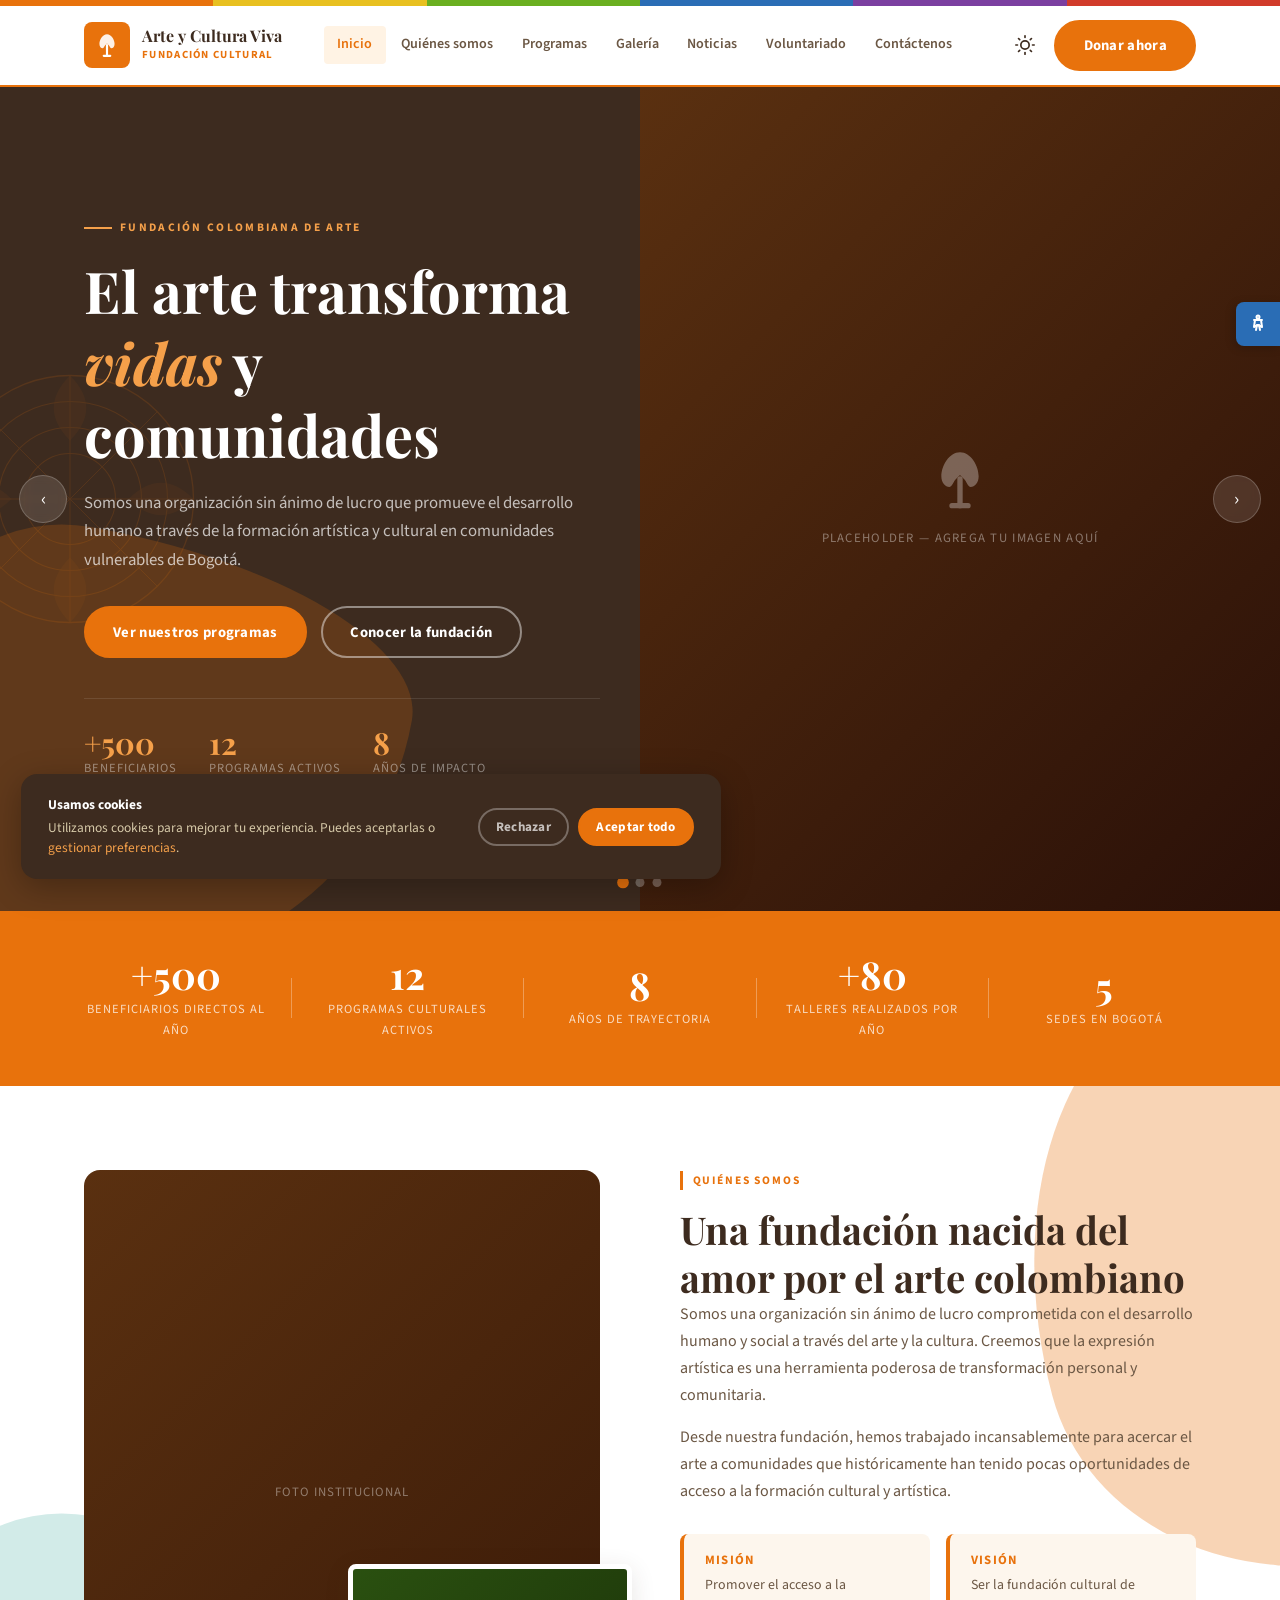
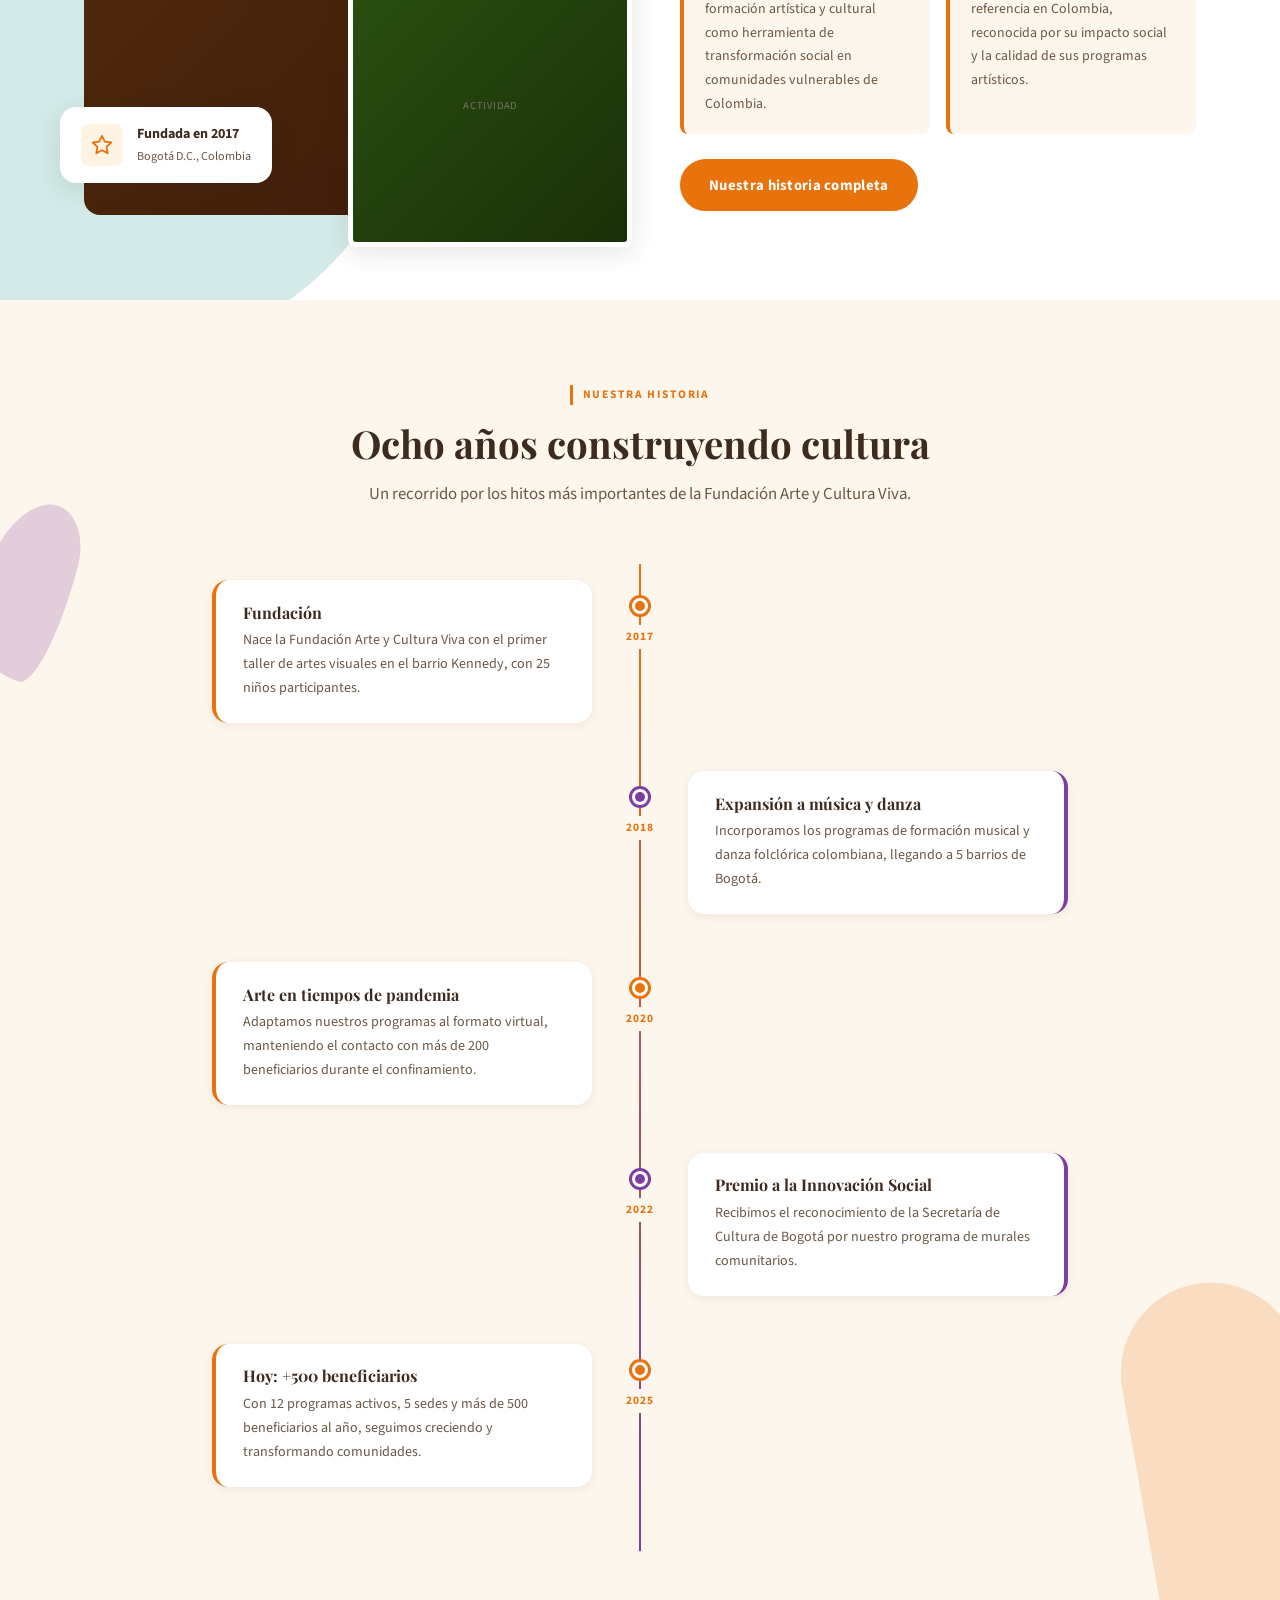
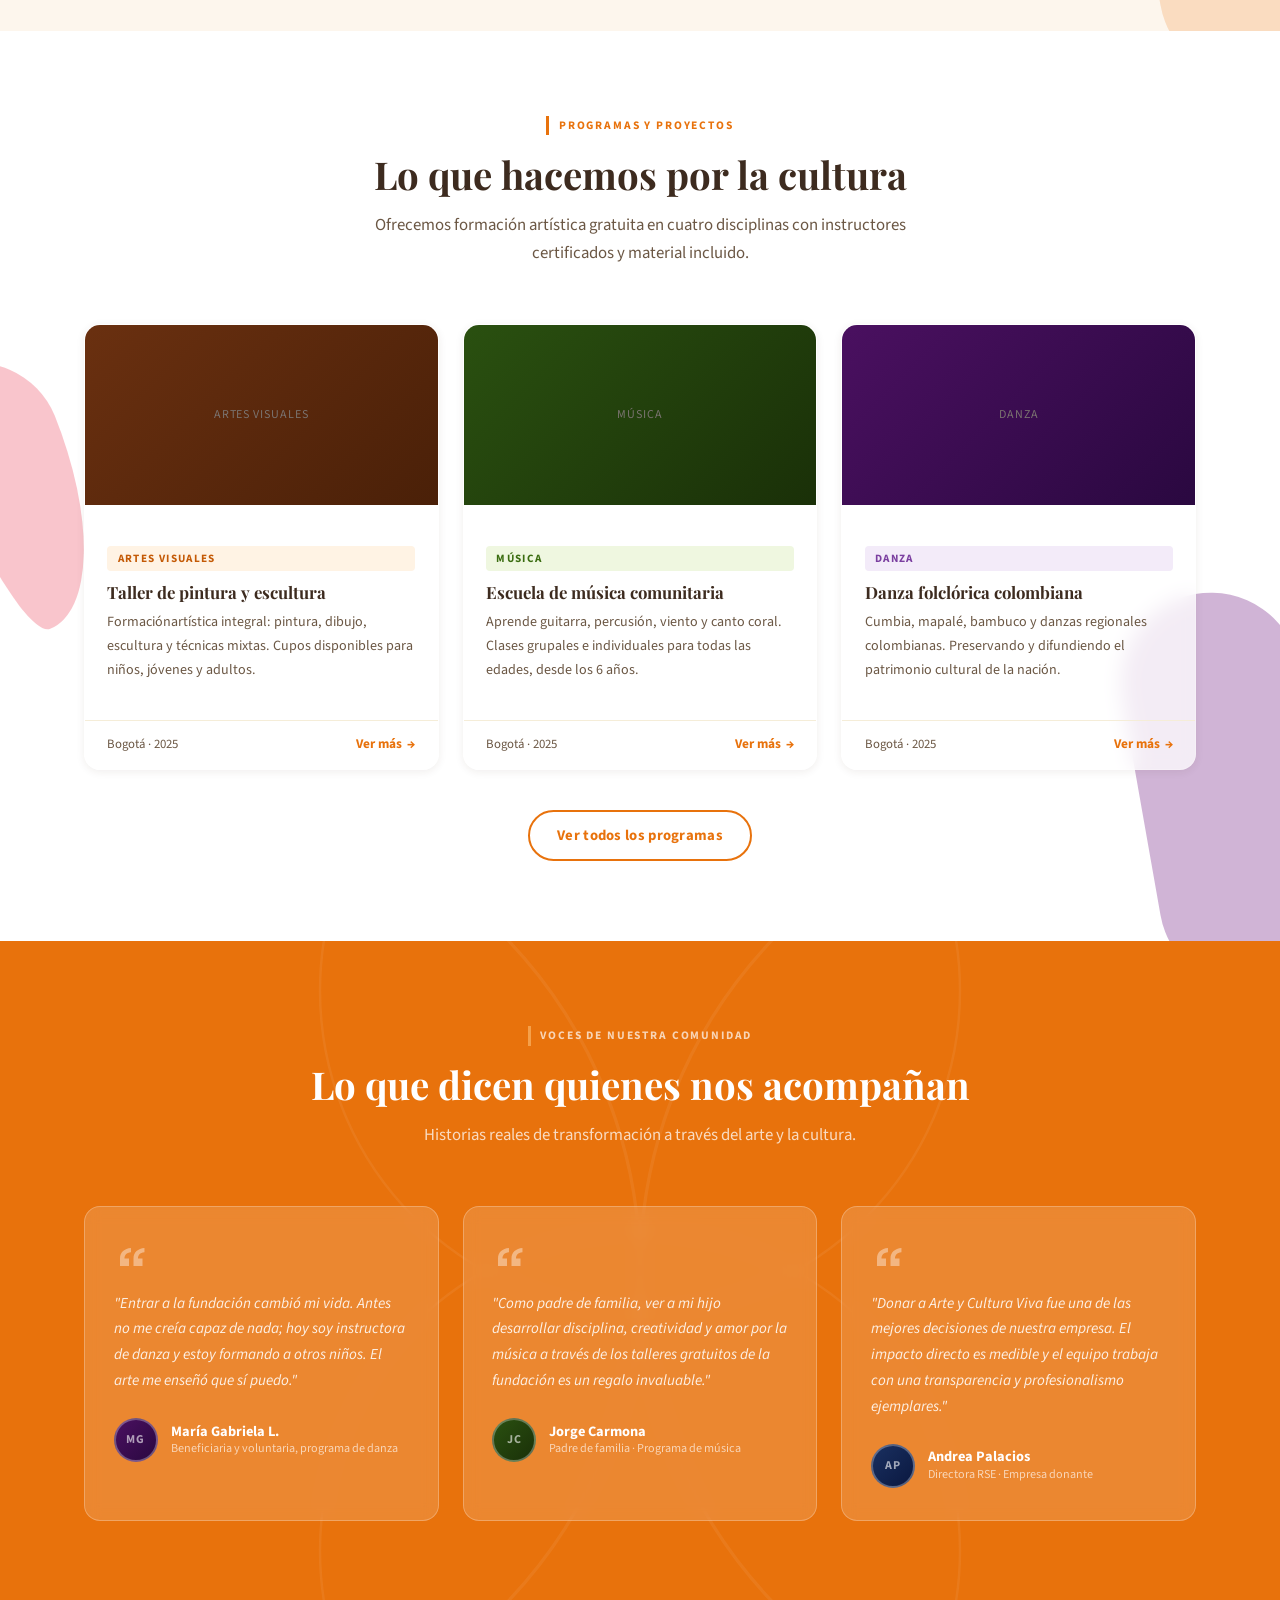
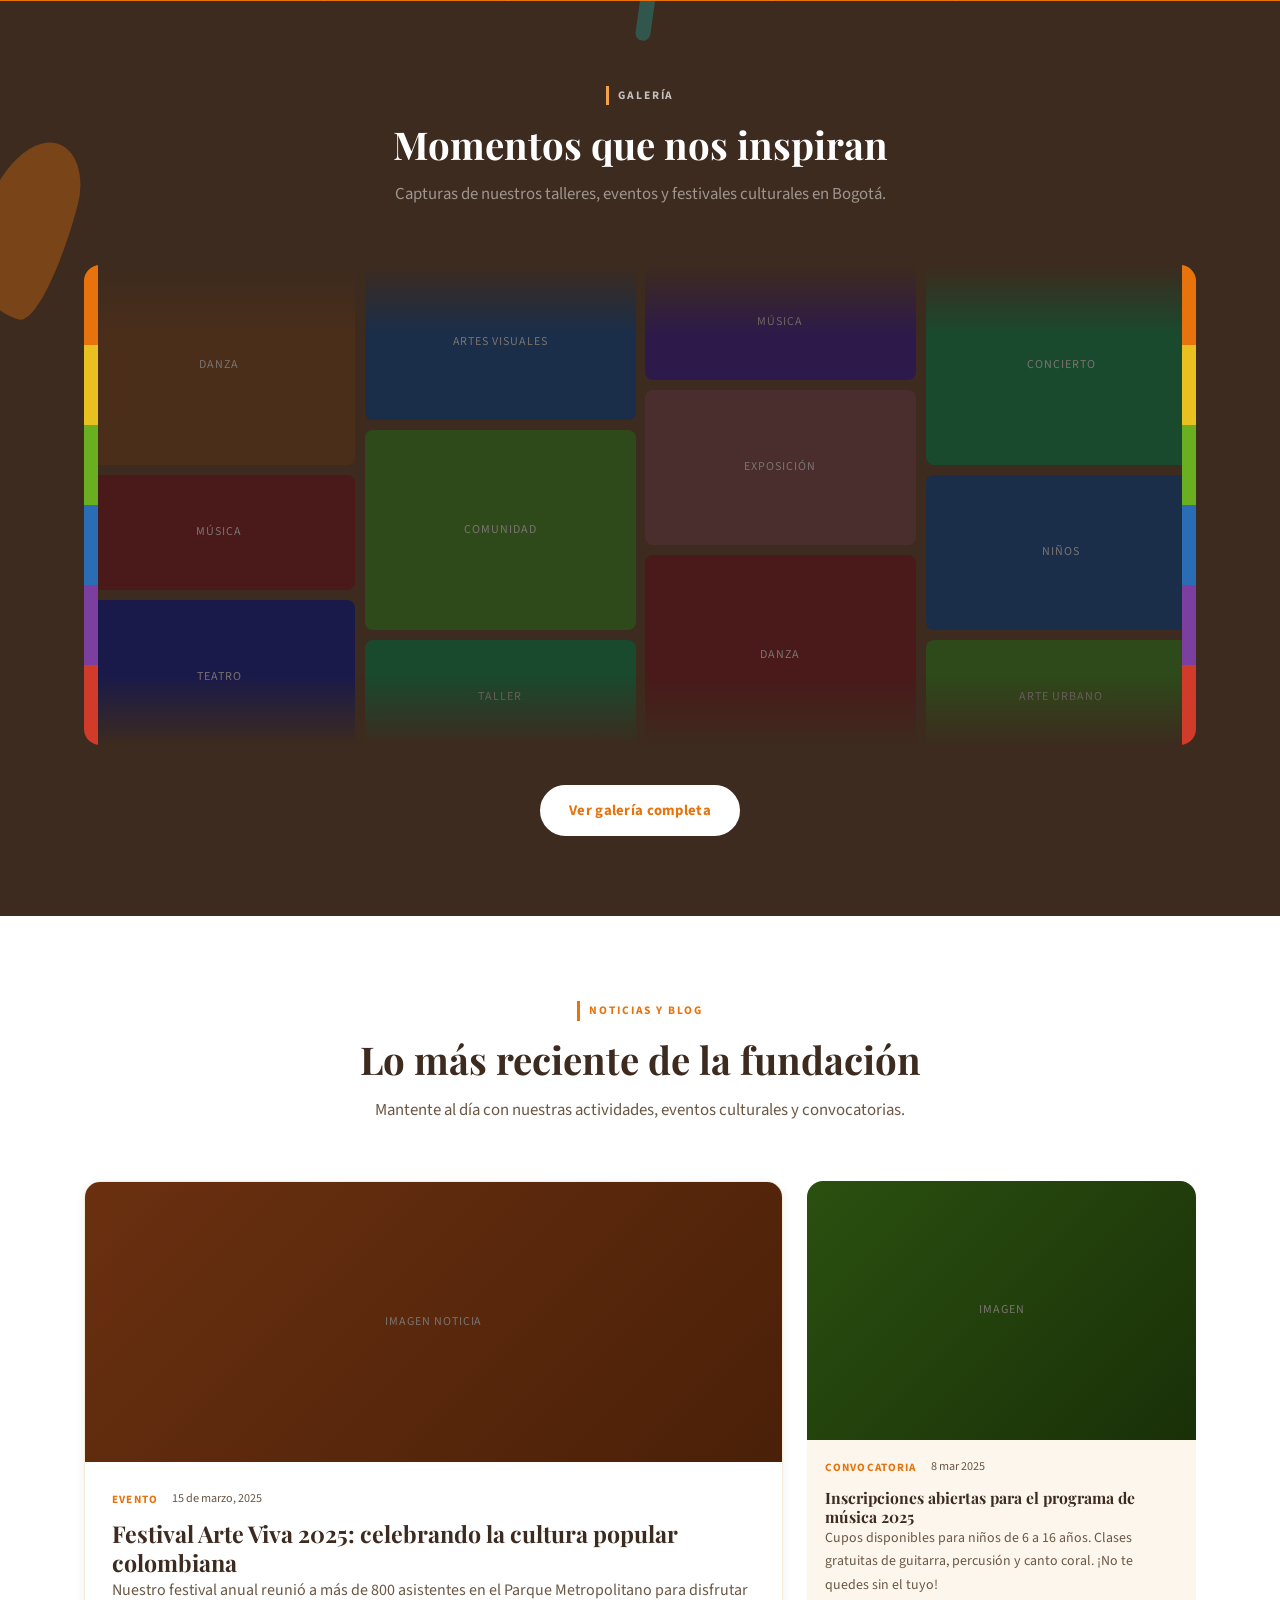
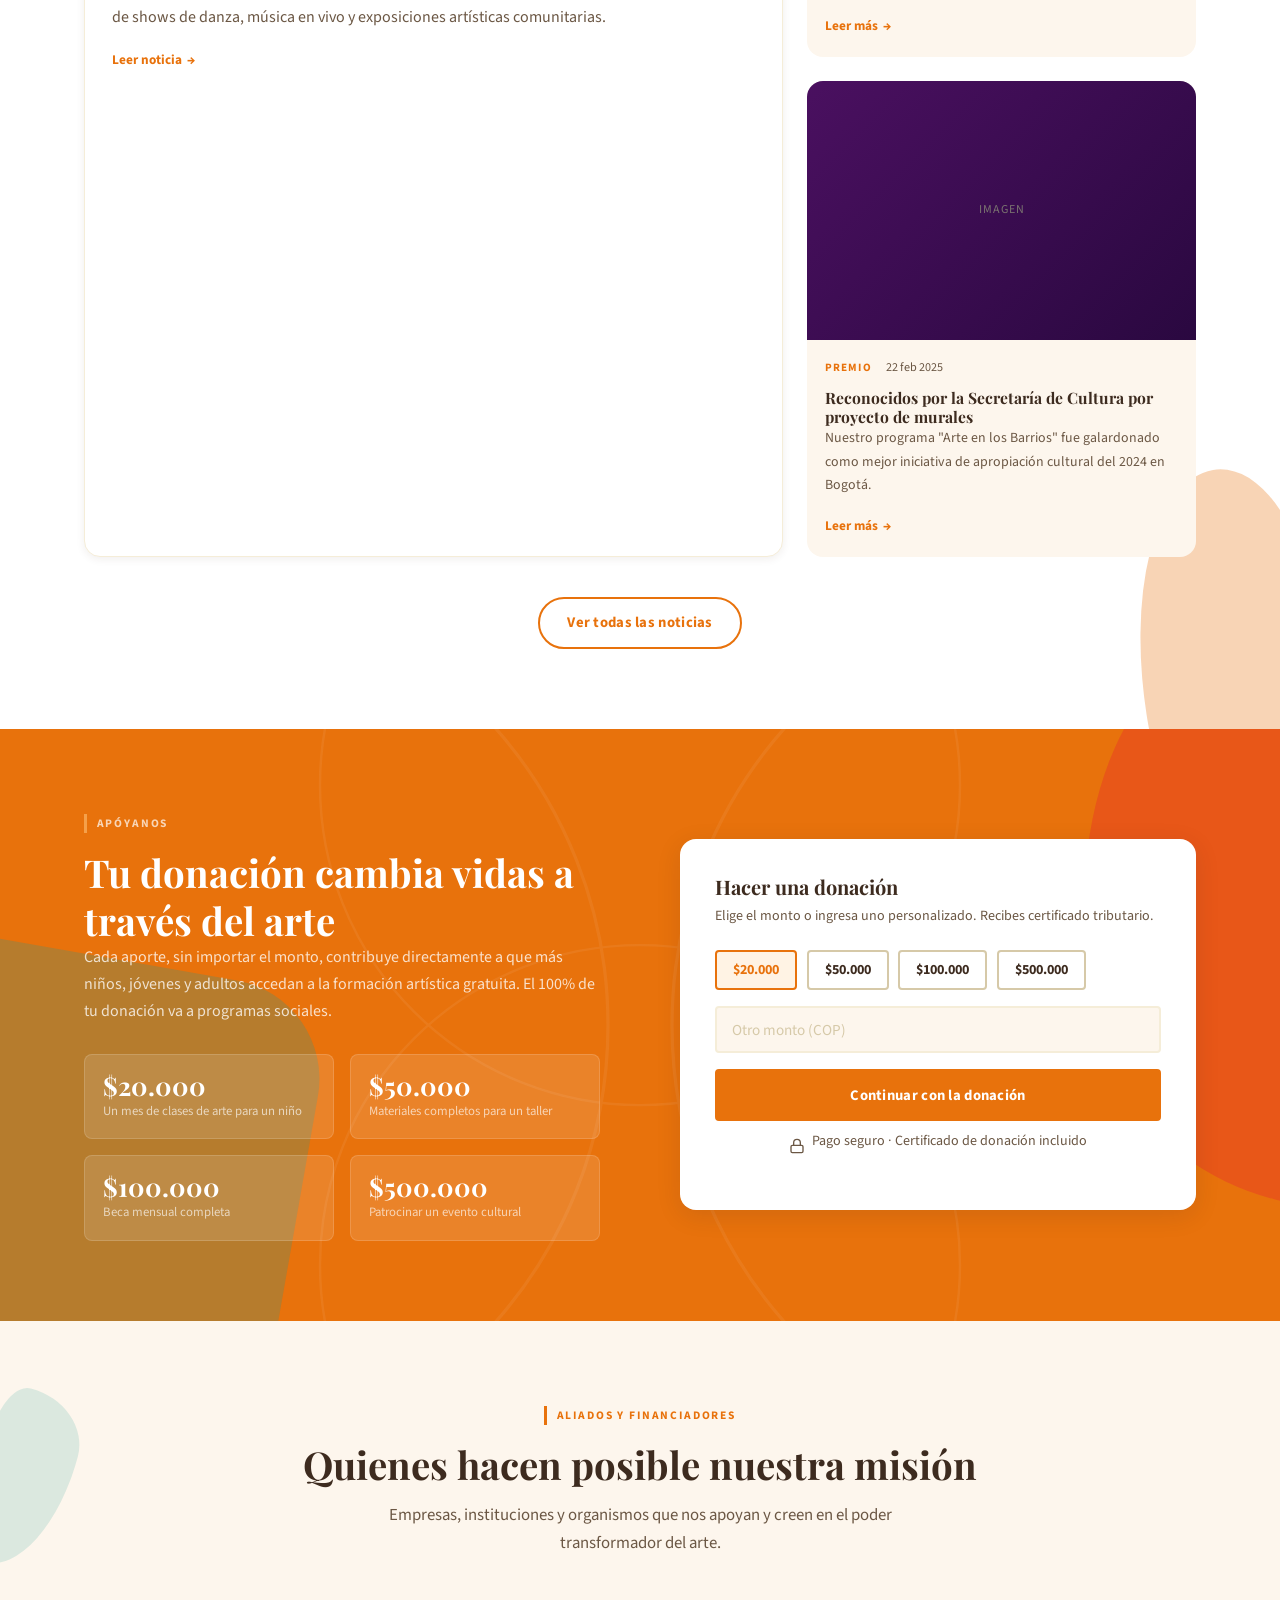
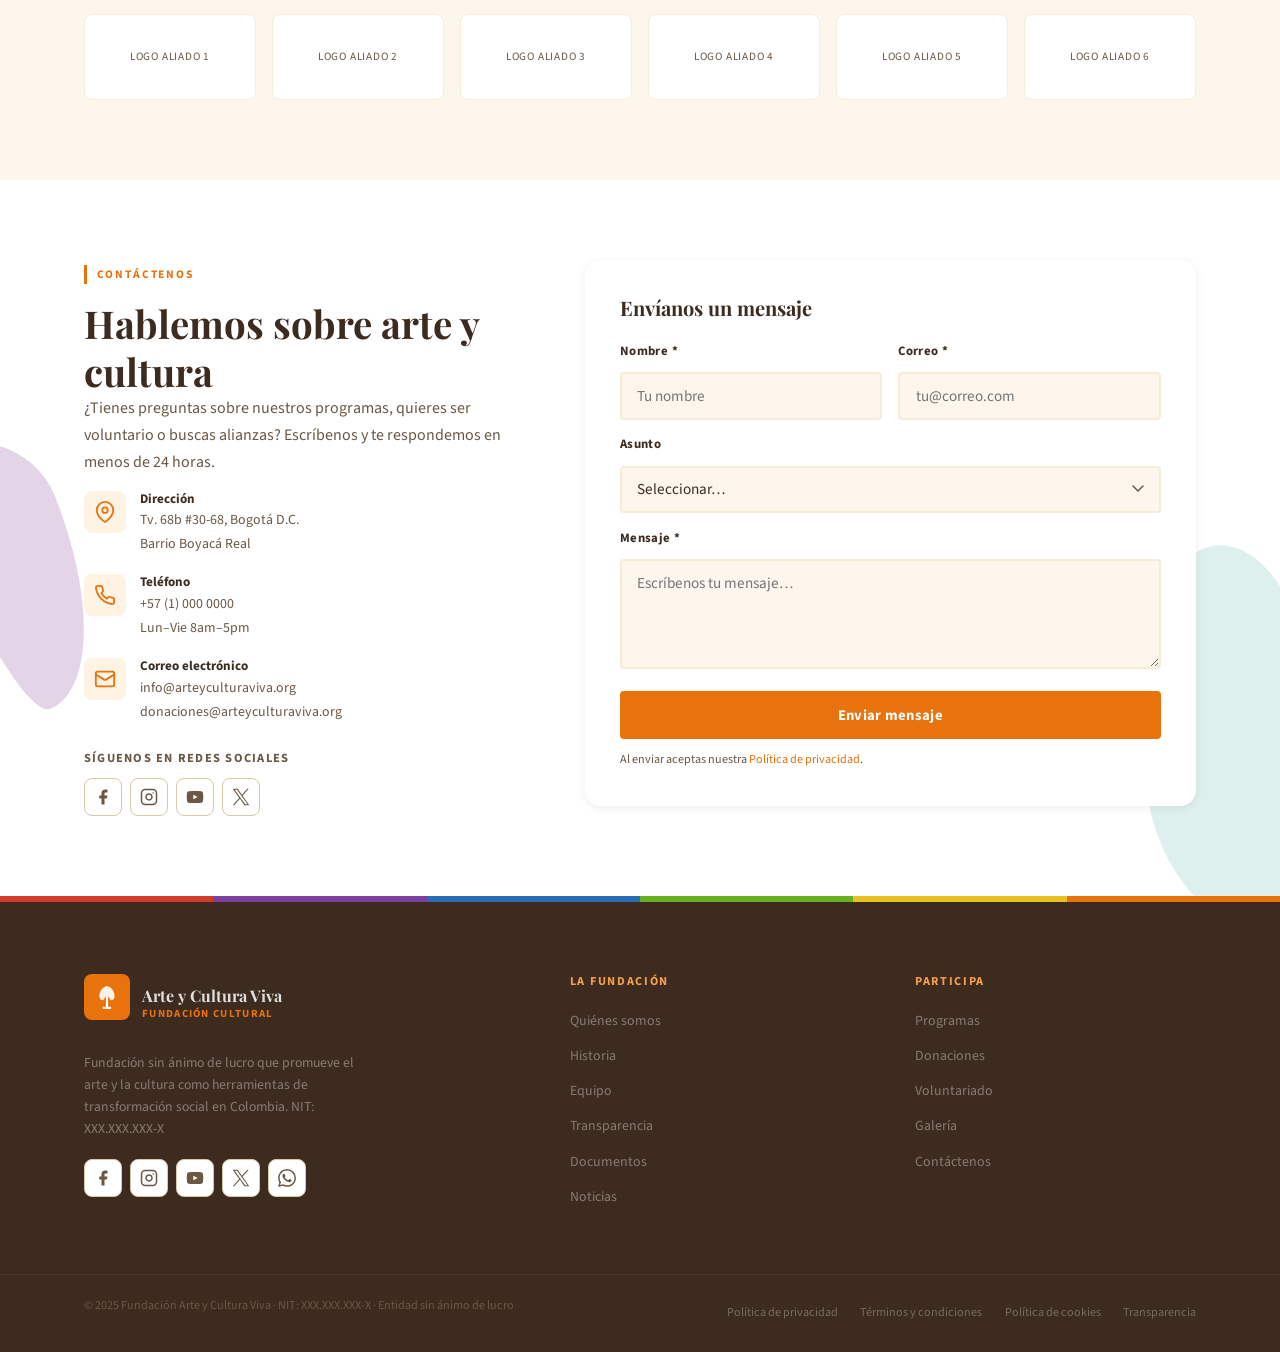
<file: index.html>
<!DOCTYPE html>
<html lang="es">

<head>
  <script>
    if (localStorage.getItem('tema_acv') === 'dark') {
      document.documentElement.setAttribute('data-theme', 'dark');
    }
  </script>
  <meta charset="UTF-8" />
  <meta name="viewport" content="width=device-width, initial-scale=1.0" />
  <meta name="description"
    content="Fundación Arte y Cultura Viva — Centro de formación artística que promueve el arte y la cultura como herramientas de transformación social en Colombia." />
  <meta property="og:title" content="Fundación Arte y Cultura Viva" />
  <meta property="og:description" content="Arte y cultura como motores de transformación social en Colombia." />
  <meta property="og:type" content="website" />
  <title>Inicio — Fundación Arte y Cultura Viva</title>
  <link rel="stylesheet" href="css/styles.css" />
  <link rel="stylesheet" href="css/accesibilidad.css" />
  <link rel="preconnect" href="https://fonts.googleapis.com">
  <link rel="preconnect" href="https://fonts.gstatic.com" crossorigin>
  <link
    href="https://fonts.googleapis.com/css2?family=Playfair+Display:ital,wght@0,400;0,700;1,400&family=Source+Sans+3:wght@400;600;700&display=swap"
    rel="stylesheet">
  <meta property="og:image" content="https://arteyculturaviva.org/img/og-image.jpg" />
  <meta property="og:url" content="https://arteyculturaviva.org/" />
  <meta name="twitter:card" content="summary_large_image" />
  <meta name="robots" content="index, follow" />
</head>

<body>

  <div id="nav-placeholder"></div>

  <main id="contenido-principal">

    <!-- ================================================
         HERO SLIDER (3 slides + auto-play + flechas)
         ================================================ -->
    <section class="hero-slider" aria-label="Presentación principal">

      <!-- Decoraciones mandala -->
      <svg class="hero-deco hero-deco-izq deco-rotar-lento" viewBox="0 0 200 200" aria-hidden="true">
        <circle cx="100" cy="100" r="95" fill="none" stroke="#E8720C" stroke-width="1" />
        <circle cx="100" cy="100" r="75" fill="none" stroke="#E8720C" stroke-width=".8" />
        <circle cx="100" cy="100" r="55" fill="none" stroke="#E8720C" stroke-width=".8" />
        <circle cx="100" cy="100" r="35" fill="none" stroke="#E8720C" stroke-width=".8" />
        <line x1="5" y1="100" x2="195" y2="100" stroke="#E8720C" stroke-width=".7" />
        <line x1="100" y1="5" x2="100" y2="195" stroke="#E8720C" stroke-width=".7" />
        <line x1="33" y1="33" x2="167" y2="167" stroke="#E8720C" stroke-width=".7" />
        <line x1="167" y1="33" x2="33" y2="167" stroke="#E8720C" stroke-width=".7" />
        <path d="M100 5 Q125 30 100 55 Q75 30 100 5Z" fill="#E8720C" opacity=".35" />
        <path d="M100 145 Q125 170 100 195 Q75 170 100 145Z" fill="#E8720C" opacity=".35" />
        <path d="M5 100 Q30 125 55 100 Q30 75 5 100Z" fill="#E8720C" opacity=".35" />
        <path d="M145 100 Q170 125 195 100 Q170 75 145 100Z" fill="#E8720C" opacity=".35" />
      </svg>
      <svg class="hero-deco hero-deco-der deco-rotar-inv" viewBox="0 0 200 200" aria-hidden="true">
        <circle cx="100" cy="100" r="95" fill="none" stroke="#E8720C" stroke-width="1" />
        <circle cx="100" cy="100" r="75" fill="none" stroke="#E8720C" stroke-width=".8" />
        <circle cx="100" cy="100" r="55" fill="none" stroke="#E8720C" stroke-width=".8" />
        <circle cx="100" cy="100" r="35" fill="none" stroke="#E8720C" stroke-width=".8" />
        <line x1="5" y1="100" x2="195" y2="100" stroke="#E8720C" stroke-width=".7" />
        <line x1="100" y1="5" x2="100" y2="195" stroke="#E8720C" stroke-width=".7" />
        <line x1="33" y1="33" x2="167" y2="167" stroke="#E8720C" stroke-width=".7" />
        <line x1="167" y1="33" x2="33" y2="167" stroke="#E8720C" stroke-width=".7" />
        <path d="M100 5 Q125 30 100 55 Q75 30 100 5Z" fill="#E8720C" opacity=".35" />
        <path d="M100 145 Q125 170 100 195 Q75 170 100 145Z" fill="#E8720C" opacity=".35" />
        <path d="M5 100 Q30 125 55 100 Q30 75 5 100Z" fill="#E8720C" opacity=".35" />
        <path d="M145 100 Q170 125 195 100 Q170 75 145 100Z" fill="#E8720C" opacity=".35" />
      </svg>

      <!-- Slide 1 -->
      <div class="slide activo" aria-label="Diapositiva 1 de 3">
        <div class="deco-forma forma-blob-1 bg-deco-rojo deco-tr-large" aria-hidden="true"
          style="opacity:0.25; right:-100px"></div>
        <div class="deco-forma forma-blob-2 bg-deco-naranja deco-bl-large" aria-hidden="true" style="opacity:0.2"></div>
        <div class="slide-contenido">
          <p class="slide-pretitulo">Fundación colombiana de arte</p>
          <h1>El arte transforma <em>vidas</em> y comunidades</h1>
          <p class="slide-desc">Somos una organización sin ánimo de lucro que promueve el desarrollo humano a través de
            la formación artística y cultural en comunidades vulnerables de Bogotá.</p>
          <div class="slide-btns">
            <a href="pages/programas.html" class="btn btn-primario">Ver nuestros programas</a>
            <a href="pages/quienes-somos.html" class="btn btn-blanco"
              style="background:transparent;border-color:rgba(255,255,255,.45);color:#fff">Conocer la fundación</a>
          </div>
          <div class="hero-stats" aria-label="Cifras de impacto">
            <div>
              <div class="stat-n">+500</div>
              <div class="stat-l">Beneficiarios</div>
            </div>
            <div>
              <div class="stat-n">12</div>
              <div class="stat-l">Programas activos</div>
            </div>
            <div>
              <div class="stat-n">8</div>
              <div class="stat-l">Años de impacto</div>
            </div>
          </div>
        </div>
        <div class="slide-imagen">
          <div class="img-ph" style="background:linear-gradient(135deg,#5a3010,#2a1008)">
            <div style="text-align:center">
              <svg viewBox="0 0 24 24" fill="none" width="64" height="64" style="opacity:.3;margin-bottom:.5rem">
                <path
                  d="M12 2C8 2 5 7 5 11c0 2.5 1.5 4 3 4 1 0 1.5-2 2.5-3s1.5-1.5 1.5-1.5 .5.5 1.5 1.5 1.5 3 2.5 3c1.5 0 3-1.5 3-4 0-4-3-9-7-9z"
                  fill="white" />
                <line x1="12" y1="12" x2="12" y2="22" stroke="white" stroke-width="2" stroke-linecap="round" />
                <line x1="9" y1="22" x2="15" y2="22" stroke="white" stroke-width="2" stroke-linecap="round" />
              </svg>
              <div style="color:rgba(255,255,255,.4);font-size:.8rem">Placeholder — agrega tu imagen aquí</div>
            </div>
          </div>
        </div>
      </div>

      <!-- Slide 2 -->
      <div class="slide" aria-label="Diapositiva 2 de 3">
        <div class="deco-forma forma-blob-2 bg-deco-morado deco-br-tall" aria-hidden="true"
          style="opacity:0.3; right:45%; bottom:-150px"></div>
        <div class="deco-forma forma-blob-1 bg-deco-verde deco-tl-small" aria-hidden="true"
          style="opacity:0.3; width:250px; height:250px; left:-50px"></div>
        <div class="slide-contenido">
          <p class="slide-pretitulo">Programas culturales</p>
          <h1>Danza, música, teatro y <em>artes visuales</em></h1>
          <p class="slide-desc">Ofrecemos talleres gratuitos en cuatro disciplinas artísticas con instructores
            certificados, material didáctico incluido y certificación de participación.</p>
          <div class="slide-btns">
            <a href="pages/programas.html" class="btn btn-primario">Explorar programas</a>
            <a href="pages/galeria.html" class="btn btn-blanco"
              style="background:transparent;border-color:rgba(255,255,255,.45);color:#fff">Ver galería</a>
          </div>
          <div class="hero-stats">
            <div>
              <div class="stat-n">4</div>
              <div class="stat-l">Disciplinas artísticas</div>
            </div>
            <div>
              <div class="stat-n">+80</div>
              <div class="stat-l">Talleres al año</div>
            </div>
            <div>
              <div class="stat-n">5</div>
              <div class="stat-l">Sedes en Bogotá</div>
            </div>
          </div>
        </div>
        <div class="slide-imagen">
          <div class="img-ph" style="background:linear-gradient(135deg,#1a3060,#0a1840)">
            <div style="text-align:center;color:rgba(255,255,255,.4);font-size:.8rem">Placeholder — imagen programas
            </div>
          </div>
        </div>
      </div>

      <!-- Slide 3 -->
      <div class="slide" aria-label="Diapositiva 3 de 3">
        <div class="deco-forma forma-blob-1 bg-deco-naranja deco-ml-medium" aria-hidden="true"
          style="opacity:0.25; width:280px; height:380px; left:-80px"></div>
        <div class="deco-forma forma-pill bg-deco-rojo deco-tc-pill" aria-hidden="true"
          style="opacity:0.25; transform:rotate(65deg); width:150px; height:350px"></div>
        <div class="slide-contenido">
          <p class="slide-pretitulo">Sé parte del cambio</p>
          <h1>Tu donación es <em>arte en acción</em></h1>
          <p class="slide-desc">Con tu apoyo podemos seguir transformando vidas a través de la cultura y las artes. El
            100% de tu donación va directamente a nuestros programas sociales.</p>
          <div class="slide-btns">
            <a href="pages/donaciones.html" class="btn btn-primario">Donar ahora</a>
            <a href="pages/voluntariado.html" class="btn btn-blanco"
              style="background:transparent;border-color:rgba(255,255,255,.45);color:#fff">Ser voluntario</a>
          </div>
          <div class="hero-stats">
            <div>
              <div class="stat-n">$0</div>
              <div class="stat-l">Mínimo para donar</div>
            </div>
            <div>
              <div class="stat-n">100%</div>
              <div class="stat-l">A programas sociales</div>
            </div>
            <div>
              <div class="stat-n">
                <svg viewBox="0 0 24 24" fill="none" stroke="currentColor" stroke-width="2.5" stroke-linecap="round"
                  stroke-linejoin="round" width="28" height="28">
                  <polyline points="20 6 9 17 4 12" />
                </svg>
              </div>
              <div class="stat-l">Certificado tributario</div>
            </div>
          </div>
        </div>
        <div class="slide-imagen">
          <div class="img-ph" style="background:linear-gradient(135deg,#2e4a1a,#1a2e0a)">
            <div style="text-align:center;color:rgba(255,255,255,.4);font-size:.8rem">Placeholder — imagen donaciones
            </div>
          </div>
        </div>
      </div>

      <!-- Controles del slider -->
      <button class="slider-flecha slider-flecha-izq" id="slider-izq" aria-label="Diapositiva anterior">&#8249;</button>
      <button class="slider-flecha slider-flecha-der" id="slider-der"
        aria-label="Siguiente diapositiva">&#8250;</button>
      <div class="slider-puntos" role="group" aria-label="Diapositivas">
        <button class="slider-punto activo" aria-label="Ir a diapositiva 1"></button>
        <button class="slider-punto" aria-label="Ir a diapositiva 2"></button>
        <button class="slider-punto" aria-label="Ir a diapositiva 3"></button>
      </div>
    </section>

    <!-- ================================================
         CIFRAS DE IMPACTO (BANDA)
         ================================================ -->
    <section class="banda-cifras" aria-label="Nuestro impacto en números">
      <div class="contenedor">
        <div class="banda-cifras-grid">
          <div class="banda-cifra reveal">
            <div class="banda-cifra-n">+500</div>
            <div class="banda-cifra-l">Beneficiarios directos al año</div>
          </div>
          <div class="banda-separador" aria-hidden="true"></div>
          <div class="banda-cifra reveal" style="transition-delay:.1s">
            <div class="banda-cifra-n">12</div>
            <div class="banda-cifra-l">Programas culturales activos</div>
          </div>
          <div class="banda-separador" aria-hidden="true"></div>
          <div class="banda-cifra reveal" style="transition-delay:.2s">
            <div class="banda-cifra-n">8</div>
            <div class="banda-cifra-l">Años de trayectoria</div>
          </div>
          <div class="banda-separador" aria-hidden="true"></div>
          <div class="banda-cifra reveal" style="transition-delay:.3s">
            <div class="banda-cifra-n">+80</div>
            <div class="banda-cifra-l">Talleres realizados por año</div>
          </div>
          <div class="banda-separador" aria-hidden="true"></div>
          <div class="banda-cifra reveal" style="transition-delay:.4s">
            <div class="banda-cifra-n">5</div>
            <div class="banda-cifra-l">Sedes en Bogotá</div>
          </div>
        </div>
      </div>
    </section>

    <!-- ================================================
         QUIÉNES SOMOS
         ================================================ -->
    <section class="seccion seccion-clara" id="quienes-somos" aria-labelledby="qs-titulo">
      <div class="deco-forma forma-blob-1 bg-deco-naranja deco-tr-large" aria-hidden="true" style="opacity:0.3"></div>
      <div class="deco-forma forma-blob-2 bg-deco-verde deco-bl-large" aria-hidden="true" style="opacity:0.2"></div>
      <div class="contenedor">
        <div class="qs-grid">
          <div class="qs-img-wrap reveal" aria-hidden="true">
            <div class="qs-img-principal img-ph" style="background:linear-gradient(135deg,#5a3010,#3a1a08)">
              <div style="text-align:center;color:rgba(255,255,255,.4);font-size:.8rem">Foto institucional</div>
            </div>
            <div class="qs-img-flotante img-ph"
              style="background:linear-gradient(135deg,#2a5010,#1a3008);font-size:.65rem">Actividad</div>
            <!-- Badge flotante -->
            <div class="hero-badge">
              <div class="badge-icono">
                <svg viewBox="0 0 24 24" fill="none" stroke="var(--naranja)" stroke-width="2" stroke-linecap="round"
                  stroke-linejoin="round" width="22" height="22">
                  <polygon
                    points="12 2 15.09 8.26 22 9.27 17 14.14 18.18 21.02 12 17.77 5.82 21.02 7 14.14 2 9.27 8.91 8.26 12 2" />
                </svg>
              </div>
              <div>
                <div class="badge-t">Fundada en 2017</div>
                <div class="badge-s">Bogotá D.C., Colombia</div>
              </div>
            </div>
          </div>
          <div class="reveal" style="transition-delay:.15s">
            <span class="etiqueta">Quiénes somos</span>
            <h2 id="qs-titulo">Una fundación nacida del amor por el arte colombiano</h2>
            <p>Somos una organización sin ánimo de lucro comprometida con el desarrollo humano y social a través del
              arte y la cultura. Creemos que la expresión artística es una herramienta poderosa de transformación
              personal y comunitaria.</p>
            <p>Desde nuestra fundación, hemos trabajado incansablemente para acercar el arte a comunidades que
              históricamente han tenido pocas oportunidades de acceso a la formación cultural y artística.</p>
            <div class="mv-grid">
              <div class="mv-card">
                <h4>Misión</h4>
                <p>Promover el acceso a la formación artística y cultural como herramienta de transformación social en
                  comunidades vulnerables de Colombia.</p>
              </div>
              <div class="mv-card">
                <h4>Visión</h4>
                <p>Ser la fundación cultural de referencia en Colombia, reconocida por su impacto social y la calidad de
                  sus programas artísticos.</p>
              </div>
            </div>
            <a href="pages/quienes-somos.html" class="btn btn-primario" style="margin-top:1.6rem">Nuestra historia
              completa</a>
          </div>
        </div>
      </div>
    </section>

    <!-- ================================================
         LÍNEA DE TIEMPO
         ================================================ -->
    <section class="seccion seccion-crema" aria-labelledby="timeline-titulo">
      <div class="deco-forma forma-blob-1 bg-deco-morado deco-tl-small" aria-hidden="true" style="opacity:0.2"></div>
      <div class="deco-forma forma-pill bg-deco-naranja deco-br-tall" aria-hidden="true" style="opacity:0.2"></div>
      <div class="contenedor">
        <div class="sec-encabezado reveal">
          <span class="etiqueta">Nuestra historia</span>
          <h2 id="timeline-titulo">Ocho años construyendo cultura</h2>
          <p>Un recorrido por los hitos más importantes de la Fundación Arte y Cultura Viva.</p>
        </div>
        <div class="timeline">
          <div class="timeline-item reveal">
            <div class="timeline-punto"></div>
            <div class="timeline-anio">2017</div>
            <div class="timeline-card">
              <h4>Fundación</h4>
              <p>Nace la Fundación Arte y Cultura Viva con el primer taller de artes visuales en el barrio Kennedy, con
                25 niños participantes.</p>
            </div>
          </div>
          <div class="timeline-item derecha reveal" style="transition-delay:.1s">
            <div class="timeline-punto"></div>
            <div class="timeline-anio">2018</div>
            <div class="timeline-card">
              <h4>Expansión a música y danza</h4>
              <p>Incorporamos los programas de formación musical y danza folclórica colombiana, llegando a 5 barrios de
                Bogotá.</p>
            </div>
          </div>
          <div class="timeline-item reveal" style="transition-delay:.2s">
            <div class="timeline-punto"></div>
            <div class="timeline-anio">2020</div>
            <div class="timeline-card">
              <h4>Arte en tiempos de pandemia</h4>
              <p>Adaptamos nuestros programas al formato virtual, manteniendo el contacto con más de 200 beneficiarios
                durante el confinamiento.</p>
            </div>
          </div>
          <div class="timeline-item derecha reveal" style="transition-delay:.3s">
            <div class="timeline-punto"></div>
            <div class="timeline-anio">2022</div>
            <div class="timeline-card">
              <h4>Premio a la Innovación Social</h4>
              <p>Recibimos el reconocimiento de la Secretaría de Cultura de Bogotá por nuestro programa de murales
                comunitarios.</p>
            </div>
          </div>
          <div class="timeline-item reveal" style="transition-delay:.4s">
            <div class="timeline-punto"></div>
            <div class="timeline-anio">2025</div>
            <div class="timeline-card">
              <h4>Hoy: +500 beneficiarios</h4>
              <p>Con 12 programas activos, 5 sedes y más de 500 beneficiarios al año, seguimos creciendo y transformando
                comunidades.</p>
            </div>
          </div>
        </div>
      </div>
    </section>

    <!-- ================================================
         PROGRAMAS
         ================================================ -->
    <section class="seccion seccion-clara" id="programas" aria-labelledby="prog-titulo">
      <div class="deco-forma forma-blob-2 bg-deco-rojo deco-ml-medium" aria-hidden="true" style="opacity:0.25"></div>
      <div class="deco-forma forma-pill bg-deco-morado deco-br-tall" aria-hidden="true" style="opacity:0.35"></div>
      <div class="contenedor">
        <div class="sec-encabezado reveal">
          <span class="etiqueta">Programas y proyectos</span>
          <h2 id="prog-titulo">Lo que hacemos por la cultura</h2>
          <p>Ofrecemos formación artística gratuita en cuatro disciplinas con instructores certificados y material
            incluido.</p>
        </div>
        <div class="programas-grid">
          <article class="programa-card reveal">
            <div class="programa-card-img">
              <div class="img-ph" style="height:180px;background:linear-gradient(135deg,#6a3010,#4a2008)">Artes visuales
              </div>
            </div>
            <div class="programa-card-body">
              <span class="prog-cat prog-cat-naranja">Artes visuales</span>
              <h3>Taller de pintura y escultura</h3>
              <p>Formaciónartística integral: pintura, dibujo, escultura y técnicas mixtas. Cupos disponibles para
                niños, jóvenes y adultos.</p>
            </div>
            <div class="programa-footer"><span>Bogotá · 2025</span><a href="pages/programas.html" class="enlace-mas">Ver
                más</a></div>
          </article>
          <article class="programa-card reveal" style="transition-delay:.12s">
            <div class="programa-card-img">
              <div class="img-ph" style="height:180px;background:linear-gradient(135deg,#2a5010,#1a3008)">Música</div>
            </div>
            <div class="programa-card-body">
              <span class="prog-cat prog-cat-verde">Música</span>
              <h3>Escuela de música comunitaria</h3>
              <p>Aprende guitarra, percusión, viento y canto coral. Clases grupales e individuales para todas las
                edades, desde los 6 años.</p>
            </div>
            <div class="programa-footer"><span>Bogotá · 2025</span><a href="pages/programas.html" class="enlace-mas">Ver
                más</a></div>
          </article>
          <article class="programa-card reveal" style="transition-delay:.24s">
            <div class="programa-card-img">
              <div class="img-ph" style="height:180px;background:linear-gradient(135deg,#4a1060,#2a0840)">Danza</div>
            </div>
            <div class="programa-card-body">
              <span class="prog-cat prog-cat-morado">Danza</span>
              <h3>Danza folclórica colombiana</h3>
              <p>Cumbia, mapalé, bambuco y danzas regionales colombianas. Preservando y difundiendo el patrimonio
                cultural de la nación.</p>
            </div>
            <div class="programa-footer"><span>Bogotá · 2025</span><a href="pages/programas.html" class="enlace-mas">Ver
                más</a></div>
          </article>
        </div>
        <div style="text-align:center;margin-top:2.5rem">
          <a href="pages/programas.html" class="btn btn-contorno">Ver todos los programas</a>
        </div>
      </div>
    </section>

    <!-- ================================================
         TESTIMONIOS
         ================================================ -->
    <section class="seccion seccion-naranja testimonios-seccion" aria-labelledby="test-titulo"
      style="position:relative;overflow:hidden">
      <svg style="position:absolute;inset:0;width:100%;height:100%;opacity:.06;pointer-events:none"
        viewBox="0 0 800 450" preserveAspectRatio="xMidYMid slice" aria-hidden="true">
        <circle cx="100" cy="225" r="300" fill="none" stroke="#fff" stroke-width="2" />
        <circle cx="700" cy="225" r="300" fill="none" stroke="#fff" stroke-width="2" />
        <circle cx="400" cy="50" r="200" fill="none" stroke="#fff" stroke-width="1.5" />
        <circle cx="400" cy="400" r="200" fill="none" stroke="#fff" stroke-width="1.5" />
      </svg>
      <div class="contenedor">
        <div class="sec-encabezado reveal">
          <span class="etiqueta etiqueta-blanca">Voces de nuestra comunidad</span>
          <h2 id="test-titulo" style="color:#fff">Lo que dicen quienes nos acompañan</h2>
          <p style="color:rgba(255,255,255,.75)">Historias reales de transformación a través del arte y la cultura.</p>
        </div>
        <div class="testimonios-grid-home">
          <div class="testimonio-h-card reveal">
            <svg class="testimonio-comilla" viewBox="0 0 24 24" fill="currentColor" width="36" height="36"
              aria-hidden="true">
              <path
                d="M11.3 6C7 6.4 4 8.7 4 13v5h6v-5H7c0-2.1 1.2-3.8 4.3-4.1V6zm9 0C16 6.4 13 8.7 13 13v5h6v-5h-3c0-2.1 1.2-3.8 4.3-4.1V6z" />
            </svg>
            <p class="testimonio-h-texto">"Entrar a la fundación cambió mi vida. Antes no me creía capaz de nada; hoy
              soy instructora de danza y estoy formando a otros niños. El arte me enseñó que sí puedo."</p>
            <div class="testimonio-h-autor">
              <div class="testimonio-h-avatar img-ph" style="background:linear-gradient(135deg,#4a1060,#2a0840)">MG
              </div>
              <div>
                <div class="testimonio-h-nombre">María Gabriela L.</div>
                <div class="testimonio-h-rol">Beneficiaria y voluntaria, programa de danza</div>
              </div>
            </div>
          </div>
          <div class="testimonio-h-card reveal" style="transition-delay:.12s">
            <svg class="testimonio-comilla" viewBox="0 0 24 24" fill="currentColor" width="36" height="36"
              aria-hidden="true">
              <path
                d="M11.3 6C7 6.4 4 8.7 4 13v5h6v-5H7c0-2.1 1.2-3.8 4.3-4.1V6zm9 0C16 6.4 13 8.7 13 13v5h6v-5h-3c0-2.1 1.2-3.8 4.3-4.1V6z" />
            </svg>
            <p class="testimonio-h-texto">"Como padre de familia, ver a mi hijo desarrollar disciplina, creatividad y
              amor por la música a través de los talleres gratuitos de la fundación es un regalo invaluable."</p>
            <div class="testimonio-h-autor">
              <div class="testimonio-h-avatar img-ph" style="background:linear-gradient(135deg,#2a5010,#1a3008)">JC
              </div>
              <div>
                <div class="testimonio-h-nombre">Jorge Carmona</div>
                <div class="testimonio-h-rol">Padre de familia · Programa de música</div>
              </div>
            </div>
          </div>
          <div class="testimonio-h-card reveal" style="transition-delay:.24s">
            <svg class="testimonio-comilla" viewBox="0 0 24 24" fill="currentColor" width="36" height="36"
              aria-hidden="true">
              <path
                d="M11.3 6C7 6.4 4 8.7 4 13v5h6v-5H7c0-2.1 1.2-3.8 4.3-4.1V6zm9 0C16 6.4 13 8.7 13 13v5h6v-5h-3c0-2.1 1.2-3.8 4.3-4.1V6z" />
            </svg>
            <p class="testimonio-h-texto">"Donar a Arte y Cultura Viva fue una de las mejores decisiones de nuestra
              empresa. El impacto directo es medible y el equipo trabaja con una transparencia y profesionalismo
              ejemplares."</p>
            <div class="testimonio-h-autor">
              <div class="testimonio-h-avatar img-ph" style="background:linear-gradient(135deg,#1a3060,#0a1840)">AP
              </div>
              <div>
                <div class="testimonio-h-nombre">Andrea Palacios</div>
                <div class="testimonio-h-rol">Directora RSE · Empresa donante</div>
              </div>
            </div>
          </div>
        </div>
      </div>
    </section>

    <!-- ================================================
         GALERÍA ANIMADA
         ================================================ -->
    <section class="seccion seccion-oscura" id="galeria" aria-labelledby="gal-titulo">
      <div class="deco-forma forma-blob-1 bg-deco-naranja deco-tl-small" aria-hidden="true" style="opacity:0.35"></div>
      <div class="deco-forma forma-pill bg-deco-verde deco-tc-pill" aria-hidden="true" style="opacity:0.4"></div>
      <div class="contenedor">
        <div class="sec-encabezado reveal">
          <span class="etiqueta etiqueta-blanca">Galería</span>
          <h2 id="gal-titulo" style="color:#fff">Momentos que nos inspiran</h2>
          <p style="color:rgba(255,255,255,.5)">Capturas de nuestros talleres, eventos y festivales culturales en
            Bogotá.
          </p>
        </div>
        <div class="galeria-columnas-wrap reveal">
          <!-- Franjas laterales decorativas -->
          <div class="galeria-deco-lat izq" aria-hidden="true">
            <span style="background:#E8720C"></span>
            <span style="background:#E8C020"></span>
            <span style="background:#6AAF20"></span>
            <span style="background:#2A6DB5"></span>
            <span style="background:#7B3FA0"></span>
            <span style="background:#D13B2A"></span>
          </div>
          <div class="galeria-deco-lat der" aria-hidden="true">
            <span style="background:#E8720C"></span>
            <span style="background:#E8C020"></span>
            <span style="background:#6AAF20"></span>
            <span style="background:#2A6DB5"></span>
            <span style="background:#7B3FA0"></span>
            <span style="background:#D13B2A"></span>
          </div>
          <div class="galeria-fade-top"></div>
          <div class="galeria-fade-bot"></div>
          <div class="galeria-columnas" aria-label="Galería de imágenes en movimiento">
            <!-- Col 1: sube -->
            <div class="gal-col sube">
              <div class="gal-item tall">
                <div class="img-ph" style="height:200px;background:#4a2e1a">Danza</div>
                <div class="gal-overlay"><span>Taller de danza folclórica</span></div>
              </div>
              <div class="gal-item short">
                <div class="img-ph" style="height:115px;background:#4a1a1a">Música</div>
                <div class="gal-overlay"><span>Concierto comunitario</span></div>
              </div>
              <div class="gal-item medium">
                <div class="img-ph" style="height:155px;background:#1a1a4a">Teatro</div>
                <div class="gal-overlay"><span>Presentación teatral</span></div>
              </div>
              <!-- duplicado para bucle continuo -->
              <div class="gal-item tall">
                <div class="img-ph" style="height:200px;background:#4a2e1a">Danza</div>
                <div class="gal-overlay"><span>Taller de danza folclórica</span></div>
              </div>
              <div class="gal-item short">
                <div class="img-ph" style="height:115px;background:#4a1a1a">Música</div>
              </div>
              <div class="gal-item medium">
                <div class="img-ph" style="height:155px;background:#1a1a4a">Teatro</div>
              </div>
            </div>
            <!-- Col 2: baja lento -->
            <div class="gal-col baja lento">
              <div class="gal-item medium">
                <div class="img-ph" style="height:155px;background:#1a2e4a">Artes visuales</div>
                <div class="gal-overlay"><span>Exposición itinerante</span></div>
              </div>
              <div class="gal-item tall">
                <div class="img-ph" style="height:200px;background:#2e4a1a">Comunidad</div>
                <div class="gal-overlay"><span>Festival Arte Viva 2024</span></div>
              </div>
              <div class="gal-item short">
                <div class="img-ph" style="height:115px;background:#1a4a2e">Taller</div>
              </div>
              <div class="gal-item medium">
                <div class="img-ph" style="height:155px;background:#1a2e4a">Artes visuales</div>
              </div>
              <div class="gal-item tall">
                <div class="img-ph" style="height:200px;background:#2e4a1a">Comunidad</div>
                <div class="gal-overlay"><span>Festival Arte Viva 2024</span></div>
              </div>
              <div class="gal-item short">
                <div class="img-ph" style="height:115px;background:#1a4a2e">Taller</div>
              </div>
            </div>
            <!-- Col 3: sube lento -->
            <div class="gal-col sube lento">
              <div class="gal-item short">
                <div class="img-ph" style="height:115px;background:#2e1a4a">Música</div>
              </div>
              <div class="gal-item medium">
                <div class="img-ph" style="height:155px;background:#4a2e2e">Exposición</div>
                <div class="gal-overlay"><span>Muestra colectiva</span></div>
              </div>
              <div class="gal-item tall">
                <div class="img-ph" style="height:200px;background:#4a1a1a">Danza</div>
                <div class="gal-overlay"><span>Gala de danza folclórica</span></div>
              </div>
              <div class="gal-item short">
                <div class="img-ph" style="height:115px;background:#2e1a4a">Música</div>
              </div>
              <div class="gal-item medium">
                <div class="img-ph" style="height:155px;background:#4a2e2e">Exposición</div>
              </div>
              <div class="gal-item tall">
                <div class="img-ph" style="height:200px;background:#4a1a1a">Danza</div>
              </div>
            </div>
            <!-- Col 4: baja -->
            <div class="gal-col baja">
              <div class="gal-item tall">
                <div class="img-ph" style="height:200px;background:#1a4a2e">Concierto</div>
                <div class="gal-overlay"><span>Concierto en el parque</span></div>
              </div>
              <div class="gal-item medium">
                <div class="img-ph" style="height:155px;background:#1a2e4a">Niños</div>
                <div class="gal-overlay"><span>Programa infantil</span></div>
              </div>
              <div class="gal-item short">
                <div class="img-ph" style="height:115px;background:#2e4a1a">Arte urbano</div>
              </div>
              <div class="gal-item tall">
                <div class="img-ph" style="height:200px;background:#1a4a2e">Concierto</div>
              </div>
              <div class="gal-item medium">
                <div class="img-ph" style="height:155px;background:#1a2e4a">Niños</div>
              </div>
              <div class="gal-item short">
                <div class="img-ph" style="height:115px;background:#2e4a1a">Arte urbano</div>
              </div>
            </div>
          </div>
        </div>
        <div style="text-align:center;margin-top:2.5rem">
          <a href="pages/galeria.html" class="btn btn-blanco">Ver galería completa</a>
        </div>
      </div>
    </section>

    <!-- ================================================
         NOTICIAS lorem
         ================================================ -->
    <section class="seccion seccion-clara" id="noticias" aria-labelledby="not-titulo">
      <div class="deco-forma forma-blob-2 bg-deco-morado deco-mid-left" aria-hidden="true"
        style="opacity:0.25; top:20%"></div>
      <div class="deco-forma forma-blob-1 bg-deco-naranja deco-br-tall" aria-hidden="true"
        style="opacity:0.3; bottom:-10%"></div>
      <div class="contenedor">
        <div class="sec-encabezado reveal">
          <span class="etiqueta">Noticias y blog</span>
          <h2 id="not-titulo">Lo más reciente de la fundación</h2>
          <p>Mantente al día con nuestras actividades, eventos culturales y convocatorias.</p>
        </div>
        <div class="noticias-grid">
          <article class="noticia-destacada reveal">
            <div class="noticia-img">
              <div class="img-ph" style="background:linear-gradient(135deg,#6a3010,#4a2008)">Imagen noticia</div>
            </div>
            <div class="noticia-body">
              <div class="noticia-meta"><span class="noticia-cat">Evento</span><time class="noticia-fecha"
                  datetime="2025-03-15">15 de marzo, 2025</time></div>
              <h3>Festival Arte Viva 2025: celebrando la cultura popular colombiana</h3>
              <p>Nuestro festival anual reunió a más de 800 asistentes en el Parque Metropolitano para disfrutar de
                shows de danza, música en vivo y exposiciones artísticas comunitarias.</p>
              <a href="pages/noticias.html" class="enlace-mas">Leer noticia</a>
            </div>
          </article>
          <article class="noticia-pequeña reveal" style="transition-delay:.12s">
            <div class="noticia-img">
              <div class="img-ph" style="background:linear-gradient(135deg,#2a5010,#1a3008)">Imagen</div>
            </div>
            <div class="noticia-body">
              <div class="noticia-meta"><span class="noticia-cat">Convocatoria</span><time class="noticia-fecha"
                  datetime="2025-03-08">8 mar 2025</time></div>
              <h3>Inscripciones abiertas para el programa de música 2025</h3>
              <p style="font-size:.87rem">Cupos disponibles para niños de 6 a 16 años. Clases gratuitas de guitarra,
                percusión y canto coral. ¡No te quedes sin el tuyo!</p>
              <a href="pages/noticias.html" class="enlace-mas">Leer más</a>
            </div>
          </article>
          <article class="noticia-pequeña reveal" style="transition-delay:.24s">
            <div class="noticia-img">
              <div class="img-ph" style="background:linear-gradient(135deg,#4a1060,#2a0840)">Imagen</div>
            </div>
            <div class="noticia-body">
              <div class="noticia-meta"><span class="noticia-cat">Premio</span><time class="noticia-fecha"
                  datetime="2025-02-22">22 feb 2025</time></div>
              <h3>Reconocidos por la Secretaría de Cultura por proyecto de murales</h3>
              <p style="font-size:.87rem">Nuestro programa "Arte en los Barrios" fue galardonado como mejor iniciativa
                de apropiación cultural del 2024 en Bogotá.</p>
              <a href="pages/noticias.html" class="enlace-mas">Leer más</a>
            </div>
          </article>
        </div>
        <div style="text-align:center;margin-top:2.5rem">
          <a href="pages/noticias.html" class="btn btn-contorno">Ver todas las noticias</a>
        </div>
      </div>
    </section>

    <!-- ================================================
         DONACIONES
         ================================================ -->
    <section class="seccion seccion-naranja" id="donaciones" aria-labelledby="don-titulo"
      style="position:relative;overflow:hidden">
      <div class="deco-forma forma-blob-1 bg-deco-rojo deco-tr-large" aria-hidden="true"
        style="opacity:0.3; right:-200px"></div>
      <div class="deco-forma forma-pill bg-deco-verde deco-bl-large" aria-hidden="true"
        style="opacity:0.25; left:-200px"></div>
      <svg style="position:absolute;inset:0;width:100%;height:100%;opacity:.06;pointer-events:none"
        viewBox="0 0 800 400" preserveAspectRatio="xMidYMid slice" aria-hidden="true">
        <circle cx="100" cy="200" r="280" fill="none" stroke="#fff" stroke-width="2" />
        <circle cx="700" cy="200" r="280" fill="none" stroke="#fff" stroke-width="2" />
        <circle cx="400" cy="50" r="200" fill="none" stroke="#fff" stroke-width="1.5" />
        <circle cx="400" cy="350" r="200" fill="none" stroke="#fff" stroke-width="1.5" />
      </svg>
      <div class="contenedor">
        <div class="donaciones-grid">
          <div class="reveal">
            <span class="etiqueta etiqueta-blanca">Apóyanos</span>
            <h2 id="don-titulo" style="color:#fff">Tu donación cambia vidas a través del arte</h2>
            <p style="color:rgba(255,255,255,.78)">Cada aporte, sin importar el monto, contribuye directamente a que más
              niños, jóvenes y adultos accedan a la formación artística gratuita. El 100% de tu donación va a programas
              sociales.</p>
            <div class="don-impacto">
              <div class="don-item">
                <div class="don-num">$20.000</div>
                <div class="don-txt">Un mes de clases de arte para un niño</div>
              </div>
              <div class="don-item">
                <div class="don-num">$50.000</div>
                <div class="don-txt">Materiales completos para un taller</div>
              </div>
              <div class="don-item">
                <div class="don-num">$100.000</div>
                <div class="don-txt">Beca mensual completa</div>
              </div>
              <div class="don-item">
                <div class="don-num">$500.000</div>
                <div class="don-txt">Patrocinar un evento cultural</div>
              </div>
            </div>
          </div>
          <div class="don-form-card reveal" style="transition-delay:.15s">
            <h3>Hacer una donación</h3>
            <p>Elige el monto o ingresa uno personalizado. Recibes certificado tributario.</p>
            <div class="montos-rapidos" role="group" aria-label="Montos sugeridos">
              <button class="monto-btn activo" type="button">$20.000</button>
              <button class="monto-btn" type="button">$50.000</button>
              <button class="monto-btn" type="button">$100.000</button>
              <button class="monto-btn" type="button">$500.000</button>
            </div>
            <input type="number" id="monto-otro" class="campo-base" placeholder="Otro monto (COP)"
              aria-label="Ingresar otro monto" />
            <a href="pages/donaciones.html" class="btn btn-primario"
              style="width:100%;text-align:center;display:block;border-radius:4px">Continuar con la donación</a>
            <p class="texto-seguro">
              <svg viewBox="0 0 24 24" fill="none" stroke="currentColor" stroke-width="2" stroke-linecap="round"
                stroke-linejoin="round" width="16" height="16" style="vertical-align:bottom;margin-right:4px">
                <rect width="18" height="11" x="3" y="11" rx="2" ry="2"></rect>
                <path d="M7 11V7a5 5 0 0 1 10 0v4"></path>
              </svg>
              Pago seguro · Certificado de donación incluido
            </p>
          </div>
        </div>
      </div>
    </section>

    <!-- ================================================
         ALIADOS / PARTNERS
         ================================================ -->
    <section class="seccion seccion-crema" aria-labelledby="aliados-titulo">
      <div class="deco-forma forma-blob-2 bg-deco-verde deco-tl-small" aria-hidden="true" style="opacity:0.15"></div>
      <div class="contenedor">
        <div class="sec-encabezado reveal">
          <span class="etiqueta">Aliados y financiadores</span>
          <h2 id="aliados-titulo">Quienes hacen posible nuestra misión</h2>
          <p>Empresas, instituciones y organismos que nos apoyan y creen en el poder transformador del arte.</p>
        </div>
        <div class="aliados-grid-home">
          <div class="aliado-logo-home reveal">
            <div style="font-size:.7rem;color:var(--cafe-suave);text-transform:uppercase;letter-spacing:.07em">Logo
              aliado 1</div>
          </div>
          <div class="aliado-logo-home reveal" style="transition-delay:.08s">
            <div style="font-size:.7rem;color:var(--cafe-suave);text-transform:uppercase;letter-spacing:.07em">Logo
              aliado 2</div>
          </div>
          <div class="aliado-logo-home reveal" style="transition-delay:.16s">
            <div style="font-size:.7rem;color:var(--cafe-suave);text-transform:uppercase;letter-spacing:.07em">Logo
              aliado 3</div>
          </div>
          <div class="aliado-logo-home reveal" style="transition-delay:.24s">
            <div style="font-size:.7rem;color:var(--cafe-suave);text-transform:uppercase;letter-spacing:.07em">Logo
              aliado 4</div>
          </div>
          <div class="aliado-logo-home reveal" style="transition-delay:.32s">
            <div style="font-size:.7rem;color:var(--cafe-suave);text-transform:uppercase;letter-spacing:.07em">Logo
              aliado 5</div>
          </div>
          <div class="aliado-logo-home reveal" style="transition-delay:.40s">
            <div style="font-size:.7rem;color:var(--cafe-suave);text-transform:uppercase;letter-spacing:.07em">Logo
              aliado 6</div>
          </div>
        </div>
      </div>
    </section>

    <!-- ================================================
         CONTÁCTENOS
         ================================================ -->
    <section class="seccion seccion-clara" id="contacto" aria-labelledby="con-titulo">
      <div class="deco-forma forma-blob-2 bg-deco-morado deco-ml-medium" aria-hidden="true" style="opacity:0.2"></div>
      <div class="deco-forma forma-blob-1 bg-deco-verde deco-br-tall" aria-hidden="true" style="opacity:0.15"></div>
      <div class="contenedor">
        <div class="contacto-grid">
          <div class="reveal">
            <span class="etiqueta">Contáctenos</span>
            <h2 id="con-titulo">Hablemos sobre arte y cultura</h2>
            <p>¿Tienes preguntas sobre nuestros programas, quieres ser voluntario o buscas alianzas? Escríbenos y te
              respondemos en menos de 24 horas.</p>
            <div class="info-items">
              <div class="info-item">
                <div class="info-icono" aria-hidden="true">
                  <svg viewBox="0 0 24 24" fill="none" stroke="var(--naranja)" stroke-width="2" stroke-linecap="round"
                    stroke-linejoin="round" width="22" height="22">
                    <path d="M21 10c0 7-9 13-9 13s-9-6-9-13a9 9 0 0 1 18 0z"></path>
                    <circle cx="12" cy="10" r="3"></circle>
                  </svg>
                </div>
                <div>
                  <h4>Dirección</h4>
                  <p>Tv. 68b #30-68, Bogotá D.C.<br>Barrio Boyacá Real</p>
                </div>
              </div>
              <div class="info-item">
                <div class="info-icono" aria-hidden="true">
                  <svg viewBox="0 0 24 24" fill="none" stroke="var(--naranja)" stroke-width="2" stroke-linecap="round"
                    stroke-linejoin="round" width="22" height="22">
                    <path
                      d="M22 16.92v3a2 2 0 0 1-2.18 2 19.79 19.79 0 0 1-8.63-3.07 19.5 19.5 0 0 1-6-6 19.79 19.79 0 0 1-3.07-8.67A2 2 0 0 1 4.11 2h3a2 2 0 0 1 2 1.72 12.84 12.84 0 0 0 .7 2.81 2 2 0 0 1-.45 2.11L8.09 9.91a16 16 0 0 0 6 6l1.27-1.27a2 2 0 0 1 2.11-.45 12.84 12.84 0 0 0 2.81.7A2 2 0 0 1 22 16.92z">
                    </path>
                  </svg>
                </div>
                <div>
                  <h4>Teléfono</h4>
                  <p>+57 (1) 000 0000<br>Lun–Vie 8am–5pm</p>
                </div>
              </div>
              <div class="info-item">
                <div class="info-icono" aria-hidden="true">
                  <svg viewBox="0 0 24 24" fill="none" stroke="var(--naranja)" stroke-width="2" stroke-linecap="round"
                    stroke-linejoin="round" width="22" height="22">
                    <rect x="2" y="4" width="20" height="16" rx="2"></rect>
                    <path d="m22 7-8.97 5.7a1.94 1.94 0 0 1-2.06 0L2 7"></path>
                  </svg>
                </div>
                <div>
                  <h4>Correo electrónico</h4>
                  <p>info@arteyculturaviva.org<br>donaciones@arteyculturaviva.org</p>
                </div>
              </div>
            </div>
            <div class="redes-wrap">
              <h4>Síguenos en redes sociales</h4>
              <div class="redes-iconos" id="redes-contacto-home">
                <!-- insertadas por JS -->
              </div>
            </div>
          </div>
          <div class="form-contacto-card reveal" style="transition-delay:.15s">
            <h3>Envíanos un mensaje</h3>
            <form id="form-contacto" novalidate>
              <div class="campo-grupo">
                <div class="campo-form"><label for="nombre-inicio">Nombre *</label>
                  <input type="text" id="nombre-inicio" name="nombre" required placeholder="Tu nombre"
                    autocomplete="name" aria-describedby="error-nombre-inicio" />
                  <span id="error-nombre-inicio" class="error-msg"
                    style="display:none; color:var(--rojo); font-size:0.8rem; margin-top:0.3rem;"></span>
                </div>
                <div class="campo-form"><label for="email-inicio">Correo *</label>
                  <input type="email" id="email-inicio" name="email" required placeholder="tu@correo.com"
                    autocomplete="email" aria-describedby="error-email-inicio" />
                  <span id="error-email-inicio" class="error-msg"
                    style="display:none; color:var(--rojo); font-size:0.8rem; margin-top:0.3rem;"></span>
                </div>
              </div>
              <div class="campo-form" style="margin-top:.9rem"><label for="asunto-inicio">Asunto</label>
                <select id="asunto-inicio" name="asunto" aria-describedby="error-asunto-inicio">
                  <option value="">Seleccionar…</option>
                  <option>Información sobre programas</option>
                  <option>Donaciones y alianzas</option>
                  <option>Voluntariado</option>
                  <option>Prensa y medios</option>
                  <option>Otro</option>
                </select>
                <span id="error-asunto-inicio" class="error-msg"
                  style="display:none; color:var(--rojo); font-size:0.8rem; margin-top:0.3rem;"></span>
              </div>
              <div class="campo-form" style="margin-top:.9rem"><label for="mensaje-inicio">Mensaje *</label>
                <textarea id="mensaje-inicio" name="mensaje" required placeholder="Escríbenos tu mensaje…"
                  aria-describedby="error-mensaje-inicio"></textarea>
                <span id="error-mensaje-inicio" class="error-msg"
                  style="display:none; color:var(--rojo); font-size:0.8rem; margin-top:0.3rem;"></span>
              </div>
              <button type="submit" class="btn btn-primario"
                style="width:100%;text-align:center;border-radius:4px;margin-top:.5rem">Enviar mensaje</button>
              <p style="font-size:.76rem;color:var(--cafe-suave);margin-top:.7rem;margin-bottom:0">Al enviar aceptas
                nuestra <a href="pages/politica-privacidad.html">Política de privacidad</a>.</p>
            </form>
          </div>
        </div>
      </div>
    </section>

  </main>

  <div id="footer-placeholder"></div>

  <script src="js/nav-footer.js"></script>
  <script src="js/main.js"></script>
  <script src="js/accesibilidad.js"></script>
  <script>
    /* Insertar iconos de redes en el contacto home */
    (function () {
      var container = document.getElementById('redes-contacto-home');
      if (!container) return;
      var redes = [
        { label: 'Facebook', svg: '<svg viewBox="0 0 24 24" width="18" height="18" fill="currentColor"><path d="M18 2h-3a5 5 0 0 0-5 5v3H7v4h3v8h4v-8h3l1-4h-4V7a1 1 0 0 1 1-1h3z"/></svg>' },
        { label: 'Instagram', svg: '<svg viewBox="0 0 24 24" width="18" height="18" fill="none" stroke="currentColor" stroke-width="2" stroke-linecap="round" stroke-linejoin="round"><rect x="2" y="2" width="20" height="20" rx="5" ry="5"/><path d="M16 11.37A4 4 0 1 1 12.63 8 4 4 0 0 1 16 11.37z"/><line x1="17.5" y1="6.5" x2="17.51" y2="6.5"/></svg>' },
        { label: 'YouTube', svg: '<svg viewBox="0 0 24 24" width="18" height="18" fill="currentColor"><path d="M22.54 6.42a2.78 2.78 0 0 0-1.95-1.96C18.88 4 12 4 12 4s-6.88 0-8.59.46a2.78 2.78 0 0 0-1.95 1.96A29 29 0 0 0 1 12a29 29 0 0 0 .46 5.58A2.78 2.78 0 0 0 3.41 19.54C5.12 20 12 20 12 20s6.88 0 8.59-.46a2.78 2.78 0 0 0 1.95-1.96A29 29 0 0 0 23 12a29 29 0 0 0-.46-5.58z"/><polygon points="9.75 15.02 15.5 12 9.75 8.98 9.75 15.02" fill="white"/></svg>' },
        { label: 'Twitter/X', svg: '<svg viewBox="0 0 24 24" width="18" height="18" fill="currentColor"><path d="M14.095 10.316 22.286 1h-1.94L13.23 9.088 7.551 1H1l8.582 12.231L1 23h1.94l7.637-8.543L16.45 23H23l-8.905-12.684zm-2.702 3.023-.885-1.23L3.696 2.432h3.032l5.688 7.874.884 1.23 7.389 10.239h-3.032l-6.264-8.436z"/></svg>' }
      ];
      redes.forEach(function (r) {
        var a = document.createElement('a');
        a.href = '#';
        a.className = 'red-btn';
        a.setAttribute('aria-label', r.label);
        a.innerHTML = r.svg;
        container.appendChild(a);
      });
    })();
  </script>
</body>

</html>
</file>
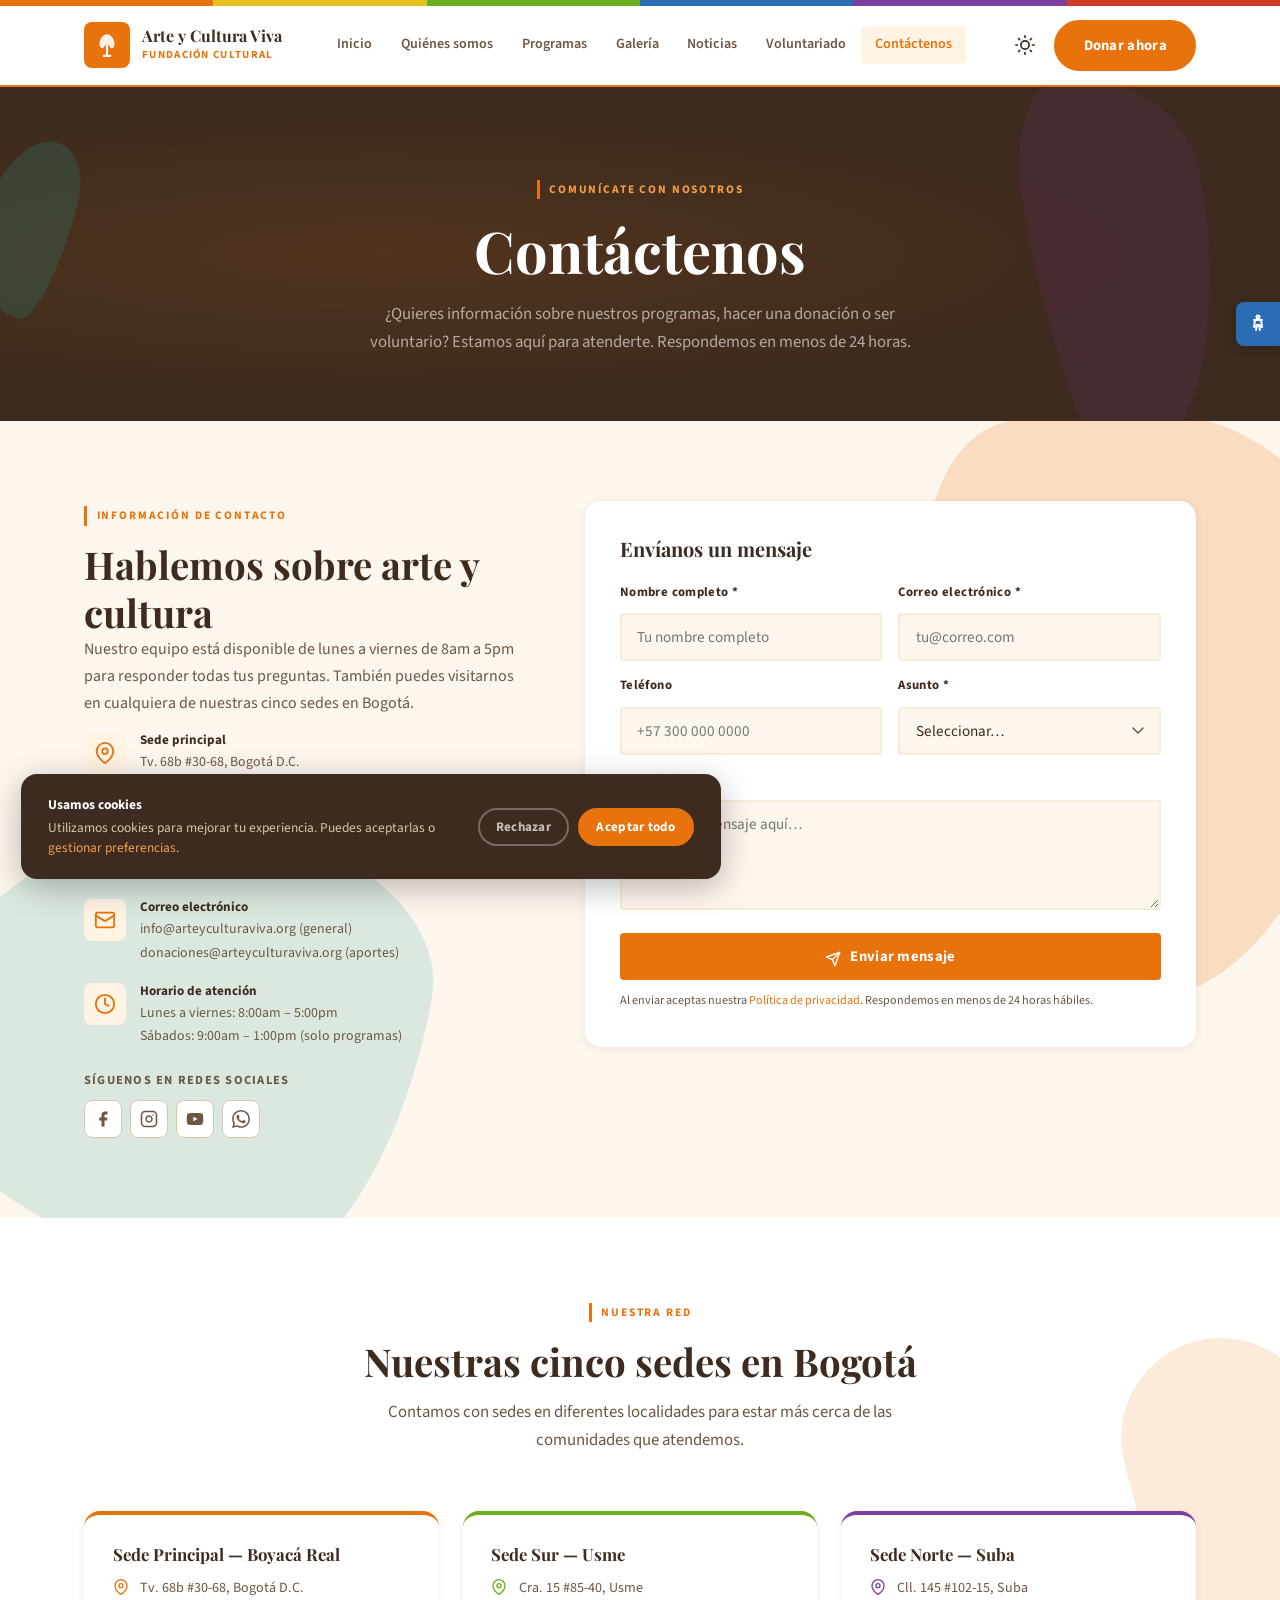
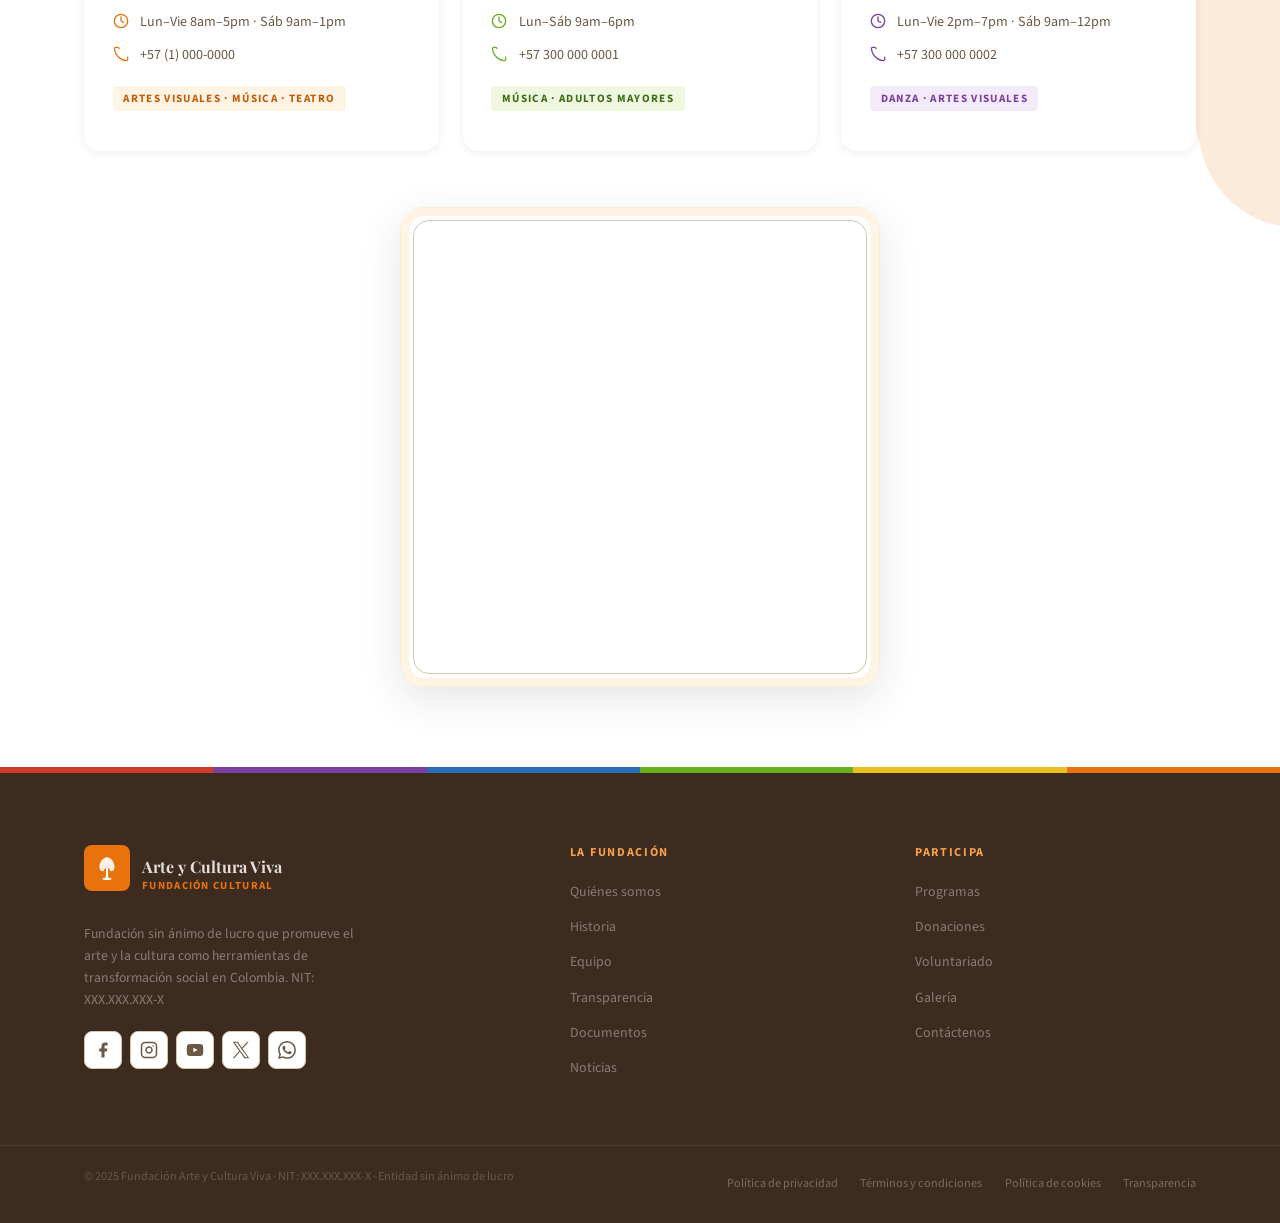
<file: pages/contacto.html>
<!DOCTYPE html>
<html lang="es">
<head>
  <script>
    if (localStorage.getItem('tema_acv') === 'dark') {
      document.documentElement.setAttribute('data-theme', 'dark');
    }
  </script>
  <meta charset="UTF-8"/>
  <meta name="viewport" content="width=device-width, initial-scale=1.0"/>
  <meta name="description" content="Contáctate con la Fundación Arte y Cultura Viva. Estamos en Bogotá y listos para atenderte. Llámanos, escríbenos o visítanos en nuestras sedes."/>
  <title>Contáctenos — Fundación Arte y Cultura Viva</title>
  <link rel="stylesheet" href="../css/styles.css"/>
  <link rel="stylesheet" href="../css/accesibilidad.css"/>
  <style>
    .sedes-grid { display:grid; grid-template-columns:repeat(3,1fr); gap:1.5rem; margin-top:3rem; }
    .sede-card { background:var(--blanco); border-radius:var(--r-lg); padding:1.8rem; border-top:4px solid var(--naranja); box-shadow:var(--sombra-sm); transition:transform .3s, box-shadow .3s; }
    .sede-card:hover { transform:translateY(-4px); box-shadow:var(--sombra-md); }
    .sede-card h3 { font-size:1.05rem; margin-bottom:.8rem; }
    .sede-detalle { display:flex; gap:.7rem; align-items:flex-start; margin-bottom:.6rem; font-size:.88rem; color:var(--cafe-suave); }
    .sede-detalle svg { flex-shrink:0; margin-top:2px; }
    .mapa-contenedor { margin: 3.5rem auto 0; max-width: 480px; aspect-ratio: 1 / 1; background: var(--blanco); padding: 12px; border-radius: var(--r-xl); box-shadow: 0 12px 40px rgba(61,43,31,0.12); border: 1px solid var(--arena-100); position: relative; }
    .mapa-contenedor::before { content: ""; position: absolute; inset: 0; border: 8px solid var(--naranja-pale); border-radius: var(--r-xl); pointer-events: none; z-index: 2; }
    .mapa-marco { width: 100%; height: 100%; border-radius: var(--r-lg); overflow: hidden; border: 1px solid var(--arena-300); position: relative; z-index: 1; }
    .mapa-marco iframe { width: 100%; height: 100%; border: 0; display: block; }
    @media(max-width:768px){ .sedes-grid{grid-template-columns:1fr} }
  </style>
  <link rel="preconnect" href="https://fonts.googleapis.com">
  <link rel="preconnect" href="https://fonts.gstatic.com" crossorigin>
  <link href="https://fonts.googleapis.com/css2?family=Playfair+Display:ital,wght@0,400;0,700;1,400&family=Source+Sans+3:wght@400;600;700&display=swap" rel="stylesheet">
  <meta name="robots" content="index, follow" />
</head>
<body>
<div id="nav-placeholder"></div>
<main id="contenido-principal">

  <!-- HERO -->
  <section class="pagina-hero">
    <div class="deco-forma forma-blob-1 bg-deco-verde deco-tl-small" aria-hidden="true" style="opacity:0.2"></div>
    <div class="deco-forma forma-blob-2 bg-deco-morado deco-br-tall" aria-hidden="true" style="opacity:0.15; right:5%"></div>
    <div class="contenedor">
      <span class="etiqueta">Comunícate con nosotros</span>
      <h1>Contáctenos</h1>
      <p class="desc">¿Quieres información sobre nuestros programas, hacer una donación o ser voluntario? Estamos aquí para atenderte. Respondemos en menos de 24 horas.</p>
    </div>
  </section>

  <!-- INFORMACIÓN + FORMULARIO -->
  <section class="seccion seccion-crema">
    <div class="deco-forma forma-blob-2 bg-deco-naranja deco-tr-large" aria-hidden="true" style="opacity:0.2; right:-80px; top:-30px"></div>
    <div class="deco-forma forma-blob-1 bg-deco-verde deco-bl-large" aria-hidden="true" style="opacity:0.15; left:-80px; bottom:-50px"></div>
    <div class="contenedor">
      <div class="contacto-grid">
        <div class="reveal">
          <span class="etiqueta">Información de contacto</span>
          <h2>Hablemos sobre arte y cultura</h2>
          <p>Nuestro equipo está disponible de lunes a viernes de 8am a 5pm para responder todas tus preguntas. También puedes visitarnos en cualquiera de nuestras cinco sedes en Bogotá.</p>
          <div class="info-items">
            <div class="info-item">
              <div class="info-icono" aria-hidden="true">
                <svg viewBox="0 0 24 24" fill="none" stroke="var(--naranja)" stroke-width="2" stroke-linecap="round" stroke-linejoin="round" width="22" height="22"><path d="M21 10c0 7-9 13-9 13s-9-6-9-13a9 9 0 0 1 18 0z"></path><circle cx="12" cy="10" r="3"></circle></svg>
              </div>
              <div>
                <h4>Sede principal</h4>
                <p>Tv. 68b #30-68, Bogotá D.C.<br>Barrio Boyacá Real · Estacionamiento disponible</p>
              </div>
            </div>
            <div class="info-item">
              <div class="info-icono" aria-hidden="true">
                <svg viewBox="0 0 24 24" fill="none" stroke="var(--naranja)" stroke-width="2" stroke-linecap="round" stroke-linejoin="round" width="22" height="22"><path d="M22 16.92v3a2 2 0 0 1-2.18 2 19.79 19.79 0 0 1-8.63-3.07 19.5 19.5 0 0 1-6-6 19.79 19.79 0 0 1-3.07-8.67A2 2 0 0 1 4.11 2h3a2 2 0 0 1 2 1.72 12.84 12.84 0 0 0 .7 2.81 2 2 0 0 1-.45 2.11L8.09 9.91a16 16 0 0 0 6 6l1.27-1.27a2 2 0 0 1 2.11-.45 12.84 12.84 0 0 0 2.81.7A2 2 0 0 1 22 16.92z"></path></svg>
              </div>
              <div>
                <h4>Teléfono y WhatsApp</h4>
                <p>+57 (1) 000-0000 (fijo)<br>+57 300 000 0000 (WhatsApp) · Lun–Vie 8am–5pm</p>
              </div>
            </div>
            <div class="info-item">
              <div class="info-icono" aria-hidden="true">
                <svg viewBox="0 0 24 24" fill="none" stroke="var(--naranja)" stroke-width="2" stroke-linecap="round" stroke-linejoin="round" width="22" height="22"><rect x="2" y="4" width="20" height="16" rx="2"></rect><path d="m22 7-8.97 5.7a1.94 1.94 0 0 1-2.06 0L2 7"></path></svg>
              </div>
              <div>
                <h4>Correo electrónico</h4>
                <p>info@arteyculturaviva.org (general)<br>donaciones@arteyculturaviva.org (aportes)</p>
              </div>
            </div>
            <div class="info-item">
              <div class="info-icono" aria-hidden="true">
                <svg viewBox="0 0 24 24" fill="none" stroke="var(--naranja)" stroke-width="2" stroke-linecap="round" stroke-linejoin="round" width="22" height="22"><circle cx="12" cy="12" r="10"></circle><polyline points="12 6 12 12 16 14"></polyline></svg>
              </div>
              <div>
                <h4>Horario de atención</h4>
                <p>Lunes a viernes: 8:00am – 5:00pm<br>Sábados: 9:00am – 1:00pm (solo programas)</p>
              </div>
            </div>
          </div>
          <div class="redes-wrap" style="margin-top:1.5rem">
            <h4>Síguenos en redes sociales</h4>
            <div class="redes-iconos" id="redes-contacto">
              <!-- Insertados por JS del nav-footer -->
            </div>
          </div>
        </div>

        <!-- Formulario -->
        <div class="form-contacto-card reveal" style="transition-delay:.15s">
          <h3>Envíanos un mensaje</h3>
          <form id="form-contacto-page" novalidate>
            <div class="campo-grupo">
              <div class="campo-form"><label for="nombre-c">Nombre completo *</label>
                <input type="text" id="nombre-c" name="nombre" required placeholder="Tu nombre completo" autocomplete="name" aria-describedby="error-nombre-c"/>
                <span id="error-nombre-c" class="error-msg" style="display:none;color:var(--rojo);font-size:.8rem;margin-top:.3rem"></span>
              </div>
              <div class="campo-form"><label for="email-c">Correo electrónico *</label>
                <input type="email" id="email-c" name="email" required placeholder="tu@correo.com" autocomplete="email" aria-describedby="error-email-c"/>
                <span id="error-email-c" class="error-msg" style="display:none;color:var(--rojo);font-size:.8rem;margin-top:.3rem"></span>
              </div>
            </div>
            <div class="campo-grupo" style="margin-top:.9rem">
              <div class="campo-form"><label for="telefono-c">Teléfono</label>
                <input type="tel" id="telefono-c" name="telefono" placeholder="+57 300 000 0000" autocomplete="tel"/>
              </div>
              <div class="campo-form"><label for="asunto-c">Asunto *</label>
                <select id="asunto-c" name="asunto" required aria-describedby="error-asunto-c">
                  <option value="">Seleccionar…</option>
                  <option>Información sobre programas</option>
                  <option>Inscripción a talleres</option>
                  <option>Donaciones y alianzas</option>
                  <option>Voluntariado</option>
                  <option>Prensa y medios</option>
                  <option>Otro</option>
                </select>
                <span id="error-asunto-c" class="error-msg" style="display:none;color:var(--rojo);font-size:.8rem;margin-top:.3rem"></span>
              </div>
            </div>
            <div class="campo-form" style="margin-top:.9rem"><label for="mensaje-c">Mensaje *</label>
              <textarea id="mensaje-c" name="mensaje" required placeholder="Escribe tu mensaje aquí…" aria-describedby="error-mensaje-c"></textarea>
              <span id="error-mensaje-c" class="error-msg" style="display:none;color:var(--rojo);font-size:.8rem;margin-top:.3rem"></span>
            </div>
            <button type="submit" id="btn-enviar-c" class="btn btn-primario" style="width:100%;text-align:center;border-radius:4px;margin-top:.5rem">
              <svg viewBox="0 0 24 24" fill="none" stroke="currentColor" stroke-width="2" stroke-linecap="round" stroke-linejoin="round" width="16" height="16" style="vertical-align:bottom;margin-right:6px"><line x1="22" y1="2" x2="11" y2="13"></line><polygon points="22 2 15 22 11 13 2 9 22 2"></polygon></svg>
              Enviar mensaje
            </button>
            <p style="font-size:.76rem;color:var(--cafe-suave);margin-top:.7rem;margin-bottom:0">Al enviar aceptas nuestra <a href="politica-privacidad.html">Política de privacidad</a>. Respondemos en menos de 24 horas hábiles.</p>
          </form>
        </div>
      </div>
    </div>
  </section>

  <!-- NUESTRAS SEDES -->
  <section class="seccion seccion-clara">
    <div class="deco-forma forma-pill bg-deco-naranja deco-tr-large" aria-hidden="true" style="opacity:0.15; width:200px;height:500px;right:-80px;top:10%"></div>
    <div class="contenedor">
      <div class="sec-encabezado reveal">
        <span class="etiqueta">Nuestra red</span>
        <h2>Nuestras cinco sedes en Bogotá</h2>
        <p>Contamos con sedes en diferentes localidades para estar más cerca de las comunidades que atendemos.</p>
      </div>
      <div class="sedes-grid">
        <div class="sede-card reveal">
          <h3>Sede Principal — Boyacá Real</h3>
          <div class="sede-detalle">
            <svg viewBox="0 0 24 24" fill="none" stroke="var(--naranja)" stroke-width="2" stroke-linecap="round" stroke-linejoin="round" width="16" height="16"><path d="M21 10c0 7-9 13-9 13s-9-6-9-13a9 9 0 0 1 18 0z"></path><circle cx="12" cy="10" r="3"></circle></svg>
            Tv. 68b #30-68, Bogotá D.C.
          </div>
          <div class="sede-detalle">
            <svg viewBox="0 0 24 24" fill="none" stroke="var(--naranja)" stroke-width="2" stroke-linecap="round" stroke-linejoin="round" width="16" height="16"><circle cx="12" cy="12" r="10"></circle><polyline points="12 6 12 12 16 14"></polyline></svg>
            Lun–Vie 8am–5pm · Sáb 9am–1pm
          </div>
          <div class="sede-detalle">
            <svg viewBox="0 0 24 24" fill="none" stroke="var(--naranja)" stroke-width="2" stroke-linecap="round" stroke-linejoin="round" width="16" height="16"><path d="M22 16.92v3a2 2 0 0 1-2.18 2 19.79 19.79 0 0 1-8.63-3.07 19.5 19.5 0 0 1-6-6 19.79 19.79 0 0 1-3.07-8.67A2 2 0 0 1 4.11 2h3a2 2 0 0 1 2 1.72"></path></svg>
            +57 (1) 000-0000
          </div>
          <span class="prog-cat prog-cat-naranja" style="margin-top:.5rem">Artes visuales · Música · Teatro</span>
        </div>
        <div class="sede-card reveal" style="transition-delay:.1s;border-top-color:var(--verde)">
          <h3>Sede Sur — Usme</h3>
          <div class="sede-detalle">
            <svg viewBox="0 0 24 24" fill="none" stroke="var(--verde)" stroke-width="2" stroke-linecap="round" stroke-linejoin="round" width="16" height="16"><path d="M21 10c0 7-9 13-9 13s-9-6-9-13a9 9 0 0 1 18 0z"></path><circle cx="12" cy="10" r="3"></circle></svg>
            Cra. 15 #85-40, Usme
          </div>
          <div class="sede-detalle">
            <svg viewBox="0 0 24 24" fill="none" stroke="var(--verde)" stroke-width="2" stroke-linecap="round" stroke-linejoin="round" width="16" height="16"><circle cx="12" cy="12" r="10"></circle><polyline points="12 6 12 12 16 14"></polyline></svg>
            Lun–Sáb 9am–6pm
          </div>
          <div class="sede-detalle">
            <svg viewBox="0 0 24 24" fill="none" stroke="var(--verde)" stroke-width="2" stroke-linecap="round" stroke-linejoin="round" width="16" height="16"><path d="M22 16.92v3a2 2 0 0 1-2.18 2 19.79 19.79 0 0 1-8.63-3.07 19.5 19.5 0 0 1-6-6 19.79 19.79 0 0 1-3.07-8.67A2 2 0 0 1 4.11 2h3a2 2 0 0 1 2 1.72"></path></svg>
            +57 300 000 0001
          </div>
          <span class="prog-cat prog-cat-verde" style="margin-top:.5rem">Música · Adultos mayores</span>
        </div>
        <div class="sede-card reveal" style="transition-delay:.2s;border-top-color:var(--morado)">
          <h3>Sede Norte — Suba</h3>
          <div class="sede-detalle">
            <svg viewBox="0 0 24 24" fill="none" stroke="var(--morado)" stroke-width="2" stroke-linecap="round" stroke-linejoin="round" width="16" height="16"><path d="M21 10c0 7-9 13-9 13s-9-6-9-13a9 9 0 0 1 18 0z"></path><circle cx="12" cy="10" r="3"></circle></svg>
            Cll. 145 #102-15, Suba
          </div>
          <div class="sede-detalle">
            <svg viewBox="0 0 24 24" fill="none" stroke="var(--morado)" stroke-width="2" stroke-linecap="round" stroke-linejoin="round" width="16" height="16"><circle cx="12" cy="12" r="10"></circle><polyline points="12 6 12 12 16 14"></polyline></svg>
            Lun–Vie 2pm–7pm · Sáb 9am–12pm
          </div>
          <div class="sede-detalle">
            <svg viewBox="0 0 24 24" fill="none" stroke="var(--morado)" stroke-width="2" stroke-linecap="round" stroke-linejoin="round" width="16" height="16"><path d="M22 16.92v3a2 2 0 0 1-2.18 2 19.79 19.79 0 0 1-8.63-3.07 19.5 19.5 0 0 1-6-6 19.79 19.79 0 0 1-3.07-8.67A2 2 0 0 1 4.11 2h3a2 2 0 0 1 2 1.72"></path></svg>
            +57 300 000 0002
          </div>
          <span class="prog-cat prog-cat-morado" style="margin-top:.5rem">Danza · Artes visuales</span>
        </div>
      </div>

      <!-- Mapa Interactivo Square -->
      <div class="mapa-contenedor reveal">
        <div class="mapa-marco">
          <iframe 
            src="https://maps.google.com/maps?q=Tv.+68b+%2330-68,+Bogot%C3%A1,+Colombia&t=&z=16&ie=UTF8&iwloc=&output=embed" 
            title="Ubicación Sede Principal Boyacá Real"
            loading="lazy" 
            allowfullscreen 
            referrerpolicy="no-referrer-when-downgrade">
          </iframe>
        </div>
      </div>
    </div>
  </section>

</main>
<div id="footer-placeholder"></div>
<script src="../js/nav-footer.js"></script>
<script src="../js/main.js"></script>
<script src="../js/accesibilidad.js"></script>
<script>
/* Insertar iconos en la sección de redes del contacto */
(function() {
  var container = document.getElementById('redes-contacto');
  if (!container) return;
  var redes = [
    {label:'Facebook', svg:'<svg viewBox="0 0 24 24" width="18" height="18" fill="currentColor"><path d="M18 2h-3a5 5 0 0 0-5 5v3H7v4h3v8h4v-8h3l1-4h-4V7a1 1 0 0 1 1-1h3z"/></svg>'},
    {label:'Instagram', svg:'<svg viewBox="0 0 24 24" width="18" height="18" fill="none" stroke="currentColor" stroke-width="2" stroke-linecap="round" stroke-linejoin="round"><rect x="2" y="2" width="20" height="20" rx="5" ry="5"/><path d="M16 11.37A4 4 0 1 1 12.63 8 4 4 0 0 1 16 11.37z"/><line x1="17.5" y1="6.5" x2="17.51" y2="6.5"/></svg>'},
    {label:'YouTube', svg:'<svg viewBox="0 0 24 24" width="18" height="18" fill="currentColor"><path d="M22.54 6.42a2.78 2.78 0 0 0-1.95-1.96C18.88 4 12 4 12 4s-6.88 0-8.59.46a2.78 2.78 0 0 0-1.95 1.96A29 29 0 0 0 1 12a29 29 0 0 0 .46 5.58A2.78 2.78 0 0 0 3.41 19.54C5.12 20 12 20 12 20s6.88 0 8.59-.46a2.78 2.78 0 0 0 1.95-1.96A29 29 0 0 0 23 12a29 29 0 0 0-.46-5.58z"/><polygon points="9.75 15.02 15.5 12 9.75 8.98 9.75 15.02" fill="white"/></svg>'},
    {label:'WhatsApp', svg:'<svg viewBox="0 0 24 24" width="18" height="18" fill="currentColor"><path d="M17.472 14.382c-.297-.149-1.758-.867-2.03-.967-.273-.099-.471-.148-.67.15-.197.297-.767.966-.94 1.164-.173.199-.347.223-.644.075-.297-.15-1.255-.463-2.39-1.475-.883-.788-1.48-1.761-1.653-2.059-.173-.297-.018-.458.13-.606.134-.133.298-.347.446-.52.149-.174.198-.298.298-.497.099-.198.05-.371-.025-.52-.075-.149-.669-1.612-.916-2.207-.242-.579-.487-.5-.669-.51-.173-.008-.371-.01-.57-.01-.198 0-.52.074-.792.372-.272.297-1.04 1.016-1.04 2.479 0 1.462 1.065 2.875 1.213 3.074.149.198 2.096 3.2 5.077 4.487.709.306 1.262.489 1.694.625.712.227 1.36.195 1.871.118.571-.085 1.758-.719 2.006-1.413.248-.694.248-1.289.173-1.413-.074-.124-.272-.198-.57-.347m-5.421 7.403h-.004a9.87 9.87 0 0 1-5.031-1.378l-.361-.214-3.741.982.998-3.648-.235-.374a9.86 9.86 0 0 1-1.51-5.26c.001-5.45 4.436-9.884 9.888-9.884 2.64 0 5.122 1.03 6.988 2.898a9.825 9.825 0 0 1 2.893 6.994c-.003 5.45-4.437 9.884-9.885 9.884m8.413-18.297A11.815 11.815 0 0 0 12.05 0C5.495 0 .16 5.335.157 11.892c0 2.096.547 4.142 1.588 5.945L.057 24l6.305-1.654a11.882 11.882 0 0 0 5.683 1.448h.005c6.554 0 11.89-5.335 11.893-11.893a11.821 11.821 0 0 0-3.48-8.413z"/></svg>'}
  ];
  redes.forEach(function(r) {
    var a = document.createElement('a');
    a.href = '#';
    a.className = 'red-btn';
    a.setAttribute('aria-label', r.label);
    a.innerHTML = r.svg;
    container.appendChild(a);
  });
})();
</script>
</body>
</html>
</file>
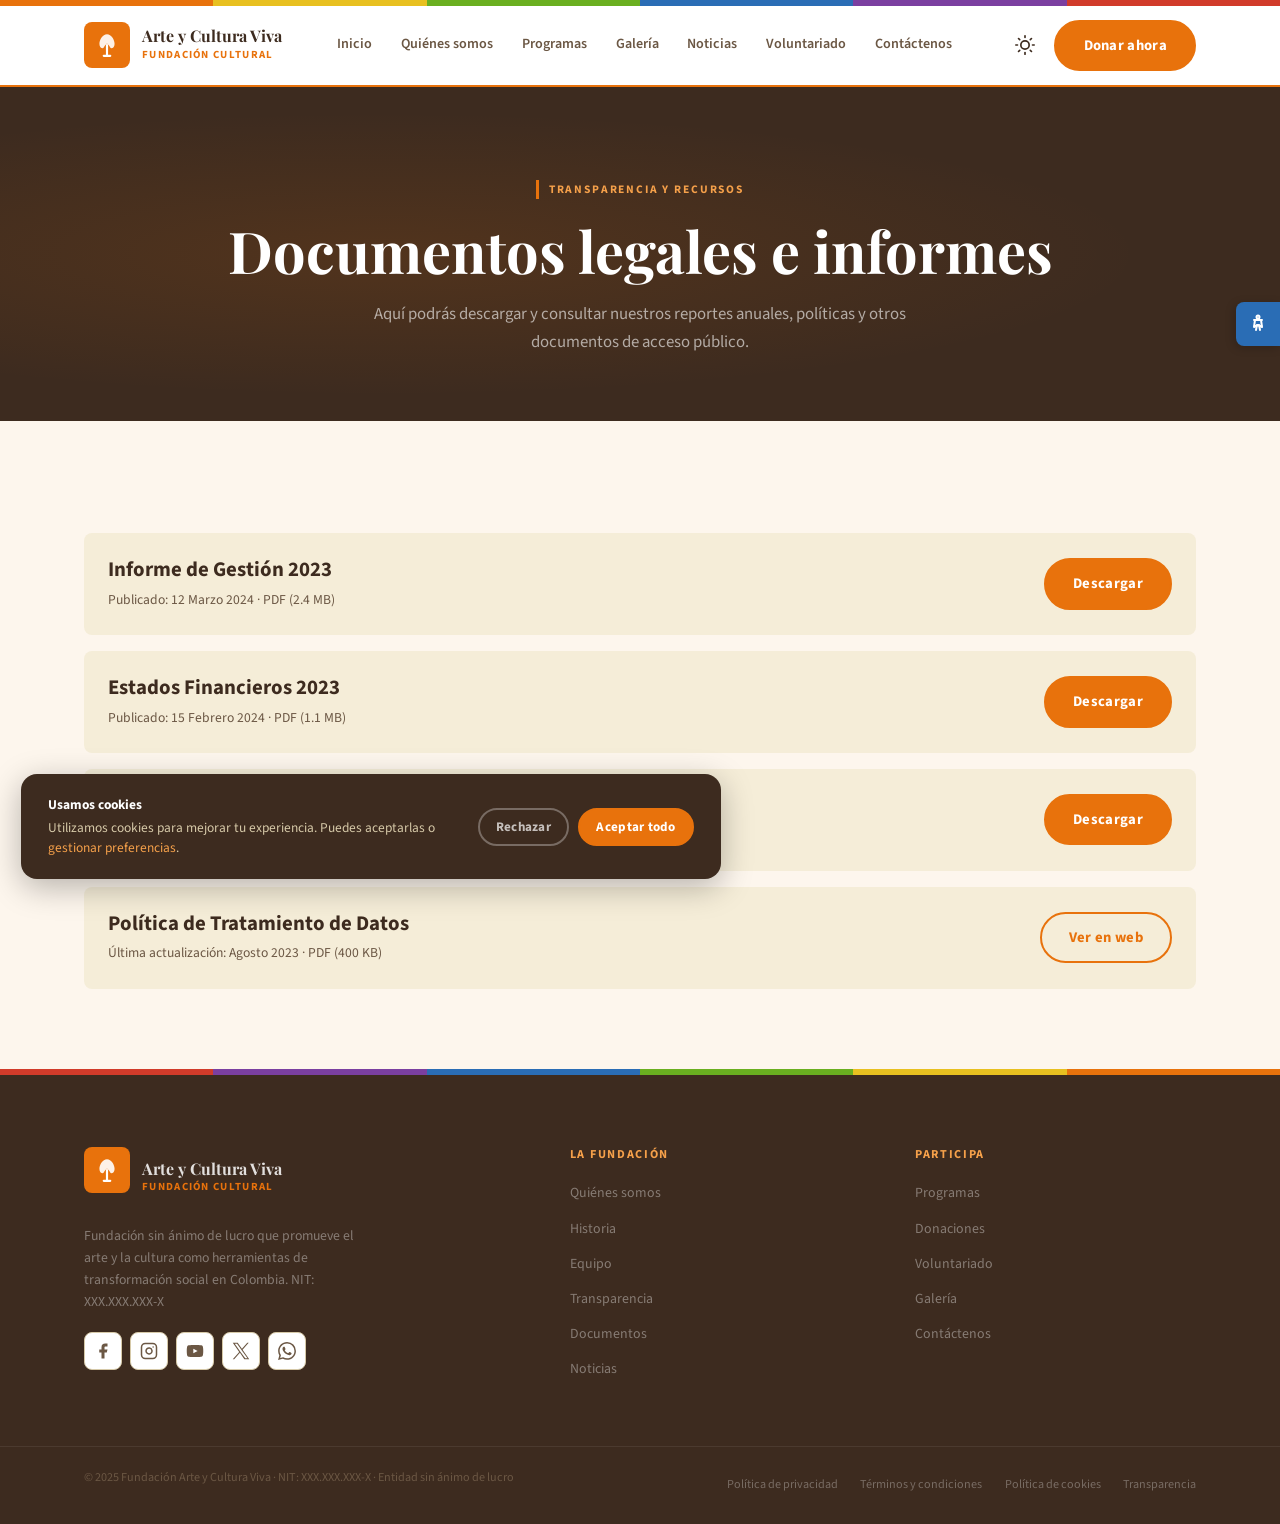
<file: pages/documentos.html>
<!DOCTYPE html>
<html lang="es">
<head>
  <script>
    if (localStorage.getItem('tema_acv') === 'dark') {
      document.documentElement.setAttribute('data-theme', 'dark');
    }
  </script>
  <meta charset="UTF-8"/>
  <meta name="viewport" content="width=device-width, initial-scale=1.0"/>
  <title>Documentos — Fundación Arte y Cultura Viva</title>
  <link rel="stylesheet" href="../css/styles.css"/>
  <link rel="stylesheet" href="../css/accesibilidad.css"/>
  <link rel="preconnect" href="https://fonts.googleapis.com">
  <link rel="preconnect" href="https://fonts.gstatic.com" crossorigin>
  <link href="https://fonts.googleapis.com/css2?family=Playfair+Display:ital,wght@0,400;0,700;1,400&family=Source+Sans+3:wght@400;600;700&display=swap" rel="stylesheet">
  <meta property="og:image" content="https://ejemplo.com/img/og-image.jpg" />
  <meta property="og:url" content="https://ejemplo.com/" />
  <meta name="twitter:card" content="summary_large_image" />
  <meta name="robots" content="index, follow" />
  <style>
    .docs-lista { list-style: none; padding: 0; display: flex; flex-direction: column; gap: 1rem; margin-top: 2rem; }
    .doc-item { background: var(--arena-100); padding: 1.5rem; border-radius: var(--r-md); display: flex; align-items: center; justify-content: space-between; gap: 1rem; transition: background .2s; }
    .doc-item:hover { background: var(--arena-300); }
    .doc-info { display: flex; flex-direction: column; gap: .3rem; }
    .doc-titulo { font-family: var(--fuente-titulos); font-size: 1.3rem; font-weight: 700; color: var(--cafe-oscuro); margin: 0; }
    .doc-meta { font-size: .85rem; color: var(--cafe-suave); }
    /* Modo oscuro */
    [data-theme="dark"] .doc-item { background: rgba(255,255,255,0.05); }
    [data-theme="dark"] .doc-item:hover { background: rgba(255,255,255,0.1); }
    [data-theme="dark"] .doc-titulo { color: #fff; }
    
    @media(max-width: 600px){
      .doc-item { flex-direction: column; align-items: flex-start; }
      .doc-item .btn { width: 100%; text-align: center; }
    }
  </style>
</head>
<body>

<div id="nav-placeholder"></div>

<main id="contenido-principal">
  <!-- HERO -->
  <section class="pagina-hero">
    <div class="contenedor max-md">
      <span class="etiqueta">Transparencia y recursos</span>
      <h1>Documentos legales e informes</h1>
      <p class="desc">Aquí podrás descargar y consultar nuestros reportes anuales, políticas y otros documentos de acceso público.</p>
    </div>
  </section>

  <!-- CONTENIDO -->
  <section class="seccion seccion-crema">
    <div class="contenedor max-md">
      <ul class="docs-lista">
        <li class="doc-item reveal">
          <div class="doc-info">
            <h3 class="doc-titulo">Informe de Gestión 2023</h3>
            <span class="doc-meta">Publicado: 12 Marzo 2024 · PDF (2.4 MB)</span>
          </div>
          <a href="#" class="btn btn-primario">Descargar</a>
        </li>
        <li class="doc-item reveal" style="transition-delay: .1s;">
          <div class="doc-info">
            <h3 class="doc-titulo">Estados Financieros 2023</h3>
            <span class="doc-meta">Publicado: 15 Febrero 2024 · PDF (1.1 MB)</span>
          </div>
          <a href="#" class="btn btn-primario">Descargar</a>
        </li>
        <li class="doc-item reveal" style="transition-delay: .2s;">
          <div class="doc-info">
            <h3 class="doc-titulo">Estatutos de la Fundación</h3>
            <span class="doc-meta">Última actualización: 10 Enero 2023 · PDF (850 KB)</span>
          </div>
          <a href="#" class="btn btn-primario">Descargar</a>
        </li>
        <li class="doc-item reveal" style="transition-delay: .3s;">
          <div class="doc-info">
            <h3 class="doc-titulo">Política de Tratamiento de Datos</h3>
            <span class="doc-meta">Última actualización: Agosto 2023 · PDF (400 KB)</span>
          </div>
          <a href="politica-privacidad.html" class="btn btn-contorno">Ver en web</a>
        </li>
      </ul>
    </div>
  </section>

</main>

<div id="footer-placeholder"></div>
<script src="../js/nav-footer.js"></script>
<script src="../js/main.js"></script>
<script src="../js/accesibilidad.js"></script>
</body>
</html>
</file>
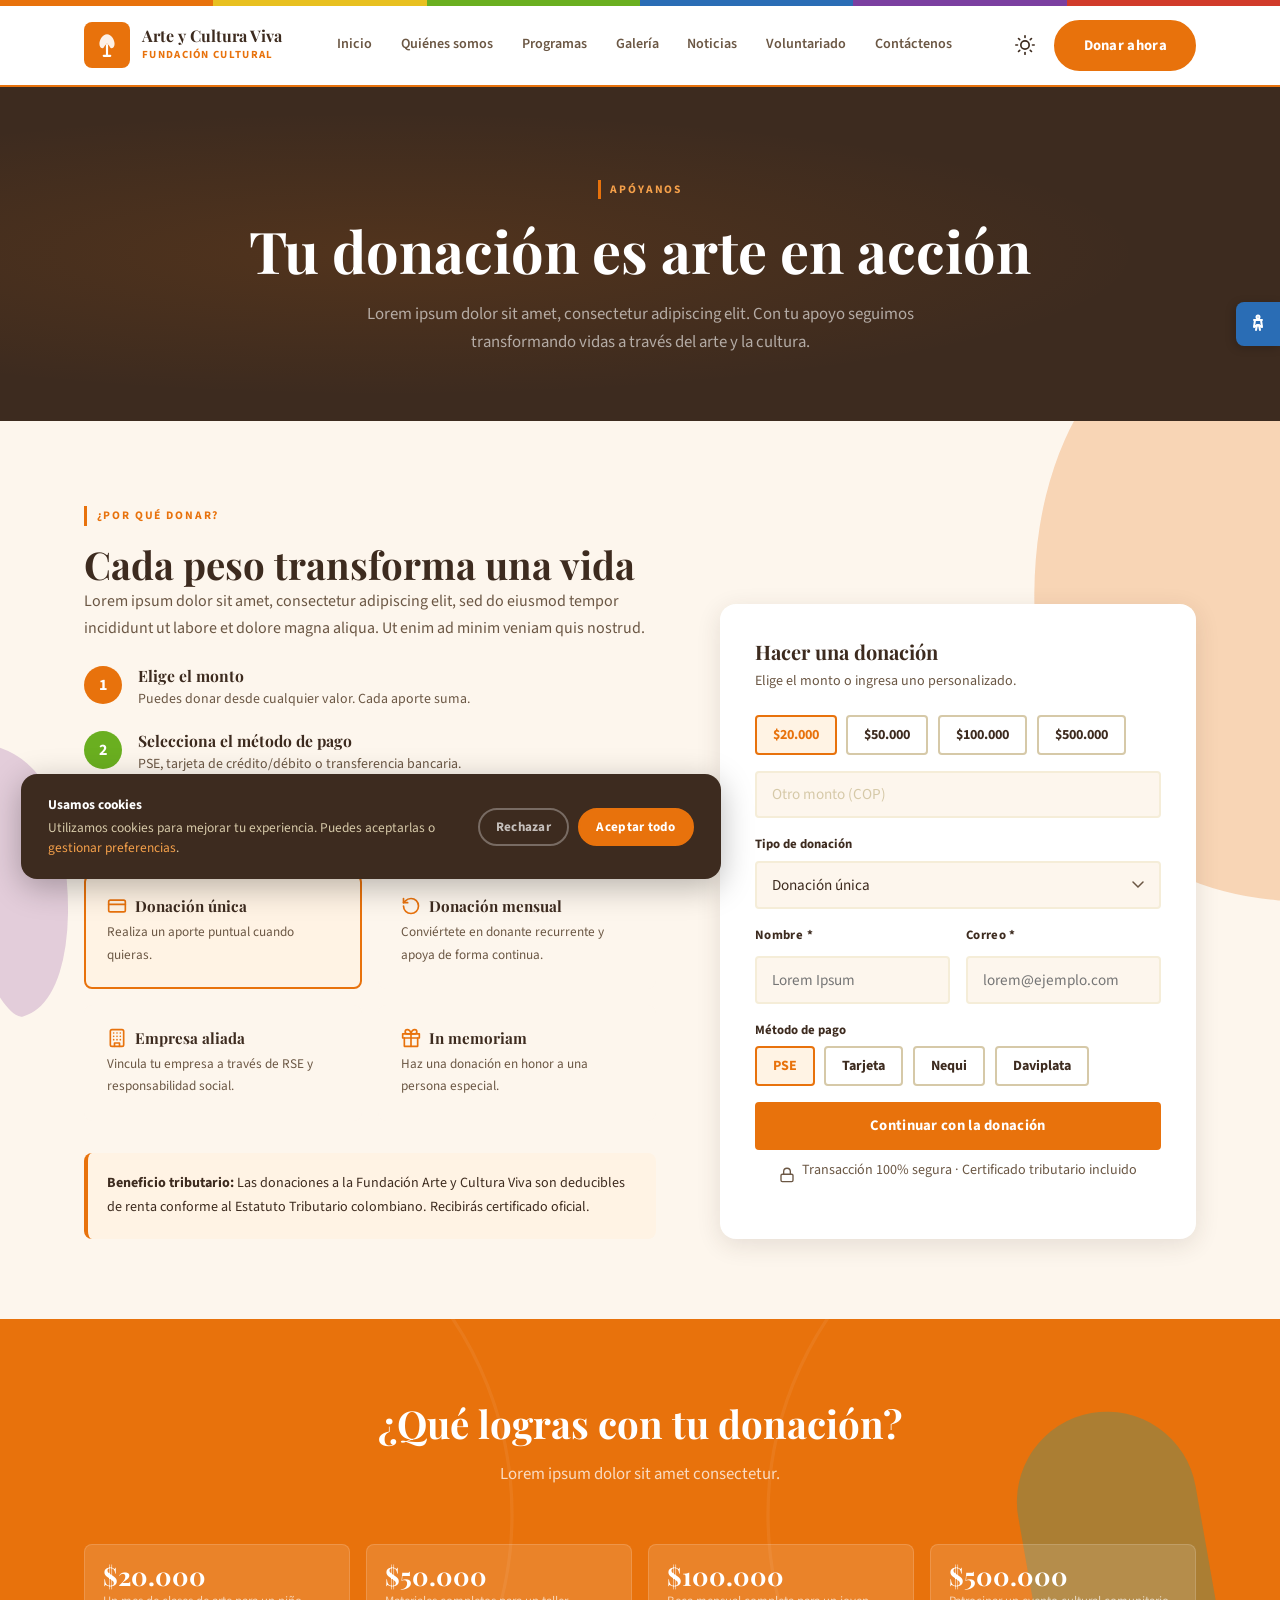
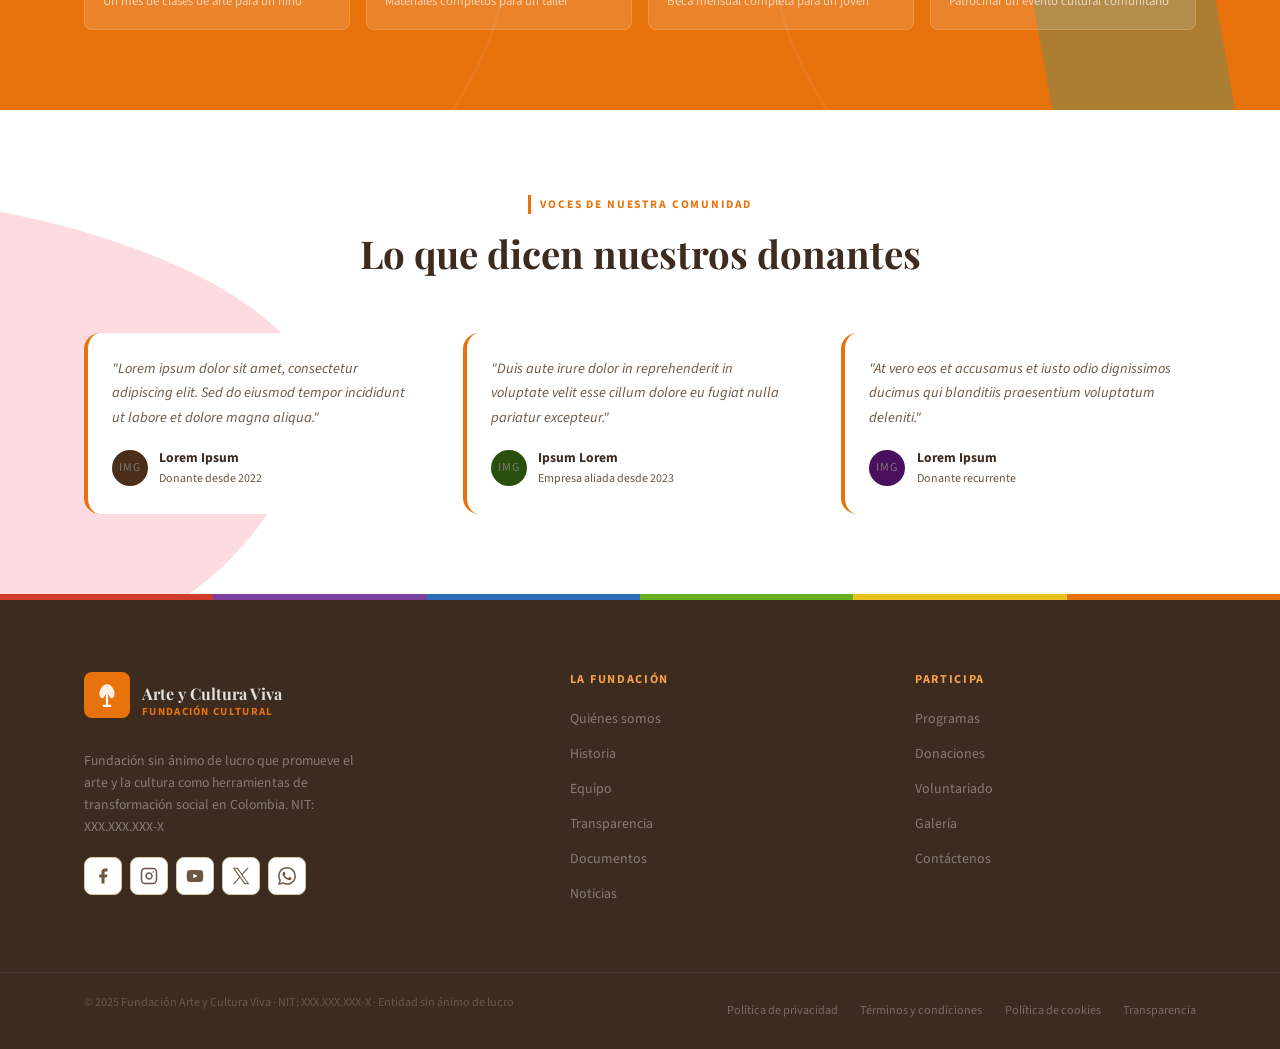
<file: pages/donaciones.html>
<!DOCTYPE html>
<html lang="es">
<head>
  <script>
    if (localStorage.getItem('tema_acv') === 'dark') {
      document.documentElement.setAttribute('data-theme', 'dark');
    }
  </script>
  <meta charset="UTF-8"/><meta name="viewport" content="width=device-width, initial-scale=1.0"/>
  <title>Donaciones — Fundación Arte y Cultura Viva</title>
  <link rel="stylesheet" href="../css/styles.css"/>
  <link rel="stylesheet" href="../css/accesibilidad.css"/>
  <style>
    .don-page-grid{display:grid;grid-template-columns:1.2fr 1fr;gap:4rem;align-items:start}
    .pasos-grid{display:flex;flex-direction:column;gap:1.2rem;margin-top:1.5rem}
    .paso-item{display:flex;gap:1rem;align-items:flex-start}
    .paso-num{width:38px;height:38px;border-radius:50%;background:var(--naranja);color:#fff;display:flex;align-items:center;justify-content:center;font-weight:700;font-size:1rem;flex-shrink:0}
    .paso-texto h4{font-size:.98rem;margin-bottom:.15rem}
    .paso-texto p{font-size:.87rem;margin-bottom:0}
    .tipos-grid{display:grid;grid-template-columns:1fr 1fr;gap:1rem;margin:2rem 0}
    .tipo-card{background:var(--crema);border-radius:var(--r-md);padding:1.3rem;border:2px solid transparent;cursor:pointer;transition:all .2s}
    .tipo-card:hover,.tipo-card.activo{border-color:var(--naranja);background:var(--naranja-pale)}
    .tipo-card h4{font-size:.95rem;margin-bottom:.3rem}
    .tipo-card p{font-size:.83rem;margin-bottom:0}
    .testimonios-grid{display:grid;grid-template-columns:repeat(3,1fr);gap:1.5rem;margin-top:3rem}
    .testimonio-card{background:var(--blanco);border-radius:var(--r-lg);padding:1.5rem;border-left:4px solid var(--naranja)}
    .testimonio-texto{font-style:italic;font-size:.9rem;color:var(--cafe-suave);margin-bottom:1rem}
    .testimonio-autor{display:flex;align-items:center;gap:.7rem}
    .autor-avatar{width:36px;height:36px;border-radius:50%;overflow:hidden;flex-shrink:0}
    .autor-nombre{font-size:.85rem;font-weight:700;color:var(--cafe)}
    .autor-rol{font-size:.75rem;color:var(--cafe-suave)}
    @media(max-width:768px){.don-page-grid,.tipos-grid,.testimonios-grid{grid-template-columns:1fr}}
  </style>
  <link rel="preconnect" href="https://fonts.googleapis.com">
  <link rel="preconnect" href="https://fonts.gstatic.com" crossorigin>
  <link href="https://fonts.googleapis.com/css2?family=Playfair+Display:ital,wght@0,400;0,700;1,400&family=Source+Sans+3:wght@400;600;700&display=swap" rel="stylesheet">
  <meta property="og:image" content="https://ejemplo.com/img/og-image.jpg" />
  <meta property="og:url" content="https://ejemplo.com/" />
  <meta name="twitter:card" content="summary_large_image" />
  <meta name="robots" content="index, follow" />
</head>
<body>
<div id="nav-placeholder"></div>
<main id="contenido-principal">
  <section class="pagina-hero">
    <div class="contenedor">
      <span class="etiqueta">Apóyanos</span>
      <h1>Tu donación es arte en acción</h1>
      <p class="desc">Lorem ipsum dolor sit amet, consectetur adipiscing elit. Con tu apoyo seguimos transformando vidas a través del arte y la cultura.</p>
    </div>
  </section>

  <!-- FORMULARIO + IMPACTO -->
  <section class="seccion seccion-crema">
    <div class="deco-forma forma-blob-1 bg-deco-naranja deco-tr-large" aria-hidden="true" style="opacity:0.25"></div>
    <div class="deco-forma forma-blob-2 bg-deco-morado deco-ml-medium" aria-hidden="true" style="opacity:0.2; transform:rotate(-15deg); left:-50px"></div>
    <div class="contenedor">
      <div class="don-page-grid">
        <div class="reveal">
          <span class="etiqueta">¿Por qué donar?</span>
          <h2>Cada peso transforma una vida</h2>
          <p>Lorem ipsum dolor sit amet, consectetur adipiscing elit, sed do eiusmod tempor incididunt ut labore et dolore magna aliqua. Ut enim ad minim veniam quis nostrud.</p>
          <div class="pasos-grid">
            <div class="paso-item"><div class="paso-num">1</div><div class="paso-texto"><h4>Elige el monto</h4><p>Puedes donar desde cualquier valor. Cada aporte suma.</p></div></div>
            <div class="paso-item"><div class="paso-num" style="background:var(--verde)">2</div><div class="paso-texto"><h4>Selecciona el método de pago</h4><p>PSE, tarjeta de crédito/débito o transferencia bancaria.</p></div></div>
            <div class="paso-item"><div class="paso-num" style="background:var(--morado)">3</div><div class="paso-texto"><h4>Recibe tu certificado</h4><p>Te enviamos el certificado de donación para deducción tributaria.</p></div></div>
          </div>
          <div class="tipos-grid">
            <div class="tipo-card activo"><h4><svg viewBox="0 0 24 24" fill="none" stroke="currentColor" stroke-width="2" stroke-linecap="round" stroke-linejoin="round" width="20" height="20" style="vertical-align:bottom;margin-right:4px;color:var(--naranja)"><rect width="20" height="14" x="2" y="5" rx="2"></rect><line x1="2" x2="22" y1="10" y2="10"></line></svg> Donación única</h4><p>Realiza un aporte puntual cuando quieras.</p></div>
            <div class="tipo-card"><h4><svg viewBox="0 0 24 24" fill="none" stroke="currentColor" stroke-width="2" stroke-linecap="round" stroke-linejoin="round" width="20" height="20" style="vertical-align:bottom;margin-right:4px;color:var(--naranja)"><path d="M3 12a9 9 0 1 0 9-9 9.75 9.75 0 0 0-6.74 2.74L3 8"></path><path d="M3 3v5h5"></path></svg> Donación mensual</h4><p>Conviértete en donante recurrente y apoya de forma continua.</p></div>
            <div class="tipo-card"><h4><svg viewBox="0 0 24 24" fill="none" stroke="currentColor" stroke-width="2" stroke-linecap="round" stroke-linejoin="round" width="20" height="20" style="vertical-align:bottom;margin-right:4px;color:var(--naranja)"><rect x="4" y="2" width="16" height="20" rx="2" ry="2"></rect><path d="M9 22v-4h6v4"></path><path d="M8 6h.01"></path><path d="M16 6h.01"></path><path d="M12 6h.01"></path><path d="M12 10h.01"></path><path d="M12 14h.01"></path><path d="M16 10h.01"></path><path d="M16 14h.01"></path><path d="M8 10h.01"></path><path d="M8 14h.01"></path></svg> Empresa aliada</h4><p>Vincula tu empresa a través de RSE y responsabilidad social.</p></div>
            <div class="tipo-card"><h4><svg viewBox="0 0 24 24" fill="none" stroke="currentColor" stroke-width="2" stroke-linecap="round" stroke-linejoin="round" width="20" height="20" style="vertical-align:bottom;margin-right:4px;color:var(--naranja)"><polyline points="20 12 20 22 4 22 4 12"></polyline><rect width="20" height="5" x="2" y="7"></rect><line x1="12" x2="12" y1="22" y2="7"></line><path d="M12 7H7.5a2.5 2.5 0 0 1 0-5C11 2 12 7 12 7z"></path><path d="M12 7h4.5a2.5 2.5 0 0 0 0-5C13 2 12 7 12 7z"></path></svg> In memoriam</h4><p>Haz una donación en honor a una persona especial.</p></div>
          </div>
          <div style="background:var(--naranja-pale);border-radius:var(--r-md);padding:1.2rem;border-left:4px solid var(--naranja)">
            <p style="font-size:.88rem;margin:0;color:var(--cafe)"><strong>Beneficio tributario:</strong> Las donaciones a la Fundación Arte y Cultura Viva son deducibles de renta conforme al Estatuto Tributario colombiano. Recibirás certificado oficial.</p>
          </div>
        </div>

        <div class="don-form-card reveal" style="transition-delay:.15s;position:sticky;top:120px">
          <h3>Hacer una donación</h3>
          <p>Elige el monto o ingresa uno personalizado.</p>
          <div class="montos-rapidos">
            <button class="monto-btn activo" type="button">$20.000</button>
            <button class="monto-btn" type="button">$50.000</button>
            <button class="monto-btn" type="button">$100.000</button>
            <button class="monto-btn" type="button">$500.000</button>
          </div>
          <input type="number" id="monto-otro" class="campo-base" placeholder="Otro monto (COP)"/>
          <div style="margin-bottom:1rem">
            <label for="tipo-don">Tipo de donación</label>
            <select id="tipo-don"><option>Donación única</option><option>Donación mensual</option><option>Empresa aliada</option></select>
          </div>
          <div class="campo-grupo" style="margin-bottom:1rem">
            <div class="campo-form"><label for="don-nombre">Nombre *</label><input type="text" id="don-nombre" placeholder="Lorem Ipsum"/></div>
            <div class="campo-form"><label for="don-email">Correo *</label><input type="email" id="don-email" placeholder="lorem@ejemplo.com"/></div>
          </div>
          <div style="margin-bottom:1rem">
            <label>Método de pago</label>
            <div style="display:flex;gap:.6rem;flex-wrap:wrap">
              <button class="monto-btn activo" type="button">PSE</button>
              <button class="monto-btn" type="button">Tarjeta</button>
              <button class="monto-btn" type="button">Nequi</button>
              <button class="monto-btn" type="button">Daviplata</button>
            </div>
          </div>
          <button type="button" class="btn btn-primario" style="width:100%;text-align:center;border-radius:4px">Continuar con la donación</button>
          <p class="texto-seguro"><svg viewBox="0 0 24 24" fill="none" stroke="currentColor" stroke-width="2" stroke-linecap="round" stroke-linejoin="round" width="16" height="16" style="vertical-align:bottom;margin-right:4px"><rect width="18" height="11" x="3" y="11" rx="2" ry="2"></rect><path d="M7 11V7a5 5 0 0 1 10 0v4"></path></svg> Transacción 100% segura · Certificado tributario incluido</p>
        </div>
      </div>
    </div>
  </section>

  <!-- IMPACTO DE DONACIONES -->
  <section class="seccion seccion-naranja" style="position:relative;overflow:hidden">
    <div class="deco-forma forma-pill bg-deco-verde deco-br-tall" aria-hidden="true" style="opacity:0.3; right: 5%; bottom:-100px"></div>
    <svg style="position:absolute;inset:0;width:100%;height:100%;opacity:.06;pointer-events:none" viewBox="0 0 800 300" preserveAspectRatio="xMidYMid slice"><circle cx="100" cy="150" r="220" fill="none" stroke="#fff" stroke-width="2"/><circle cx="700" cy="150" r="220" fill="none" stroke="#fff" stroke-width="2"/></svg>
    <div class="contenedor">
      <div class="sec-encabezado"><h2 style="color:#fff">¿Qué logras con tu donación?</h2><p style="color:rgba(255,255,255,.75)">Lorem ipsum dolor sit amet consectetur.</p></div>
      <div class="don-impacto" style="grid-template-columns:repeat(4,1fr);position:relative;z-index:1">
        <div class="don-item"><div class="don-num">$20.000</div><div class="don-txt">Un mes de clases de arte para un niño</div></div>
        <div class="don-item"><div class="don-num">$50.000</div><div class="don-txt">Materiales completos para un taller</div></div>
        <div class="don-item"><div class="don-num">$100.000</div><div class="don-txt">Beca mensual completa para un joven</div></div>
        <div class="don-item"><div class="don-num">$500.000</div><div class="don-txt">Patrocinar un evento cultural comunitario</div></div>
      </div>
    </div>
  </section>

  <!-- TESTIMONIOS DONANTES -->
  <section class="seccion seccion-clara">
    <div class="deco-forma forma-blob-2 bg-deco-rojo deco-bl-large" aria-hidden="true" style="opacity:0.15; left:-200px"></div>
    <div class="contenedor">
      <div class="sec-encabezado reveal"><span class="etiqueta">Voces de nuestra comunidad</span><h2>Lo que dicen nuestros donantes</h2></div>
      <div class="testimonios-grid">
        <div class="testimonio-card reveal"><p class="testimonio-texto">"Lorem ipsum dolor sit amet, consectetur adipiscing elit. Sed do eiusmod tempor incididunt ut labore et dolore magna aliqua."</p><div class="testimonio-autor"><div class="autor-avatar"><div class="img-ph" style="height:36px;background:#4a2e1a">img</div></div><div><div class="autor-nombre">Lorem Ipsum</div><div class="autor-rol">Donante desde 2022</div></div></div></div>
        <div class="testimonio-card reveal" style="transition-delay:.1s"><p class="testimonio-texto">"Duis aute irure dolor in reprehenderit in voluptate velit esse cillum dolore eu fugiat nulla pariatur excepteur."</p><div class="testimonio-autor"><div class="autor-avatar"><div class="img-ph" style="height:36px;background:#2a5010">img</div></div><div><div class="autor-nombre">Ipsum Lorem</div><div class="autor-rol">Empresa aliada desde 2023</div></div></div></div>
        <div class="testimonio-card reveal" style="transition-delay:.2s"><p class="testimonio-texto">"At vero eos et accusamus et iusto odio dignissimos ducimus qui blanditiis praesentium voluptatum deleniti."</p><div class="testimonio-autor"><div class="autor-avatar"><div class="img-ph" style="height:36px;background:#4a1060">img</div></div><div><div class="autor-nombre">Lorem Ipsum</div><div class="autor-rol">Donante recurrente</div></div></div></div>
      </div>
    </div>
  </section>

</main>
<div id="footer-placeholder"></div>
<script src="../js/nav-footer.js"></script>
<script src="../js/main.js"></script>
<script src="../js/accesibilidad.js"></script>
<script>
document.querySelectorAll('.tipo-card').forEach(function(c){c.addEventListener('click',function(){document.querySelectorAll('.tipo-card').forEach(function(x){x.classList.remove('activo')});c.classList.add('activo')})});
</script>
</body>
</html>
</file>
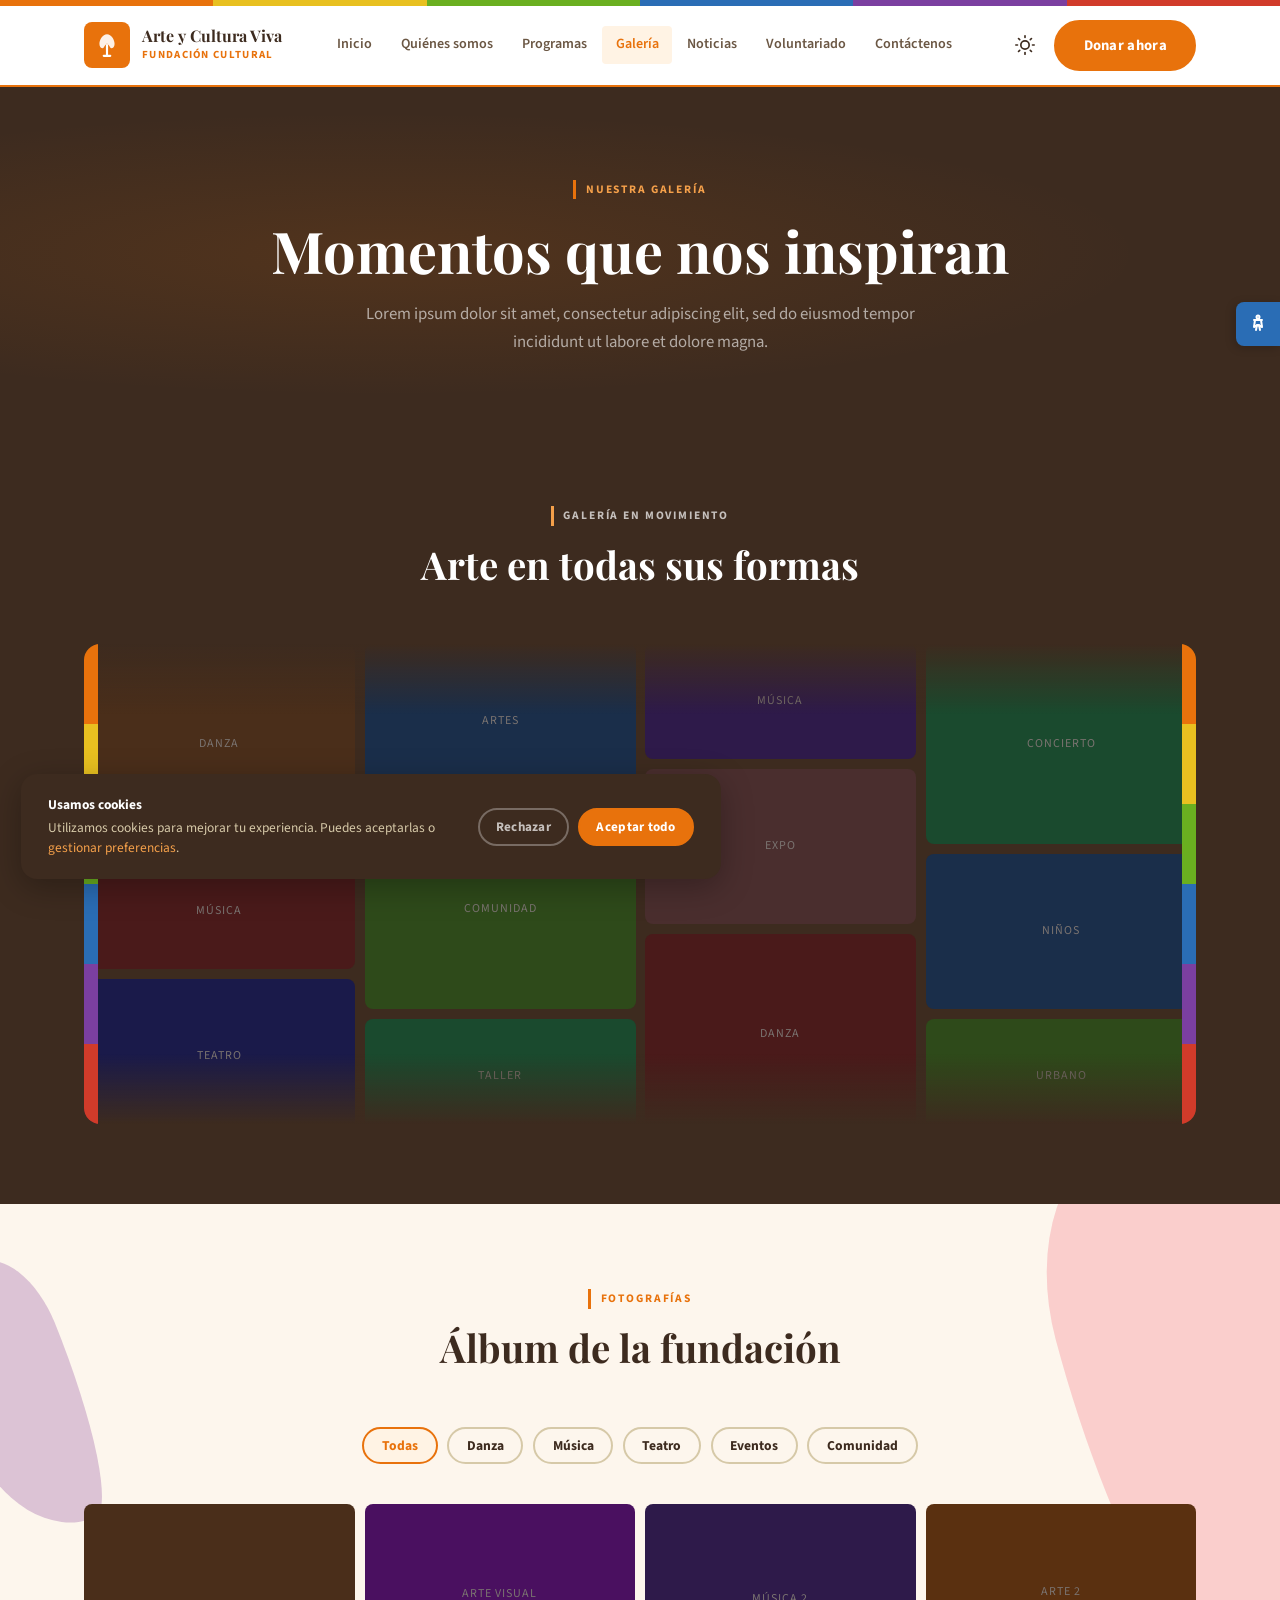
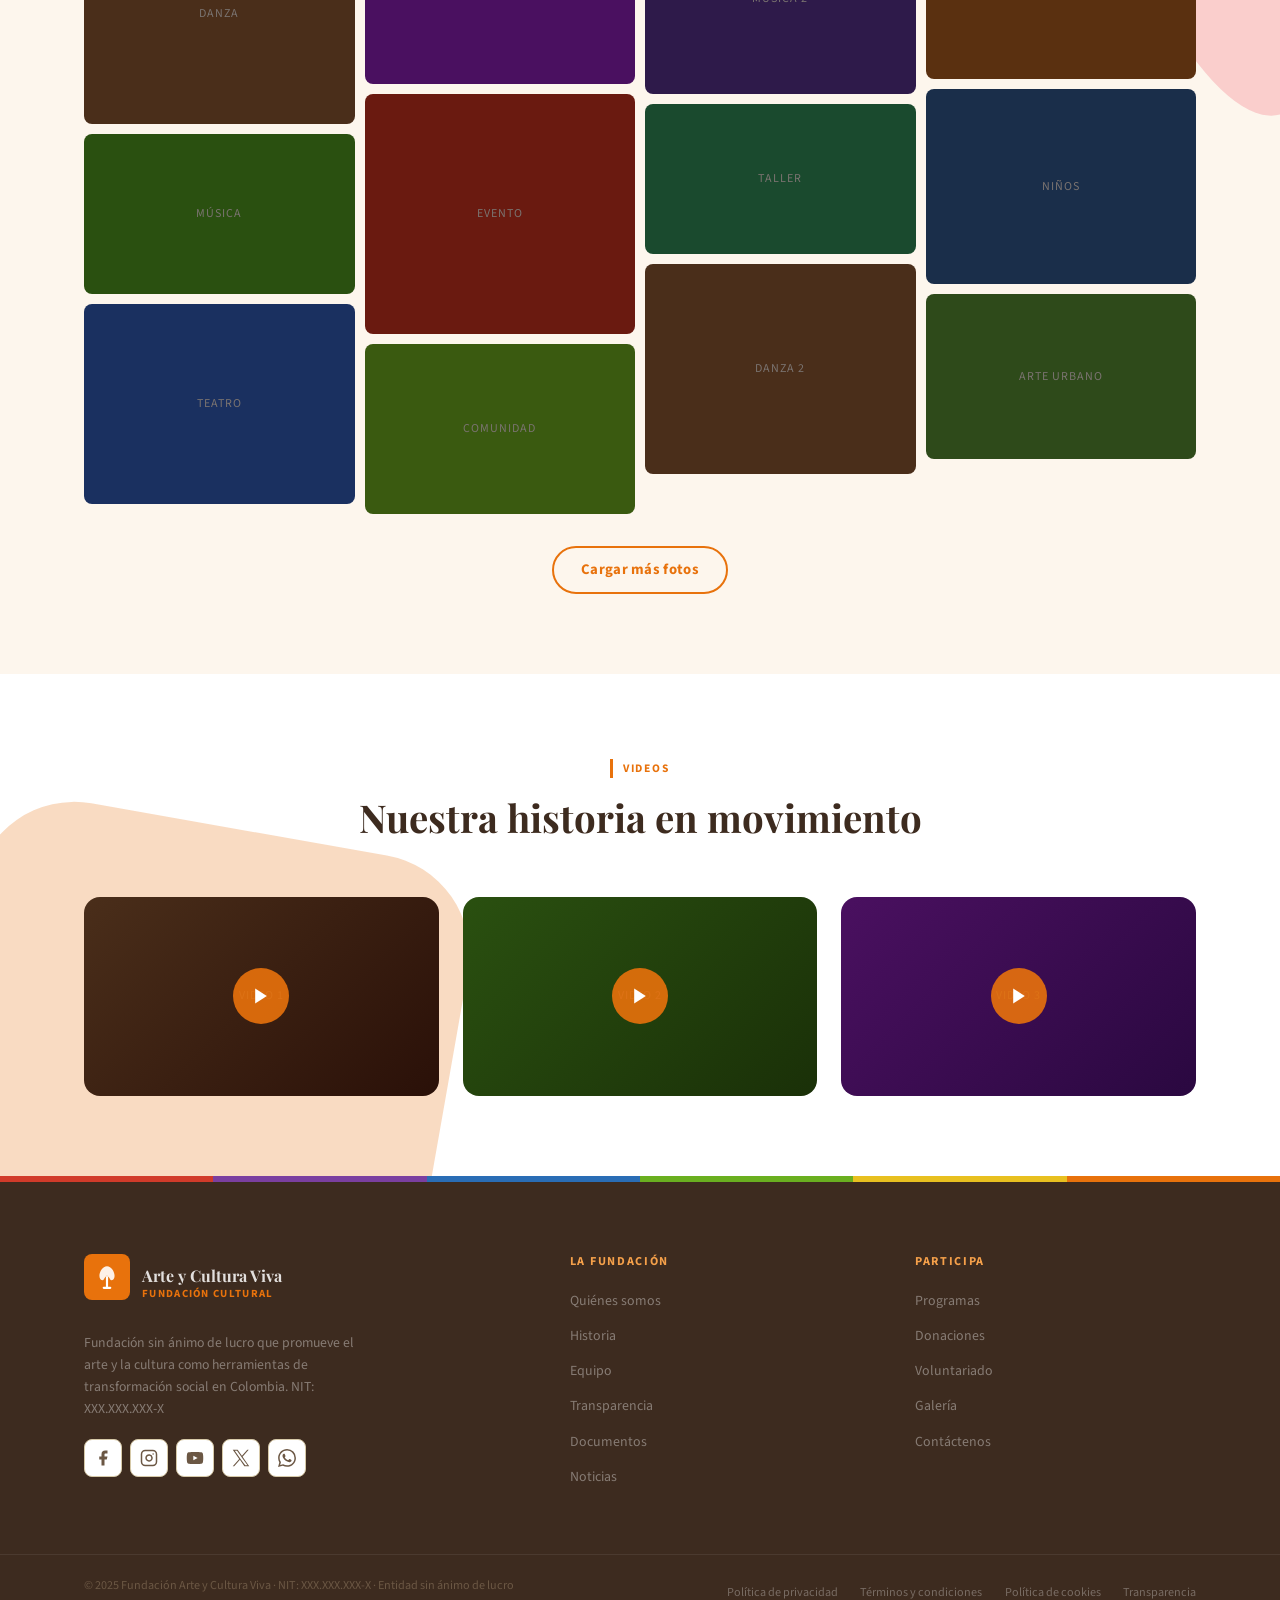
<file: pages/galeria.html>
<!DOCTYPE html>
<html lang="es">
<head>
  <script>
    if (localStorage.getItem('tema_acv') === 'dark') {
      document.documentElement.setAttribute('data-theme', 'dark');
    }
  </script>
  <meta charset="UTF-8"/><meta name="viewport" content="width=device-width, initial-scale=1.0"/>
  <title>Galería — Fundación Arte y Cultura Viva</title>
  <link rel="stylesheet" href="../css/styles.css"/>
  <link rel="stylesheet" href="../css/accesibilidad.css"/>
  <style>
    .gal-filtros{display:flex;gap:.6rem;flex-wrap:wrap;justify-content:center;margin-bottom:2.5rem}
    .gal-f-btn{padding:.45rem 1.1rem;border-radius:30px;border:2px solid var(--arena-300);background:transparent;font-size:.85rem;font-weight:700;color:var(--cafe);cursor:pointer;transition:all .2s;font-family:var(--fuente-cuerpo)}
    .gal-f-btn:hover,.gal-f-btn.activo{border-color:var(--naranja);background:var(--naranja-pale);color:var(--naranja)}
    .mosaico{columns:4;gap:10px;margin-bottom:2rem}
    .mosaico-item{break-inside:avoid;margin-bottom:10px;border-radius:var(--r-md);overflow:hidden;cursor:pointer;position:relative}
    .mosaico-item:hover .gal-overlay{opacity:1}
    .mosaico-item .gal-overlay{position:absolute;inset:0;background:linear-gradient(to top,rgba(61,43,31,.65),transparent 55%);opacity:0;transition:opacity .3s;display:flex;align-items:flex-end;padding:.8rem}
    .mosaico-item .gal-overlay span{color:#fff;font-size:.8rem;font-weight:700}
    .video-grid{display:grid;grid-template-columns:repeat(3,1fr);gap:1.5rem}
    .video-thumb{aspect-ratio:16/9;border-radius:var(--r-lg);overflow:hidden;position:relative;cursor:pointer}
    .video-play{position:absolute;inset:0;display:flex;align-items:center;justify-content:center}
    .video-play-btn{width:56px;height:56px;background:rgba(232,114,12,.9);border-radius:50%;display:flex;align-items:center;justify-content:center;transition:transform .2s}
    .video-thumb:hover .video-play-btn{transform:scale(1.12)}
    @media(max-width:768px){.mosaico{columns:2}.video-grid{grid-template-columns:1fr}}
  </style>
  <link rel="preconnect" href="https://fonts.googleapis.com">
  <link rel="preconnect" href="https://fonts.gstatic.com" crossorigin>
  <link href="https://fonts.googleapis.com/css2?family=Playfair+Display:ital,wght@0,400;0,700;1,400&family=Source+Sans+3:wght@400;600;700&display=swap" rel="stylesheet">
  <meta property="og:image" content="https://ejemplo.com/img/og-image.jpg" />
  <meta property="og:url" content="https://ejemplo.com/" />
  <meta name="twitter:card" content="summary_large_image" />
  <meta name="robots" content="index, follow" />
</head>
<body>
<div id="nav-placeholder"></div>
<main id="contenido-principal">
  <section class="pagina-hero">
    <div class="contenedor">
      <span class="etiqueta">Nuestra galería</span>
      <h1>Momentos que nos inspiran</h1>
      <p class="desc">Lorem ipsum dolor sit amet, consectetur adipiscing elit, sed do eiusmod tempor incididunt ut labore et dolore magna.</p>
    </div>
  </section>

  <!-- GALERÍA ANIMADA (igual que home) -->
  <section class="seccion seccion-oscura">
    <div class="contenedor">
      <div class="sec-encabezado">
        <span class="etiqueta etiqueta-blanca">Galería en movimiento</span>
        <h2 style="color:#fff">Arte en todas sus formas</h2>
      </div>
      <div class="galeria-columnas-wrap">
        <div class="galeria-deco-lat izq" aria-hidden="true">
          <span style="background:#E8720C"></span><span style="background:#E8C020"></span>
          <span style="background:#6AAF20"></span><span style="background:#2A6DB5"></span>
          <span style="background:#7B3FA0"></span><span style="background:#D13B2A"></span>
        </div>
        <div class="galeria-deco-lat der" aria-hidden="true">
          <span style="background:#E8720C"></span><span style="background:#E8C020"></span>
          <span style="background:#6AAF20"></span><span style="background:#2A6DB5"></span>
          <span style="background:#7B3FA0"></span><span style="background:#D13B2A"></span>
        </div>
        <div class="galeria-fade-top"></div>
        <div class="galeria-fade-bot"></div>
        <div class="galeria-columnas">
          <div class="gal-col sube">
            <div class="gal-item tall"><div class="img-ph" style="height:200px;background:#4a2e1a">Danza</div><div class="gal-overlay"><span>Taller de danza 2024</span></div></div>
            <div class="gal-item short"><div class="img-ph" style="height:115px;background:#4a1a1a">Música</div></div>
            <div class="gal-item medium"><div class="img-ph" style="height:155px;background:#1a1a4a">Teatro</div><div class="gal-overlay"><span>Presentación teatral</span></div></div>
            <div class="gal-item tall"><div class="img-ph" style="height:200px;background:#4a2e1a">Danza</div></div>
            <div class="gal-item short"><div class="img-ph" style="height:115px;background:#4a1a1a">Música</div></div>
            <div class="gal-item medium"><div class="img-ph" style="height:155px;background:#1a1a4a">Teatro</div></div>
          </div>
          <div class="gal-col baja lento">
            <div class="gal-item medium"><div class="img-ph" style="height:155px;background:#1a2e4a">Artes</div></div>
            <div class="gal-item tall"><div class="img-ph" style="height:200px;background:#2e4a1a">Comunidad</div><div class="gal-overlay"><span>Festival Arte Viva</span></div></div>
            <div class="gal-item short"><div class="img-ph" style="height:115px;background:#1a4a2e">Taller</div></div>
            <div class="gal-item medium"><div class="img-ph" style="height:155px;background:#1a2e4a">Artes</div></div>
            <div class="gal-item tall"><div class="img-ph" style="height:200px;background:#2e4a1a">Comunidad</div></div>
            <div class="gal-item short"><div class="img-ph" style="height:115px;background:#1a4a2e">Taller</div></div>
          </div>
          <div class="gal-col sube lento">
            <div class="gal-item short"><div class="img-ph" style="height:115px;background:#2e1a4a">Música</div></div>
            <div class="gal-item medium"><div class="img-ph" style="height:155px;background:#4a2e2e">Expo</div><div class="gal-overlay"><span>Muestra colectiva</span></div></div>
            <div class="gal-item tall"><div class="img-ph" style="height:200px;background:#4a1a1a">Danza</div></div>
            <div class="gal-item short"><div class="img-ph" style="height:115px;background:#2e1a4a">Música</div></div>
            <div class="gal-item medium"><div class="img-ph" style="height:155px;background:#4a2e2e">Expo</div></div>
            <div class="gal-item tall"><div class="img-ph" style="height:200px;background:#4a1a1a">Danza</div></div>
          </div>
          <div class="gal-col baja">
            <div class="gal-item tall"><div class="img-ph" style="height:200px;background:#1a4a2e">Concierto</div><div class="gal-overlay"><span>Concierto en el parque</span></div></div>
            <div class="gal-item medium"><div class="img-ph" style="height:155px;background:#1a2e4a">Niños</div></div>
            <div class="gal-item short"><div class="img-ph" style="height:115px;background:#2e4a1a">Urbano</div></div>
            <div class="gal-item tall"><div class="img-ph" style="height:200px;background:#1a4a2e">Concierto</div></div>
            <div class="gal-item medium"><div class="img-ph" style="height:155px;background:#1a2e4a">Niños</div></div>
            <div class="gal-item short"><div class="img-ph" style="height:115px;background:#2e4a1a">Urbano</div></div>
          </div>
        </div>
      </div>
    </div>
  </section>

  <!-- MOSAICO FOTOS -->
  <section class="seccion seccion-crema">
    <div class="deco-forma forma-blob-1 bg-deco-morado deco-ml-medium" aria-hidden="true" style="opacity:0.25; top:5%"></div>
    <div class="deco-forma forma-blob-2 bg-deco-rojo deco-tr-large" aria-hidden="true" style="opacity:0.18; right:-200px"></div>
    <div class="contenedor">
      <div class="sec-encabezado reveal">
        <span class="etiqueta">Fotografías</span>
        <h2>Álbum de la fundación</h2>
      </div>
      <div class="gal-filtros">
        <button class="gal-f-btn activo" data-filtro="todas">Todas</button>
        <button class="gal-f-btn" data-filtro="danza">Danza</button>
        <button class="gal-f-btn" data-filtro="musica">Música</button>
        <button class="gal-f-btn" data-filtro="teatro">Teatro</button>
        <button class="gal-f-btn" data-filtro="eventos">Eventos</button>
        <button class="gal-f-btn" data-filtro="comunidad">Comunidad</button>
      </div>
      <div class="mosaico">
        <div class="mosaico-item" data-categoria="danza"><div class="img-ph" style="height:220px;background:#4a2e1a">Danza</div><div class="gal-overlay"><span>Taller de danza folclórica</span></div></div>
        <div class="mosaico-item" data-categoria="musica"><div class="img-ph" style="height:160px;background:#2a5010">Música</div><div class="gal-overlay"><span>Escuela de música</span></div></div>
        <div class="mosaico-item" data-categoria="teatro"><div class="img-ph" style="height:200px;background:#1a3060">Teatro</div><div class="gal-overlay"><span>Taller de teatro</span></div></div>
        <div class="mosaico-item" data-categoria="teatro"><div class="img-ph" style="height:180px;background:#4a1060">Arte visual</div><div class="gal-overlay"><span>Exposición colectiva</span></div></div>
        <div class="mosaico-item" data-categoria="eventos"><div class="img-ph" style="height:240px;background:#6a1a10">Evento</div><div class="gal-overlay"><span>Festival Arte Viva 2024</span></div></div>
        <div class="mosaico-item" data-categoria="comunidad"><div class="img-ph" style="height:170px;background:#3a5a10">Comunidad</div><div class="gal-overlay"><span>Mural comunitario</span></div></div>
        <div class="mosaico-item" data-categoria="musica"><div class="img-ph" style="height:190px;background:#2e1a4a">Música 2</div><div class="gal-overlay"><span>Concierto en el parque</span></div></div>
        <div class="mosaico-item" data-categoria="comunidad"><div class="img-ph" style="height:150px;background:#1a4a2e">Taller</div><div class="gal-overlay"><span>Taller infantil de arte</span></div></div>
        <div class="mosaico-item" data-categoria="danza"><div class="img-ph" style="height:210px;background:#4a2e1a">Danza 2</div><div class="gal-overlay"><span>Gala de danza contemporánea</span></div></div>
        <div class="mosaico-item" data-categoria="teatro"><div class="img-ph" style="height:175px;background:#5a3010">Arte 2</div><div class="gal-overlay"><span>Muestra estudiantil</span></div></div>
        <div class="mosaico-item" data-categoria="comunidad"><div class="img-ph" style="height:195px;background:#1a2e4a">Niños</div><div class="gal-overlay"><span>Programa infantil</span></div></div>
        <div class="mosaico-item" data-categoria="eventos"><div class="img-ph" style="height:165px;background:#2e4a1a">Arte urbano</div><div class="gal-overlay"><span>Arte urbano comunitario</span></div></div>
      </div>
      <div style="text-align:center">
        <button class="btn btn-contorno">Cargar más fotos</button>
      </div>
    </div>
  </section>

  <!-- VIDEOS -->
  <section class="seccion seccion-clara">
    <div class="deco-forma forma-pill bg-deco-naranja deco-bl-large" aria-hidden="true" style="opacity:0.25; bottom:-100px; left:-50px"></div>
    <div class="contenedor">
      <div class="sec-encabezado reveal">
        <span class="etiqueta">Videos</span>
        <h2>Nuestra historia en movimiento</h2>
      </div>
      <div class="video-grid">
        <div class="video-thumb reveal"><div class="img-ph" style="height:100%;background:linear-gradient(135deg,#4a2e1a,#2a1008)">Video 1</div><div class="video-play"><div class="video-play-btn"><svg width="20" height="20" viewBox="0 0 24 24" fill="#fff"><polygon points="5 3 19 12 5 21 5 3"/></svg></div></div></div>
        <div class="video-thumb reveal" style="transition-delay:.1s"><div class="img-ph" style="height:100%;background:linear-gradient(135deg,#2a5010,#1a3008)">Video 2</div><div class="video-play"><div class="video-play-btn"><svg width="20" height="20" viewBox="0 0 24 24" fill="#fff"><polygon points="5 3 19 12 5 21 5 3"/></svg></div></div></div>
        <div class="video-thumb reveal" style="transition-delay:.2s"><div class="img-ph" style="height:100%;background:linear-gradient(135deg,#4a1060,#2a0840)">Video 3</div><div class="video-play"><div class="video-play-btn"><svg width="20" height="20" viewBox="0 0 24 24" fill="#fff"><polygon points="5 3 19 12 5 21 5 3"/></svg></div></div></div>
      </div>
    </div>
  </section>

</main>
<div id="footer-placeholder"></div>
<script src="../js/nav-footer.js"></script>
<script src="../js/main.js"></script>
<script src="../js/accesibilidad.js"></script>
<script>
document.querySelectorAll('.gal-f-btn').forEach(function(b){
  b.addEventListener('click',function(){
    document.querySelectorAll('.gal-f-btn').forEach(function(x){x.classList.remove('activo')});
    b.classList.add('activo');
    var filtro = b.getAttribute('data-filtro');
    document.querySelectorAll('.mosaico-item').forEach(function(item){
      if(filtro === 'todas' || item.getAttribute('data-categoria') === filtro) {
        item.style.display = '';
        setTimeout(function(){ item.style.opacity = '1'; }, 50);
      } else {
        item.style.display = 'none';
        item.style.opacity = '0';
      }
    });
  });
});
</script>
</body>
</html>
</file>
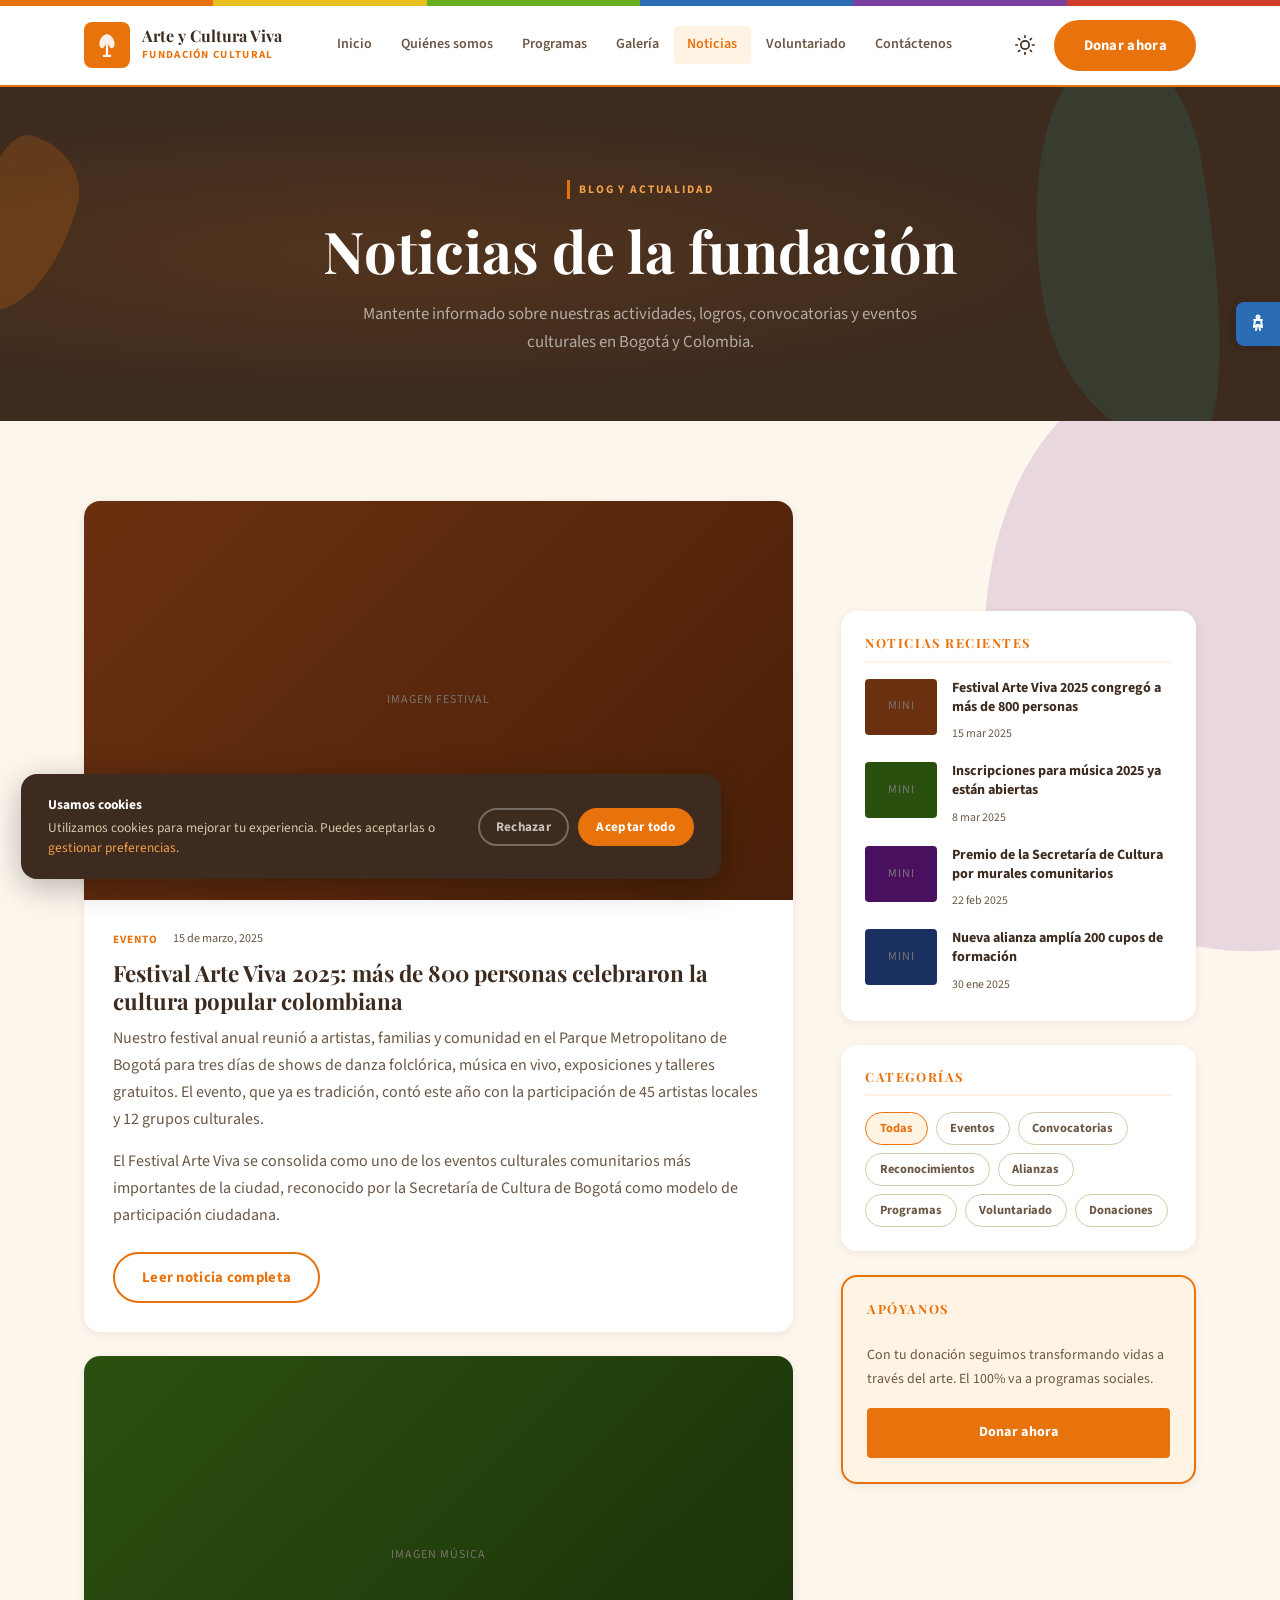
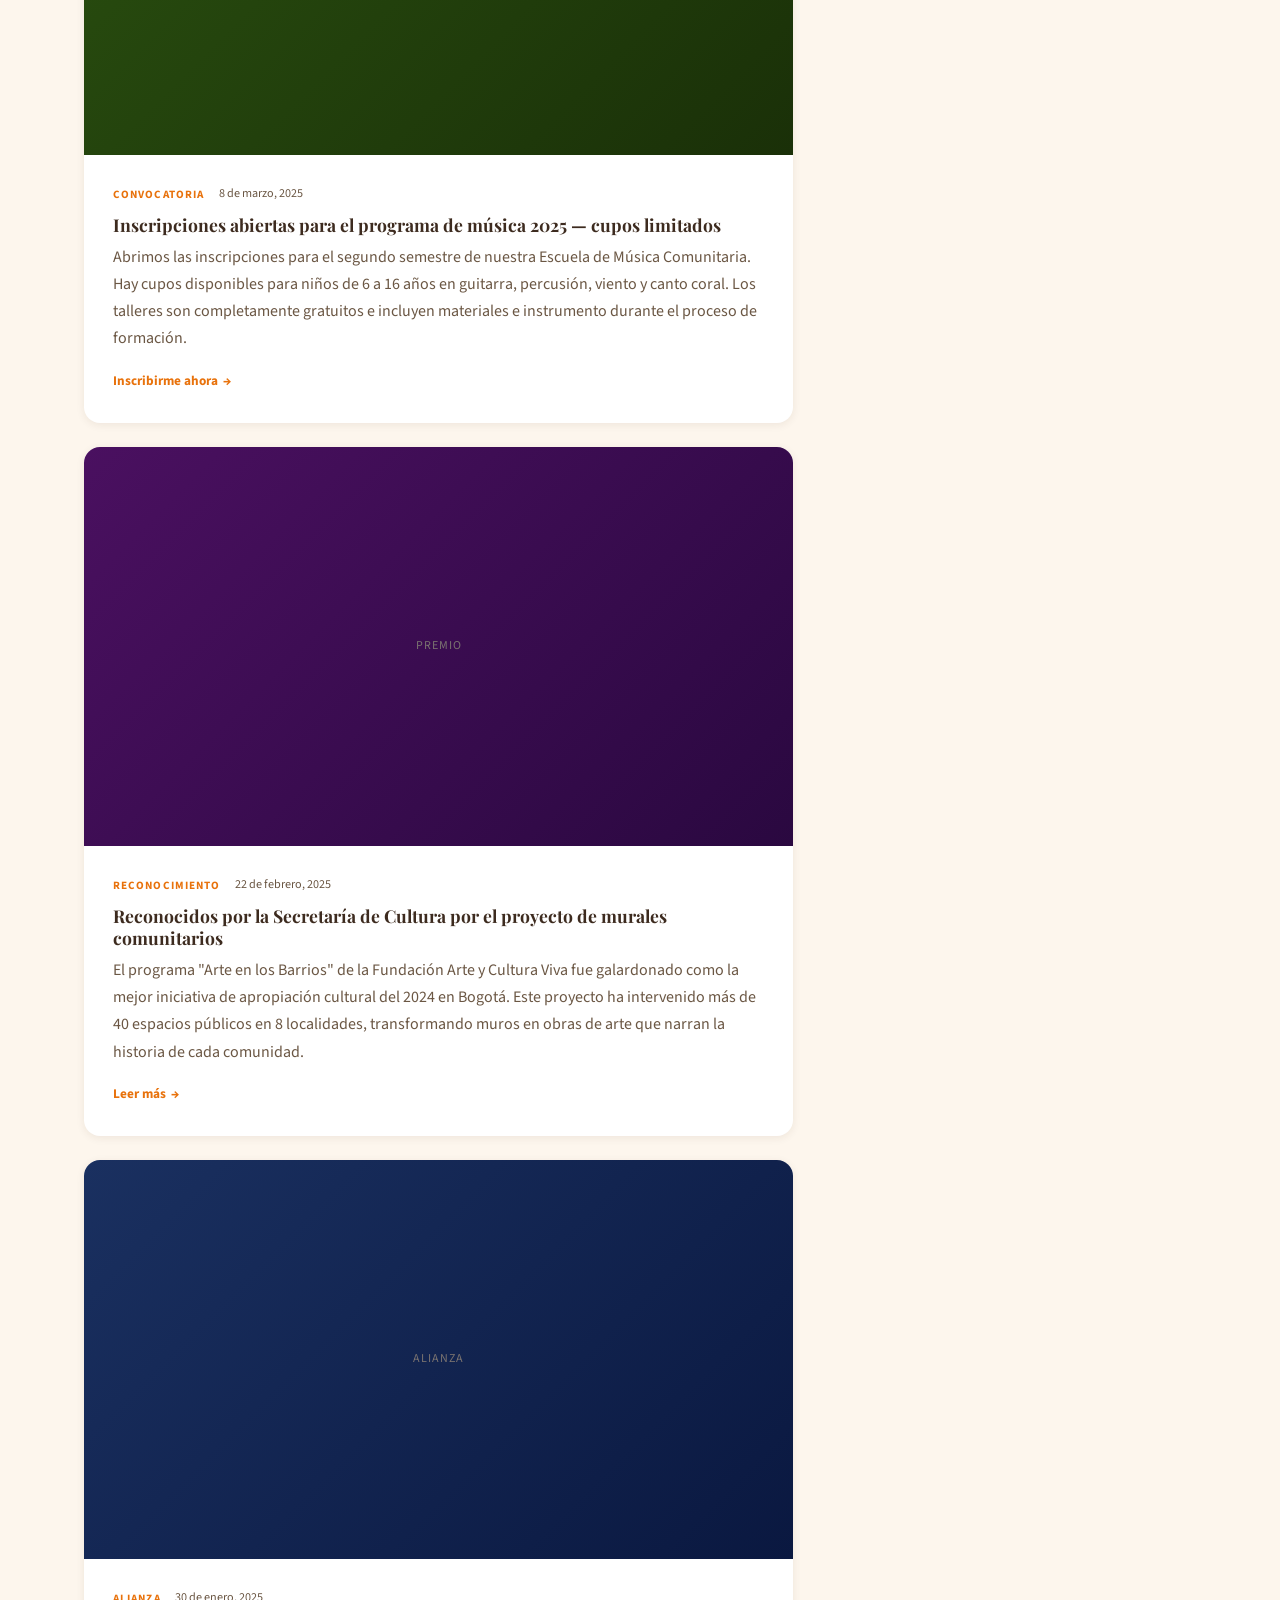
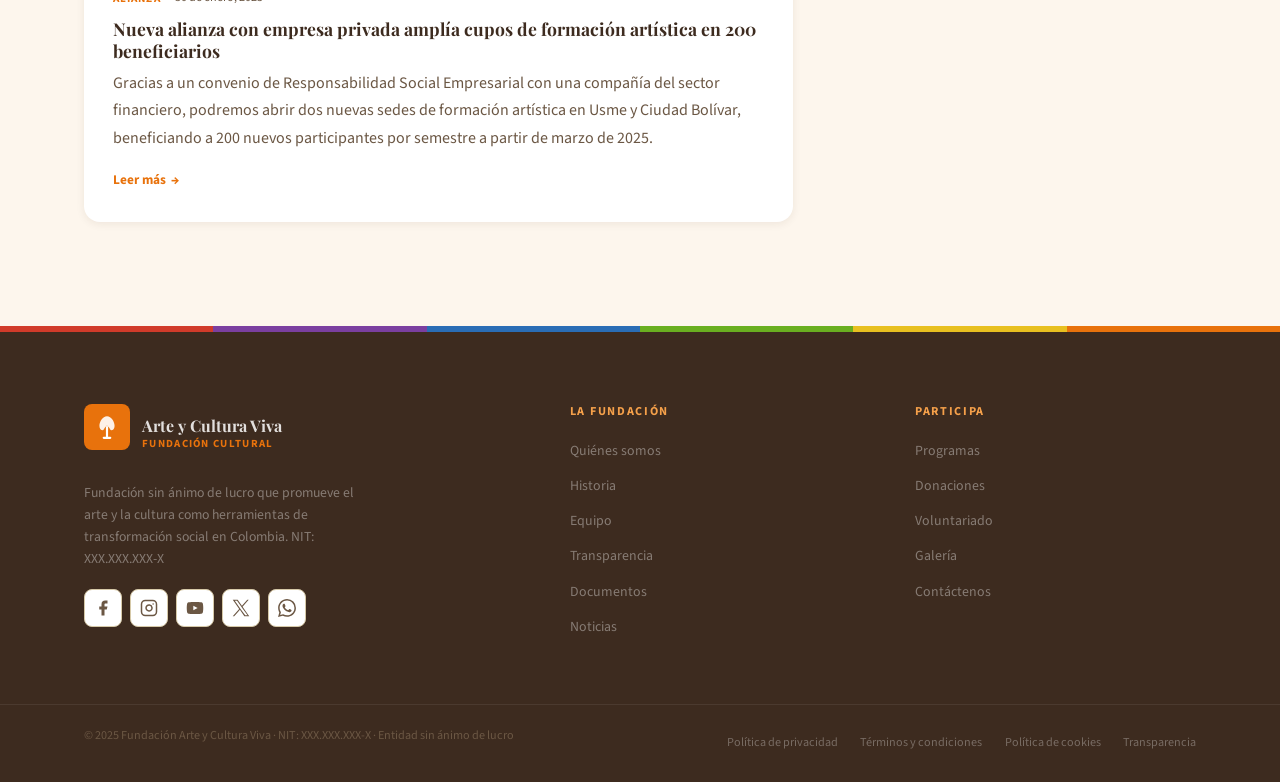
<file: pages/noticias.html>
<!DOCTYPE html>
<html lang="es">
<head>
  <script>
    if (localStorage.getItem('tema_acv') === 'dark') {
      document.documentElement.setAttribute('data-theme', 'dark');
    }
  </script>
  <meta charset="UTF-8"/>
  <meta name="viewport" content="width=device-width, initial-scale=1.0"/>
  <meta name="description" content="Noticias, eventos y publicaciones de la Fundación Arte y Cultura Viva. Mantente informado sobre nuestras actividades culturales en Bogotá."/>
  <title>Noticias — Fundación Arte y Cultura Viva</title>
  <link rel="stylesheet" href="../css/styles.css"/>
  <link rel="stylesheet" href="../css/accesibilidad.css"/>
  <style>
    .noticias-page-grid { display:grid; grid-template-columns:2fr 1fr; gap:3rem; align-items:start; }
    .noticia-full-card { background:var(--blanco); border-radius:var(--r-lg); overflow:hidden; margin-bottom:1.5rem; box-shadow:var(--sombra-sm); transition:transform .3s, box-shadow .3s; }
    .noticia-full-card:hover { transform:translateY(-4px); box-shadow:var(--sombra-md); }
    .noticia-full-card .noticia-img { aspect-ratio:16/9; overflow:hidden; }
    .noticia-full-card .noticia-body { padding:1.8rem; }
    .noticia-full-card h2 { font-size:1.4rem; margin-bottom:.6rem; }
    .noticia-full-card h3 { font-size:1.1rem; margin-bottom:.5rem; }
    .sidebar { position:sticky; top:110px; }
    .sidebar-widget { background:var(--blanco); border-radius:var(--r-lg); padding:1.5rem; margin-bottom:1.5rem; box-shadow:var(--sombra-sm); }
    .sidebar-widget h4 { font-size:.8rem; text-transform:uppercase; letter-spacing:.12em; color:var(--naranja); font-weight:700; margin-bottom:1rem; border-bottom:2px solid var(--naranja-pale); padding-bottom:.6rem; }
    .noticia-mini { display:flex; gap:.9rem; margin-bottom:1rem; text-decoration:none; }
    .noticia-mini:last-child { margin-bottom:0; }
    .noticia-mini-img { width:72px; height:56px; border-radius:var(--r-sm); overflow:hidden; flex-shrink:0; }
    .noticia-mini-txt h5 { font-size:.88rem; color:var(--cafe); margin-bottom:.15rem; line-height:1.35; }
    .noticia-mini-txt time { font-size:.74rem; color:var(--cafe-suave); }
    .noticia-mini:hover h5 { color:var(--naranja); }
    .tag-cloud { display:flex; flex-wrap:wrap; gap:.5rem; }
    .tag { display:inline-block; padding:.3rem .85rem; border-radius:20px; font-size:.78rem; font-weight:700; border:1.5px solid var(--arena-300); color:var(--cafe-suave); cursor:pointer; transition:all .2s; text-decoration:none; }
    .tag:hover, .tag.activo { border-color:var(--naranja); color:var(--naranja); background:var(--naranja-pale); }
    .noticia-full-card.oculto { display:none; }

    @media(max-width:900px){ .noticias-page-grid { grid-template-columns:1fr; } .sidebar { position:static; } }
  </style>
  <link rel="preconnect" href="https://fonts.googleapis.com">
  <link rel="preconnect" href="https://fonts.gstatic.com" crossorigin>
  <link href="https://fonts.googleapis.com/css2?family=Playfair+Display:ital,wght@0,400;0,700;1,400&family=Source+Sans+3:wght@400;600;700&display=swap" rel="stylesheet">
  <meta name="robots" content="index, follow" />
</head>
<body>
<div id="nav-placeholder"></div>
<main id="contenido-principal">

  <!-- HERO -->
  <section class="pagina-hero">
    <div class="deco-forma forma-blob-2 bg-deco-naranja deco-tl-small" aria-hidden="true" style="opacity:0.2; left:-20px"></div>
    <div class="deco-forma forma-blob-1 bg-deco-verde deco-br-tall" aria-hidden="true" style="opacity:0.15; right:5%; bottom:-30px"></div>
    <div class="contenedor">
      <span class="etiqueta">Blog y actualidad</span>
      <h1>Noticias de la fundación</h1>
      <p class="desc">Mantente informado sobre nuestras actividades, logros, convocatorias y eventos culturales en Bogotá y Colombia.</p>
    </div>
  </section>

  <!-- CONTENIDO PRINCIPAL + SIDEBAR -->
  <section class="seccion seccion-crema">
    <div class="deco-forma forma-blob-1 bg-deco-morado deco-tr-large" aria-hidden="true" style="opacity:0.15; right:-100px; top:-50px"></div>
    <div class="contenedor">
      <div class="noticias-page-grid">

        <!-- Lista de noticias -->
        <div id="noticias-container">
          <!-- Noticia 1 destacada -->
          <article class="noticia-full-card reveal" data-categoria="eventos">

            <div class="noticia-img">
              <div class="img-ph" style="height:100%;background:linear-gradient(135deg,#6a3010,#4a2008)">Imagen Festival</div>
            </div>
            <div class="noticia-body">
              <div class="noticia-meta"><span class="noticia-cat">Evento</span><time class="noticia-fecha" datetime="2025-03-15">15 de marzo, 2025</time></div>
              <h2>Festival Arte Viva 2025: más de 800 personas celebraron la cultura popular colombiana</h2>
              <p>Nuestro festival anual reunió a artistas, familias y comunidad en el Parque Metropolitano de Bogotá para tres días de shows de danza folclórica, música en vivo, exposiciones y talleres gratuitos. El evento, que ya es tradición, contó este año con la participación de 45 artistas locales y 12 grupos culturales.</p>
              <p>El Festival Arte Viva se consolida como uno de los eventos culturales comunitarios más importantes de la ciudad, reconocido por la Secretaría de Cultura de Bogotá como modelo de participación ciudadana.</p>
              <a href="#" class="btn btn-contorno" style="margin-top:.5rem">Leer noticia completa</a>
            </div>
          </article>

          <!-- Noticia 2 -->
          <article class="noticia-full-card reveal" data-categoria="convocatorias">

            <div class="noticia-img">
              <div class="img-ph" style="height:100%;background:linear-gradient(135deg,#2a5010,#1a3008)">Imagen música</div>
            </div>
            <div class="noticia-body">
              <div class="noticia-meta"><span class="noticia-cat">Convocatoria</span><time class="noticia-fecha" datetime="2025-03-08">8 de marzo, 2025</time></div>
              <h3>Inscripciones abiertas para el programa de música 2025 — cupos limitados</h3>
              <p>Abrimos las inscripciones para el segundo semestre de nuestra Escuela de Música Comunitaria. Hay cupos disponibles para niños de 6 a 16 años en guitarra, percusión, viento y canto coral. Los talleres son completamente gratuitos e incluyen materiales e instrumento durante el proceso de formación.</p>
              <a href="contacto.html" class="enlace-mas">Inscribirme ahora</a>
            </div>
          </article>

          <!-- Noticia 3 -->
          <article class="noticia-full-card reveal" data-categoria="reconocimientos">

            <div class="noticia-img">
              <div class="img-ph" style="height:100%;background:linear-gradient(135deg,#4a1060,#2a0840)">Premio</div>
            </div>
            <div class="noticia-body">
              <div class="noticia-meta"><span class="noticia-cat">Reconocimiento</span><time class="noticia-fecha" datetime="2025-02-22">22 de febrero, 2025</time></div>
              <h3>Reconocidos por la Secretaría de Cultura por el proyecto de murales comunitarios</h3>
              <p>El programa "Arte en los Barrios" de la Fundación Arte y Cultura Viva fue galardonado como la mejor iniciativa de apropiación cultural del 2024 en Bogotá. Este proyecto ha intervenido más de 40 espacios públicos en 8 localidades, transformando muros en obras de arte que narran la historia de cada comunidad.</p>
              <a href="#" class="enlace-mas">Leer más</a>
            </div>
          </article>

          <!-- Noticia 4 -->
          <article class="noticia-full-card reveal" data-categoria="alianzas">
            <div class="noticia-img">
              <div class="img-ph" style="height:100%;background:linear-gradient(135deg,#1a3060,#0a1840)">Alianza</div>
            </div>
            <div class="noticia-body">
              <div class="noticia-meta"><span class="noticia-cat">Alianza</span><time class="noticia-fecha" datetime="2025-01-30">30 de enero, 2025</time></div>
              <h3>Nueva alianza con empresa privada amplía cupos de formación artística en 200 beneficiarios</h3>
              <p>Gracias a un convenio de Responsabilidad Social Empresarial con una compañía del sector financiero, podremos abrir dos nuevas sedes de formación artística en Usme y Ciudad Bolívar, beneficiando a 200 nuevos participantes por semestre a partir de marzo de 2025.</p>
              <a href="#" class="enlace-mas">Leer más</a>
            </div>
          </article>

          <!-- Mensaje sin resultados -->
          <div id="no-results" style="display:none; text-align:center; padding:3rem; background:var(--blanco); border-radius:var(--r-lg); border:2px dashed var(--arena-300);">
            <p style="font-size:1.1rem; color:var(--cafe-suave); margin:0;">No se encontraron noticias en esta categoría.</p>
            <button onclick="document.querySelector('[data-filtro=\'todas\']').click()" class="btn btn-contorno" style="margin-top:1rem">Ver todas las noticias</button>
          </div>
        </div>

        <!-- SIDEBAR -->
        <aside class="sidebar" aria-label="Noticias relacionadas y categorías">


          <!-- Noticias recientes -->
          <div class="sidebar-widget">
            <h4>Noticias recientes</h4>
            <a href="#" class="noticia-mini">
              <div class="noticia-mini-img"><div class="img-ph" style="height:56px;background:#6a3010">Mini</div></div>
              <div class="noticia-mini-txt"><h5>Festival Arte Viva 2025 congregó a más de 800 personas</h5><time>15 mar 2025</time></div>
            </a>
            <a href="#" class="noticia-mini">
              <div class="noticia-mini-img"><div class="img-ph" style="height:56px;background:#2a5010">Mini</div></div>
              <div class="noticia-mini-txt"><h5>Inscripciones para música 2025 ya están abiertas</h5><time>8 mar 2025</time></div>
            </a>
            <a href="#" class="noticia-mini">
              <div class="noticia-mini-img"><div class="img-ph" style="height:56px;background:#4a1060">Mini</div></div>
              <div class="noticia-mini-txt"><h5>Premio de la Secretaría de Cultura por murales comunitarios</h5><time>22 feb 2025</time></div>
            </a>
            <a href="#" class="noticia-mini">
              <div class="noticia-mini-img"><div class="img-ph" style="height:56px;background:#1a3060">Mini</div></div>
              <div class="noticia-mini-txt"><h5>Nueva alianza amplía 200 cupos de formación</h5><time>30 ene 2025</time></div>
            </a>
          </div>

          <!-- Categorías -->
          <div class="sidebar-widget">
            <h4>Categorías</h4>
            <div class="tag-cloud" id="noticias-tags">
              <a href="#" class="tag activo" data-filtro="todas">Todas</a>
              <a href="#" class="tag" data-filtro="eventos">Eventos</a>
              <a href="#" class="tag" data-filtro="convocatorias">Convocatorias</a>
              <a href="#" class="tag" data-filtro="reconocimientos">Reconocimientos</a>
              <a href="#" class="tag" data-filtro="alianzas">Alianzas</a>
              <a href="#" class="tag" data-filtro="programas">Programas</a>
              <a href="#" class="tag" data-filtro="voluntariado">Voluntariado</a>
              <a href="#" class="tag" data-filtro="donaciones">Donaciones</a>
            </div>

          </div>

          <!-- CTA Donar -->
          <div class="sidebar-widget" style="background:var(--naranja-pale);border:2px solid var(--naranja)">
            <h4>Apóyanos</h4>
            <p style="font-size:.87rem;margin-bottom:1rem">Con tu donación seguimos transformando vidas a través del arte. El 100% va a programas sociales.</p>
            <a href="donaciones.html" class="btn btn-primario" style="display:block;text-align:center;border-radius:4px;font-size:.88rem">Donar ahora</a>
          </div>
        </aside>
      </div>
    </div>
  </section>

</main>
<div id="footer-placeholder"></div>
<script src="../js/nav-footer.js"></script>
<script src="../js/main.js"></script>
<script src="../js/accesibilidad.js"></script>
<script>
  // Filtrado de noticias
  document.addEventListener('DOMContentLoaded', function() {
    const tags = document.querySelectorAll('#noticias-tags .tag');
    const articles = document.querySelectorAll('.noticia-full-card');
    const noResults = document.getElementById('no-results');

    tags.forEach(tag => {
      tag.addEventListener('click', function(e) {
        e.preventDefault();
        
        // Actualizar estado activo de los tags
        tags.forEach(t => t.classList.remove('activo'));
        this.classList.add('activo');

        const filtro = this.getAttribute('data-filtro');
        let visibles = 0;

        articles.forEach(article => {
          const categoria = article.getAttribute('data-categoria');
          
          if (filtro === 'todas' || categoria === filtro) {
            article.classList.remove('oculto');
            article.style.display = 'block';
            visibles++;
          } else {
            article.classList.add('oculto');
            article.style.display = 'none';
          }
        });

        // Mostrar/ocultar mensaje de sin resultados
        if (visibles === 0) {
          noResults.style.display = 'block';
        } else {
          noResults.style.display = 'none';
        }

        // Scroll suave arriba al filtrar si estamos en móvil o abajo en la página
        if (window.scrollY > 300) {
          window.scrollTo({ top: document.querySelector('.noticia-full-card, #no-results').offsetTop - 120, behavior: 'smooth' });
        }
      });
    });
  });
</script>
</body>
</html>
</file>
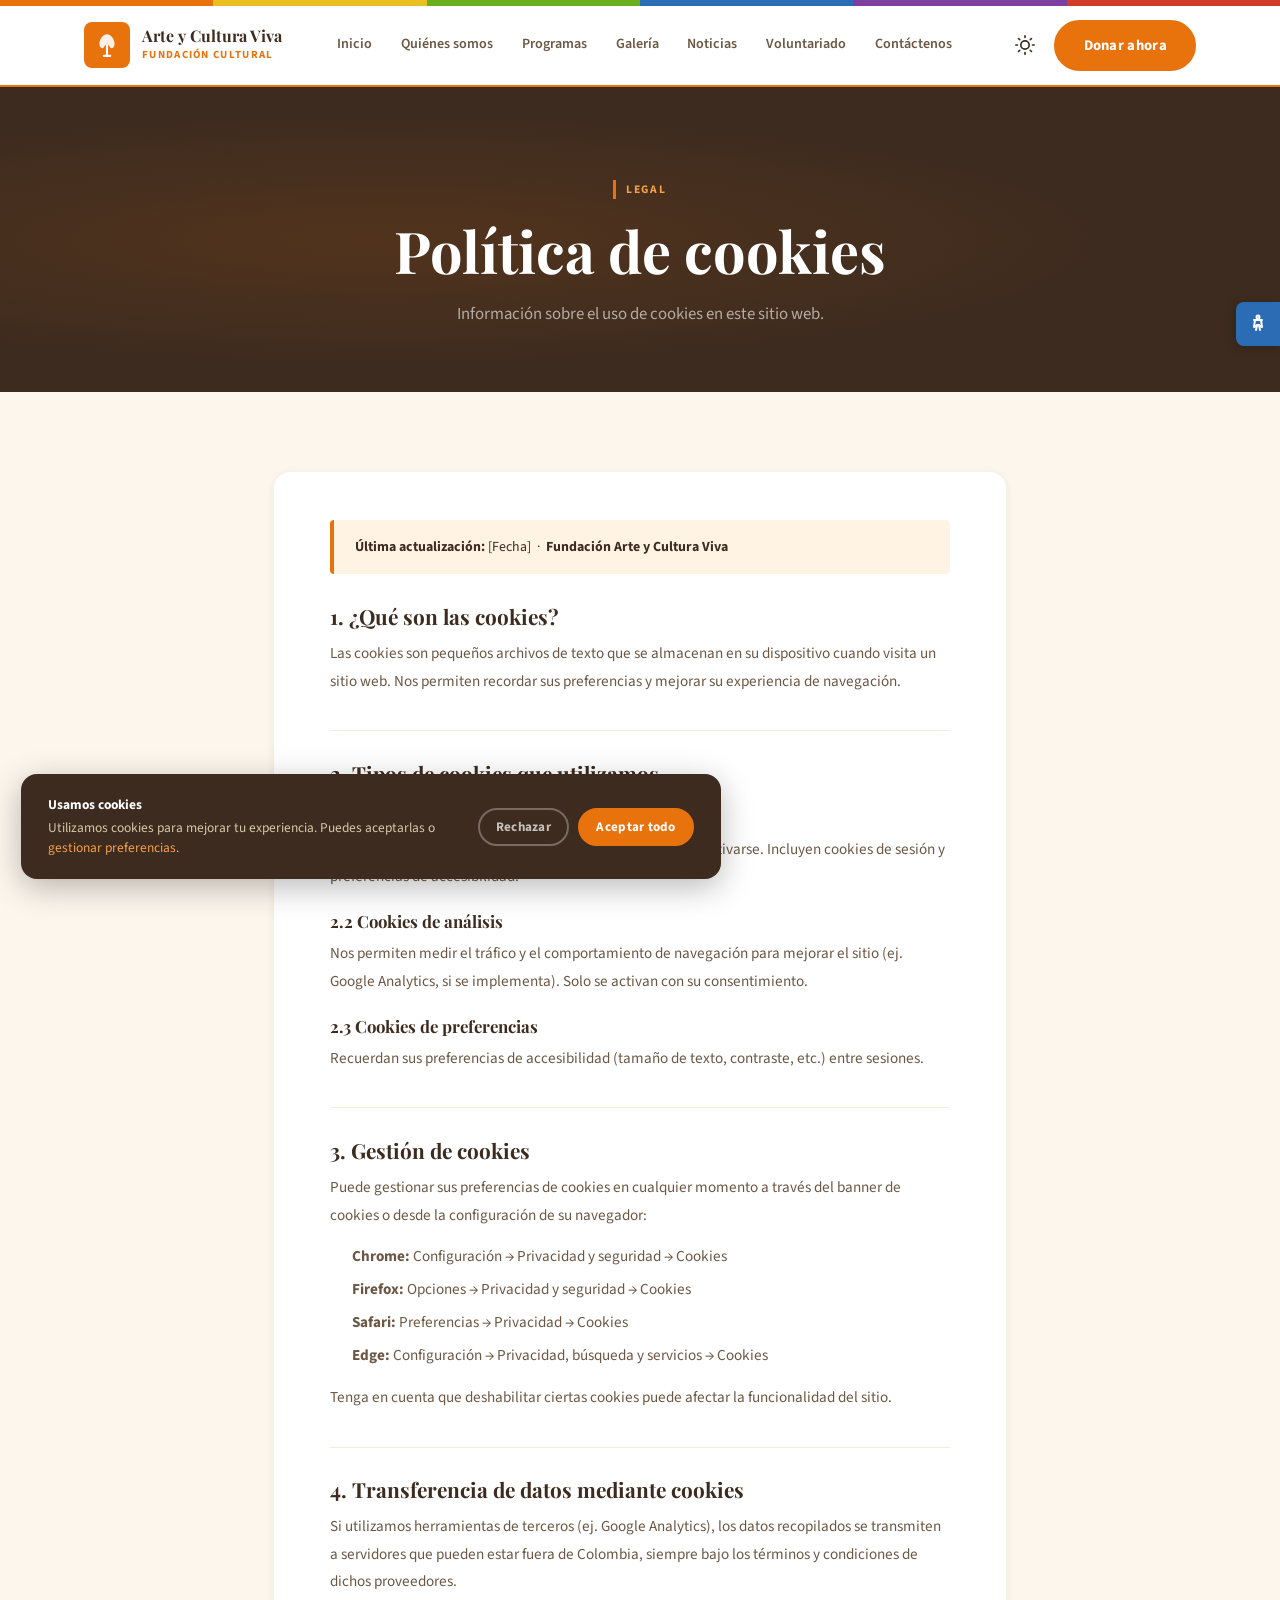
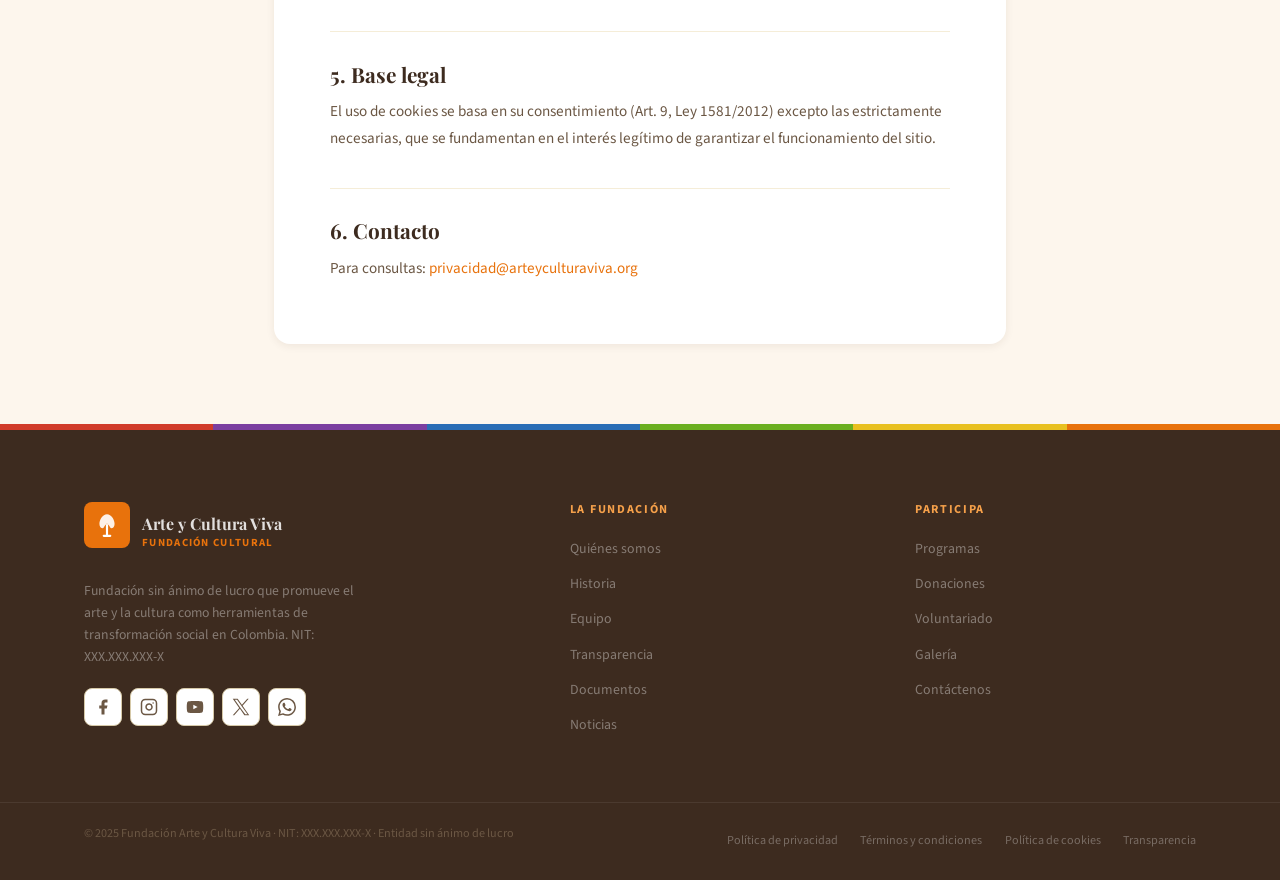
<file: pages/politica-cookies.html>
<!DOCTYPE html>
<html lang="es">
<head>
  <script>
    if (localStorage.getItem('tema_acv') === 'dark') {
      document.documentElement.setAttribute('data-theme', 'dark');
    }
  </script>
  <meta charset="UTF-8"/>
  <meta name="viewport" content="width=device-width, initial-scale=1.0"/>
  <meta name="description" content="Política de cookies — Fundación Arte y Cultura Viva"/>
  <title>Política de cookies — Fundación Arte y Cultura Viva</title>
  <link rel="stylesheet" href="../css/styles.css"/>
  <link rel="stylesheet" href="../css/accesibilidad.css"/>
  <style>
    .legal-wrap{background:var(--blanco);border-radius:var(--r-lg);padding:3rem 3.5rem;box-shadow:var(--sombra-sm)}
    @media(max-width:768px){.legal-wrap{padding:1.8rem 1.3rem}}
  </style>
  <link rel="preconnect" href="https://fonts.googleapis.com">
  <link rel="preconnect" href="https://fonts.gstatic.com" crossorigin>
  <link href="https://fonts.googleapis.com/css2?family=Playfair+Display:ital,wght@0,400;0,700;1,400&family=Source+Sans+3:wght@400;600;700&display=swap" rel="stylesheet">
  <meta property="og:image" content="https://ejemplo.com/img/og-image.jpg" />
  <meta property="og:url" content="https://ejemplo.com/" />
  <meta name="twitter:card" content="summary_large_image" />
  <meta name="robots" content="index, follow" />
</head>
<body>
<div id="nav-placeholder"></div>
<main id="contenido-principal">
  <section class="pagina-hero">
    <div class="contenedor">
      <span class="etiqueta">Legal</span>
      <h1>Política de cookies</h1>
      <p class="desc">Información sobre el uso de cookies en este sitio web.</p>
    </div>
  </section>
  <section class="seccion seccion-crema">
    <div class="contenedor-angosto">
      <div class="legal-wrap legal-doc">
        <div class="legal-aviso"><p><strong>Última actualización:</strong> [Fecha] &nbsp;·&nbsp; <strong>Fundación Arte y Cultura Viva</strong></p></div>
<h2>1. ¿Qué son las cookies?</h2>
<p>Las cookies son pequeños archivos de texto que se almacenan en su dispositivo cuando visita un sitio web. Nos permiten recordar sus preferencias y mejorar su experiencia de navegación.</p>
<h2>2. Tipos de cookies que utilizamos</h2>
<h3>2.1 Cookies estrictamente necesarias</h3>
<p>Esenciales para el funcionamiento del sitio. No pueden desactivarse. Incluyen cookies de sesión y preferencias de accesibilidad.</p>
<h3>2.2 Cookies de análisis</h3>
<p>Nos permiten medir el tráfico y el comportamiento de navegación para mejorar el sitio (ej. Google Analytics, si se implementa). Solo se activan con su consentimiento.</p>
<h3>2.3 Cookies de preferencias</h3>
<p>Recuerdan sus preferencias de accesibilidad (tamaño de texto, contraste, etc.) entre sesiones.</p>
<h2>3. Gestión de cookies</h2>
<p>Puede gestionar sus preferencias de cookies en cualquier momento a través del banner de cookies o desde la configuración de su navegador:</p>
<ul>
  <li><strong>Chrome:</strong> Configuración → Privacidad y seguridad → Cookies</li>
  <li><strong>Firefox:</strong> Opciones → Privacidad y seguridad → Cookies</li>
  <li><strong>Safari:</strong> Preferencias → Privacidad → Cookies</li>
  <li><strong>Edge:</strong> Configuración → Privacidad, búsqueda y servicios → Cookies</li>
</ul>
<p>Tenga en cuenta que deshabilitar ciertas cookies puede afectar la funcionalidad del sitio.</p>
<h2>4. Transferencia de datos mediante cookies</h2>
<p>Si utilizamos herramientas de terceros (ej. Google Analytics), los datos recopilados se transmiten a servidores que pueden estar fuera de Colombia, siempre bajo los términos y condiciones de dichos proveedores.</p>
<h2>5. Base legal</h2>
<p>El uso de cookies se basa en su consentimiento (Art. 9, Ley 1581/2012) excepto las estrictamente necesarias, que se fundamentan en el interés legítimo de garantizar el funcionamiento del sitio.</p>
<h2>6. Contacto</h2>
<p>Para consultas: <a href="mailto:privacidad@arteyculturaviva.org">privacidad@arteyculturaviva.org</a></p>
      </div>
    </div>
  </section>
</main>
<div id="footer-placeholder"></div>
<script src="../js/nav-footer.js"></script>
<script src="../js/main.js"></script>
<script src="../js/accesibilidad.js"></script>
</body>
</html>
</file>
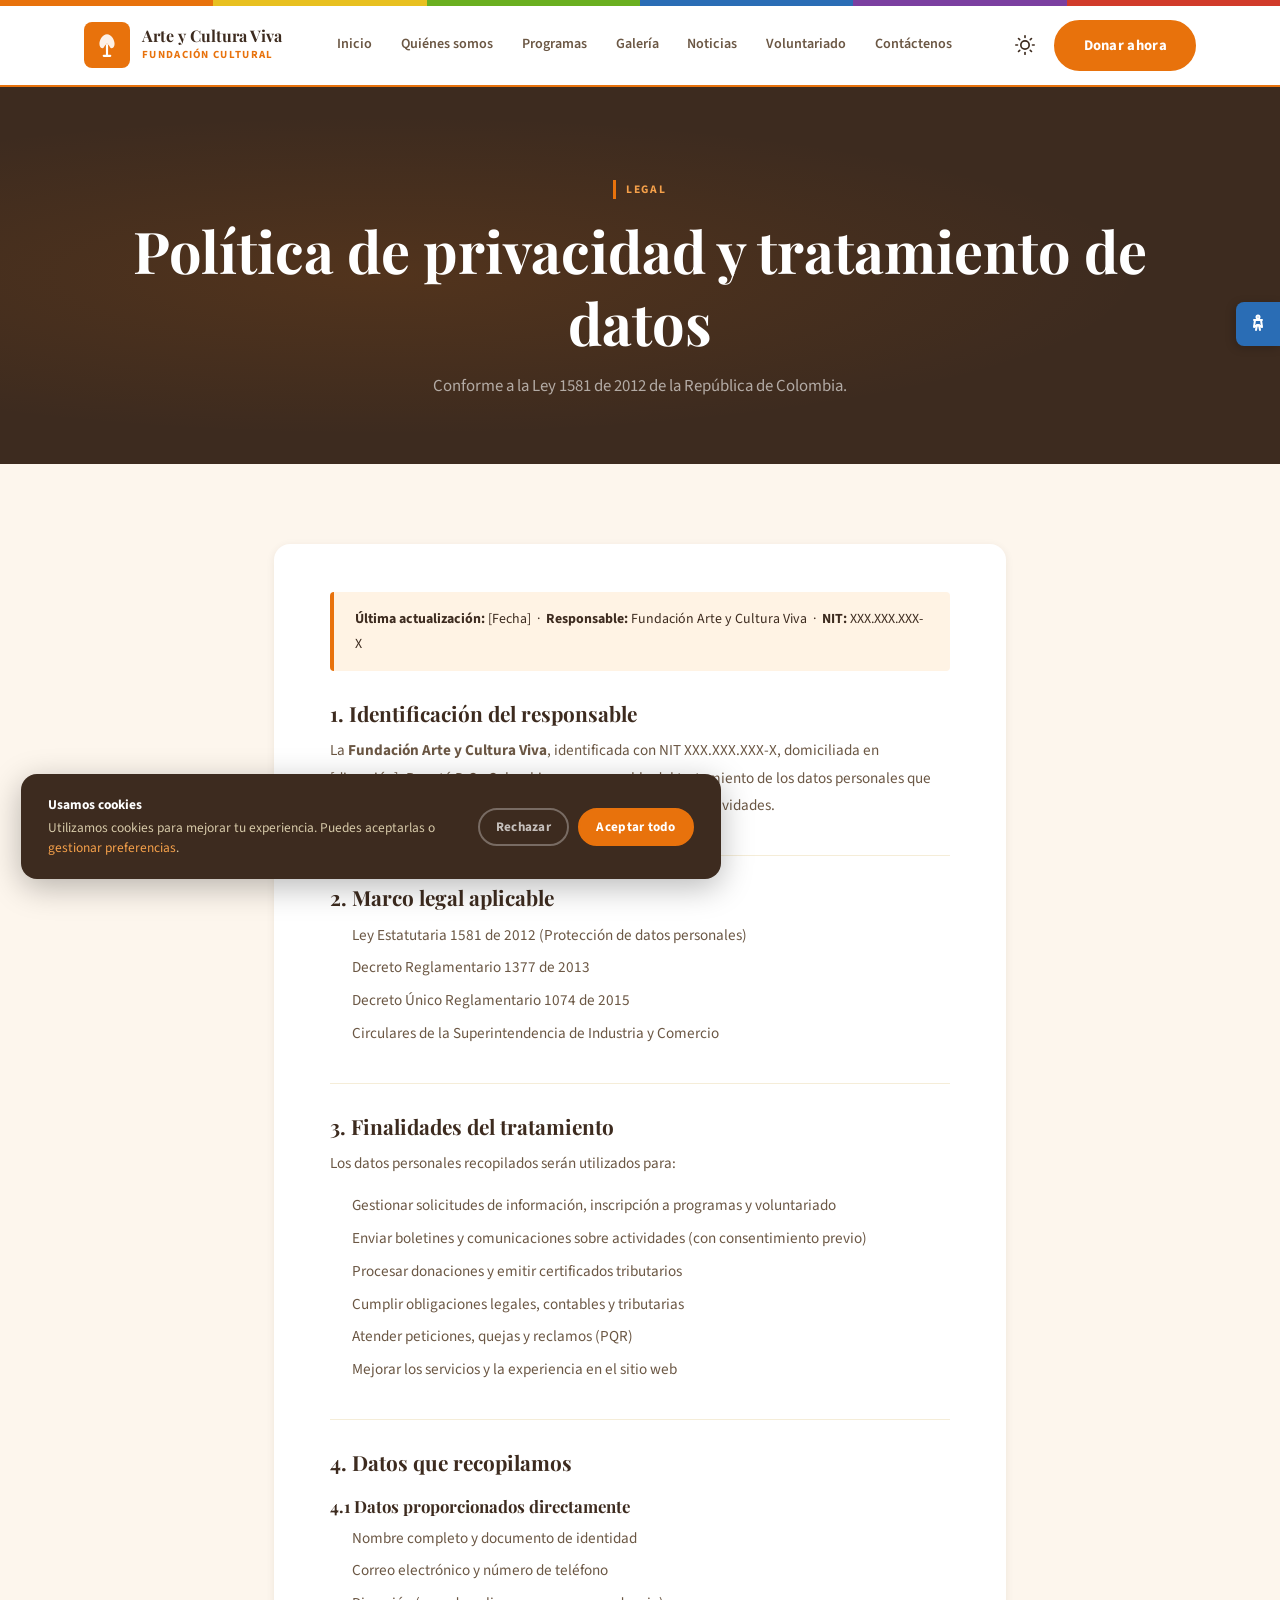
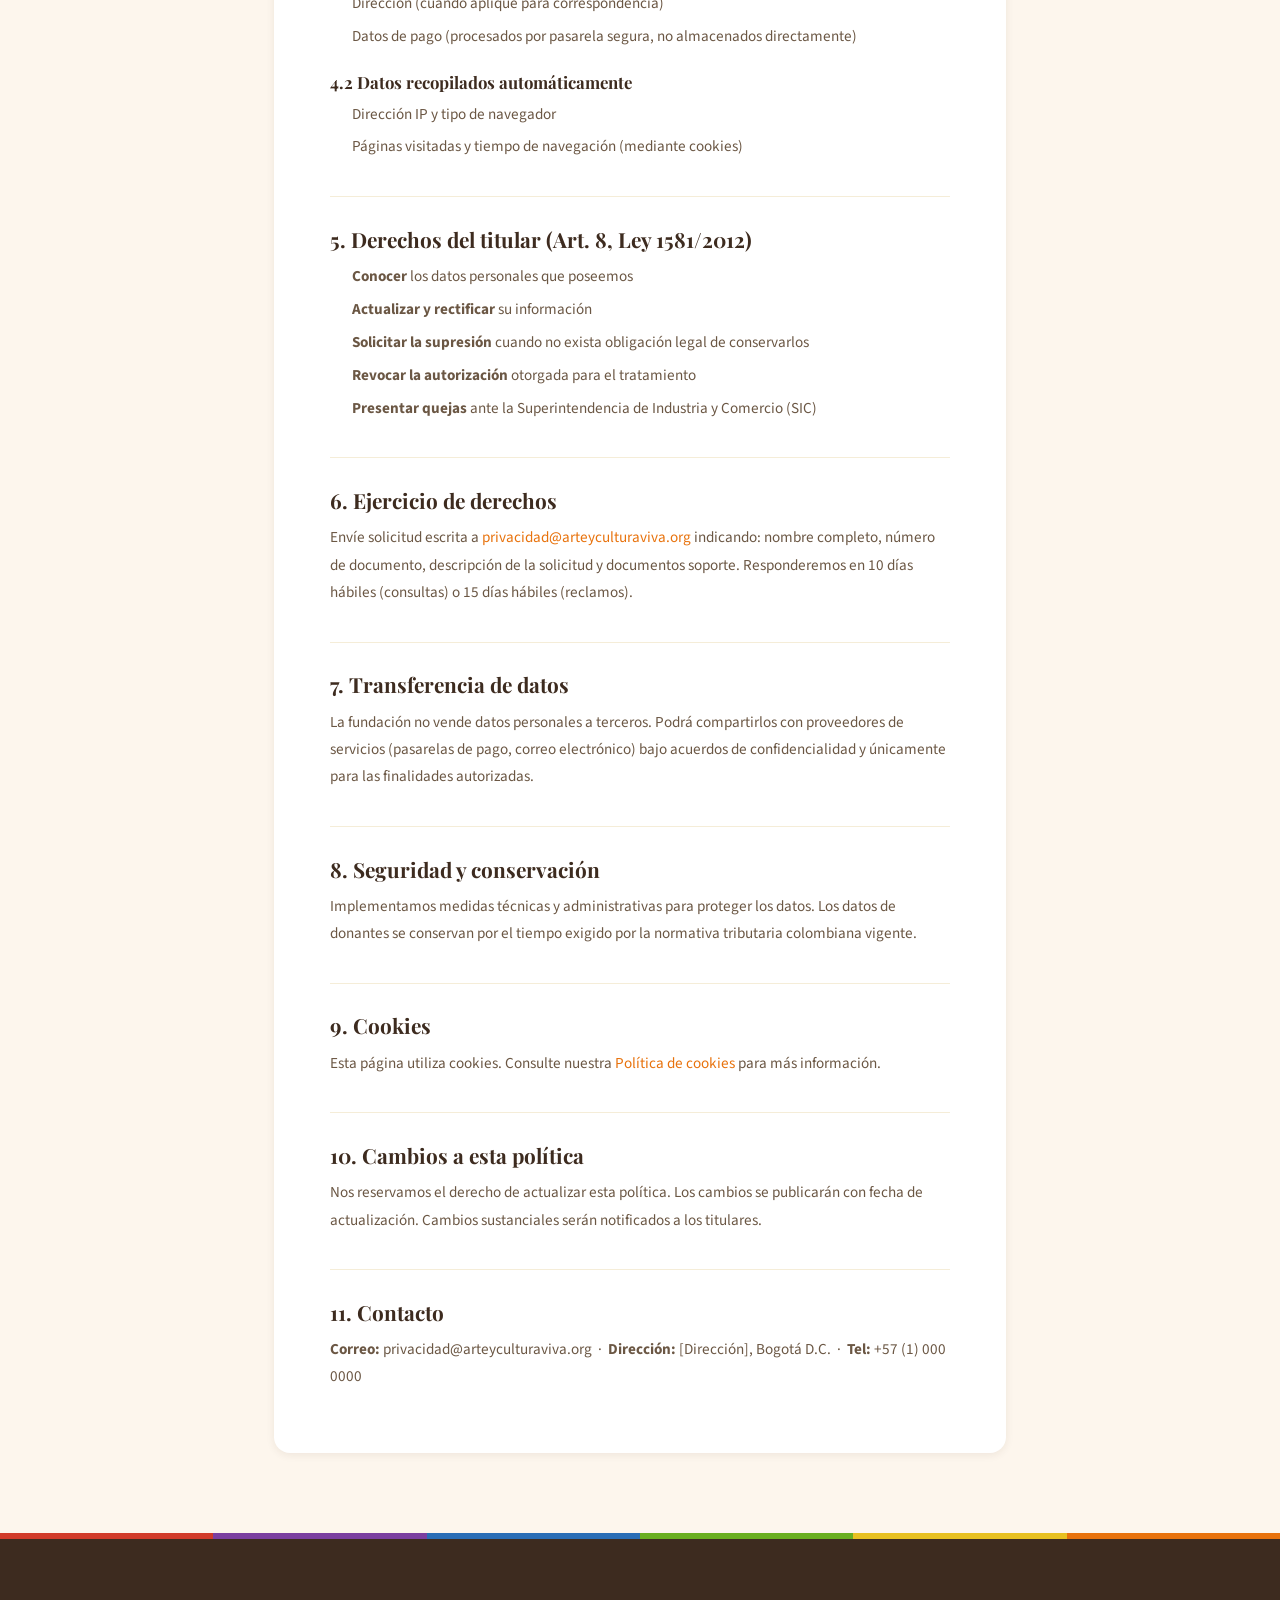
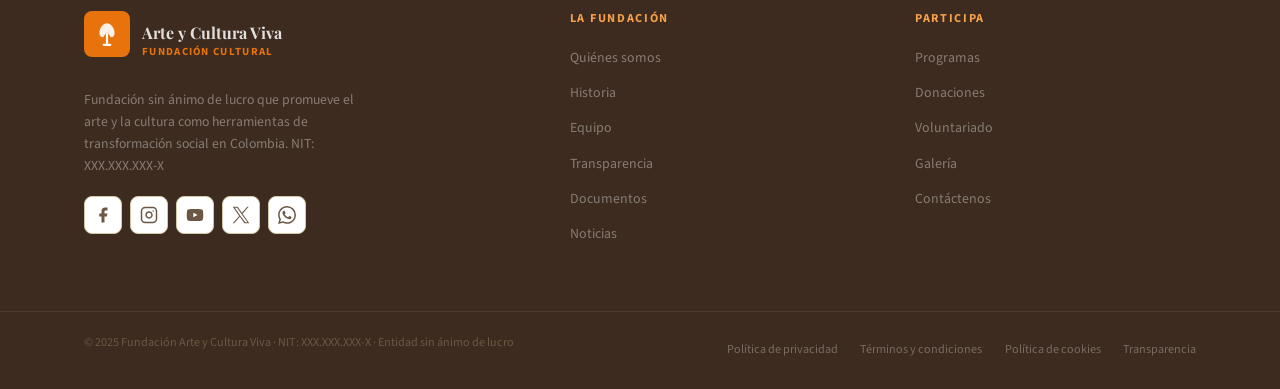
<file: pages/politica-privacidad.html>
<!DOCTYPE html>
<html lang="es">
<head>
  <script>
    if (localStorage.getItem('tema_acv') === 'dark') {
      document.documentElement.setAttribute('data-theme', 'dark');
    }
  </script>
  <meta charset="UTF-8"/>
  <meta name="viewport" content="width=device-width, initial-scale=1.0"/>
  <meta name="description" content="Política de privacidad — Fundación Arte y Cultura Viva"/>
  <title>Política de privacidad — Fundación Arte y Cultura Viva</title>
  <link rel="stylesheet" href="../css/styles.css"/>
  <link rel="stylesheet" href="../css/accesibilidad.css"/>
  <style>
    .legal-wrap{background:var(--blanco);border-radius:var(--r-lg);padding:3rem 3.5rem;box-shadow:var(--sombra-sm)}
    @media(max-width:768px){.legal-wrap{padding:1.8rem 1.3rem}}
  </style>
  <link rel="preconnect" href="https://fonts.googleapis.com">
  <link rel="preconnect" href="https://fonts.gstatic.com" crossorigin>
  <link href="https://fonts.googleapis.com/css2?family=Playfair+Display:ital,wght@0,400;0,700;1,400&family=Source+Sans+3:wght@400;600;700&display=swap" rel="stylesheet">
  <meta property="og:image" content="https://ejemplo.com/img/og-image.jpg" />
  <meta property="og:url" content="https://ejemplo.com/" />
  <meta name="twitter:card" content="summary_large_image" />
  <meta name="robots" content="index, follow" />
</head>
<body>
<div id="nav-placeholder"></div>
<main id="contenido-principal">
  <section class="pagina-hero">
    <div class="contenedor">
      <span class="etiqueta">Legal</span>
      <h1>Política de privacidad y tratamiento de datos</h1>
      <p class="desc">Conforme a la Ley 1581 de 2012 de la República de Colombia.</p>
    </div>
  </section>
  <section class="seccion seccion-crema">
    <div class="contenedor-angosto">
      <div class="legal-wrap legal-doc">
        <div class="legal-aviso"><p><strong>Última actualización:</strong> [Fecha] &nbsp;·&nbsp; <strong>Responsable:</strong> Fundación Arte y Cultura Viva &nbsp;·&nbsp; <strong>NIT:</strong> XXX.XXX.XXX-X</p></div>
<h2>1. Identificación del responsable</h2>
<p>La <strong>Fundación Arte y Cultura Viva</strong>, identificada con NIT XXX.XXX.XXX-X, domiciliada en [dirección], Bogotá D.C., Colombia, es responsable del tratamiento de los datos personales que recopila a través de esta página web y de sus programas y actividades.</p>
<h2>2. Marco legal aplicable</h2>
<ul>
  <li>Ley Estatutaria 1581 de 2012 (Protección de datos personales)</li>
  <li>Decreto Reglamentario 1377 de 2013</li>
  <li>Decreto Único Reglamentario 1074 de 2015</li>
  <li>Circulares de la Superintendencia de Industria y Comercio</li>
</ul>
<h2>3. Finalidades del tratamiento</h2>
<p>Los datos personales recopilados serán utilizados para:</p>
<ul>
  <li>Gestionar solicitudes de información, inscripción a programas y voluntariado</li>
  <li>Enviar boletines y comunicaciones sobre actividades (con consentimiento previo)</li>
  <li>Procesar donaciones y emitir certificados tributarios</li>
  <li>Cumplir obligaciones legales, contables y tributarias</li>
  <li>Atender peticiones, quejas y reclamos (PQR)</li>
  <li>Mejorar los servicios y la experiencia en el sitio web</li>
</ul>
<h2>4. Datos que recopilamos</h2>
<h3>4.1 Datos proporcionados directamente</h3>
<ul>
  <li>Nombre completo y documento de identidad</li>
  <li>Correo electrónico y número de teléfono</li>
  <li>Dirección (cuando aplique para correspondencia)</li>
  <li>Datos de pago (procesados por pasarela segura, no almacenados directamente)</li>
</ul>
<h3>4.2 Datos recopilados automáticamente</h3>
<ul>
  <li>Dirección IP y tipo de navegador</li>
  <li>Páginas visitadas y tiempo de navegación (mediante cookies)</li>
</ul>
<h2>5. Derechos del titular (Art. 8, Ley 1581/2012)</h2>
<ul>
  <li><strong>Conocer</strong> los datos personales que poseemos</li>
  <li><strong>Actualizar y rectificar</strong> su información</li>
  <li><strong>Solicitar la supresión</strong> cuando no exista obligación legal de conservarlos</li>
  <li><strong>Revocar la autorización</strong> otorgada para el tratamiento</li>
  <li><strong>Presentar quejas</strong> ante la Superintendencia de Industria y Comercio (SIC)</li>
</ul>
<h2>6. Ejercicio de derechos</h2>
<p>Envíe solicitud escrita a <a href="mailto:privacidad@arteyculturaviva.org">privacidad@arteyculturaviva.org</a> indicando: nombre completo, número de documento, descripción de la solicitud y documentos soporte. Responderemos en 10 días hábiles (consultas) o 15 días hábiles (reclamos).</p>
<h2>7. Transferencia de datos</h2>
<p>La fundación no vende datos personales a terceros. Podrá compartirlos con proveedores de servicios (pasarelas de pago, correo electrónico) bajo acuerdos de confidencialidad y únicamente para las finalidades autorizadas.</p>
<h2>8. Seguridad y conservación</h2>
<p>Implementamos medidas técnicas y administrativas para proteger los datos. Los datos de donantes se conservan por el tiempo exigido por la normativa tributaria colombiana vigente.</p>
<h2>9. Cookies</h2>
<p>Esta página utiliza cookies. Consulte nuestra <a href="politica-cookies.html">Política de cookies</a> para más información.</p>
<h2>10. Cambios a esta política</h2>
<p>Nos reservamos el derecho de actualizar esta política. Los cambios se publicarán con fecha de actualización. Cambios sustanciales serán notificados a los titulares.</p>
<h2>11. Contacto</h2>
<p><strong>Correo:</strong> privacidad@arteyculturaviva.org &nbsp;·&nbsp; <strong>Dirección:</strong> [Dirección], Bogotá D.C. &nbsp;·&nbsp; <strong>Tel:</strong> +57 (1) 000 0000</p>
      </div>
    </div>
  </section>
</main>
<div id="footer-placeholder"></div>
<script src="../js/nav-footer.js"></script>
<script src="../js/main.js"></script>
<script src="../js/accesibilidad.js"></script>
</body>
</html>
</file>
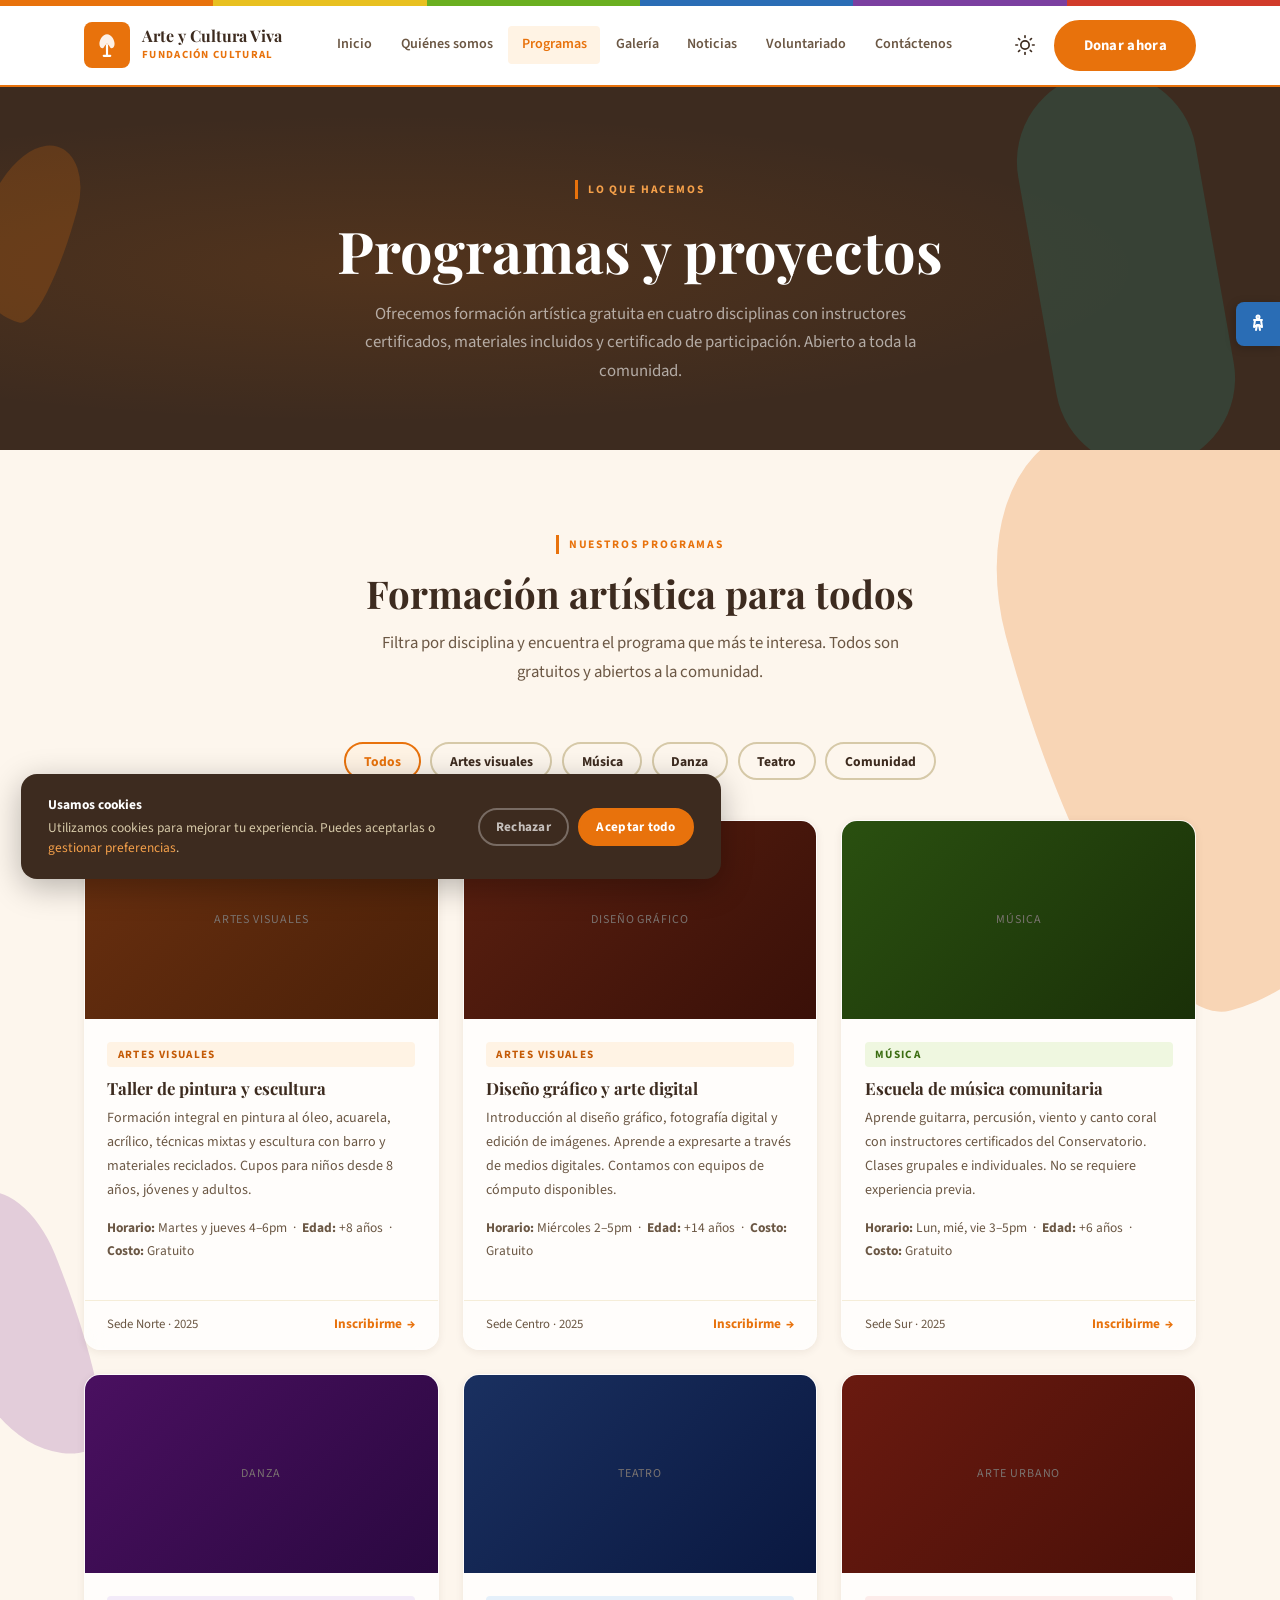
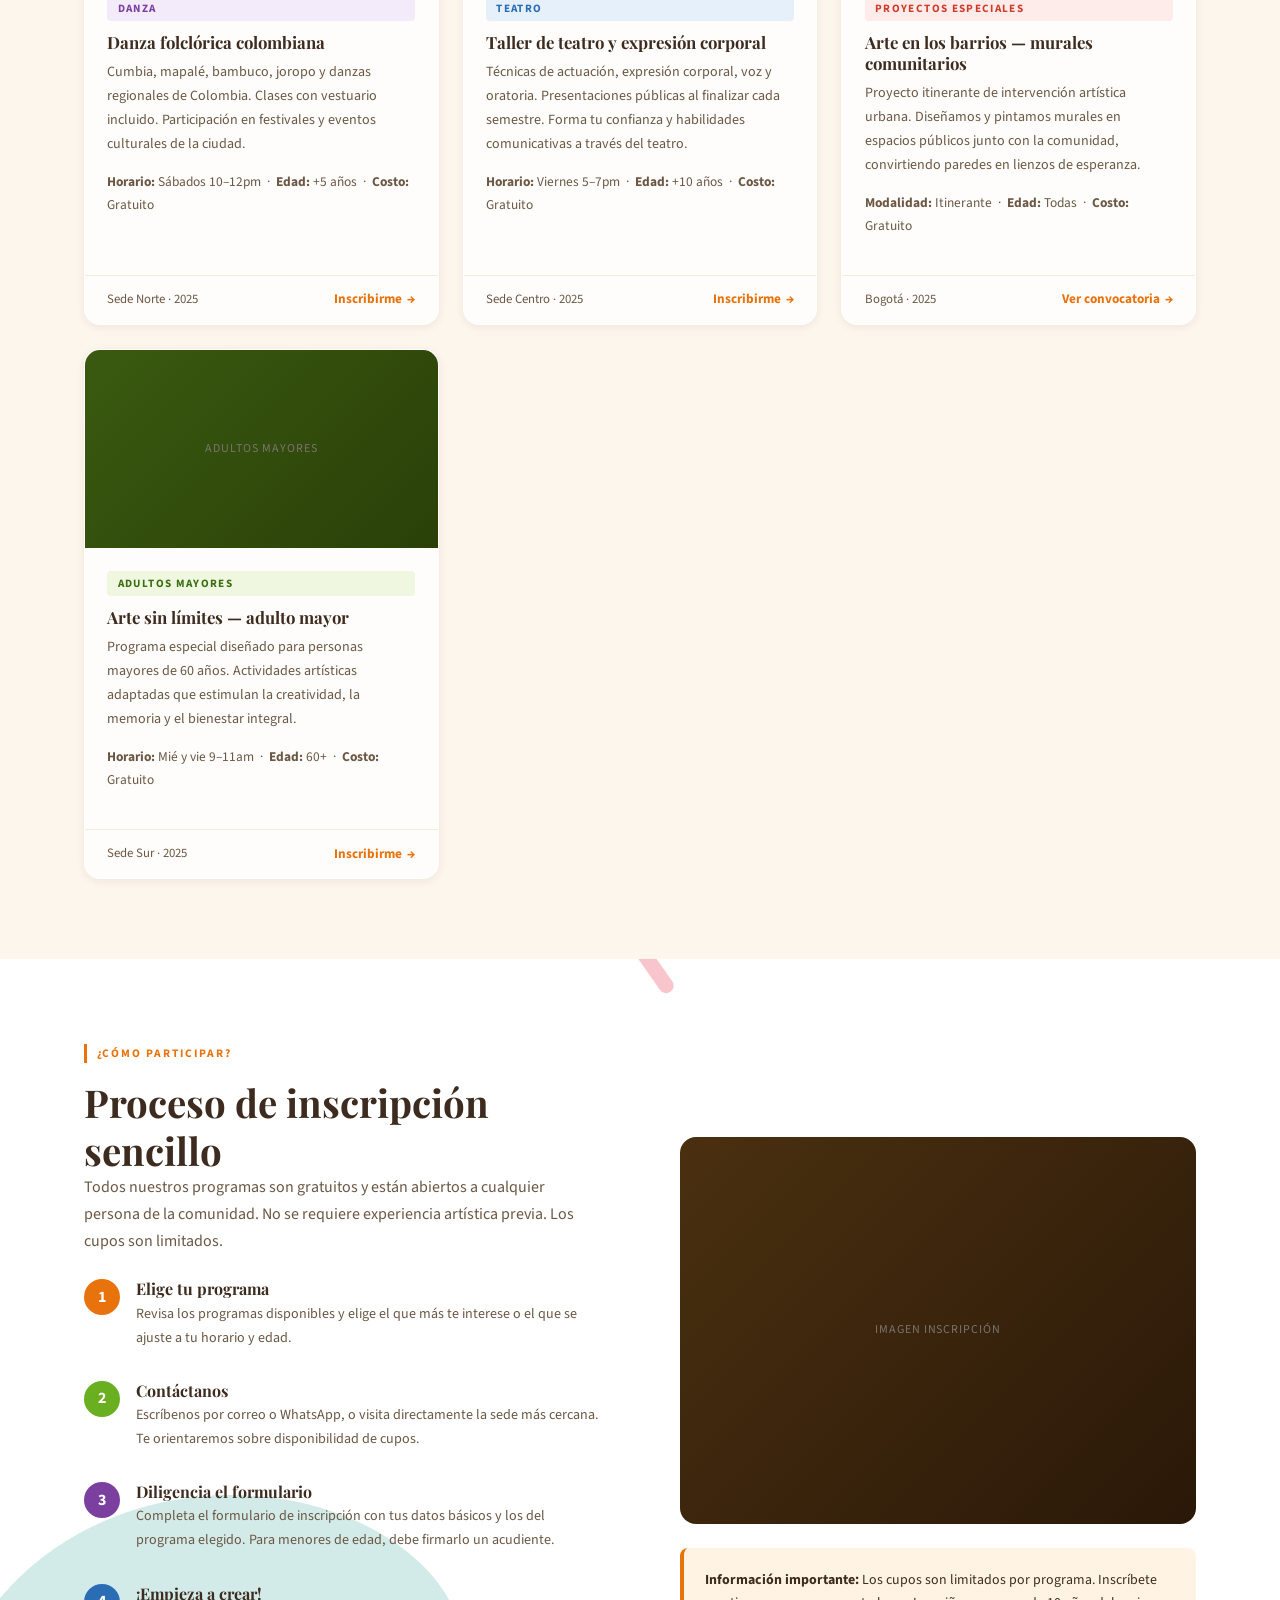
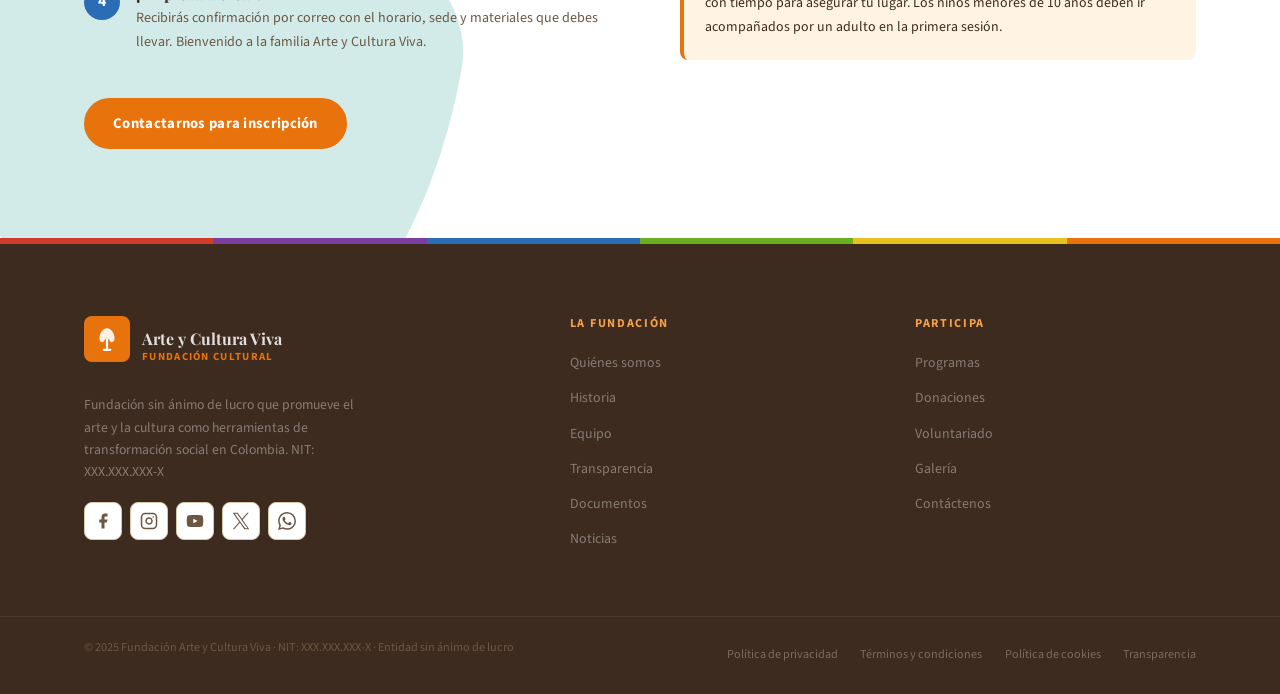
<file: pages/programas.html>
<!DOCTYPE html>
<html lang="es">
<head>
  <script>
    if (localStorage.getItem('tema_acv') === 'dark') {
      document.documentElement.setAttribute('data-theme', 'dark');
    }
  </script>
  <meta charset="UTF-8"/>
  <meta name="viewport" content="width=device-width, initial-scale=1.0"/>
  <meta name="description" content="Explora los programas de formación artística gratuita de la Fundación Arte y Cultura Viva: danza, música, teatro y artes visuales en Bogotá."/>
  <title>Programas — Fundación Arte y Cultura Viva</title>
  <link rel="stylesheet" href="../css/styles.css"/>
  <link rel="stylesheet" href="../css/accesibilidad.css"/>
  <style>
    .filtros { display:flex; gap:.6rem; flex-wrap:wrap; justify-content:center; margin-bottom:2.5rem; }
    .filtro-btn { padding:.45rem 1.1rem; border-radius:30px; border:2px solid var(--arena-300); background:transparent; font-size:.85rem; font-weight:700; color:var(--cafe); cursor:pointer; transition:all .2s; font-family:var(--fuente-cuerpo); }
    .filtro-btn:hover, .filtro-btn.activo { border-color:var(--naranja); background:var(--naranja-pale); color:var(--naranja); }
    .prog-detail { display:grid; grid-template-columns:1fr 1fr; gap:5rem; align-items:center; }
    .paso-num { width:36px; height:36px; border-radius:50%; color:#fff; display:flex; align-items:center; justify-content:center; font-weight:700; flex-shrink:0; }
    @media(max-width:768px){ .prog-detail { grid-template-columns:1fr; } }
  </style>
  <link rel="preconnect" href="https://fonts.googleapis.com">
  <link rel="preconnect" href="https://fonts.gstatic.com" crossorigin>
  <link href="https://fonts.googleapis.com/css2?family=Playfair+Display:ital,wght@0,400;0,700;1,400&family=Source+Sans+3:wght@400;600;700&display=swap" rel="stylesheet">
  <meta property="og:title" content="Programas — Fundación Arte y Cultura Viva" />
  <meta name="robots" content="index, follow" />
</head>
<body>
<div id="nav-placeholder"></div>
<main id="contenido-principal">

  <!-- HERO -->
  <section class="pagina-hero">
    <div class="deco-forma forma-blob-1 bg-deco-naranja deco-tl-small" aria-hidden="true" style="opacity:0.2"></div>
    <div class="deco-forma forma-pill bg-deco-verde deco-br-tall" aria-hidden="true" style="opacity:0.2; right:5%; bottom:-20px"></div>
    <div class="contenedor">
      <span class="etiqueta">Lo que hacemos</span>
      <h1>Programas y proyectos</h1>
      <p class="desc">Ofrecemos formación artística gratuita en cuatro disciplinas con instructores certificados, materiales incluidos y certificado de participación. Abierto a toda la comunidad.</p>
    </div>
  </section>

  <!-- GRILLA DE PROGRAMAS -->
  <section class="seccion seccion-crema">
    <div class="deco-forma forma-blob-2 bg-deco-naranja deco-tr-large" aria-hidden="true" style="opacity:0.25; top:-50px"></div>
    <div class="deco-forma forma-blob-1 bg-deco-morado deco-ml-medium" aria-hidden="true" style="opacity:0.2"></div>
    <div class="contenedor">
      <div class="sec-encabezado reveal">
        <span class="etiqueta">Nuestros programas</span>
        <h2>Formación artística para todos</h2>
        <p>Filtra por disciplina y encuentra el programa que más te interesa. Todos son gratuitos y abiertos a la comunidad.</p>
      </div>
      <div class="filtros">
        <button class="filtro-btn activo" data-filtro="todos">Todos</button>
        <button class="filtro-btn" data-filtro="artes-visuales">Artes visuales</button>
        <button class="filtro-btn" data-filtro="musica">Música</button>
        <button class="filtro-btn" data-filtro="danza">Danza</button>
        <button class="filtro-btn" data-filtro="teatro">Teatro</button>
        <button class="filtro-btn" data-filtro="comunidad">Comunidad</button>
      </div>
      <div class="programas-grid">
        <article class="programa-card reveal" data-categoria="artes-visuales">
          <div class="programa-card-img"><div class="img-ph" style="background:linear-gradient(135deg,#6a3010,#4a2008)">Artes visuales</div></div>
          <div class="programa-card-body">
            <span class="prog-cat prog-cat-naranja">Artes visuales</span>
            <h3>Taller de pintura y escultura</h3>
            <p>Formación integral en pintura al óleo, acuarela, acrílico, técnicas mixtas y escultura con barro y materiales reciclados. Cupos para niños desde 8 años, jóvenes y adultos.</p>
            <p style="font-size:.84rem"><strong>Horario:</strong> Martes y jueves 4–6pm &nbsp;·&nbsp; <strong>Edad:</strong> +8 años &nbsp;·&nbsp; <strong>Costo:</strong> Gratuito</p>
          </div>
          <div class="programa-footer"><span>Sede Norte · 2025</span><a href="contacto.html" class="enlace-mas">Inscribirme</a></div>
        </article>
        <article class="programa-card reveal" style="transition-delay:.1s" data-categoria="artes-visuales">
          <div class="programa-card-img"><div class="img-ph" style="background:linear-gradient(135deg,#5a2010,#3a1008)">Diseño gráfico</div></div>
          <div class="programa-card-body">
            <span class="prog-cat prog-cat-naranja">Artes visuales</span>
            <h3>Diseño gráfico y arte digital</h3>
            <p>Introducción al diseño gráfico, fotografía digital y edición de imágenes. Aprende a expresarte a través de medios digitales. Contamos con equipos de cómputo disponibles.</p>
            <p style="font-size:.84rem"><strong>Horario:</strong> Miércoles 2–5pm &nbsp;·&nbsp; <strong>Edad:</strong> +14 años &nbsp;·&nbsp; <strong>Costo:</strong> Gratuito</p>
          </div>
          <div class="programa-footer"><span>Sede Centro · 2025</span><a href="contacto.html" class="enlace-mas">Inscribirme</a></div>
        </article>
        <article class="programa-card reveal" style="transition-delay:.1s" data-categoria="musica">
          <div class="programa-card-img"><div class="img-ph" style="background:linear-gradient(135deg,#2a5010,#1a3008)">Música</div></div>
          <div class="programa-card-body">
            <span class="prog-cat prog-cat-verde">Música</span>
            <h3>Escuela de música comunitaria</h3>
            <p>Aprende guitarra, percusión, viento y canto coral con instructores certificados del Conservatorio. Clases grupales e individuales. No se requiere experiencia previa.</p>
            <p style="font-size:.84rem"><strong>Horario:</strong> Lun, mié, vie 3–5pm &nbsp;·&nbsp; <strong>Edad:</strong> +6 años &nbsp;·&nbsp; <strong>Costo:</strong> Gratuito</p>
          </div>
          <div class="programa-footer"><span>Sede Sur · 2025</span><a href="contacto.html" class="enlace-mas">Inscribirme</a></div>
        </article>
        <article class="programa-card reveal" style="transition-delay:.2s" data-categoria="danza">
          <div class="programa-card-img"><div class="img-ph" style="background:linear-gradient(135deg,#4a1060,#2a0840)">Danza</div></div>
          <div class="programa-card-body">
            <span class="prog-cat prog-cat-morado">Danza</span>
            <h3>Danza folclórica colombiana</h3>
            <p>Cumbia, mapalé, bambuco, joropo y danzas regionales de Colombia. Clases con vestuario incluido. Participación en festivales y eventos culturales de la ciudad.</p>
            <p style="font-size:.84rem"><strong>Horario:</strong> Sábados 10–12pm &nbsp;·&nbsp; <strong>Edad:</strong> +5 años &nbsp;·&nbsp; <strong>Costo:</strong> Gratuito</p>
          </div>
          <div class="programa-footer"><span>Sede Norte · 2025</span><a href="contacto.html" class="enlace-mas">Inscribirme</a></div>
        </article>
        <article class="programa-card reveal" style="transition-delay:.3s" data-categoria="teatro">
          <div class="programa-card-img"><div class="img-ph" style="background:linear-gradient(135deg,#1a3060,#0a1840)">Teatro</div></div>
          <div class="programa-card-body">
            <span class="prog-cat prog-cat-azul">Teatro</span>
            <h3>Taller de teatro y expresión corporal</h3>
            <p>Técnicas de actuación, expresión corporal, voz y oratoria. Presentaciones públicas al finalizar cada semestre. Forma tu confianza y habilidades comunicativas a través del teatro.</p>
            <p style="font-size:.84rem"><strong>Horario:</strong> Viernes 5–7pm &nbsp;·&nbsp; <strong>Edad:</strong> +10 años &nbsp;·&nbsp; <strong>Costo:</strong> Gratuito</p>
          </div>
          <div class="programa-footer"><span>Sede Centro · 2025</span><a href="contacto.html" class="enlace-mas">Inscribirme</a></div>
        </article>
        <article class="programa-card reveal" style="transition-delay:.4s" data-categoria="comunidad">
          <div class="programa-card-img"><div class="img-ph" style="background:linear-gradient(135deg,#6a1a10,#4a1008)">Arte urbano</div></div>
          <div class="programa-card-body">
            <span class="prog-cat prog-cat-rojo">Proyectos especiales</span>
            <h3>Arte en los barrios — murales comunitarios</h3>
            <p>Proyecto itinerante de intervención artística urbana. Diseñamos y pintamos murales en espacios públicos junto con la comunidad, convirtiendo paredes en lienzos de esperanza.</p>
            <p style="font-size:.84rem"><strong>Modalidad:</strong> Itinerante &nbsp;·&nbsp; <strong>Edad:</strong> Todas &nbsp;·&nbsp; <strong>Costo:</strong> Gratuito</p>
          </div>
          <div class="programa-footer"><span>Bogotá · 2025</span><a href="contacto.html" class="enlace-mas">Ver convocatoria</a></div>
        </article>
        <article class="programa-card reveal" style="transition-delay:.5s" data-categoria="comunidad">
          <div class="programa-card-img"><div class="img-ph" style="background:linear-gradient(135deg,#3a5a10,#2a4008)">Adultos mayores</div></div>
          <div class="programa-card-body">
            <span class="prog-cat prog-cat-verde">Adultos mayores</span>
            <h3>Arte sin límites — adulto mayor</h3>
            <p>Programa especial diseñado para personas mayores de 60 años. Actividades artísticas adaptadas que estimulan la creatividad, la memoria y el bienestar integral.</p>
            <p style="font-size:.84rem"><strong>Horario:</strong> Mié y vie 9–11am &nbsp;·&nbsp; <strong>Edad:</strong> 60+ &nbsp;·&nbsp; <strong>Costo:</strong> Gratuito</p>
          </div>
          <div class="programa-footer"><span>Sede Sur · 2025</span><a href="contacto.html" class="enlace-mas">Inscribirme</a></div>
        </article>
      </div>
    </div>
  </section>

  <!-- CÓMO INSCRIBIRSE -->
  <section class="seccion seccion-clara">
    <div class="deco-forma forma-blob-1 bg-deco-verde deco-bl-large" aria-hidden="true" style="opacity:0.2; bottom:-100px; left:-50px"></div>
    <div class="deco-forma forma-pill bg-deco-rojo deco-tc-pill" aria-hidden="true" style="opacity:0.25; transform:rotate(-35deg)"></div>
    <div class="contenedor">
      <div class="prog-detail">
        <div class="reveal">
          <span class="etiqueta">¿Cómo participar?</span>
          <h2>Proceso de inscripción sencillo</h2>
          <p>Todos nuestros programas son gratuitos y están abiertos a cualquier persona de la comunidad. No se requiere experiencia artística previa. Los cupos son limitados.</p>
          <div style="display:flex;flex-direction:column;gap:1rem;margin-top:1.5rem">
            <div style="display:flex;gap:1rem;align-items:flex-start">
              <div class="paso-num" style="background:var(--naranja)">1</div>
              <div><h4 style="font-size:1rem;margin-bottom:.2rem">Elige tu programa</h4><p style="font-size:.88rem">Revisa los programas disponibles y elige el que más te interese o el que se ajuste a tu horario y edad.</p></div>
            </div>
            <div style="display:flex;gap:1rem;align-items:flex-start">
              <div class="paso-num" style="background:var(--verde)">2</div>
              <div><h4 style="font-size:1rem;margin-bottom:.2rem">Contáctanos</h4><p style="font-size:.88rem">Escríbenos por correo o WhatsApp, o visita directamente la sede más cercana. Te orientaremos sobre disponibilidad de cupos.</p></div>
            </div>
            <div style="display:flex;gap:1rem;align-items:flex-start">
              <div class="paso-num" style="background:var(--morado)">3</div>
              <div><h4 style="font-size:1rem;margin-bottom:.2rem">Diligencia el formulario</h4><p style="font-size:.88rem">Completa el formulario de inscripción con tus datos básicos y los del programa elegido. Para menores de edad, debe firmarlo un acudiente.</p></div>
            </div>
            <div style="display:flex;gap:1rem;align-items:flex-start">
              <div class="paso-num" style="background:var(--azul)">4</div>
              <div><h4 style="font-size:1rem;margin-bottom:.2rem">¡Empieza a crear!</h4><p style="font-size:.88rem">Recibirás confirmación por correo con el horario, sede y materiales que debes llevar. Bienvenido a la familia Arte y Cultura Viva.</p></div>
            </div>
          </div>
          <a href="contacto.html" class="btn btn-primario" style="margin-top:1.8rem">Contactarnos para inscripción</a>
        </div>
        <div class="reveal" style="transition-delay:.15s">
          <div style="aspect-ratio:4/3;border-radius:var(--r-lg);overflow:hidden">
            <div class="img-ph" style="height:100%;background:linear-gradient(135deg,#4a3010,#2a1808)">Imagen inscripción</div>
          </div>
          <!-- Nota informativa -->
          <div style="background:var(--naranja-pale);border-radius:var(--r-md);padding:1.3rem;border-left:4px solid var(--naranja);margin-top:1.5rem">
            <p style="font-size:.87rem;margin:0;color:var(--cafe)">
              <strong>Información importante:</strong> Los cupos son limitados por programa. Inscríbete con tiempo para asegurar tu lugar. Los niños menores de 10 años deben ir acompañados por un adulto en la primera sesión.
            </p>
          </div>
        </div>
      </div>
    </div>
  </section>

</main>
<div id="footer-placeholder"></div>
<script src="../js/nav-footer.js"></script>
<script src="../js/main.js"></script>
<script src="../js/accesibilidad.js"></script>
<script>
document.querySelectorAll('.filtro-btn').forEach(function(btn){
  btn.addEventListener('click',function(){
    document.querySelectorAll('.filtro-btn').forEach(function(b){b.classList.remove('activo')});
    btn.classList.add('activo');
    var filtro = btn.getAttribute('data-filtro');
    document.querySelectorAll('.programa-card').forEach(function(card){
      if(filtro === 'todos' || card.getAttribute('data-categoria') === filtro) {
        card.style.display = '';
        card.style.opacity = '1';
      } else {
        card.style.display = 'none';
        card.style.opacity = '0';
      }
    });
  });
});
</script>
</body>
</html>
</file>
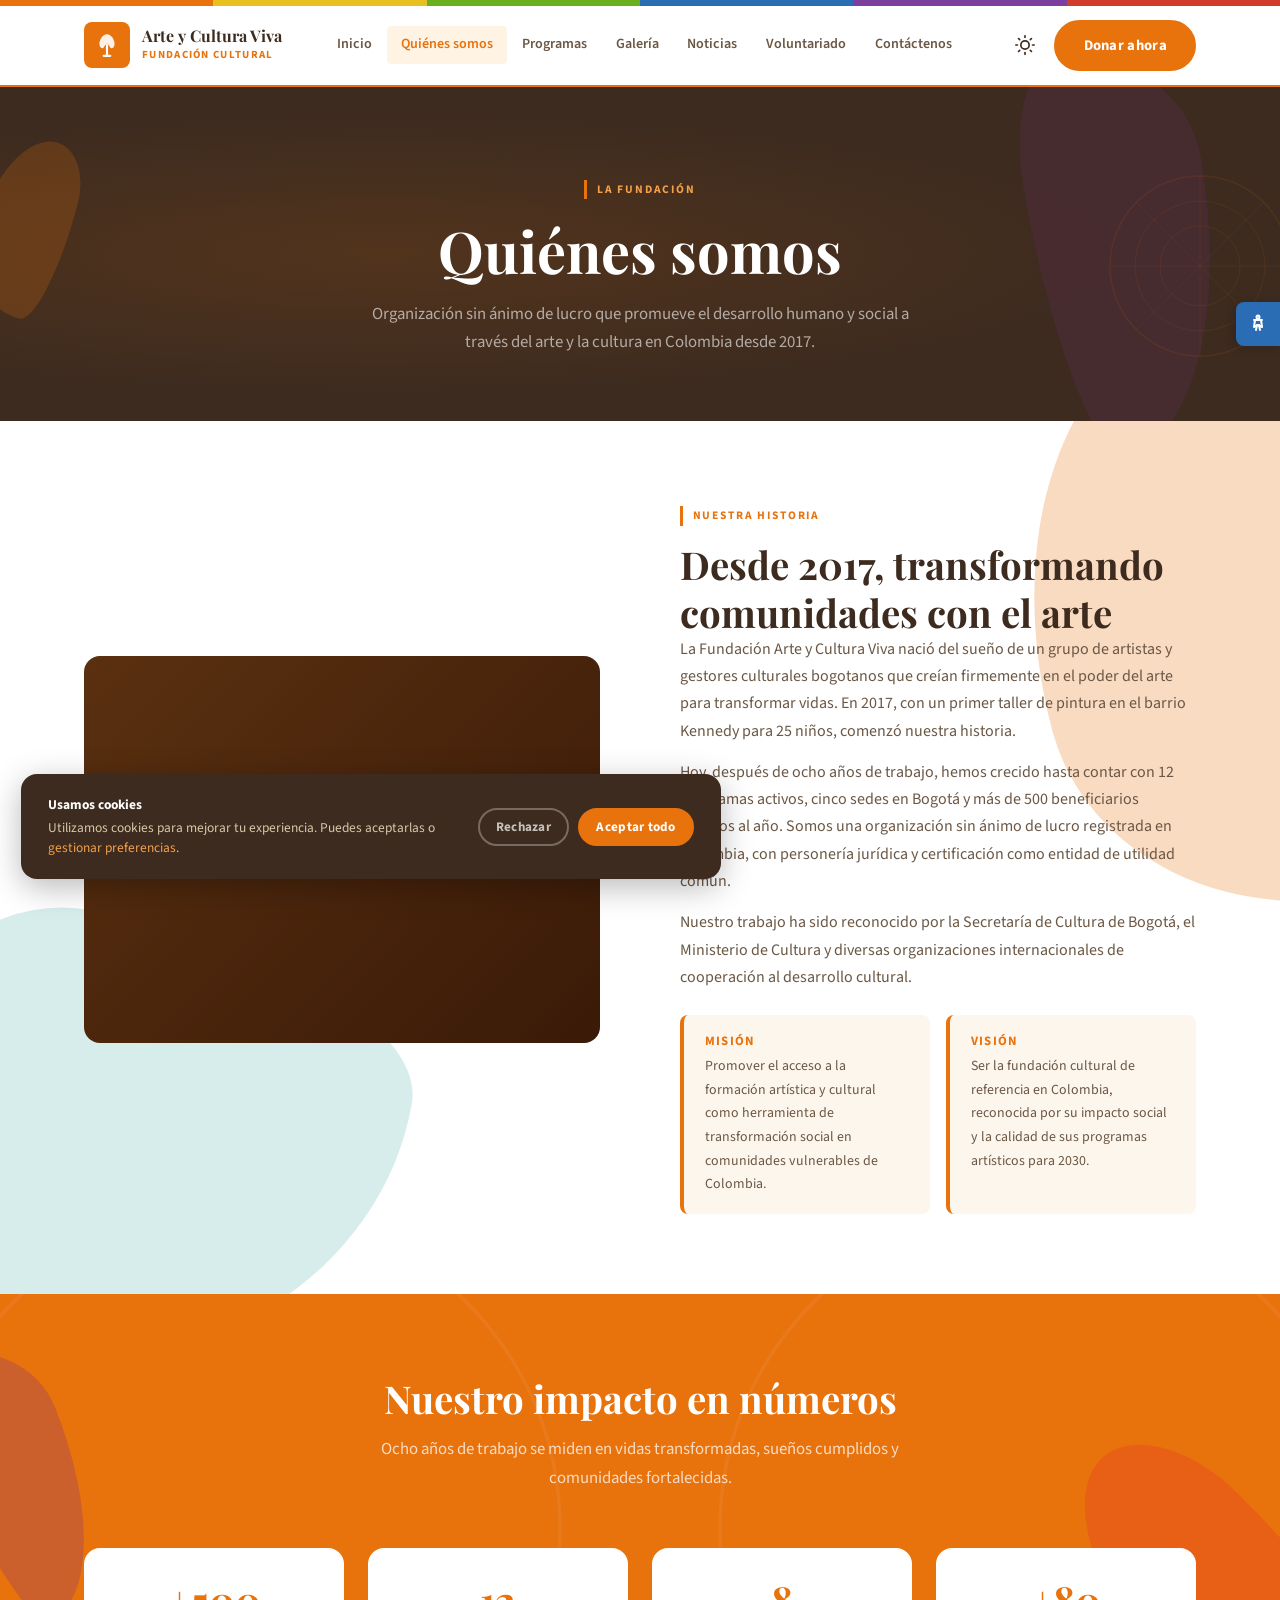
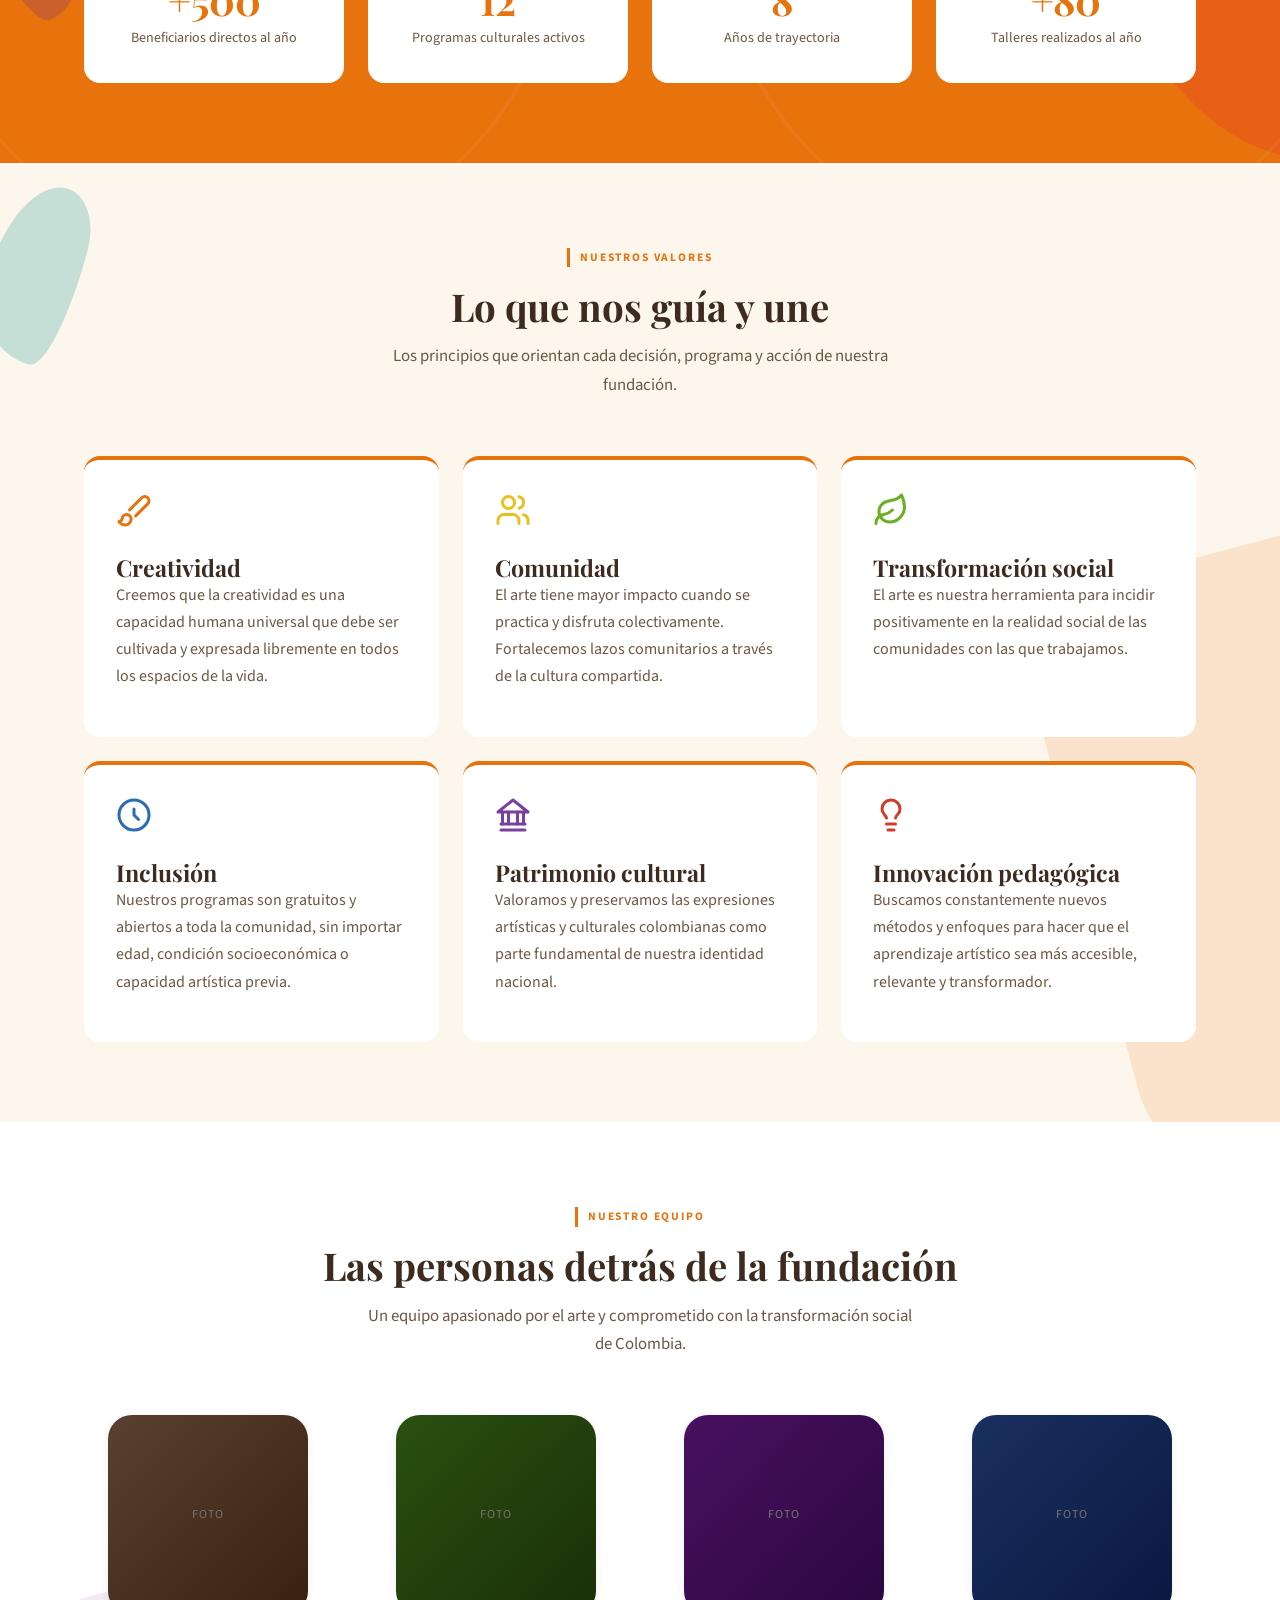
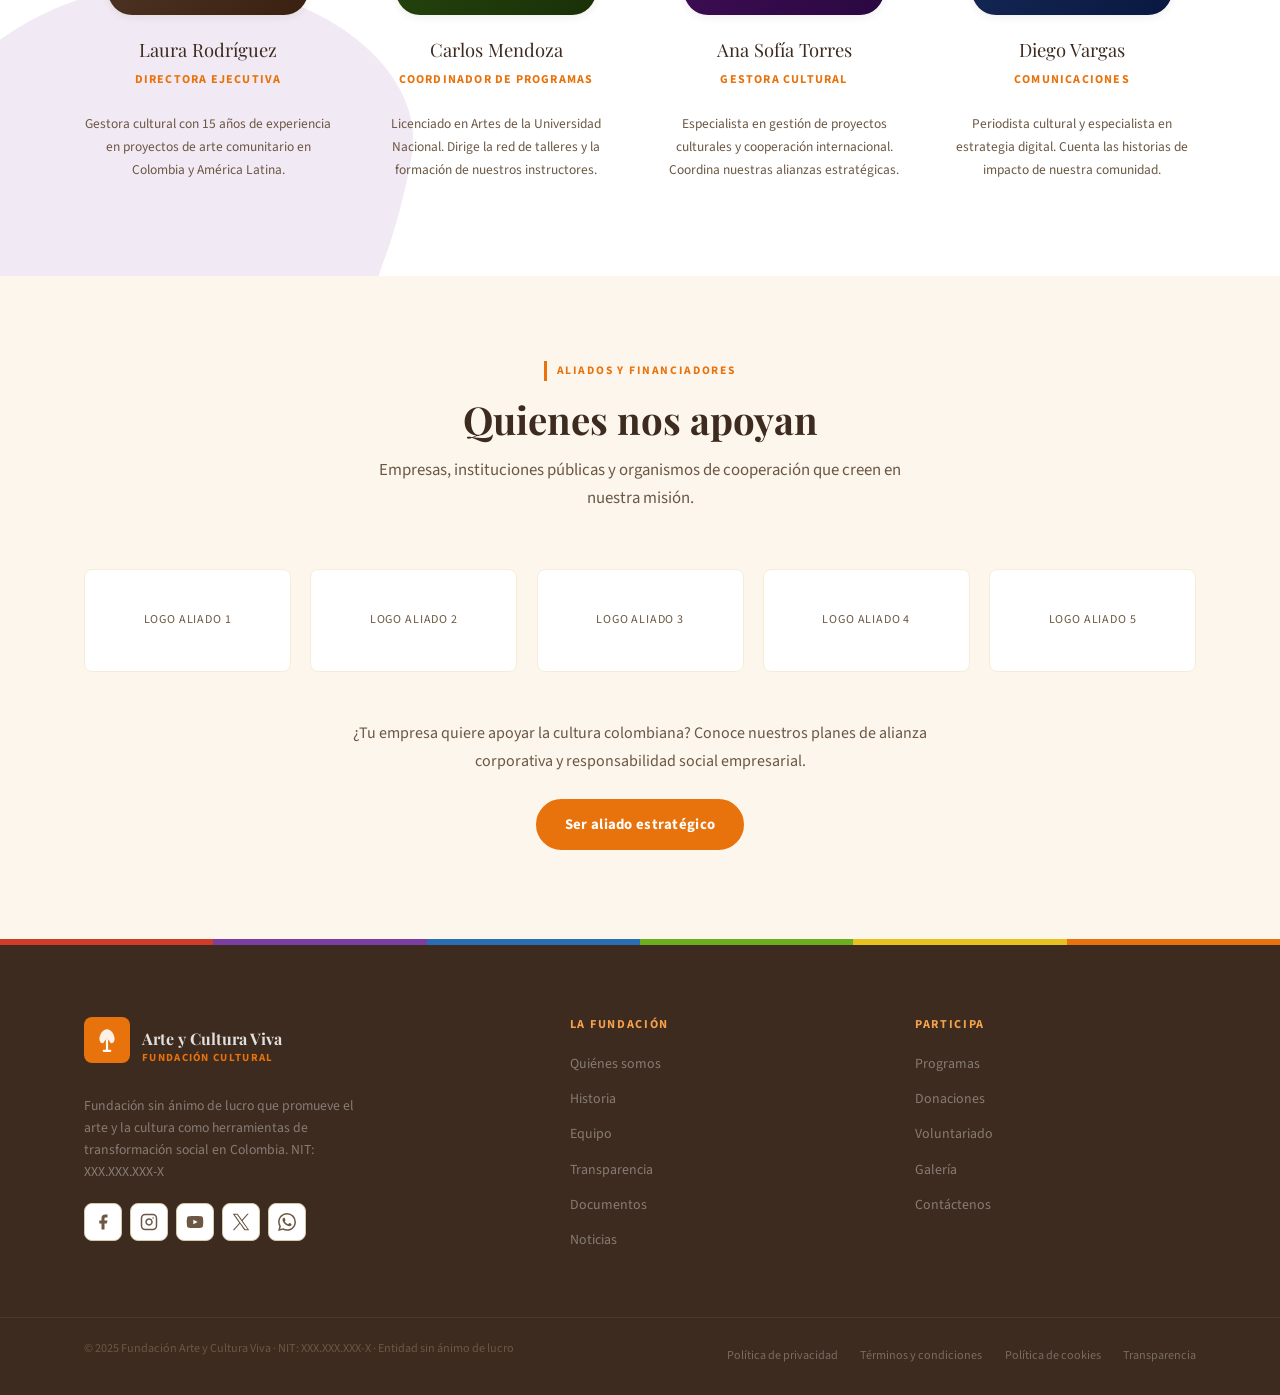
<file: pages/quienes-somos.html>
<!DOCTYPE html>
<html lang="es">
<head>
  <script>
    if (localStorage.getItem('tema_acv') === 'dark') {
      document.documentElement.setAttribute('data-theme', 'dark');
    }
  </script>
  <meta charset="UTF-8" />
  <meta name="viewport" content="width=device-width, initial-scale=1.0" />
  <meta name="description" content="Conoce la historia, misión, visión, valores y equipo de la Fundación Arte y Cultura Viva. Organización sin ánimo de lucro en Bogotá, Colombia." />
  <title>Quiénes somos — Fundación Arte y Cultura Viva</title>
  <link rel="stylesheet" href="../css/styles.css" />
  <link rel="stylesheet" href="../css/accesibilidad.css" />
  <style>
    .historia-grid { display:grid; grid-template-columns:1fr 1fr; gap:5rem; align-items:center; }
    .valores-grid  { display:grid; grid-template-columns:repeat(3,1fr); gap:1.5rem; margin-top:3rem; }
    .valor-card    { background:var(--blanco); border-radius:var(--r-lg); padding:2rem; border-top:4px solid var(--naranja); transition:transform .3s, box-shadow .3s; }
    .valor-card:hover { transform:translateY(-5px); box-shadow:var(--sombra-md); }
    .valor-icono   { margin-bottom:1rem; }
    .equipo-grid   { display:grid; grid-template-columns:repeat(4,1fr); gap:2.5rem; margin-top:3.5rem; }
    .persona-card  { text-align:center; display:flex; flex-direction:column; align-items:center; }
    .persona-foto  { width:100%; max-width:200px; aspect-ratio:1; border-radius:var(--r-xl); overflow:hidden; margin:0 auto 1.2rem; transition:transform .3s; box-shadow:var(--sombra-sm); }
    .persona-card:hover .persona-foto { transform:scale(1.04) translateY(-5px); box-shadow:var(--sombra-md); }
    .persona-nombre{ font-family:var(--fuente-titulo); font-size:1.15rem; margin-bottom:.3rem; color:var(--cafe); }
    .persona-cargo { font-size:.75rem; color:var(--naranja); font-weight:700; text-transform:uppercase; letter-spacing:.1em; }
    .persona-bio   { font-size:.84rem; color:var(--cafe-suave); margin-top:.5rem; }
    .aliados-grid  { display:grid; grid-template-columns:repeat(5,1fr); gap:1.2rem; margin-top:3rem; }
    .aliado-logo   { aspect-ratio:2/1; background:var(--blanco); border-radius:var(--r-md); display:flex; align-items:center; justify-content:center; font-size:.75rem; color:var(--cafe-suave); text-transform:uppercase; letter-spacing:.07em; border:1px solid var(--arena-100); transition:transform .3s; }
    .aliado-logo:hover { transform:translateY(-3px); box-shadow:var(--sombra-sm); }
    .cifras-grid   { display:grid; grid-template-columns:repeat(4,1fr); gap:1.5rem; margin-top:3rem; text-align:center; }
    .cifra-item    { background:var(--blanco); border-radius:var(--r-lg); padding:2rem; transition:transform .3s; }
    .cifra-item:hover { transform:translateY(-4px); }
    .cifra-num     { font-family:var(--fuente-titulo); font-size:2.5rem; font-weight:700; color:var(--naranja); line-height:1; }
    .cifra-label   { font-size:.88rem; color:var(--cafe-suave); margin-top:.4rem; }
    @media(max-width:1024px){ .equipo-grid{grid-template-columns:repeat(2,1fr)} }
    @media(max-width:768px){ .historia-grid,.cifras-grid{grid-template-columns:1fr} .valores-grid,.aliados-grid{grid-template-columns:repeat(2,1fr)} .equipo-grid{grid-template-columns:repeat(2,1fr)} }
    @media(max-width:480px){ .equipo-grid{grid-template-columns:1fr} .aliados-grid{grid-template-columns:1fr 1fr} }
  </style>
  <link rel="preconnect" href="https://fonts.googleapis.com">
  <link rel="preconnect" href="https://fonts.gstatic.com" crossorigin>
  <link href="https://fonts.googleapis.com/css2?family=Playfair+Display:ital,wght@0,400;0,700;1,400&family=Source+Sans+3:wght@400;600;700&display=swap" rel="stylesheet">
  <meta property="og:title" content="Quiénes somos — Fundación Arte y Cultura Viva" />
  <meta property="og:description" content="Conoce nuestra historia, misión y el equipo apasionado detrás de la Fundación Arte y Cultura Viva." />
  <meta name="robots" content="index, follow" />
</head>
<body>
<div id="nav-placeholder"></div>
<main id="contenido-principal">

  <!-- HERO -->
  <section class="pagina-hero">
    <div class="deco-forma forma-blob-1 bg-deco-naranja deco-tl-small" aria-hidden="true" style="opacity:0.2"></div>
    <div class="deco-forma forma-blob-2 bg-deco-morado deco-br-tall" aria-hidden="true" style="opacity:0.15; right:5%; bottom:-30px"></div>
    <div class="contenedor" style="position:relative">
      <!-- Mandala decorativo -->
      <svg style="position:absolute;right:-80px;top:50%;transform:translateY(-50%);width:200px;opacity:.1;pointer-events:none" viewBox="0 0 200 200" aria-hidden="true">
        <circle cx="100" cy="100" r="90" fill="none" stroke="#E8720C" stroke-width="1.5"/>
        <circle cx="100" cy="100" r="65" fill="none" stroke="#E8720C" stroke-width="1"/>
        <circle cx="100" cy="100" r="40" fill="none" stroke="#E8720C" stroke-width="1"/>
        <line x1="10" y1="100" x2="190" y2="100" stroke="#E8720C" stroke-width=".8"/>
        <line x1="100" y1="10" x2="100" y2="190" stroke="#E8720C" stroke-width=".8"/>
        <line x1="36" y1="36" x2="164" y2="164" stroke="#E8720C" stroke-width=".8"/>
        <line x1="164" y1="36" x2="36" y2="164" stroke="#E8720C" stroke-width=".8"/>
      </svg>
      <span class="etiqueta">La fundación</span>
      <h1>Quiénes somos</h1>
      <p class="desc">Organización sin ánimo de lucro que promueve el desarrollo humano y social a través del arte y la cultura en Colombia desde 2017.</p>
    </div>
  </section>

  <!-- HISTORIA -->
  <section class="seccion seccion-clara" id="historia">
    <div class="deco-forma forma-blob-1 bg-deco-naranja deco-tr-large" aria-hidden="true" style="opacity:0.25"></div>
    <div class="deco-forma forma-blob-2 bg-deco-verde deco-bl-large" aria-hidden="true" style="opacity:0.18"></div>
    <div class="contenedor">
      <div class="historia-grid">
        <div class="reveal">
          <div style="aspect-ratio:4/3;border-radius:var(--r-lg);overflow:hidden;margin-bottom:1rem"><div class="img-ph" style="height:100%;background:linear-gradient(135deg,#5a3010,#3a1a08)">Foto histórica</div></div>
        </div>
        <div class="reveal" style="transition-delay:.15s">
          <span class="etiqueta">Nuestra historia</span>
          <h2>Desde 2017, transformando comunidades con el arte</h2>
          <p>La Fundación Arte y Cultura Viva nació del sueño de un grupo de artistas y gestores culturales bogotanos que creían firmemente en el poder del arte para transformar vidas. En 2017, con un primer taller de pintura en el barrio Kennedy para 25 niños, comenzó nuestra historia.</p>
          <p>Hoy, después de ocho años de trabajo, hemos crecido hasta contar con 12 programas activos, cinco sedes en Bogotá y más de 500 beneficiarios directos al año. Somos una organización sin ánimo de lucro registrada en Colombia, con personería jurídica y certificación como entidad de utilidad común.</p>
          <p>Nuestro trabajo ha sido reconocido por la Secretaría de Cultura de Bogotá, el Ministerio de Cultura y diversas organizaciones internacionales de cooperación al desarrollo cultural.</p>
          <div class="mv-grid" style="margin-top:1.5rem">
            <div class="mv-card"><h4>Misión</h4><p>Promover el acceso a la formación artística y cultural como herramienta de transformación social en comunidades vulnerables de Colombia.</p></div>
            <div class="mv-card"><h4>Visión</h4><p>Ser la fundación cultural de referencia en Colombia, reconocida por su impacto social y la calidad de sus programas artísticos para 2030.</p></div>
          </div>
        </div>
      </div>
    </div>
  </section>

  <!-- CIFRAS -->
  <section class="seccion seccion-naranja" style="position:relative;overflow:hidden">
    <div class="deco-forma forma-blob-2 bg-deco-morado deco-ml-medium" aria-hidden="true" style="opacity:0.25; top: 10%"></div>
    <div class="deco-forma forma-blob-1 bg-deco-rojo deco-br-tall" aria-hidden="true" style="opacity:0.2; transform:rotate(-45deg)"></div>
    <svg style="position:absolute;inset:0;width:100%;height:100%;opacity:.06;pointer-events:none" viewBox="0 0 800 300" preserveAspectRatio="xMidYMid slice" aria-hidden="true">
      <circle cx="150" cy="150" r="200" fill="none" stroke="#fff" stroke-width="2"/>
      <circle cx="650" cy="150" r="200" fill="none" stroke="#fff" stroke-width="2"/>
    </svg>
    <div class="contenedor">
      <div class="sec-encabezado" style="color:#fff">
        <h2 style="color:#fff">Nuestro impacto en números</h2>
        <p style="color:rgba(255,255,255,.75)">Ocho años de trabajo se miden en vidas transformadas, sueños cumplidos y comunidades fortalecidas.</p>
      </div>
      <div class="cifras-grid">
        <div class="cifra-item reveal"><div class="cifra-num">+500</div><div class="cifra-label">Beneficiarios directos al año</div></div>
        <div class="cifra-item reveal" style="transition-delay:.1s"><div class="cifra-num">12</div><div class="cifra-label">Programas culturales activos</div></div>
        <div class="cifra-item reveal" style="transition-delay:.2s"><div class="cifra-num">8</div><div class="cifra-label">Años de trayectoria</div></div>
        <div class="cifra-item reveal" style="transition-delay:.3s"><div class="cifra-num">+80</div><div class="cifra-label">Talleres realizados al año</div></div>
      </div>
    </div>
  </section>

  <!-- VALORES -->
  <section class="seccion seccion-crema">
    <div class="deco-forma forma-blob-1 bg-deco-verde deco-tl-small" aria-hidden="true" style="opacity:0.25; top:20px; left:-10px"></div>
    <div class="deco-forma forma-pill bg-deco-naranja deco-tr-large" aria-hidden="true" style="opacity:0.15; top:40%; right:-200px"></div>
    <div class="contenedor">
      <div class="sec-encabezado reveal">
        <span class="etiqueta">Nuestros valores</span>
        <h2>Lo que nos guía y une</h2>
        <p>Los principios que orientan cada decisión, programa y acción de nuestra fundación.</p>
      </div>
      <div class="valores-grid">
        <div class="valor-card reveal">
          <div class="valor-icono"><svg viewBox="0 0 24 24" fill="none" stroke="currentColor" stroke-width="2" stroke-linecap="round" stroke-linejoin="round" width="36" height="36" style="color:var(--naranja)"><path d="m9.06 11.9 8.07-8.06a2.85 2.85 0 1 1 4.03 4.03l-8.06 8.08"></path><path d="M7.07 14.94c-1.66 0-3 1.35-3 3.02 0 1.33-2.5 1.52-2 2.02 1.08 1.1 2.49 2.02 4 2.02 2.2 0 4-1.8 4-4.04a3.01 3.01 0 0 0-3-3.02z"></path></svg></div>
          <h3>Creatividad</h3>
          <p>Creemos que la creatividad es una capacidad humana universal que debe ser cultivada y expresada libremente en todos los espacios de la vida.</p>
        </div>
        <div class="valor-card reveal" style="transition-delay:.1s">
          <div class="valor-icono"><svg viewBox="0 0 24 24" fill="none" stroke="currentColor" stroke-width="2" stroke-linecap="round" stroke-linejoin="round" width="36" height="36" style="color:var(--amarillo)"><path d="M16 21v-2a4 4 0 0 0-4-4H6a4 4 0 0 0-4 4v2"></path><circle cx="9" cy="7" r="4"></circle><path d="M22 21v-2a4 4 0 0 0-3-3.87"></path><path d="M16 3.13a4 4 0 0 1 0 7.75"></path></svg></div>
          <h3>Comunidad</h3>
          <p>El arte tiene mayor impacto cuando se practica y disfruta colectivamente. Fortalecemos lazos comunitarios a través de la cultura compartida.</p>
        </div>
        <div class="valor-card reveal" style="transition-delay:.2s">
          <div class="valor-icono"><svg viewBox="0 0 24 24" fill="none" stroke="currentColor" stroke-width="2" stroke-linecap="round" stroke-linejoin="round" width="36" height="36" style="color:var(--verde)"><path d="M11 20A7 7 0 0 1 9.8 6.1C15.5 5 17 4.48 19 2c1 2 2 4.18 2 8 0 5.5-4.78 10-10 10Z"></path><path d="M2 21c0-3 1.85-5.36 5.08-6C9.5 14.52 12 13 13 12"></path></svg></div>
          <h3>Transformación social</h3>
          <p>El arte es nuestra herramienta para incidir positivamente en la realidad social de las comunidades con las que trabajamos.</p>
        </div>
        <div class="valor-card reveal" style="transition-delay:.3s">
          <div class="valor-icono"><svg viewBox="0 0 24 24" fill="none" stroke="currentColor" stroke-width="2" stroke-linecap="round" stroke-linejoin="round" width="36" height="36" style="color:var(--azul)"><circle cx="12" cy="12" r="10"></circle><path d="M12 8v4l3 3"></path></svg></div>
          <h3>Inclusión</h3>
          <p>Nuestros programas son gratuitos y abiertos a toda la comunidad, sin importar edad, condición socioeconómica o capacidad artística previa.</p>
        </div>
        <div class="valor-card reveal" style="transition-delay:.4s">
          <div class="valor-icono"><svg viewBox="0 0 24 24" fill="none" stroke="currentColor" stroke-width="2" stroke-linecap="round" stroke-linejoin="round" width="36" height="36" style="color:var(--morado)"><path d="M4 22h16"></path><path d="M4 18h16"></path><path d="M5 18v-8"></path><path d="M9 18v-8"></path><path d="M15 18v-8"></path><path d="M19 18v-8"></path><path d="M12 2l10 8H2L12 2z"></path></svg></div>
          <h3>Patrimonio cultural</h3>
          <p>Valoramos y preservamos las expresiones artísticas y culturales colombianas como parte fundamental de nuestra identidad nacional.</p>
        </div>
        <div class="valor-card reveal" style="transition-delay:.5s">
          <div class="valor-icono"><svg viewBox="0 0 24 24" fill="none" stroke="currentColor" stroke-width="2" stroke-linecap="round" stroke-linejoin="round" width="36" height="36" style="color:var(--rojo)"><path d="M15 14c.2-1 .7-1.7 1.5-2.5 1-.9 1.5-2.2 1.5-3.5A6 6 0 0 0 6 8c0 1 .2 2.2 1.5 3.5.7.9 1.2 1.5 1.5 2.5"></path><path d="M9 18h6"></path><path d="M10 22h4"></path></svg></div>
          <h3>Innovación pedagógica</h3>
          <p>Buscamos constantemente nuevos métodos y enfoques para hacer que el aprendizaje artístico sea más accesible, relevante y transformador.</p>
        </div>
      </div>
    </div>
  </section>

  <!-- EQUIPO -->
  <section class="seccion seccion-clara" id="equipo">
    <div class="deco-forma forma-blob-2 bg-deco-rojo deco-mid-left" aria-hidden="true" style="opacity:0.15; left:-60px"></div>
    <div class="deco-forma forma-blob-1 bg-deco-morado deco-bl-large" aria-hidden="true" style="opacity:0.1; bottom:-150px"></div>
    <div class="contenedor">
      <div class="sec-encabezado reveal">
        <span class="etiqueta">Nuestro equipo</span>
        <h2>Las personas detrás de la fundación</h2>
        <p>Un equipo apasionado por el arte y comprometido con la transformación social de Colombia.</p>
      </div>
      <div class="equipo-grid">
        <div class="persona-card reveal">
          <div class="persona-foto img-ph" style="background:linear-gradient(135deg,#5a4030,#3a2010)">Foto</div>
          <p class="persona-nombre">Laura Rodríguez</p>
          <p class="persona-cargo">Directora ejecutiva</p>
          <p class="persona-bio">Gestora cultural con 15 años de experiencia en proyectos de arte comunitario en Colombia y América Latina.</p>
        </div>
        <div class="persona-card reveal" style="transition-delay:.1s">
          <div class="persona-foto img-ph" style="background:linear-gradient(135deg,#2a5010,#1a3008)">Foto</div>
          <p class="persona-nombre">Carlos Mendoza</p>
          <p class="persona-cargo">Coordinador de programas</p>
          <p class="persona-bio">Licenciado en Artes de la Universidad Nacional. Dirige la red de talleres y la formación de nuestros instructores.</p>
        </div>
        <div class="persona-card reveal" style="transition-delay:.2s">
          <div class="persona-foto img-ph" style="background:linear-gradient(135deg,#4a1060,#2a0840)">Foto</div>
          <p class="persona-nombre">Ana Sofía Torres</p>
          <p class="persona-cargo">Gestora cultural</p>
          <p class="persona-bio">Especialista en gestión de proyectos culturales y cooperación internacional. Coordina nuestras alianzas estratégicas.</p>
        </div>
        <div class="persona-card reveal" style="transition-delay:.3s">
          <div class="persona-foto img-ph" style="background:linear-gradient(135deg,#1a3060,#0a1840)">Foto</div>
          <p class="persona-nombre">Diego Vargas</p>
          <p class="persona-cargo">Comunicaciones</p>
          <p class="persona-bio">Periodista cultural y especialista en estrategia digital. Cuenta las historias de impacto de nuestra comunidad.</p>
        </div>
      </div>
    </div>
  </section>

  <!-- ALIADOS -->
  <section class="seccion seccion-crema">
    <div class="contenedor">
      <div class="sec-encabezado reveal">
        <span class="etiqueta">Aliados y financiadores</span>
        <h2>Quienes nos apoyan</h2>
        <p>Empresas, instituciones públicas y organismos de cooperación que creen en nuestra misión.</p>
      </div>
      <div class="aliados-grid">
        <div class="aliado-logo reveal">Logo aliado 1</div>
        <div class="aliado-logo reveal" style="transition-delay:.1s">Logo aliado 2</div>
        <div class="aliado-logo reveal" style="transition-delay:.2s">Logo aliado 3</div>
        <div class="aliado-logo reveal" style="transition-delay:.3s">Logo aliado 4</div>
        <div class="aliado-logo reveal" style="transition-delay:.4s">Logo aliado 5</div>
      </div>
      <div style="text-align:center;margin-top:3rem">
        <p style="max-width:580px;margin:0 auto 1.5rem">¿Tu empresa quiere apoyar la cultura colombiana? Conoce nuestros planes de alianza corporativa y responsabilidad social empresarial.</p>
        <a href="contacto.html" class="btn btn-primario">Ser aliado estratégico</a>
      </div>
    </div>
  </section>

</main>
<div id="footer-placeholder"></div>
<script src="../js/nav-footer.js"></script>
<script src="../js/main.js"></script>
<script src="../js/accesibilidad.js"></script>
</body>
</html>
</file>
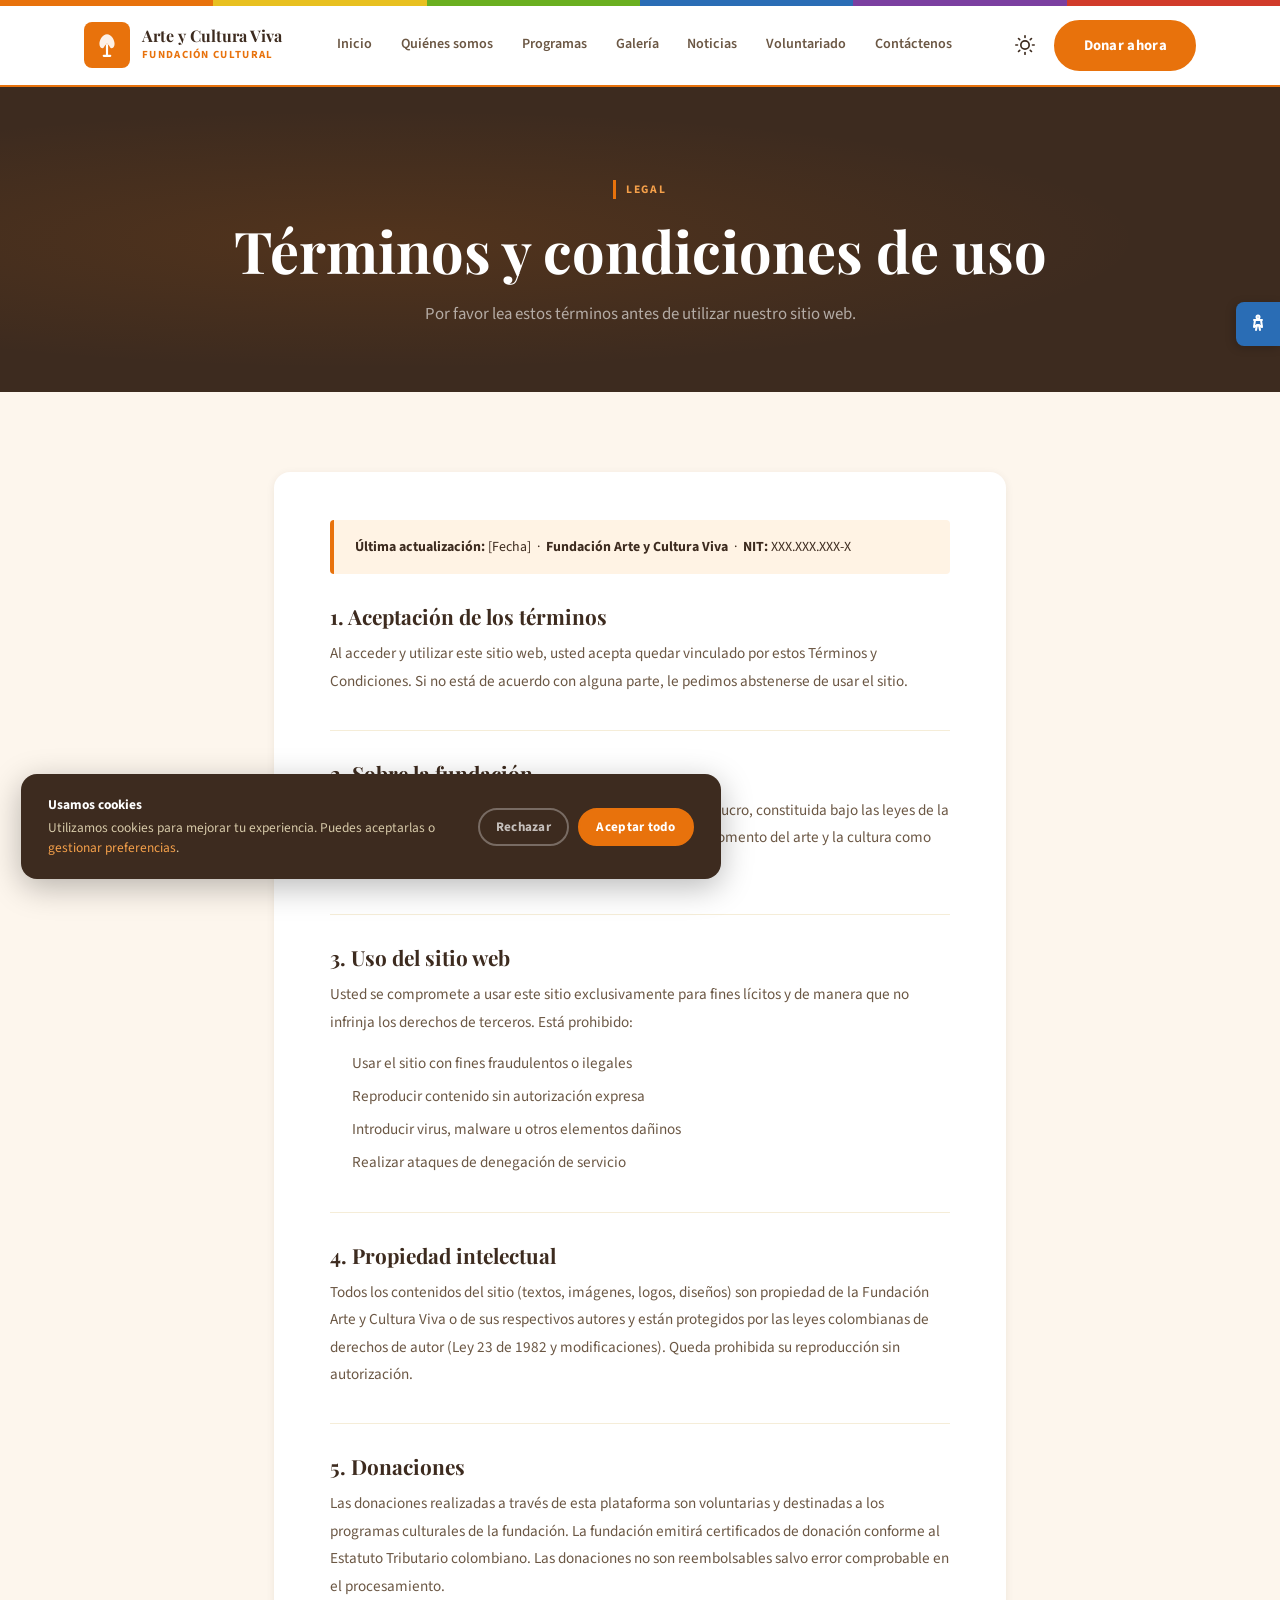
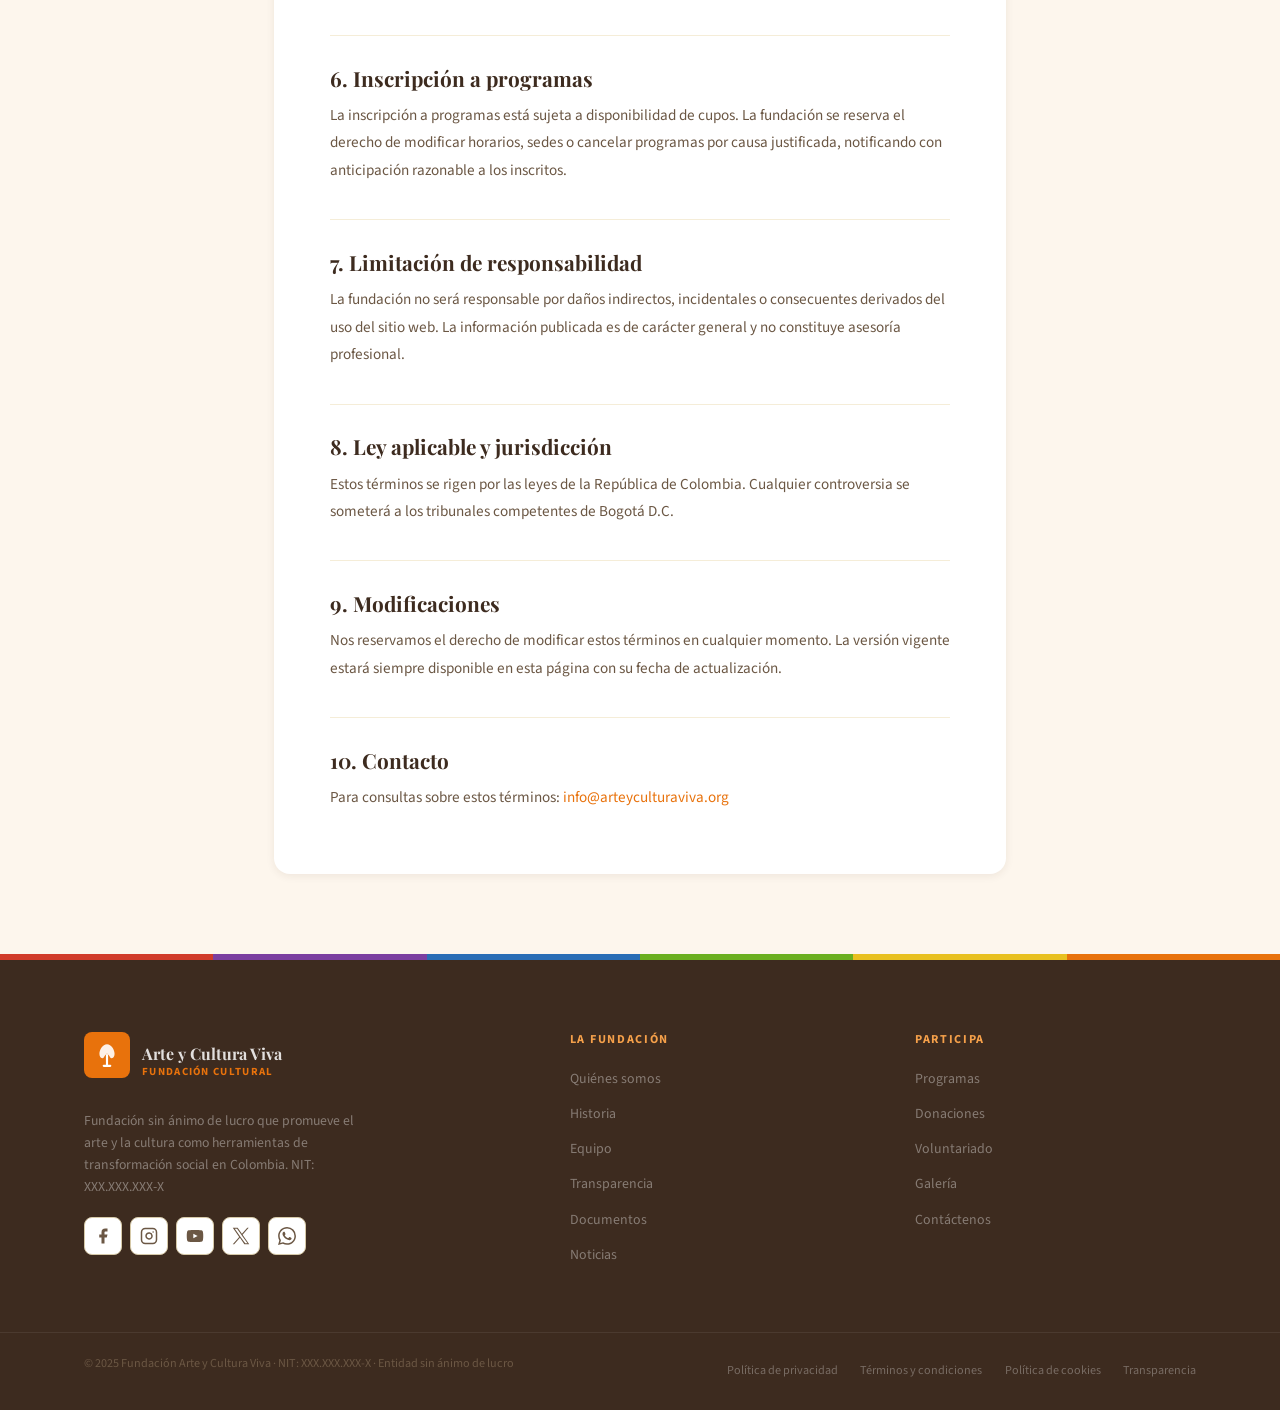
<file: pages/terminos.html>
<!DOCTYPE html>
<html lang="es">
<head>
  <script>
    if (localStorage.getItem('tema_acv') === 'dark') {
      document.documentElement.setAttribute('data-theme', 'dark');
    }
  </script>
  <meta charset="UTF-8"/>
  <meta name="viewport" content="width=device-width, initial-scale=1.0"/>
  <meta name="description" content="Términos y condiciones — Fundación Arte y Cultura Viva"/>
  <title>Términos y condiciones — Fundación Arte y Cultura Viva</title>
  <link rel="stylesheet" href="../css/styles.css"/>
  <link rel="stylesheet" href="../css/accesibilidad.css"/>
  <style>
    .legal-wrap{background:var(--blanco);border-radius:var(--r-lg);padding:3rem 3.5rem;box-shadow:var(--sombra-sm)}
    @media(max-width:768px){.legal-wrap{padding:1.8rem 1.3rem}}
  </style>
  <link rel="preconnect" href="https://fonts.googleapis.com">
  <link rel="preconnect" href="https://fonts.gstatic.com" crossorigin>
  <link href="https://fonts.googleapis.com/css2?family=Playfair+Display:ital,wght@0,400;0,700;1,400&family=Source+Sans+3:wght@400;600;700&display=swap" rel="stylesheet">
  <meta property="og:image" content="https://ejemplo.com/img/og-image.jpg" />
  <meta property="og:url" content="https://ejemplo.com/" />
  <meta name="twitter:card" content="summary_large_image" />
  <meta name="robots" content="index, follow" />
</head>
<body>
<div id="nav-placeholder"></div>
<main id="contenido-principal">
  <section class="pagina-hero">
    <div class="contenedor">
      <span class="etiqueta">Legal</span>
      <h1>Términos y condiciones de uso</h1>
      <p class="desc">Por favor lea estos términos antes de utilizar nuestro sitio web.</p>
    </div>
  </section>
  <section class="seccion seccion-crema">
    <div class="contenedor-angosto">
      <div class="legal-wrap legal-doc">
        <div class="legal-aviso"><p><strong>Última actualización:</strong> [Fecha] &nbsp;·&nbsp; <strong>Fundación Arte y Cultura Viva</strong> &nbsp;·&nbsp; <strong>NIT:</strong> XXX.XXX.XXX-X</p></div>
<h2>1. Aceptación de los términos</h2>
<p>Al acceder y utilizar este sitio web, usted acepta quedar vinculado por estos Términos y Condiciones. Si no está de acuerdo con alguna parte, le pedimos abstenerse de usar el sitio.</p>
<h2>2. Sobre la fundación</h2>
<p>La Fundación Arte y Cultura Viva es una entidad sin ánimo de lucro, constituida bajo las leyes de la República de Colombia, con NIT XXX.XXX.XXX-X, dedicada al fomento del arte y la cultura como herramienta de transformación social.</p>
<h2>3. Uso del sitio web</h2>
<p>Usted se compromete a usar este sitio exclusivamente para fines lícitos y de manera que no infrinja los derechos de terceros. Está prohibido:</p>
<ul>
  <li>Usar el sitio con fines fraudulentos o ilegales</li>
  <li>Reproducir contenido sin autorización expresa</li>
  <li>Introducir virus, malware u otros elementos dañinos</li>
  <li>Realizar ataques de denegación de servicio</li>
</ul>
<h2>4. Propiedad intelectual</h2>
<p>Todos los contenidos del sitio (textos, imágenes, logos, diseños) son propiedad de la Fundación Arte y Cultura Viva o de sus respectivos autores y están protegidos por las leyes colombianas de derechos de autor (Ley 23 de 1982 y modificaciones). Queda prohibida su reproducción sin autorización.</p>
<h2>5. Donaciones</h2>
<p>Las donaciones realizadas a través de esta plataforma son voluntarias y destinadas a los programas culturales de la fundación. La fundación emitirá certificados de donación conforme al Estatuto Tributario colombiano. Las donaciones no son reembolsables salvo error comprobable en el procesamiento.</p>
<h2>6. Inscripción a programas</h2>
<p>La inscripción a programas está sujeta a disponibilidad de cupos. La fundación se reserva el derecho de modificar horarios, sedes o cancelar programas por causa justificada, notificando con anticipación razonable a los inscritos.</p>
<h2>7. Limitación de responsabilidad</h2>
<p>La fundación no será responsable por daños indirectos, incidentales o consecuentes derivados del uso del sitio web. La información publicada es de carácter general y no constituye asesoría profesional.</p>
<h2>8. Ley aplicable y jurisdicción</h2>
<p>Estos términos se rigen por las leyes de la República de Colombia. Cualquier controversia se someterá a los tribunales competentes de Bogotá D.C.</p>
<h2>9. Modificaciones</h2>
<p>Nos reservamos el derecho de modificar estos términos en cualquier momento. La versión vigente estará siempre disponible en esta página con su fecha de actualización.</p>
<h2>10. Contacto</h2>
<p>Para consultas sobre estos términos: <a href="mailto:info@arteyculturaviva.org">info@arteyculturaviva.org</a></p>
      </div>
    </div>
  </section>
</main>
<div id="footer-placeholder"></div>
<script src="../js/nav-footer.js"></script>
<script src="../js/main.js"></script>
<script src="../js/accesibilidad.js"></script>
</body>
</html>
</file>
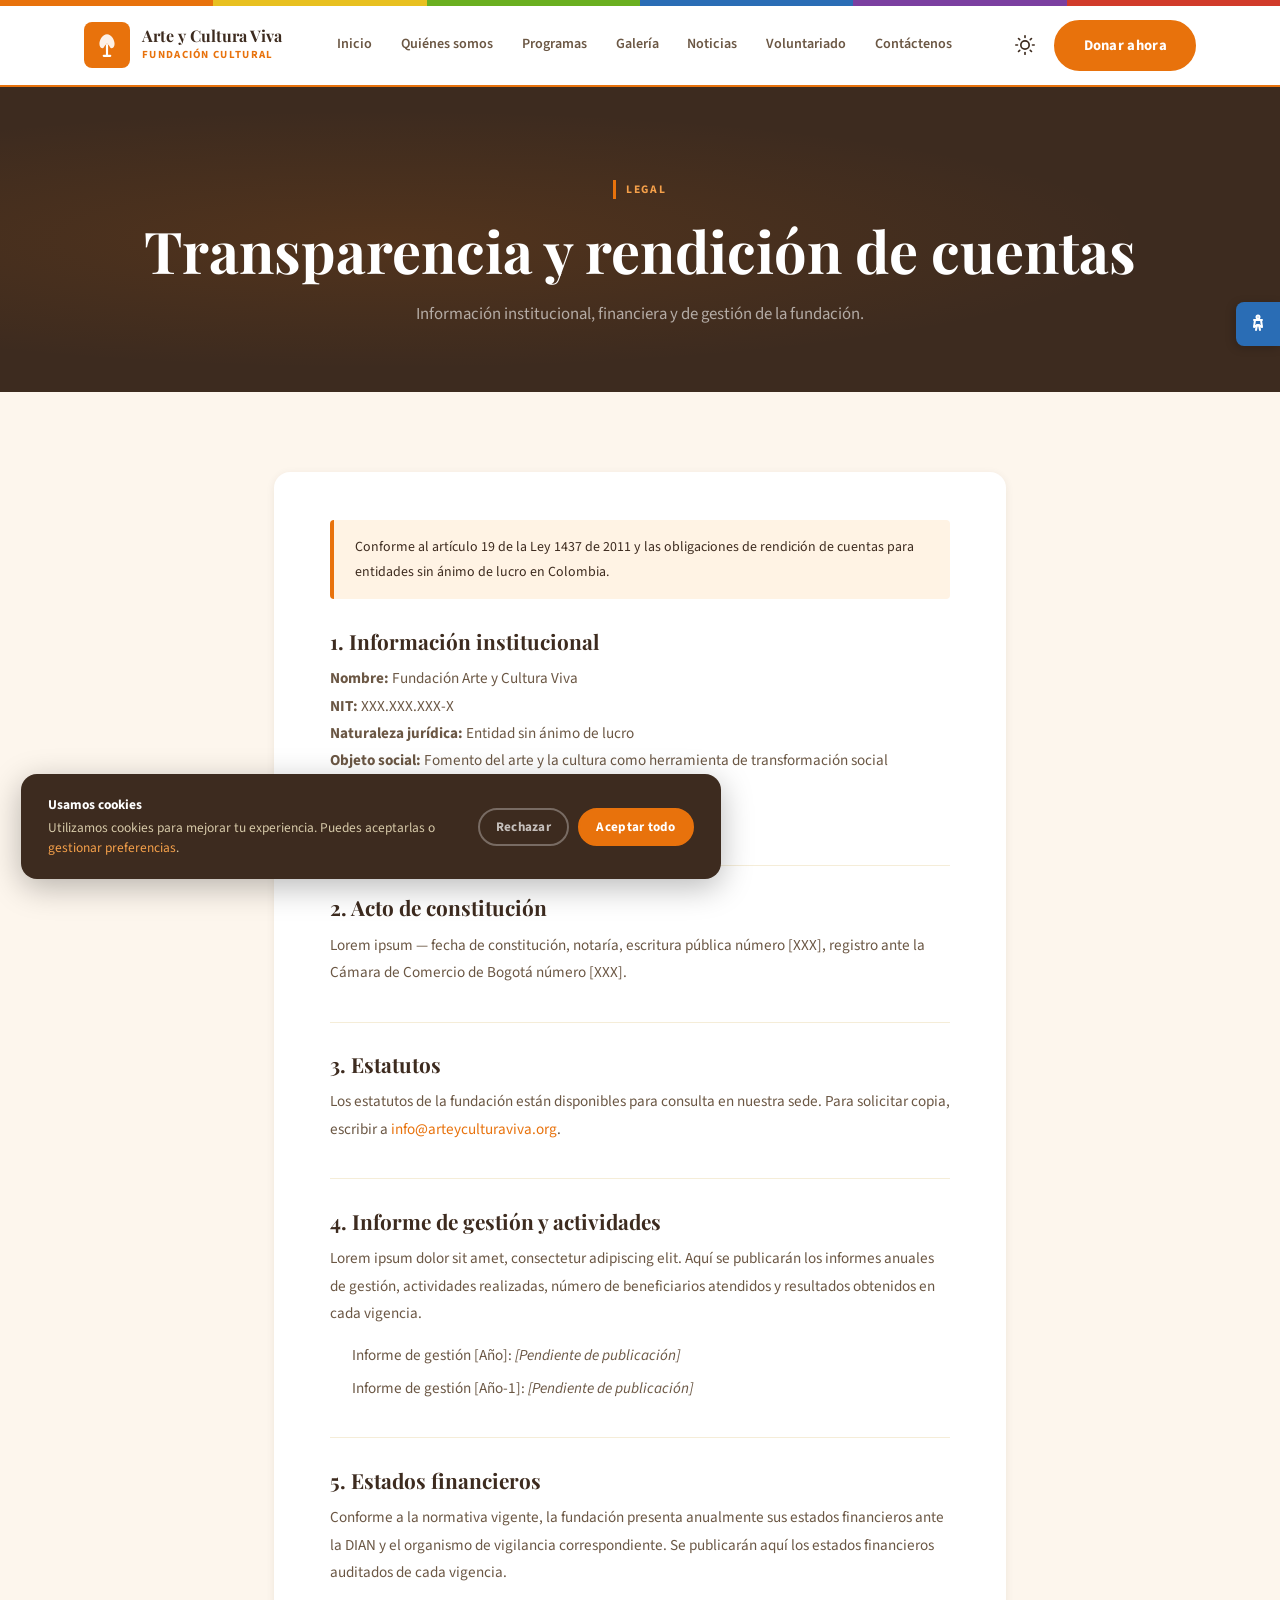
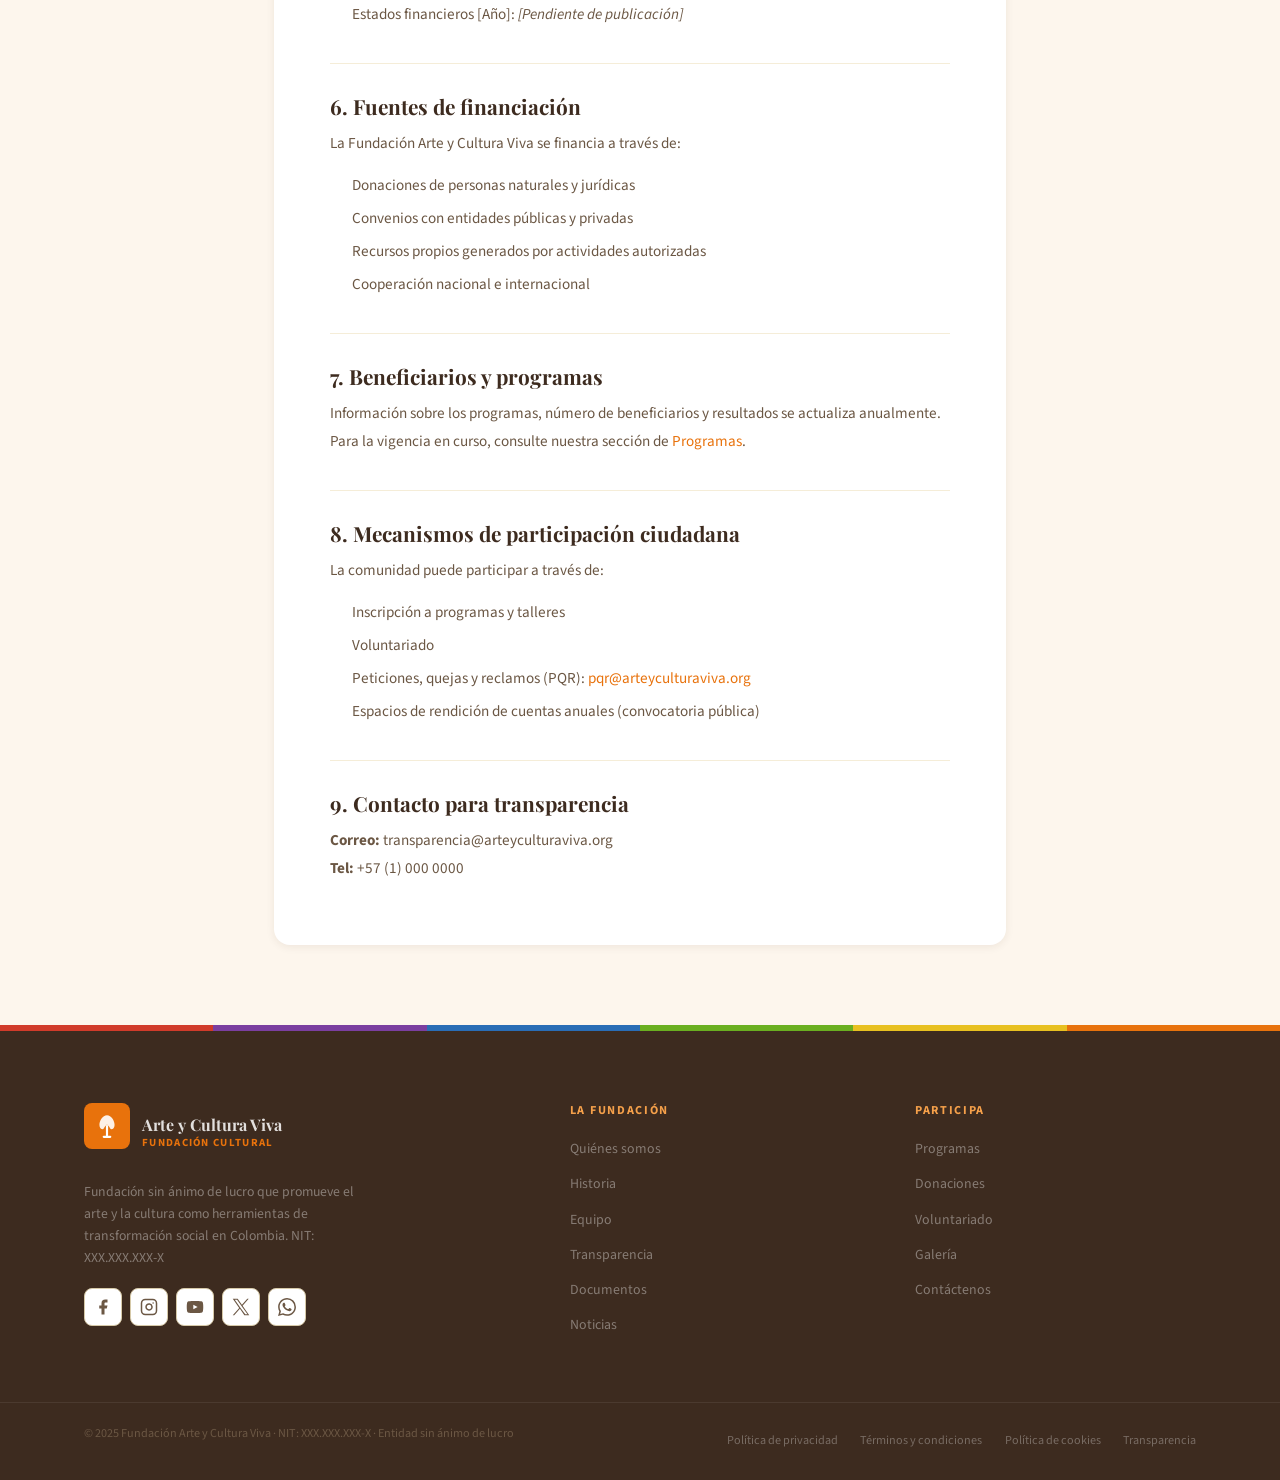
<file: pages/transparencia.html>
<!DOCTYPE html>
<html lang="es">
<head>
  <script>
    if (localStorage.getItem('tema_acv') === 'dark') {
      document.documentElement.setAttribute('data-theme', 'dark');
    }
  </script>
  <meta charset="UTF-8"/>
  <meta name="viewport" content="width=device-width, initial-scale=1.0"/>
  <meta name="description" content="Transparencia — Fundación Arte y Cultura Viva"/>
  <title>Transparencia — Fundación Arte y Cultura Viva</title>
  <link rel="stylesheet" href="../css/styles.css"/>
  <link rel="stylesheet" href="../css/accesibilidad.css"/>
  <style>
    .legal-wrap{background:#fff;border-radius:var(--r-lg);padding:3rem 3.5rem;box-shadow:var(--sombra-sm)}
    @media(max-width:768px){.legal-wrap{padding:1.8rem 1.3rem}}
  </style>
  <link rel="preconnect" href="https://fonts.googleapis.com">
  <link rel="preconnect" href="https://fonts.gstatic.com" crossorigin>
  <link href="https://fonts.googleapis.com/css2?family=Playfair+Display:ital,wght@0,400;0,700;1,400&family=Source+Sans+3:wght@400;600;700&display=swap" rel="stylesheet">
  <meta property="og:image" content="https://ejemplo.com/img/og-image.jpg" />
  <meta property="og:url" content="https://ejemplo.com/" />
  <meta name="twitter:card" content="summary_large_image" />
  <meta name="robots" content="index, follow" />
</head>
<body>
<div id="nav-placeholder"></div>
<main id="contenido-principal">
  <section class="pagina-hero">
    <div class="contenedor">
      <span class="etiqueta">Legal</span>
      <h1>Transparencia y rendición de cuentas</h1>
      <p class="desc">Información institucional, financiera y de gestión de la fundación.</p>
    </div>
  </section>
  <section class="seccion seccion-crema">
    <div class="contenedor-angosto">
      <div class="legal-wrap legal-doc">
        <div class="legal-aviso"><p>Conforme al artículo 19 de la Ley 1437 de 2011 y las obligaciones de rendición de cuentas para entidades sin ánimo de lucro en Colombia.</p></div>
<h2>1. Información institucional</h2>
<p><strong>Nombre:</strong> Fundación Arte y Cultura Viva<br/>
<strong>NIT:</strong> XXX.XXX.XXX-X<br/>
<strong>Naturaleza jurídica:</strong> Entidad sin ánimo de lucro<br/>
<strong>Objeto social:</strong> Fomento del arte y la cultura como herramienta de transformación social<br/>
<strong>Domicilio:</strong> [Dirección], Bogotá D.C., Colombia<br/>
<strong>Representante legal:</strong> [Nombre del representante legal]</p>
<h2>2. Acto de constitución</h2>
<p>Lorem ipsum — fecha de constitución, notaría, escritura pública número [XXX], registro ante la Cámara de Comercio de Bogotá número [XXX].</p>
<h2>3. Estatutos</h2>
<p>Los estatutos de la fundación están disponibles para consulta en nuestra sede. Para solicitar copia, escribir a <a href="mailto:info@arteyculturaviva.org">info@arteyculturaviva.org</a>.</p>
<h2>4. Informe de gestión y actividades</h2>
<p>Lorem ipsum dolor sit amet, consectetur adipiscing elit. Aquí se publicarán los informes anuales de gestión, actividades realizadas, número de beneficiarios atendidos y resultados obtenidos en cada vigencia.</p>
<ul>
  <li>Informe de gestión [Año]: <em>[Pendiente de publicación]</em></li>
  <li>Informe de gestión [Año-1]: <em>[Pendiente de publicación]</em></li>
</ul>
<h2>5. Estados financieros</h2>
<p>Conforme a la normativa vigente, la fundación presenta anualmente sus estados financieros ante la DIAN y el organismo de vigilancia correspondiente. Se publicarán aquí los estados financieros auditados de cada vigencia.</p>
<ul>
  <li>Estados financieros [Año]: <em>[Pendiente de publicación]</em></li>
</ul>
<h2>6. Fuentes de financiación</h2>
<p>La Fundación Arte y Cultura Viva se financia a través de:</p>
<ul>
  <li>Donaciones de personas naturales y jurídicas</li>
  <li>Convenios con entidades públicas y privadas</li>
  <li>Recursos propios generados por actividades autorizadas</li>
  <li>Cooperación nacional e internacional</li>
</ul>
<h2>7. Beneficiarios y programas</h2>
<p>Información sobre los programas, número de beneficiarios y resultados se actualiza anualmente. Para la vigencia en curso, consulte nuestra sección de <a href="programas.html">Programas</a>.</p>
<h2>8. Mecanismos de participación ciudadana</h2>
<p>La comunidad puede participar a través de:</p>
<ul>
  <li>Inscripción a programas y talleres</li>
  <li>Voluntariado</li>
  <li>Peticiones, quejas y reclamos (PQR): <a href="mailto:pqr@arteyculturaviva.org">pqr@arteyculturaviva.org</a></li>
  <li>Espacios de rendición de cuentas anuales (convocatoria pública)</li>
</ul>
<h2>9. Contacto para transparencia</h2>
<p><strong>Correo:</strong> transparencia@arteyculturaviva.org<br/><strong>Tel:</strong> +57 (1) 000 0000</p>
      </div>
    </div>
  </section>
</main>
<div id="footer-placeholder"></div>
<script src="../js/nav-footer.js"></script>
<script src="../js/main.js"></script>
<script src="../js/accesibilidad.js"></script>
</body>
</html>
</file>
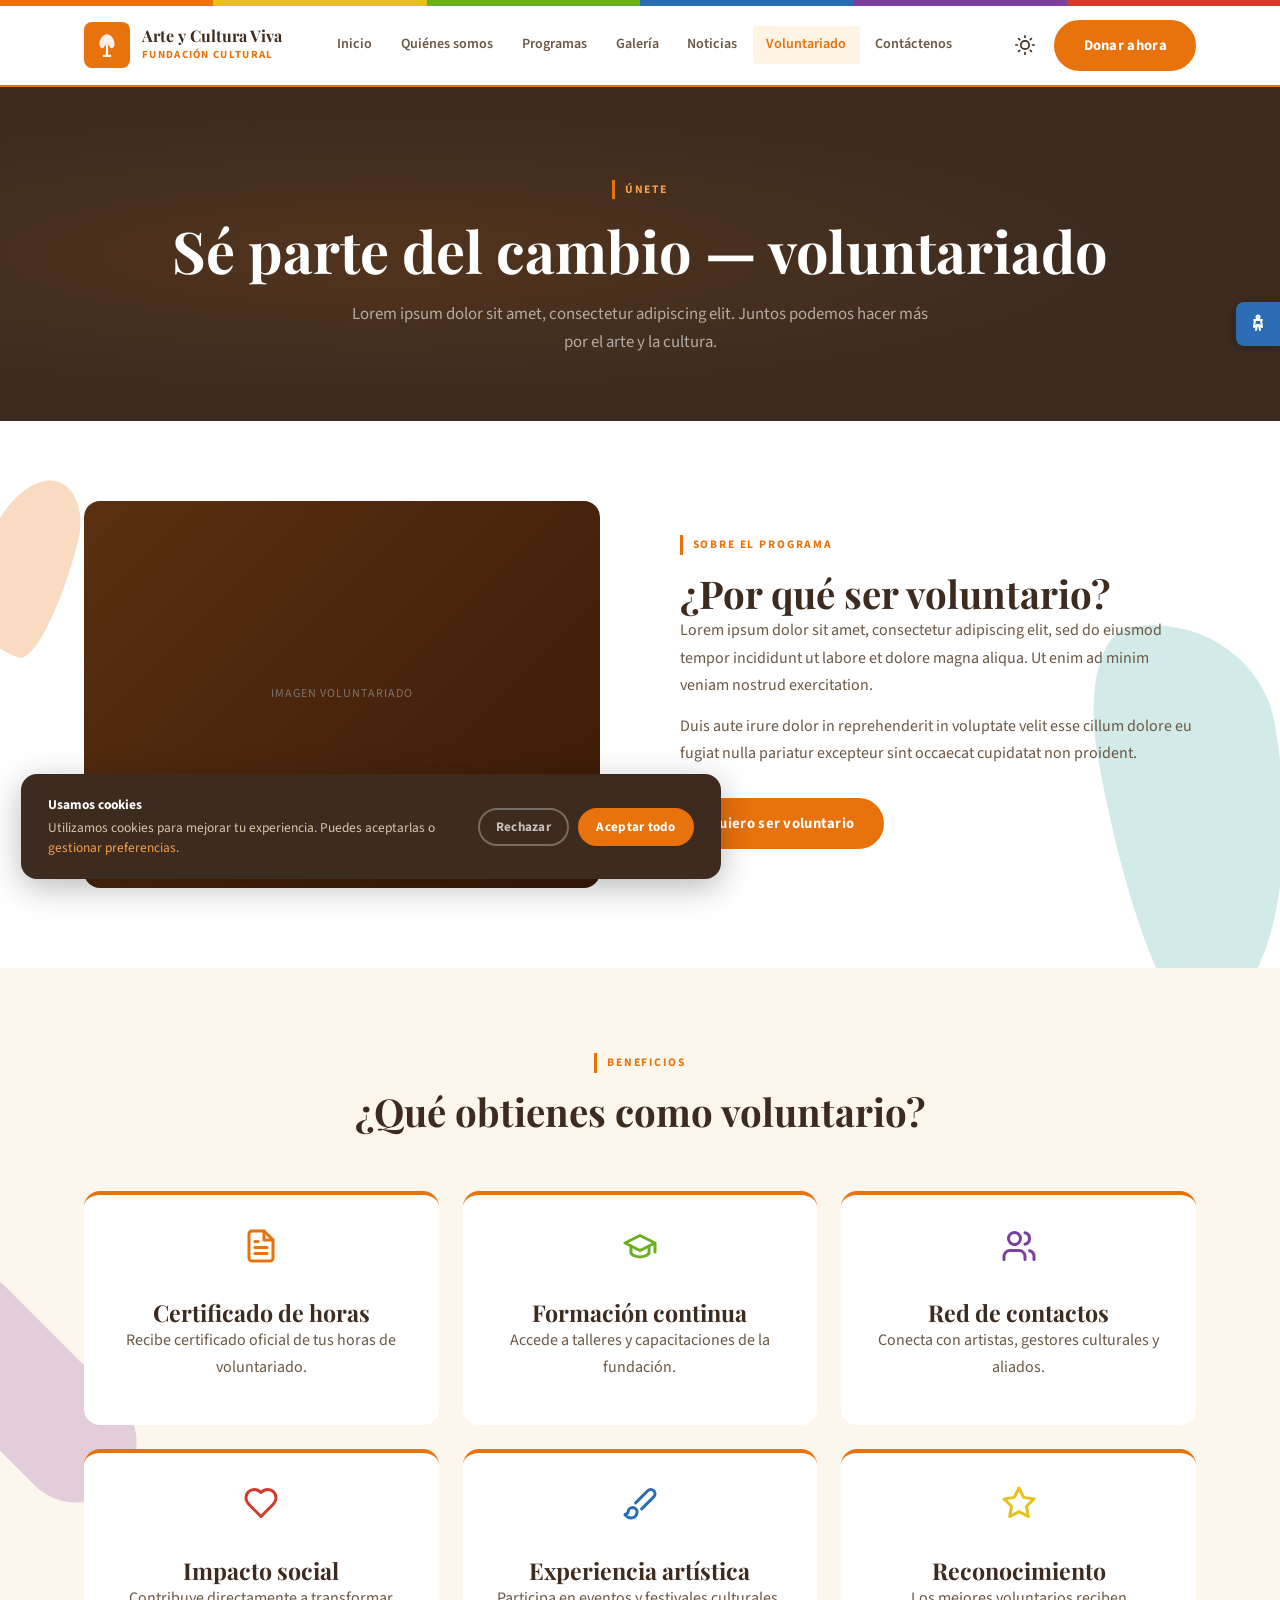
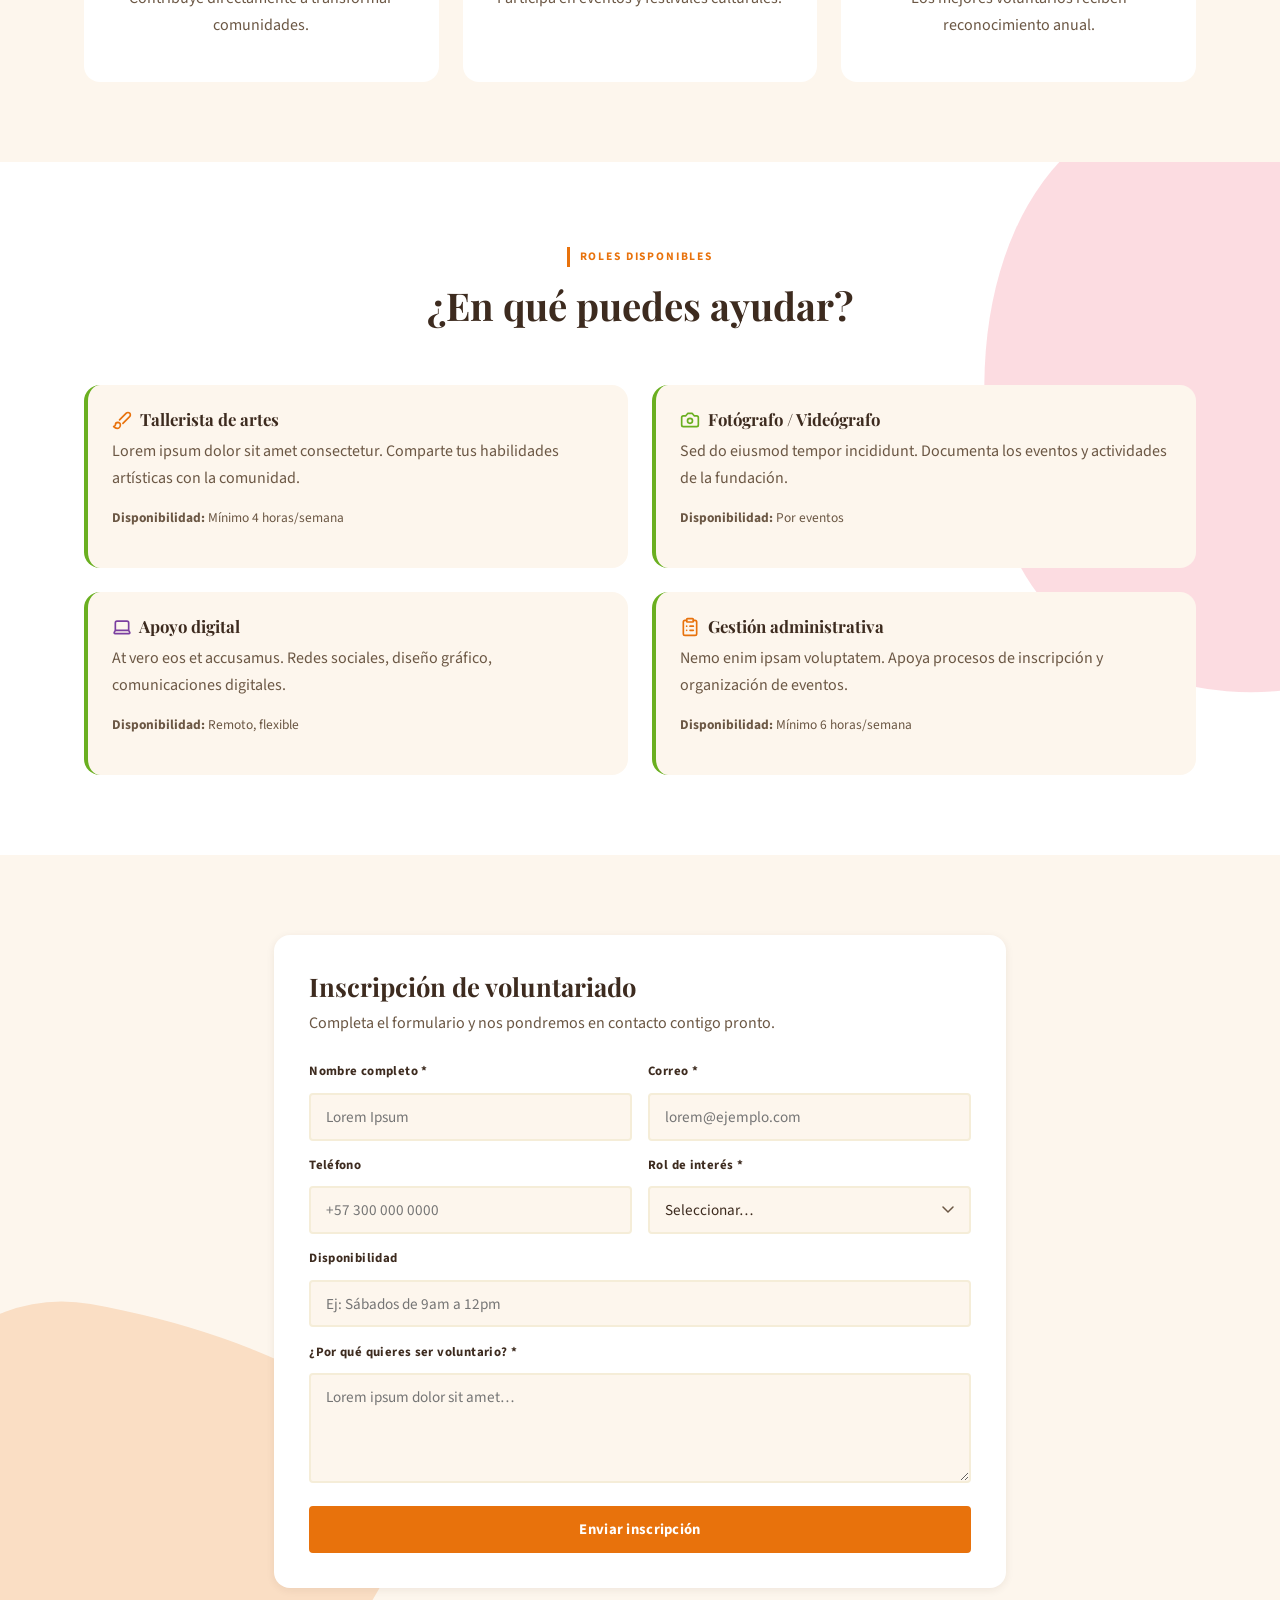
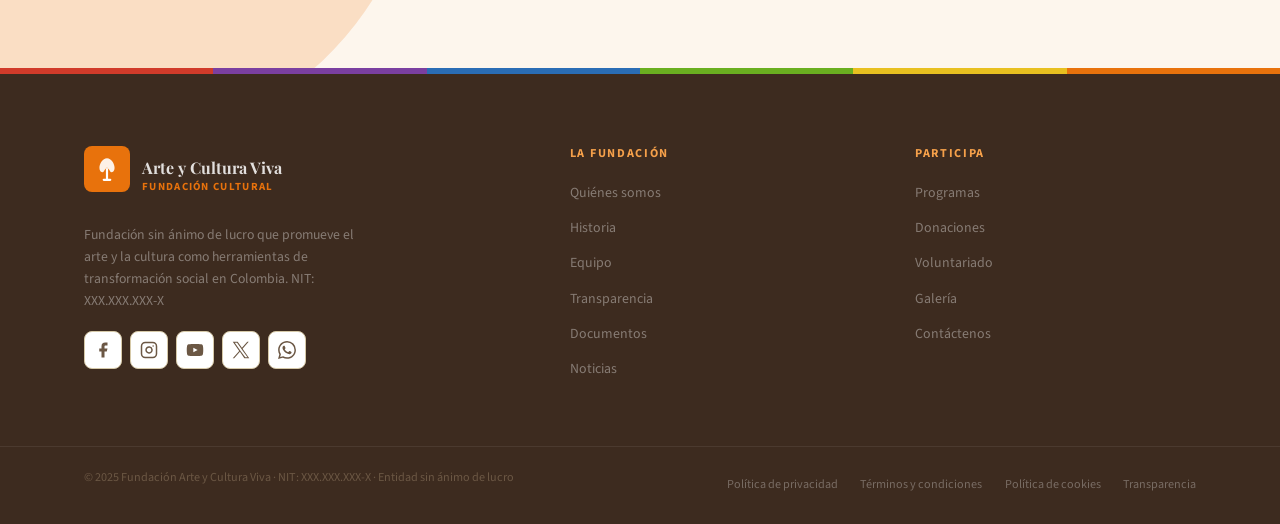
<file: pages/voluntariado.html>
<!DOCTYPE html>
<html lang="es">
<head>
  <script>
    if (localStorage.getItem('tema_acv') === 'dark') {
      document.documentElement.setAttribute('data-theme', 'dark');
    }
  </script>
  <meta charset="UTF-8"/><meta name="viewport" content="width=device-width, initial-scale=1.0"/>
  <title>Voluntariado — Fundación Arte y Cultura Viva</title>
  <link rel="stylesheet" href="../css/styles.css"/>
  <link rel="stylesheet" href="../css/accesibilidad.css"/>
  <style>
    .beneficios-grid{display:grid;grid-template-columns:repeat(3,1fr);gap:1.5rem}
    .ben-card{background:var(--blanco);border-radius:var(--r-lg);padding:1.8rem;text-align:center;border-top:4px solid var(--naranja)}
    .ben-icono{font-size:2.2rem;margin-bottom:.9rem}
    .roles-grid{display:grid;grid-template-columns:repeat(2,1fr);gap:1.5rem}
    .rol-card{background:var(--crema);border-radius:var(--r-lg);padding:1.5rem;border-left:4px solid var(--verde)}
    .rol-card h3{font-size:1.05rem;margin-bottom:.5rem}
    @media(max-width:768px){.beneficios-grid,.roles-grid{grid-template-columns:1fr}}
  </style>
  <link rel="preconnect" href="https://fonts.googleapis.com">
  <link rel="preconnect" href="https://fonts.gstatic.com" crossorigin>
  <link href="https://fonts.googleapis.com/css2?family=Playfair+Display:ital,wght@0,400;0,700;1,400&family=Source+Sans+3:wght@400;600;700&display=swap" rel="stylesheet">
  <meta property="og:image" content="https://ejemplo.com/img/og-image.jpg" />
  <meta property="og:url" content="https://ejemplo.com/" />
  <meta name="twitter:card" content="summary_large_image" />
  <meta name="robots" content="index, follow" />
</head>
<body>
<div id="nav-placeholder"></div>
<main id="contenido-principal">
  <section class="pagina-hero">
    <div class="contenedor">
      <span class="etiqueta">Únete</span>
      <h1>Sé parte del cambio — voluntariado</h1>
      <p class="desc">Lorem ipsum dolor sit amet, consectetur adipiscing elit. Juntos podemos hacer más por el arte y la cultura.</p>
    </div>
  </section>

  <section class="seccion seccion-clara">
    <div class="deco-forma forma-blob-1 bg-deco-naranja deco-tl-small" aria-hidden="true" style="opacity:0.25; top:10%"></div>
    <div class="deco-forma forma-blob-2 bg-deco-verde deco-br-tall" aria-hidden="true" style="opacity:0.2; right:-10px"></div>
    <div class="contenedor">
      <div class="qs-grid">
        <div class="reveal">
          <div style="aspect-ratio:4/3;border-radius:var(--r-lg);overflow:hidden"><div class="img-ph" style="height:100%;background:linear-gradient(135deg,#5a3010,#3a1a08)">Imagen voluntariado</div></div>
        </div>
        <div class="reveal" style="transition-delay:.15s">
          <span class="etiqueta">Sobre el programa</span>
          <h2>¿Por qué ser voluntario?</h2>
          <p>Lorem ipsum dolor sit amet, consectetur adipiscing elit, sed do eiusmod tempor incididunt ut labore et dolore magna aliqua. Ut enim ad minim veniam nostrud exercitation.</p>
          <p>Duis aute irure dolor in reprehenderit in voluptate velit esse cillum dolore eu fugiat nulla pariatur excepteur sint occaecat cupidatat non proident.</p>
          <a href="#inscripcion" class="btn btn-primario" style="margin-top:1rem">Quiero ser voluntario</a>
        </div>
      </div>
    </div>
  </section>

  <section class="seccion seccion-crema">
    <div class="deco-forma forma-pill bg-deco-morado deco-ml-medium" aria-hidden="true" style="opacity:0.2; transform:rotate(-45deg)"></div>
    <div class="contenedor">
      <div class="sec-encabezado reveal"><span class="etiqueta">Beneficios</span><h2>¿Qué obtienes como voluntario?</h2></div>
      <div class="beneficios-grid">
        <div class="ben-card reveal"><div class="ben-icono"><svg viewBox="0 0 24 24" fill="none" stroke="currentColor" stroke-width="2" stroke-linecap="round" stroke-linejoin="round" width="36" height="36" style="color:var(--naranja)"><path d="M14 2H6a2 2 0 0 0-2 2v16a2 2 0 0 0 2 2h12a2 2 0 0 0 2-2V8z"></path><polyline points="14 2 14 8 20 8"></polyline><line x1="16" y1="13" x2="8" y2="13"></line><line x1="16" y1="17" x2="8" y2="17"></line><polyline points="10 9 9 9 8 9"></polyline></svg></div><h3>Certificado de horas</h3><p>Recibe certificado oficial de tus horas de voluntariado.</p></div>
        <div class="ben-card reveal" style="transition-delay:.1s"><div class="ben-icono"><svg viewBox="0 0 24 24" fill="none" stroke="currentColor" stroke-width="2" stroke-linecap="round" stroke-linejoin="round" width="36" height="36" style="color:var(--verde)"><path d="M22 10v6M2 10l10-5 10 5-10 5z"></path><path d="M6 12v5c3 3 9 3 12 0v-5"></path></svg></div><h3>Formación continua</h3><p>Accede a talleres y capacitaciones de la fundación.</p></div>
        <div class="ben-card reveal" style="transition-delay:.2s"><div class="ben-icono"><svg viewBox="0 0 24 24" fill="none" stroke="currentColor" stroke-width="2" stroke-linecap="round" stroke-linejoin="round" width="36" height="36" style="color:var(--morado)"><path d="M16 21v-2a4 4 0 0 0-4-4H6a4 4 0 0 0-4 4v2"></path><circle cx="9" cy="7" r="4"></circle><path d="M22 21v-2a4 4 0 0 0-3-3.87"></path><path d="M16 3.13a4 4 0 0 1 0 7.75"></path></svg></div><h3>Red de contactos</h3><p>Conecta con artistas, gestores culturales y aliados.</p></div>
        <div class="ben-card reveal" style="transition-delay:.3s"><div class="ben-icono"><svg viewBox="0 0 24 24" fill="none" stroke="currentColor" stroke-width="2" stroke-linecap="round" stroke-linejoin="round" width="36" height="36" style="color:var(--rojo)"><path d="M19 14c1.49-1.46 3-3.21 3-5.5A5.5 5.5 0 0 0 16.5 3c-1.76 0-3 .5-4.5 2-1.5-1.5-2.74-2-4.5-2A5.5 5.5 0 0 0 2 8.5c0 2.3 1.5 4.05 3 5.5l7 7Z"></path></svg></div><h3>Impacto social</h3><p>Contribuye directamente a transformar comunidades.</p></div>
        <div class="ben-card reveal" style="transition-delay:.4s"><div class="ben-icono"><svg viewBox="0 0 24 24" fill="none" stroke="currentColor" stroke-width="2" stroke-linecap="round" stroke-linejoin="round" width="36" height="36" style="color:var(--azul)"><path d="m9.06 11.9 8.07-8.06a2.85 2.85 0 1 1 4.03 4.03l-8.06 8.08"></path><path d="M7.07 14.94c-1.66 0-3 1.35-3 3.02 0 1.33-2.5 1.52-2 2.02 1.08 1.1 2.49 2.02 4 2.02 2.2 0 4-1.8 4-4.04a3.01 3.01 0 0 0-3-3.02z"></path></svg></div><h3>Experiencia artística</h3><p>Participa en eventos y festivales culturales.</p></div>
        <div class="ben-card reveal" style="transition-delay:.5s"><div class="ben-icono"><svg viewBox="0 0 24 24" fill="none" stroke="currentColor" stroke-width="2" stroke-linecap="round" stroke-linejoin="round" width="36" height="36" style="color:var(--amarillo)"><polygon points="12 2 15.09 8.26 22 9.27 17 14.14 18.18 21.02 12 17.77 5.82 21.02 7 14.14 2 9.27 8.91 8.26 12 2"></polygon></svg></div><h3>Reconocimiento</h3><p>Los mejores voluntarios reciben reconocimiento anual.</p></div>
      </div>
    </div>
  </section>

  <section class="seccion seccion-clara">
    <div class="deco-forma forma-blob-1 bg-deco-rojo deco-tr-large" aria-hidden="true" style="opacity:0.15; right:-100px; top:-50px"></div>
    <div class="contenedor">
      <div class="sec-encabezado reveal"><span class="etiqueta">Roles disponibles</span><h2>¿En qué puedes ayudar?</h2></div>
      <div class="roles-grid">
        <div class="rol-card reveal"><h3><svg viewBox="0 0 24 24" fill="none" stroke="currentColor" stroke-width="2" stroke-linecap="round" stroke-linejoin="round" width="20" height="20" style="vertical-align:bottom;margin-right:4px;color:var(--naranja)"><path d="m9.06 11.9 8.07-8.06a2.85 2.85 0 1 1 4.03 4.03l-8.06 8.08"></path><path d="M7.07 14.94c-1.66 0-3 1.35-3 3.02 0 1.33-2.5 1.52-2 2.02 1.08 1.1 2.49 2.02 4 2.02 2.2 0 4-1.8 4-4.04a3.01 3.01 0 0 0-3-3.02z"></path></svg> Tallerista de artes</h3><p>Lorem ipsum dolor sit amet consectetur. Comparte tus habilidades artísticas con la comunidad.</p><p style="font-size:.84rem"><strong>Disponibilidad:</strong> Mínimo 4 horas/semana</p></div>
        <div class="rol-card reveal" style="transition-delay:.1s"><h3><svg viewBox="0 0 24 24" fill="none" stroke="currentColor" stroke-width="2" stroke-linecap="round" stroke-linejoin="round" width="20" height="20" style="vertical-align:bottom;margin-right:4px;color:var(--verde)"><path d="M14.5 4h-5L7 7H4a2 2 0 0 0-2 2v9a2 2 0 0 0 2 2h16a2 2 0 0 0 2-2V9a2 2 0 0 0-2-2h-3l-2.5-3z"></path><circle cx="12" cy="13" r="3"></circle></svg> Fotógrafo / Videógrafo</h3><p>Sed do eiusmod tempor incididunt. Documenta los eventos y actividades de la fundación.</p><p style="font-size:.84rem"><strong>Disponibilidad:</strong> Por eventos</p></div>
        <div class="rol-card reveal" style="transition-delay:.2s"><h3><svg viewBox="0 0 24 24" fill="none" stroke="currentColor" stroke-width="2" stroke-linecap="round" stroke-linejoin="round" width="20" height="20" style="vertical-align:bottom;margin-right:4px;color:var(--morado)"><path d="M20 16V7a2 2 0 0 0-2-2H6a2 2 0 0 0-2 2v9m16 0H4m16 0 1.28 2.55a1 1 0 0 1-.9 1.45H3.62a1 1 0 0 1-.9-1.45L4 16"></path></svg> Apoyo digital</h3><p>At vero eos et accusamus. Redes sociales, diseño gráfico, comunicaciones digitales.</p><p style="font-size:.84rem"><strong>Disponibilidad:</strong> Remoto, flexible</p></div>
        <div class="rol-card reveal" style="transition-delay:.3s"><h3><svg viewBox="0 0 24 24" fill="none" stroke="currentColor" stroke-width="2" stroke-linecap="round" stroke-linejoin="round" width="20" height="20" style="vertical-align:bottom;margin-right:4px;color:var(--naranja)"><rect width="8" height="4" x="8" y="2" rx="1" ry="1"></rect><path d="M16 4h2a2 2 0 0 1 2 2v14a2 2 0 0 1-2 2H6a2 2 0 0 1-2-2V6a2 2 0 0 1 2-2h2"></path><path d="M12 11h4"></path><path d="M12 16h4"></path><path d="M8 11h.01"></path><path d="M8 16h.01"></path></svg> Gestión administrativa</h3><p>Nemo enim ipsam voluptatem. Apoya procesos de inscripción y organización de eventos.</p><p style="font-size:.84rem"><strong>Disponibilidad:</strong> Mínimo 6 horas/semana</p></div>
      </div>
    </div>
  </section>

  <!-- FORMULARIO INSCRIPCIÓN -->
  <section class="seccion seccion-crema" id="inscripcion">
    <div class="deco-forma forma-blob-2 bg-deco-naranja deco-bl-large" aria-hidden="true" style="opacity:0.18; left:-100px; bottom:-100px"></div>
    <div class="contenedor-angosto">
      <div class="form-contacto-card reveal">
        <h2 style="font-size:1.6rem;margin-bottom:.5rem">Inscripción de voluntariado</h2>
        <p style="margin-bottom:1.5rem">Completa el formulario y nos pondremos en contacto contigo pronto.</p>
        <form id="form-voluntariado" novalidate>
          <div class="campo-grupo">
            <div class="campo-form"><label for="nombre-voluntariado">Nombre completo *</label>
              <input type="text" id="nombre-voluntariado" name="nombre-voluntariado" required placeholder="Lorem Ipsum" aria-describedby="error-nombre-voluntariado"/>
              <span id="error-nombre-voluntariado" class="error-msg" style="display:none; color:var(--rojo); font-size:0.8rem; margin-top:0.3rem;"></span>
            </div>
            <div class="campo-form"><label for="email-voluntariado">Correo *</label>
              <input type="email" id="email-voluntariado" name="email-voluntariado" required placeholder="lorem@ejemplo.com" aria-describedby="error-email-voluntariado"/>
              <span id="error-email-voluntariado" class="error-msg" style="display:none; color:var(--rojo); font-size:0.8rem; margin-top:0.3rem;"></span>
            </div>
          </div>
          <div class="campo-grupo" style="margin-top:.9rem">
            <div class="campo-form"><label for="telefono-voluntariado">Teléfono</label>
              <input type="tel" id="telefono-voluntariado" name="telefono-voluntariado" placeholder="+57 300 000 0000" aria-describedby="error-telefono-voluntariado"/>
              <span id="error-telefono-voluntariado" class="error-msg" style="display:none; color:var(--rojo); font-size:0.8rem; margin-top:0.3rem;"></span>
            </div>
            <div class="campo-form"><label for="rol-voluntariado">Rol de interés *</label>
              <select id="rol-voluntariado" name="rol-voluntariado" required aria-describedby="error-rol-voluntariado"><option value="">Seleccionar…</option><option>Tallerista de artes</option><option>Fotógrafo/Videógrafo</option><option>Apoyo digital</option><option>Gestión administrativa</option><option>Otro</option></select>
              <span id="error-rol-voluntariado" class="error-msg" style="display:none; color:var(--rojo); font-size:0.8rem; margin-top:0.3rem;"></span>
            </div>
          </div>
          <div class="campo-form" style="margin-top:.9rem"><label for="disponibilidad-voluntariado">Disponibilidad</label>
            <input type="text" id="disponibilidad-voluntariado" name="disponibilidad-voluntariado" placeholder="Ej: Sábados de 9am a 12pm" aria-describedby="error-disponibilidad-voluntariado"/>
            <span id="error-disponibilidad-voluntariado" class="error-msg" style="display:none; color:var(--rojo); font-size:0.8rem; margin-top:0.3rem;"></span>
          </div>
          <div class="campo-form" style="margin-top:.9rem"><label for="motivacion-voluntariado">¿Por qué quieres ser voluntario? *</label>
            <textarea id="motivacion-voluntariado" name="motivacion-voluntariado" required placeholder="Lorem ipsum dolor sit amet…" aria-describedby="error-motivacion-voluntariado"></textarea>
            <span id="error-motivacion-voluntariado" class="error-msg" style="display:none; color:var(--rojo); font-size:0.8rem; margin-top:0.3rem;"></span>
          </div>
          <button type="submit" class="btn btn-primario" style="width:100%;text-align:center;border-radius:4px;margin-top:.5rem">Enviar inscripción</button>
        </form>
      </div>
    </div>
  </section>
</main>
<div id="footer-placeholder"></div>
<script src="../js/nav-footer.js"></script>
<script src="../js/main.js"></script>
<script src="../js/accesibilidad.js"></script>
</body>
</html>
</file>
<file: css/styles.css>
/* ============================================================
   ARTE Y CULTURA VIVA — Estilos principales
   Paleta: Naranja principal + Verde, Morado, Azul, Rojo, Amarillo
   ============================================================ */


/* -- Variables -- */
:root {
  --naranja: #E8720C;
  --naranja-claro: #F5A04A;
  --naranja-oscuro: #C45A06;
  --naranja-pale: #FFF3E4;
  --verde: #6AAF20;
  --verde-pale: #EFF7E0;
  --morado: #7B3FA0;
  --morado-pale: #F3EBF9;
  --azul: #2A6DB5;
  --azul-pale: #E5F0FA;
  --rojo: #D13B2A;
  --amarillo: #E8C020;
  --crema: #FDF6ED;
  --arena-100: #F5EDD8;
  --arena-300: #D6C9A8;
  --bg-oscuro: #3D2B1F;
  /* Fondo oscuro (ej. footer, slider) */
  --cafe: #3D2B1F;
  /* Texto principal oscuro */
  --cafe-suave: #6B5744;
  --blanco: #FFFFFF;

  --fuente-titulo: 'Playfair Display', Georgia, serif;
  --fuente-cuerpo: 'Source Sans 3', Helvetica, sans-serif;

  --r-sm: 4px;
  --r-md: 8px;
  --r-lg: 16px;
  --r-xl: 24px;

  --sombra-sm: 0 2px 8px rgba(61, 43, 31, .08);
  --sombra-md: 0 6px 24px rgba(61, 43, 31, .12);

  --max-w: 1160px;
  --font-size-base: 16px;
  --texto-hero: #FFFFFF;
}

/* ---- DARK THEME ---- */
[data-theme="dark"] {
  --crema: #1A110D;
  /* Fondo super oscuro inspirado en la base del árbol */
  --bg-oscuro: #110B07;
  /* Color aún más oscuro para sliders y footer */
  --blanco: #241913;
  /* Contenedores un poco más legibles */
  --cafe: #FFFFFF;
  /* Inversión para textos principales */
  --cafe-suave: #C4B5A5;
  /* Textos secundarios */
  --arena-100: #36281E;
  /* Bordes sutiles */
  --arena-300: #594334;
  --naranja-pale: #2E1B0E;
  --verde-pale: #1E2E16;
  --morado-pale: #241B2D;
  --azul-pale: #122233;
  --naranja: #F5A04A;
  --verde: #8FD438;
  --morado: #A66CC8;
  --azul: #5B9FD8;
  --rojo: #EF5B4A;
  --sombra-sm: 0 4px 12px rgba(0, 0, 0, 0.4);
  --sombra-md: 0 8px 24px rgba(0, 0, 0, 0.5);
  --texto-hero: var(--naranja-claro);
}

/* -- Refinamientos de tarjetas en Modo Oscuro -- */
[data-theme="dark"] .programa-card,
[data-theme="dark"] .noticia-destacada,
[data-theme="dark"] .noticia-pequeña,
[data-theme="dark"] .don-form-card,
[data-theme="dark"] .form-contacto-card,
[data-theme="dark"] .timeline-card,
[data-theme="dark"] .mv-card,
[data-theme="dark"] .card {
  background: rgba(36, 25, 19, 0.85) !important;
  border-color: rgba(255, 255, 255, 0.1) !important;
  backdrop-filter: blur(12px) !important;
  -webkit-backdrop-filter: blur(12px) !important;
}

[data-theme="dark"] .programa-card-body p,
[data-theme="dark"] .noticia-body p,
[data-theme="dark"] .don-form-card p,
[data-theme="dark"] .form-contacto-card p,
[data-theme="dark"] .timeline-card p,
[data-theme="dark"] .mv-card p {
  color: #D6C9A8 !important;
  /* Un tono crema más brillante para legibilidad */
}

/* Precios en donaciones para modo oscuro */
[data-theme="dark"] .don-num,
[data-theme="dark"] .monto-btn {
  color: #ffffff !important;
}


[data-theme="dark"] .programa-footer,
[data-theme="dark"] .noticia-meta {
  border-top-color: rgba(255, 255, 255, 0.1) !important;
}

[data-theme="dark"] .campo-base::placeholder {
  color: rgba(255, 255, 255, 0.4) !important;
}

/* ---- RESET ---- */
*,
*::before,
*::after {
  box-sizing: border-box;
  margin: 0;
  padding: 0;
}

html {
  scroll-behavior: smooth;
  font-size: var(--font-size-base);
}

.skip-link {
  position: absolute;
  top: -100px;
  left: 0;
  background: var(--naranja);
  color: #fff;
  padding: .5rem 1rem;
  z-index: 9999;
  transition: top .2s;
}

.skip-link:focus {
  top: 0;
}

body {
  font-family: var(--fuente-cuerpo);
  line-height: 1.7;
  color: var(--cafe);
  background: var(--crema);
  -webkit-font-smoothing: antialiased;
  overflow-x: hidden;
  position: relative;
  transition: background-color 0.4s ease, color 0.4s ease;
}

body::before {
  content: "";
  position: fixed;
  inset: 0;
  z-index: -1;
  pointer-events: none;
  background:
    radial-gradient(circle at 10% 20%, rgba(232, 114, 12, 0.04) 0%, transparent 40%),
    radial-gradient(circle at 90% 80%, rgba(106, 175, 32, 0.04) 0%, transparent 40%),
    radial-gradient(circle at 50% 50%, rgba(123, 63, 160, 0.03) 0%, transparent 50%);
  transition: background 0.4s ease;
}

[data-theme="dark"] body::before {
  background:
    radial-gradient(circle at 10% 20%, rgba(232, 114, 12, 0.08) 0%, transparent 40%),
    radial-gradient(circle at 90% 80%, rgba(106, 175, 32, 0.08) 0%, transparent 40%),
    radial-gradient(circle at 50% 50%, rgba(123, 63, 160, 0.06) 0%, transparent 50%);
}

img {
  display: block;
  max-width: 100%;
  height: auto;
}

a {
  color: var(--naranja);
  text-decoration: none;
  transition: color .2s;
}

a:hover {
  color: var(--naranja-oscuro);
}

ul {
  list-style: none;
}

button {
  font-family: var(--fuente-cuerpo);
  cursor: pointer;
}

/* ---- TIPOGRAFÍA ---- */
h1,
h2,
h3,
h4 {
  font-family: var(--fuente-titulo);
  font-weight: 700;
  line-height: 1.25;
  color: var(--cafe);
}

h1 {
  font-size: clamp(2rem, 5vw, 3.6rem);
}

h2 {
  font-size: clamp(1.6rem, 3.5vw, 2.4rem);
}

h3 {
  font-size: clamp(1.1rem, 2vw, 1.45rem);
}

h4 {
  font-size: 1.05rem;
}

p {
  color: var(--cafe-suave);
  margin-bottom: .9rem;
}

/* ---- LAYOUT ---- */
.contenedor {
  max-width: var(--max-w);
  margin: 0 auto;
  padding: 0 1.5rem;
}

.contenedor-angosto {
  max-width: 780px;
  margin: 0 auto;
  padding: 0 1.5rem;
}

.seccion {
  padding: 5rem 0;
}

.seccion-oscura {
  background: var(--bg-oscuro);
}

.seccion-clara {
  background: var(--blanco);
}

.seccion-crema {
  background: var(--crema);
}

.seccion-naranja {
  background: var(--naranja);
}

.sec-encabezado {
  text-align: center;
  margin-bottom: 3.5rem;
}

.sec-encabezado h2 {
  margin-bottom: .8rem;
}

.sec-encabezado p {
  max-width: 560px;
  margin: 0 auto;
  font-size: 1.05rem;
}

/* ---- ETIQUETA DE SECCIÓN ---- */
.etiqueta {
  display: inline-block;
  font-size: .72rem;
  font-weight: 700;
  letter-spacing: .16em;
  text-transform: uppercase;
  color: var(--naranja);
  border-left: 3px solid var(--naranja);
  padding-left: .6rem;
  margin-bottom: .9rem;
}

.etiqueta-blanca {
  color: rgba(255, 255, 255, .7);
  border-color: var(--naranja-claro);
}

/* ---- BOTONES ---- */
.btn {
  display: inline-block;
  padding: .7rem 1.7rem;
  border-radius: 30px;
  font-weight: 700;
  font-size: .92rem;
  letter-spacing: .02em;
  border: 2px solid transparent;
  transition: all .22s ease;
  text-decoration: none;
}

.btn-primario {
  background: var(--naranja);
  color: #ffffff;
  border-color: var(--naranja);
  position: relative;
  overflow: hidden;
}

.btn-primario:hover {
  background: var(--naranja-oscuro);
  border-color: var(--naranja-oscuro);
  color: #ffffff;
  box-shadow: 0 4px 15px rgba(232, 114, 12, 0.4);
  transform: translateY(-2px);
}

.btn-contorno {
  background: transparent;
  color: var(--naranja);
  border-color: var(--naranja);
}

.btn-contorno:hover {
  background: var(--naranja);
  color: var(--blanco);
  transform: translateY(-2px);
}

.btn-blanco {
  background: var(--blanco);
  color: var(--naranja);
  border-color: var(--blanco);
}

.btn-blanco:hover {
  background: var(--naranja-pale);
  transform: translateY(-2px);
}

.btn-oscuro {
  background: var(--cafe);
  color: var(--blanco);
  border-color: var(--cafe);
}

.btn-oscuro:hover {
  background: #2a1e14;
  color: var(--blanco);
  transform: translateY(-2px);
}

/* ---- IMAGEN PLACEHOLDER ---- */
.img-ph {
  background: linear-gradient(135deg, #c8bdb5 0%, #a89f97 100%);
  display: flex;
  align-items: center;
  justify-content: center;
  color: #7a7370;
  font-size: .75rem;
  letter-spacing: .08em;
  text-transform: uppercase;
  font-family: var(--fuente-cuerpo);
  width: 100%;
  height: 100%;
}

/* ---- FRANJA ARCOÍRIS ---- */
.franja-arcoiris {
  height: 6px;
  display: flex;
}

.franja-arcoiris span {
  flex: 1;
}

/* ============================================================
   BARRA DE AVISO
   ============================================================ */
.barra-aviso {
  background: var(--bg-oscuro);
  color: var(--arena-300);
  text-align: center;
  padding: .38rem 1rem;
  font-size: .78rem;
  letter-spacing: .02em;
}

.barra-aviso a {
  color: var(--naranja-claro);
}

/* ============================================================
   HEADER / NAV
   ============================================================ */
.header {
  position: sticky;
  top: 0;
  z-index: 900;
  background: var(--blanco);
  border-bottom: 2px solid var(--naranja);
  transition: all .3s ease;
}

.header.scrolled {
  background: rgba(255, 255, 255, 0.75);
  backdrop-filter: blur(16px) saturate(180%);
  -webkit-backdrop-filter: blur(16px) saturate(180%);
  box-shadow: 0 4px 30px rgba(0, 0, 0, 0.08);
  border-bottom-color: rgba(232, 114, 12, 0.3);
}

[data-theme="dark"] .header.scrolled {
  background: rgba(36, 25, 19, 0.85);
  /* Fondo adaptado a la base oscura */
}

.nav-inner {
  max-width: var(--max-w);
  margin: 0 auto;
  padding: .85rem 1.5rem;
  display: flex;
  align-items: center;
  justify-content: space-between;
  gap: 1rem;
}

.logo-link {
  display: flex;
  align-items: center;
  gap: .75rem;
  text-decoration: none;
  flex-shrink: 0;
}

.logo-icono {
  width: 46px;
  height: 46px;
  background: var(--naranja);
  border-radius: var(--r-md);
  display: flex;
  align-items: center;
  justify-content: center;
  flex-shrink: 0;
}

.logo-icono svg {
  width: 26px;
  height: 26px;
}

.logo-nombre {
  font-family: var(--fuente-titulo);
  font-weight: 700;
  font-size: 1rem;
  color: var(--cafe);
  line-height: 1.2;
}

.logo-sub {
  font-size: .68rem;
  text-transform: uppercase;
  letter-spacing: .12em;
  color: var(--naranja);
  font-weight: 700;
}

.nav-menu {
  display: flex;
  align-items: center;
  gap: .1rem;
}

.nav-menu a {
  font-size: .88rem;
  font-weight: 600;
  color: var(--cafe-suave);
  padding: .45rem .85rem;
  border-radius: var(--r-sm);
  transition: all .2s;
  display: block;
  text-decoration: none;
}

.nav-menu a:hover,
.nav-menu a.activo {
  color: var(--naranja);
  background: var(--naranja-pale);
}

.nav-acciones {
  display: flex;
  align-items: center;
  gap: .7rem;
  flex-shrink: 0;
}

/* Switch de modo oscuro */
.btn-tema {
  background: none;
  border: none;
  color: var(--cafe);
  width: 36px;
  height: 36px;
  border-radius: 50%;
  display: flex;
  align-items: center;
  justify-content: center;
  transition: all .2s;
  cursor: pointer;
}

.btn-tema:hover {
  background: var(--arena-100);
}

.btn-tema svg {
  width: 20px;
  height: 20px;
  transition: transform .3s;
}

.btn-tema .icono-luna {
  display: none;
}

[data-theme="dark"] .btn-tema .icono-sol {
  display: none;
}

[data-theme="dark"] .btn-tema .icono-luna {
  display: block;
}


.nav-hamburger {
  display: none;
  flex-direction: column;
  gap: 5px;
  background: none;
  border: none;
  padding: .4rem;
}

.nav-hamburger span {
  display: block;
  width: 24px;
  height: 2px;
  background: var(--cafe);
  transition: all .3s;
  border-radius: 2px;
}

/* ============================================================
   HERO SLIDER
   ============================================================ */
.hero-slider {
  position: relative;
  overflow: hidden;
  background: var(--bg-oscuro);
}

.slide {
  display: none;
  min-height: calc(100vh - 76px);
  position: relative;
  overflow: hidden;
}

.slide.activo {
  display: grid;
  grid-template-columns: 1fr 1fr;
}

.slide.animando {
  animation: slideEntrada .6s ease forwards;
}

@keyframes slideEntrada {
  from {
    opacity: 0;
    transform: translateX(30px);
  }

  to {
    opacity: 1;
    transform: translateX(0);
  }
}

/* Decoración mandala en el hero */
.hero-deco {
  position: absolute;
  pointer-events: none;
  opacity: .15;
}

.hero-deco-izq {
  left: -60px;
  top: 50%;
  transform: translateY(-50%);
  width: 260px;
}

.hero-deco-der {
  right: -60px;
  top: 50%;
  transform: translateY(-50%);
  width: 260px;
}

.slide-contenido {
  padding: 4.5rem 2.5rem 4.5rem calc((100vw - var(--max-w)) / 2 + 1.5rem);
  display: flex;
  flex-direction: column;
  justify-content: center;
  position: relative;
  z-index: 2;
}

.slide-pretitulo {
  font-size: .72rem;
  font-weight: 700;
  letter-spacing: .2em;
  text-transform: uppercase;
  color: var(--naranja-claro);
  display: flex;
  align-items: center;
  gap: .5rem;
  margin-bottom: 1rem;
}

.slide-pretitulo::before {
  content: '';
  display: block;
  width: 28px;
  height: 2px;
  background: var(--naranja-claro);
}

.slide-contenido h1 {
  color: var(--texto-hero);
  margin-bottom: 1.2rem;
}

.slide-contenido h1 em {
  color: var(--naranja-claro);
  font-style: italic;
}

.slide-desc {
  font-size: 1.05rem;
  color: rgba(255, 255, 255, .7);
  max-width: 500px;
  margin-bottom: 2rem;
}

.slide-btns {
  display: flex;
  gap: .9rem;
  flex-wrap: wrap;
  margin-bottom: 2.5rem;
}

.hero-stats {
  display: flex;
  gap: 2rem;
  border-top: 1px solid rgba(255, 255, 255, .1);
  padding-top: 1.8rem;
}

.stat-n {
  font-family: var(--fuente-titulo);
  font-size: 1.9rem;
  font-weight: 700;
  color: var(--naranja-claro);
  line-height: 1;
}

.stat-l {
  font-size: .78rem;
  text-transform: uppercase;
  letter-spacing: .08em;
  color: rgba(255, 255, 255, .45);
}

.slide-imagen {
  position: relative;
  overflow: hidden;
  min-height: calc(100vh - 76px);
}

.slide-imagen .img-ph {
  min-height: calc(100vh - 76px);
  font-size: 1rem;
}

/* Flecha del slider */
.slider-flecha {
  position: absolute;
  top: 50%;
  transform: translateY(-50%);
  z-index: 10;
  background: rgba(255, 255, 255, .12);
  backdrop-filter: blur(4px);
  border: 1px solid rgba(255, 255, 255, .2);
  color: #FFFFFF;
  width: 48px;
  height: 48px;
  border-radius: 50%;
  display: flex;
  align-items: center;
  justify-content: center;
  font-size: 1.2rem;
  transition: all .2s;
}

.slider-flecha:hover {
  background: var(--naranja);
  border-color: var(--naranja);
}

.slider-flecha-izq {
  left: 1.2rem;
}

.slider-flecha-der {
  right: 1.2rem;
}

/* Puntos del slider */
.slider-puntos {
  position: absolute;
  bottom: 1.5rem;
  left: 50%;
  transform: translateX(-50%);
  display: flex;
  gap: .5rem;
  z-index: 10;
}

.slider-punto {
  width: 9px;
  height: 9px;
  border-radius: 50%;
  background: rgba(255, 255, 255, .3);
  border: none;
  cursor: pointer;
  transition: all .2s;
}

.slider-punto.activo {
  background: var(--naranja);
  transform: scale(1.3);
}

/* ============================================================
   SECCIÓN: QUIÉNES SOMOS (home)
   ============================================================ */
.qs-grid {
  display: grid;
  grid-template-columns: 1fr 1fr;
  gap: 5rem;
  align-items: center;
}

.qs-img-wrap {
  position: relative;
  cursor: pointer;
  perspective: 1000px;
}

.qs-img-principal {
  width: 100%;
  aspect-ratio: 4/5;
  border-radius: var(--r-lg);
  overflow: hidden;
  transition: all 0.5s cubic-bezier(0.175, 0.885, 0.32, 1.275);
}

.qs-img-flotante {
  position: absolute;
  bottom: -2rem;
  right: -2rem;
  width: 55%;
  height: auto;
  aspect-ratio: 1;
  border-radius: var(--r-md);
  overflow: hidden;
  border: 5px solid var(--blanco);
  box-shadow: var(--sombra-md);
  transition: all 0.5s cubic-bezier(0.175, 0.885, 0.32, 1.275);
  z-index: 2;
}

/* Animaciones al pasar el cursor (Hover) */
.qs-img-wrap:hover .qs-img-principal {
  transform: translateY(-8px) scale(1.02);
  box-shadow: var(--sombra-md);
}

.qs-img-wrap:hover .qs-img-flotante {
  transform: translateY(-16px) scale(1.05);
  box-shadow: 0 16px 40px rgba(0, 0, 0, 0.3);
}

.mv-grid {
  display: grid;
  grid-template-columns: 1fr 1fr;
  gap: 1rem;
  margin-top: 1.8rem;
}

.mv-card {
  background: var(--crema);
  border-radius: var(--r-md);
  padding: 1.1rem 1.3rem;
  border-left: 4px solid var(--naranja);
}

.mv-card h4 {
  font-family: var(--fuente-cuerpo);
  font-size: .8rem;
  text-transform: uppercase;
  letter-spacing: .1em;
  color: var(--naranja);
  font-weight: 700;
  margin-bottom: .4rem;
}

.mv-card p {
  font-size: .87rem;
  margin-bottom: 0;
}

/* ============================================================
   SECCIÓN: PROGRAMAS
   ============================================================ */
.programas-grid {
  display: grid;
  grid-template-columns: repeat(3, 1fr);
  gap: 1.5rem;
}

.programa-card {
  background: rgba(255, 255, 255, 0.75);
  backdrop-filter: blur(10px);
  -webkit-backdrop-filter: blur(10px);
  border-radius: var(--r-lg);
  overflow: hidden;
  display: flex;
  flex-direction: column;
  box-shadow: var(--sombra-sm);
  transition: all 0.4s cubic-bezier(0.165, 0.84, 0.44, 1);
  border: 1px solid rgba(255, 255, 255, 0.2);
}

.programa-card:hover {
  transform: translateY(-8px);
  box-shadow: 0 12px 30px rgba(61, 43, 31, 0.15);
  border-color: var(--naranja);
}

.programa-card-img {
  aspect-ratio: 16/9;
  position: relative;
}

.prog-img-flotante {
  position: absolute;
  bottom: -1.5rem;
  right: -1.5rem;
  width: 32%;
  height: auto;
  aspect-ratio: 1;
  border-radius: var(--r-md);
  border: 4px solid var(--blanco);
  box-shadow: var(--sombra-sm);
  overflow: hidden;
  z-index: 2;
  transition: all 0.4s cubic-bezier(0.175, 0.885, 0.32, 1.275);
}

.programa-card:hover .prog-img-flotante {
  transform: translateY(-8px) scale(1.06);
  box-shadow: 0 12px 24px rgba(0, 0, 0, 0.25);
}

.programa-card-img .img-ph {
  transition: transform .4s;
}

.programa-card:hover .programa-card-img .img-ph {
  transform: scale(1.04);
}

.programa-card-body {
  padding: 1.4rem;
  flex: 1;
  display: flex;
  flex-direction: column;
}

.prog-cat {
  display: inline-block;
  font-size: .7rem;
  font-weight: 700;
  letter-spacing: .12em;
  text-transform: uppercase;
  padding: .2rem .65rem;
  border-radius: var(--r-sm);
  margin-bottom: .7rem;
}

.prog-cat-naranja {
  background: var(--naranja-pale);
  color: var(--naranja-oscuro);
}

.prog-cat-verde {
  background: var(--verde-pale);
  color: #3B6D11;
}

.prog-cat-morado {
  background: var(--morado-pale);
  color: var(--morado);
}

.prog-cat-azul {
  background: var(--azul-pale);
  color: var(--azul);
}

.prog-cat-rojo {
  background: #FDECEA;
  color: var(--rojo);
}

.programa-card-body h3 {
  font-size: 1.05rem;
  margin-bottom: .5rem;
}

.programa-card-body p {
  font-size: .88rem;
  flex: 1;
}

.programa-footer {
  border-top: 1px solid var(--arena-100);
  padding: .8rem 1.4rem;
  display: flex;
  justify-content: space-between;
  align-items: center;
  font-size: .8rem;
  color: var(--cafe-suave);
}

.enlace-mas {
  color: var(--naranja);
  font-weight: 700;
  font-size: .83rem;
  display: inline-flex;
  align-items: center;
  gap: .3rem;
  transition: gap .2s;
}

.enlace-mas::after {
  content: '→';
}

.enlace-mas:hover {
  gap: .6rem;
  color: var(--naranja-oscuro);
}

/* ============================================================
   GALERÍA ANIMADA (columnas verticales en bucle)
   ============================================================ */
.galeria-columnas-wrap {
  position: relative;
  overflow: hidden;
  border-radius: var(--r-lg);
  margin: 0 auto;
}

.galeria-fade-top {
  position: absolute;
  top: 0;
  left: 0;
  right: 0;
  height: 70px;
  background: linear-gradient(to bottom, var(--bg-oscuro), transparent);
  z-index: 3;
  pointer-events: none;
}

.galeria-fade-bot {
  position: absolute;
  bottom: 0;
  left: 0;
  right: 0;
  height: 70px;
  background: linear-gradient(to top, var(--bg-oscuro), transparent);
  z-index: 3;
  pointer-events: none;
}

.galeria-columnas {
  display: grid;
  grid-template-columns: repeat(4, 1fr);
  gap: 10px;
  height: 480px;
  overflow: hidden;
}

.gal-col {
  display: flex;
  flex-direction: column;
  gap: 10px;
  will-change: transform;
}

@media (prefers-reduced-motion: no-preference) {
  .gal-col.sube {
    animation: subirCol 16s linear infinite;
  }

  .gal-col.baja {
    animation: bajarCol 16s linear infinite;
  }

  .gal-col.sube.lento {
    animation-duration: 21s;
  }

  .gal-col.baja.lento {
    animation-duration: 19s;
  }
}

@keyframes subirCol {
  0% {
    transform: translateY(0);
  }

  100% {
    transform: translateY(-50%);
  }
}

@keyframes bajarCol {
  0% {
    transform: translateY(-50%);
  }

  100% {
    transform: translateY(0);
  }
}

.gal-item {
  border-radius: var(--r-md);
  overflow: hidden;
  flex-shrink: 0;
  position: relative;
}

.gal-item.tall {
  height: 200px;
}

.gal-item.medium {
  height: 155px;
}

.gal-item.short {
  height: 115px;
}

.gal-overlay {
  position: absolute;
  inset: 0;
  background: linear-gradient(to top, rgba(61, 43, 31, .65) 0%, transparent 55%);
  opacity: 0;
  transition: opacity .3s;
  display: flex;
  align-items: flex-end;
  padding: .8rem;
}

.gal-item:hover .gal-overlay {
  opacity: 1;
}

.gal-overlay span {
  color: #FFFFFF;
  font-size: .8rem;
  font-weight: 700;
}

/* Franjas laterales decorativas de la galería */
.galeria-deco-lat {
  position: absolute;
  top: 0;
  bottom: 0;
  width: 14px;
  display: flex;
  flex-direction: column;
  z-index: 4;
}

.galeria-deco-lat.izq {
  left: 0;
}

.galeria-deco-lat.der {
  right: 0;
  transform: scaleX(-1);
}

.galeria-deco-lat span {
  flex: 1;
}

/* ============================================================
   SECCIÓN: NOTICIAS
   ============================================================ */
.noticias-grid {
  display: grid;
  grid-template-columns: 1.8fr 1fr;
  gap: 1.5rem;
  align-items: stretch;
}

.noticia-destacada {
  grid-row: span 2;
  background: var(--blanco);
  border-radius: var(--r-lg);
  display: flex;
  flex-direction: column;
  overflow: hidden;
  box-shadow: var(--sombra-sm);
  transition: all 0.4s cubic-bezier(0.165, 0.84, 0.44, 1);
  border: 1px solid var(--arena-100);
}

.noticia-destacada:hover {
  transform: translateY(-6px);
  box-shadow: 0 10px 25px rgba(61, 43, 31, 0.12);
  border-color: var(--verde);
}

.noticia-destacada .noticia-img {
  width: 100%;
  height: 280px;
  overflow: hidden;
}

.noticia-destacada .noticia-img .img-ph {
  height: 100%;
}

.noticia-destacada .noticia-body {
  padding: 1.7rem;
}

.noticia-pequeña {
  background: var(--crema);
  border-radius: var(--r-lg);
  overflow: hidden;
  display: flex;
  flex-direction: column;
}

.noticia-pequeña .noticia-img {
  aspect-ratio: 3/2;
  overflow: hidden;
}

.noticia-pequeña .noticia-body {
  padding: 1.1rem;
  flex: 1;
}

.noticia-pequeña h3 {
  font-size: .98rem;
}

.noticia-meta {
  display: flex;
  align-items: center;
  gap: .9rem;
  margin-bottom: .6rem;
  flex-wrap: wrap;
}

.noticia-cat {
  font-size: .7rem;
  font-weight: 700;
  letter-spacing: .1em;
  text-transform: uppercase;
  color: var(--naranja);
}

.noticia-fecha {
  font-size: .76rem;
  color: var(--cafe-suave);
}

/* ============================================================
   SECCIÓN: DONACIONES
   ============================================================ */
.donaciones-grid {
  display: grid;
  grid-template-columns: 1fr 1fr;
  gap: 5rem;
  align-items: center;
  position: relative;
  z-index: 1;
}

.don-impacto {
  display: grid;
  grid-template-columns: 1fr 1fr;
  gap: 1rem;
  margin-top: 1.8rem;
}

.don-item {
  background: rgba(255, 255, 255, .12);
  border: 1px solid rgba(255, 255, 255, .15);
  border-radius: var(--r-md);
  padding: 1.1rem;
}

.don-num {
  font-family: var(--fuente-titulo);
  font-size: 1.6rem;
  font-weight: 700;
  color: var(--texto-hero);
  line-height: 1;
}

.don-txt {
  font-size: .8rem;
  color: rgba(255, 255, 255, .65);
  line-height: 1.4;
  margin-top: .3rem;
}

.don-form-card {
  background: var(--blanco);
  border-radius: var(--r-lg);
  padding: 2.2rem;
  box-shadow: var(--sombra-md);
}

.don-form-card h3 {
  font-size: 1.25rem;
  margin-bottom: .35rem;
}

.don-form-card>p {
  font-size: .88rem;
  color: var(--cafe-suave);
  margin-bottom: 1.3rem;
}

.montos-rapidos {
  display: flex;
  gap: .6rem;
  flex-wrap: wrap;
  margin-bottom: 1rem;
}

.monto-btn {
  padding: .5rem 1rem;
  border: 2px solid var(--arena-300);
  border-radius: var(--r-sm);
  background: transparent;
  font-size: .88rem;
  font-weight: 700;
  color: var(--cafe);
  cursor: pointer;
  transition: all .2s;
}

.monto-btn:hover,
.monto-btn.activo {
  border-color: var(--naranja);
  background: var(--naranja-pale);
  color: var(--naranja);
}

.campo-base {
  width: 100%;
  padding: .68rem .95rem;
  border: 2px solid var(--arena-100);
  border-radius: var(--r-sm);
  font-family: var(--fuente-cuerpo);
  font-size: .95rem;
  color: var(--cafe);
  background: var(--crema);
  outline: none;
  transition: border-color .2s;
  margin-bottom: 1rem;
}

.campo-base:focus {
  border-color: var(--naranja);
  background: var(--blanco);
}

.campo-base::placeholder {
  color: var(--arena-300);
}

.texto-seguro {
  font-size: .74rem;
  color: var(--cafe-suave);
  text-align: center;
  margin-top: .6rem;
  margin-bottom: 0;
}

/* ============================================================
   SECCIÓN: CONTACTO
   ============================================================ */
.contacto-grid {
  display: grid;
  grid-template-columns: 1fr 1.4fr;
  gap: 4rem;
  align-items: start;
}

.info-items {
  display: flex;
  flex-direction: column;
  gap: 1.1rem;
}

.info-item {
  display: flex;
  gap: .9rem;
  align-items: flex-start;
}

.info-icono {
  width: 42px;
  height: 42px;
  border-radius: var(--r-md);
  background: var(--naranja-pale);
  display: flex;
  align-items: center;
  justify-content: center;
  font-size: 1.15rem;
  flex-shrink: 0;
}

.info-item h4 {
  font-family: var(--fuente-cuerpo);
  font-size: .82rem;
  font-weight: 700;
  color: var(--cafe);
  margin-bottom: .15rem;
}

.info-item p {
  font-size: .87rem;
  margin-bottom: 0;
}

.redes-wrap {
  margin-top: 1.7rem;
}

.redes-wrap h4 {
  font-family: var(--fuente-cuerpo);
  font-size: .78rem;
  font-weight: 700;
  text-transform: uppercase;
  letter-spacing: .1em;
  color: var(--cafe-suave);
  margin-bottom: .7rem;
}

.redes-iconos {
  display: flex;
  gap: .5rem;
}

.red-btn {
  width: 38px;
  height: 38px;
  border-radius: var(--r-md);
  background: var(--blanco);
  border: 1px solid var(--arena-300);
  display: flex;
  align-items: center;
  justify-content: center;
  font-size: .82rem;
  font-weight: 700;
  color: var(--cafe-suave);
  transition: all .2s;
  text-decoration: none;
}

.red-btn:hover {
  background: var(--naranja);
  border-color: var(--naranja);
  color: var(--blanco);
  transform: translateY(-2px);
}

.form-contacto-card {
  background: var(--blanco);
  border-radius: var(--r-lg);
  padding: 2.2rem;
  box-shadow: var(--sombra-sm);
}

.form-contacto-card h3 {
  font-size: 1.25rem;
  margin-bottom: 1.3rem;
}

.campo-grupo {
  display: grid;
  grid-template-columns: 1fr 1fr;
  gap: 1rem;
}

.campo-form {
  display: flex;
  flex-direction: column;
  gap: .3rem;
  margin-bottom: .9rem;
}

.campo-form label {
  font-size: .8rem;
  font-weight: 700;
  color: var(--cafe);
  letter-spacing: .03em;
}

.campo-form input,
.campo-form select,
.campo-form textarea {}

.campo-form textarea {
  resize: vertical;
  min-height: 110px;
}

.campo-grupo .campo-form {
  margin-bottom: 0;
}

/* ============================================================
   PIE DE PÁGINA
   ============================================================ */
.footer {
  background: var(--bg-oscuro);
  padding: 4.5rem 0 0;
}

.footer-grid {
  display: grid;
  grid-template-columns: 1.5fr 1fr 1fr;
  gap: 4rem;
  padding-bottom: 4rem;
}

.footer-marca .logo-icono {
  margin-bottom: 1rem;
}

.footer-marca .logo-nombre {
  color: rgba(255, 255, 255, .85);
}

.footer-marca p {
  font-size: .86rem;
  color: rgba(255, 255, 255, .38);
  max-width: 270px;
  line-height: 1.6;
}

.footer-col h4 {
  font-family: var(--fuente-cuerpo);
  font-size: .76rem;
  font-weight: 700;
  text-transform: uppercase;
  letter-spacing: .14em;
  color: var(--naranja-claro);
  margin-bottom: 1.1rem;
}

.footer-nav li+li {
  margin-top: .5rem;
}

.footer-nav a {
  font-size: .87rem;
  color: rgba(255, 255, 255, .38);
  transition: color .2s;
}

.footer-nav a:hover {
  color: var(--naranja-claro);
}



.footer-legal {
  border-top: 1px solid rgba(255, 255, 255, .07);
  padding: 1.3rem 0;
}

.footer-legal-inner {
  display: flex;
  align-items: center;
  justify-content: space-between;
  flex-wrap: wrap;
  gap: .8rem;
  font-size: .76rem;
  color: rgba(255, 255, 255, .3);
}

.footer-legal-links {
  display: flex;
  gap: 1.4rem;
  flex-wrap: wrap;
}

.footer-legal-links a {
  font-size: .76rem;
  color: rgba(255, 255, 255, .3);
}

.footer-legal-links a:hover {
  color: var(--naranja-claro);
}

/* ============================================================
   BANNER DE COOKIES
   ============================================================ */
.cookies-banner {
  position: fixed;
  bottom: 1.3rem;
  left: 1.3rem;
  right: 1.3rem;
  max-width: 700px;
  background: var(--cafe);
  color: var(--arena-300);
  border-radius: var(--r-lg);
  padding: 1.3rem 1.7rem;
  box-shadow: 0 8px 32px rgba(0, 0, 0, .28);
  display: flex;
  align-items: center;
  gap: 1.3rem;
  z-index: 990;
  transition: transform .4s ease, opacity .4s ease;
}

.cookies-banner.oculto {
  transform: translateY(120%);
  opacity: 0;
  pointer-events: none;
}

.cookies-texto {
  flex: 1;
  font-size: .84rem;
  line-height: 1.5;
}

.cookies-texto a {
  color: var(--naranja-claro);
}

.cookies-btns {
  display: flex;
  gap: .6rem;
  flex-shrink: 0;
}

/* ============================================================
   DECORACIONES SVG ANIMADAS (performance: solo CSS transform/opacity)
   ============================================================ */
.deco-mandala {
  position: absolute;
  pointer-events: none;
  opacity: .12;
}

@media (prefers-reduced-motion: no-preference) {
  .deco-rotar-lento {
    animation: rotarLento 40s linear infinite;
  }

  .deco-rotar-inv {
    animation: rotarLento 30s linear infinite reverse;
  }

  .deco-flotar {
    animation: flotar 6s ease-in-out infinite;
  }
}

@keyframes rotarLento {
  from {
    transform: rotate(0deg);
  }

  to {
    transform: rotate(360deg);
  }
}

@keyframes flotar {

  0%,
  100% {
    transform: translateY(0);
  }

  50% {
    transform: translateY(-15px);
  }
}

/* ============================================================
   FORMAS / BLOBS DECORATIVOS (COLORIDOS)
   ============================================================ */
.deco-forma {
  position: absolute;
  z-index: 0;
  pointer-events: none;
  opacity: 1;
  /* Colores vibrantes requeridos */
}

/* Formas orgánicas usando border-radius avanzado */
.forma-blob-1 {
  border-radius: 60% 40% 30% 70% / 60% 30% 70% 40%;
}

.forma-blob-2 {
  border-radius: 30% 70% 70% 30% / 30% 30% 70% 70%;
}

.forma-pill {
  border-radius: 100px;
}

/* Colores solidos para los blobs */
.bg-deco-naranja {
  background-color: var(--naranja);
}

.bg-deco-verde {
  background-color: #20998E;
  /* Teal vibrante del requerimiento */
}

.bg-deco-morado {
  background-color: #7A288A;
  /* Morado fuerte */
}

.bg-deco-rojo {
  background-color: #E61937;
  /* Rojo intenso */
}

/* Tamaños y Posiciones Especiales */
.deco-tr-large {
  width: 400px;
  height: 600px;
  top: -100px;
  right: -150px;
  transform: rotate(-15deg);
}

.deco-bl-large {
  width: 500px;
  height: 450px;
  bottom: -80px;
  left: -100px;
  transform: rotate(10deg);
}

.deco-ml-medium {
  width: 120px;
  height: 280px;
  top: 35%;
  left: -40px;
  transform: rotate(-22deg);
}

.deco-br-tall {
  width: 180px;
  height: 400px;
  bottom: -50px;
  right: -40px;
  transform: rotate(-10deg);
}

.deco-tl-small {
  width: 90px;
  height: 180px;
  top: 15%;
  left: -20px;
  transform: rotate(15deg);
}

.deco-tc-pill {
  width: 15px;
  height: 80px;
  top: -40px;
  left: 50%;
  transform: rotate(8deg);
}

/* Hacer secciones relativas y ocultar el overflow general si los blobs se salen */
.seccion {
  position: relative;
  overflow: hidden;
}

.contenedor {
  position: relative;
  z-index: 2;
  /* Para quedar sobre los blobs */
}

/* Hero badge flotante */
.hero-badge {
  position: absolute;
  bottom: 2rem;
  left: -1.5rem;
  background: var(--blanco);
  border-radius: var(--r-lg);
  padding: 1rem 1.3rem;
  box-shadow: var(--sombra-md);
  display: flex;
  align-items: center;
  gap: .9rem;
  min-width: 200px;
}

.badge-icono {
  width: 42px;
  height: 42px;
  border-radius: var(--r-md);
  background: var(--naranja-pale);
  display: flex;
  align-items: center;
  justify-content: center;
  font-size: 1.3rem;
  flex-shrink: 0;
}

.badge-t {
  font-weight: 700;
  font-size: .88rem;
  color: var(--cafe);
}

.badge-s {
  font-size: .76rem;
  color: var(--cafe-suave);
}

/* ============================================================
   RESPONSIVE
   ============================================================ */
@media (max-width: 1024px) {
  .slide.activo {
    grid-template-columns: 1fr;
  }

  .slide-imagen {
    display: none;
  }

  .slide-contenido {
    padding: 4rem 1.5rem 3rem;
    min-height: 70vh;
  }

  .qs-grid {
    gap: 3rem;
  }

  .noticias-grid {
    grid-template-columns: 1fr 1fr;
  }

  .footer-grid {
    grid-template-columns: 1fr 1fr;
  }
}

@media (max-width: 768px) {
  .nav-menu {
    display: none;
    flex-direction: column;
    position: absolute;
    top: 100%;
    left: 0;
    right: 0;
    background: var(--blanco);
    padding: 1rem 1.5rem;
    border-top: 1px solid var(--arena-100);
    box-shadow: var(--sombra-md);
    z-index: 999;
    gap: .2rem;
  }

  .nav-menu.abierto {
    display: flex;
  }

  .nav-hamburger {
    display: flex;
  }

  .nav-acciones .btn {
    display: none;
  }

  .qs-grid,
  .donaciones-grid,
  .contacto-grid {
    grid-template-columns: 1fr;
  }

  .programas-grid {
    grid-template-columns: 1fr 1fr;
  }

  .galeria-columnas {
    grid-template-columns: repeat(2, 1fr);
  }

  .noticias-grid {
    grid-template-columns: 1fr;
  }

  .mv-grid {
    grid-template-columns: 1fr;
  }

  .campo-grupo {
    grid-template-columns: 1fr;
  }

  .hero-stats {
    gap: 1.4rem;
  }

  .footer-grid {
    grid-template-columns: 1fr;
  }

  .qs-img-flotante {
    display: none;
  }

  .cookies-banner {
    flex-direction: column;
  }
}

@media (max-width: 480px) {
  .programas-grid {
    grid-template-columns: 1fr;
  }

  .don-impacto {
    grid-template-columns: 1fr;
  }
}

/* ============================================================
   PÁGINAS INTERNAS — HERO
   ============================================================ */
.pagina-hero {
  background: var(--bg-oscuro);
  padding: 5.5rem 0 4rem;
  text-align: center;
  position: relative;
  overflow: hidden;
}

.pagina-hero::before {
  content: '';
  position: absolute;
  inset: 0;
  background: radial-gradient(ellipse at 30% 50%, rgba(232, 114, 12, .12), transparent 60%);
}

.pagina-hero .etiqueta {
  color: var(--naranja-claro);
  border-color: var(--naranja);
}

.pagina-hero h1 {
  color: var(--texto-hero);
  margin-bottom: .9rem;
  position: relative;
}

.pagina-hero .desc {
  color: rgba(255, 255, 255, .6);
  max-width: 580px;
  margin: 0 auto;
  font-size: 1.05rem;
  position: relative;
}

/* ============================================================
   CARDS GENÉRICAS
   ============================================================ */

.card {
  background: var(--blanco);
  border-radius: var(--r-lg);
  overflow: hidden;
  box-shadow: var(--sombra-sm);
  transition: transform .3s, box-shadow .3s;
}

.card:hover {
  transform: translateY(-5px);
  box-shadow: var(--sombra-md);
}

.card-body {
  padding: 1.5rem;
}

.card-img {
  overflow: hidden;
}

/* ============================================================
   FORMULARIO GENÉRICO
   ============================================================ */
label {
  display: block;
  font-size: .8rem;
  font-weight: 700;
  color: var(--cafe);
  margin-bottom: .3rem;
}

input[type="text"],
input[type="email"],
input[type="tel"],
input[type="number"],
input[type="date"],
select,
textarea {
  width: 100%;
  padding: .68rem .95rem;
  border: 2px solid var(--arena-100);
  border-radius: var(--r-sm);
  font-family: var(--fuente-cuerpo);
  font-size: .95rem;
  color: var(--cafe);
  background: var(--crema);
  outline: none;
  transition: border-color .2s, background .2s;
}

input:focus,
select:focus,
textarea:focus {
  border-color: var(--naranja);
  background: var(--blanco);
}

select {
  appearance: none;
  background-image: url("data:image/svg+xml,%3Csvg xmlns='http://www.w3.org/2000/svg' width='12' height='8'%3E%3Cpath d='M1 1l5 5 5-5' stroke='%236B5744' stroke-width='1.5' fill='none' stroke-linecap='round'/%3E%3C/svg%3E");
  background-repeat: no-repeat;
  background-position: right .9rem center;
  padding-right: 2.2rem;
}

/* ============================================================
   TABLA LEGAL
   ============================================================ */
.legal-doc h2 {
  font-size: 1.3rem;
  margin: 2.2rem 0 .7rem;
  padding-top: 1.8rem;
  border-top: 1px solid var(--arena-100);
}

.legal-doc h2:first-of-type {
  border-top: none;
  padding-top: 0;
  margin-top: 0;
}

.legal-doc h3 {
  font-size: 1.05rem;
  margin: 1.3rem 0 .5rem;
}

.legal-doc p,
.legal-doc li {
  font-size: .95rem;
  color: var(--cafe-suave);
  line-height: 1.8;
}

.legal-doc ul,
.legal-doc ol {
  padding-left: 1.4rem;
  margin-bottom: .9rem;
}

.legal-doc li {
  margin-bottom: .35rem;
}

.legal-aviso {
  background: var(--naranja-pale);
  border-left: 4px solid var(--naranja);
  border-radius: var(--r-sm);
  padding: .9rem 1.3rem;
  margin-bottom: 1.8rem;
}

.legal-aviso p {
  font-size: .87rem;
  margin-bottom: 0;
  color: var(--cafe);
}

/* ============================================================
   BANDA DE CIFRAS (entre hero y quiénes somos)
   ============================================================ */
.banda-cifras {
  background: var(--naranja);
  padding: 2.8rem 0;
  position: relative;
  overflow: hidden;
}

.banda-cifras-grid {
  display: flex;
  align-items: center;
  justify-content: space-around;
  flex-wrap: wrap;
  gap: 1.5rem;
}

.banda-cifra {
  text-align: center;
  flex: 1;
  min-width: 100px;
}

.banda-cifra-n {
  font-family: var(--fuente-titulo);
  font-size: clamp(1.8rem, 3vw, 2.8rem);
  font-weight: 700;
  color: #fff;
  line-height: 1;
  margin-bottom: .3rem;
}

.banda-cifra-l {
  font-size: .78rem;
  text-transform: uppercase;
  letter-spacing: .08em;
  color: rgba(255, 255, 255, .75);
}

.banda-separador {
  width: 1px;
  height: 40px;
  background: rgba(255, 255, 255, .3);
  flex-shrink: 0;
}

@media (max-width: 768px) {
  .banda-separador {
    display: none;
  }

  .banda-cifra {
    min-width: 120px;
  }
}

/* ============================================================
   LÍNEA DE TIEMPO (Timeline)
   ============================================================ */
.timeline {
  position: relative;
  padding: 1rem 0;
  margin-top: 2rem;
}

.timeline::before {
  content: '';
  position: absolute;
  left: 50%;
  top: 0;
  bottom: 0;
  width: 2px;
  background: linear-gradient(to bottom, var(--naranja), var(--morado));
  transform: translateX(-50%);
}

.timeline-item {
  display: flex;
  justify-content: flex-end;
  padding-right: calc(50% + 3rem);
  margin-bottom: 3rem;
  position: relative;
}

.timeline-item.derecha {
  justify-content: flex-start;
  padding-right: 0;
  padding-left: calc(50% + 3rem);
}

.timeline-punto {
  position: absolute;
  left: 50%;
  top: 1.1rem;
  width: 16px;
  height: 16px;
  border-radius: 50%;
  background: var(--naranja);
  border: 3px solid var(--blanco);
  box-shadow: 0 0 0 3px var(--naranja);
  transform: translateX(-50%);
  z-index: 2;
  transition: transform .3s;
}

.timeline-item:hover .timeline-punto {
  transform: translateX(-50%) scale(1.4);
}

.timeline-anio {
  position: absolute;
  left: 50%;
  top: 0;
  transform: translateX(-50%);
  margin-top: 2.8rem;
  font-family: var(--fuente-cuerpo);
  font-size: .72rem;
  font-weight: 700;
  text-transform: uppercase;
  letter-spacing: .1em;
  color: var(--naranja);
  background: var(--crema);
  padding: .15rem .5rem;
  border-radius: 20px;
  white-space: nowrap;
  z-index: 3;
}

.timeline-card {
  background: var(--blanco);
  border-radius: var(--r-lg);
  padding: 1.4rem 1.7rem;
  box-shadow: var(--sombra-sm);
  border-left: 4px solid var(--naranja);
  max-width: 380px;
  transition: transform .3s, box-shadow .3s;
}

.timeline-item.derecha .timeline-card {
  border-left: none;
  border-right: 4px solid var(--morado);
}

.timeline-item.derecha .timeline-punto {
  background: var(--morado);
  box-shadow: 0 0 0 3px var(--morado);
}

.timeline-card:hover {
  transform: translateY(-4px);
  box-shadow: var(--sombra-md);
}

.timeline-card h4 {
  font-size: 1rem;
  margin-bottom: .4rem;
  color: var(--cafe);
}

.timeline-card p {
  font-size: .88rem;
  margin-bottom: 0;
}

@media (max-width: 768px) {
  .timeline::before {
    left: 16px;
  }

  .timeline-item,
  .timeline-item.derecha {
    padding-right: 0;
    padding-left: 3rem;
    justify-content: flex-start;
  }

  .timeline-punto {
    left: 16px;
  }

  .timeline-anio {
    left: 16px;
    transform: translateX(-50%);
    font-size: .65rem;
  }

  .timeline-card {
    max-width: 100%;
    border-left: 4px solid var(--naranja);
    border-right: none;
  }

  .timeline-item.derecha .timeline-card {
    border-right: none;
    border-left: 4px solid var(--morado);
  }
}

/* ============================================================
   TESTIMONIOS (sección naranja HP)
   ============================================================ */
.testimonios-grid-home {
  display: grid;
  grid-template-columns: repeat(3, 1fr);
  gap: 1.5rem;
  margin-top: 1rem;
}

.testimonio-h-card {
  background: rgba(255, 255, 255, .15);
  backdrop-filter: blur(8px);
  -webkit-backdrop-filter: blur(8px);
  border: 1px solid rgba(255, 255, 255, .25);
  border-radius: var(--r-lg);
  padding: 2rem 1.8rem;
  transition: transform .3s, background .3s;
}

.testimonio-h-card:hover {
  transform: translateY(-6px);
  background: rgba(255, 255, 255, .22);
}

.testimonio-comilla {
  color: rgba(255, 255, 255, .4);
  margin-bottom: 1rem;
  display: block;
}

.testimonio-h-texto {
  font-style: italic;
  font-size: .95rem;
  color: rgba(255, 255, 255, .88);
  line-height: 1.7;
  margin-bottom: 1.5rem;
}

.testimonio-h-autor {
  display: flex;
  align-items: center;
  gap: .8rem;
}

.testimonio-h-avatar {
  width: 44px;
  height: 44px;
  border-radius: 50%;
  overflow: hidden;
  flex-shrink: 0;
  display: flex;
  align-items: center;
  justify-content: center;
  font-size: .75rem;
  font-weight: 700;
  color: rgba(255, 255, 255, .6);
  border: 2px solid rgba(255, 255, 255, .3);
}

.testimonio-h-nombre {
  font-weight: 700;
  font-size: .9rem;
  color: #fff;
  line-height: 1.3;
}

.testimonio-h-rol {
  font-size: .76rem;
  color: rgba(255, 255, 255, .65);
  line-height: 1.3;
}

@media (max-width: 1024px) {
  .testimonios-grid-home {
    grid-template-columns: 1fr 1fr;
  }
}

@media (max-width: 600px) {
  .testimonios-grid-home {
    grid-template-columns: 1fr;
  }
}

/* ============================================================
   ALIADOS HOME GRID
   ============================================================ */
.aliados-grid-home {
  display: grid;
  grid-template-columns: repeat(6, 1fr);
  gap: 1rem;
  margin-top: 3rem;
}

.aliado-logo-home {
  aspect-ratio: 2/1;
  background: var(--blanco);
  border-radius: var(--r-md);
  display: flex;
  align-items: center;
  justify-content: center;
  border: 1px solid var(--arena-100);
  transition: transform .3s, box-shadow .3s;
  padding: 1rem;
}

.aliado-logo-home:hover {
  transform: translateY(-4px);
  box-shadow: var(--sombra-sm);
}

@media (max-width: 1024px) {
  .aliados-grid-home {
    grid-template-columns: repeat(3, 1fr);
  }
}

@media (max-width: 480px) {
  .aliados-grid-home {
    grid-template-columns: repeat(2, 1fr);
  }
}

/* ============================================================
   FOOTER — 4 columnas
   ============================================================ */
.footer-grid {
  grid-template-columns: 1.5fr 1fr 1fr;
}

@media (max-width: 1024px) {
  .footer-grid {
    grid-template-columns: 1fr 1fr;
  }
}

@media (max-width: 600px) {
  .footer-grid {
    grid-template-columns: 1fr;
  }
}

/* ============================================================
   MEJORAS PARA RED BUTTONS (iconos SVG)
   ============================================================ */
.red-btn svg {
  display: block;
  width: 18px;
  height: 18px;
}
</file>
<file: css/accesibilidad.css>
/* ============================================================
   HERRAMIENTAS DE ACCESIBILIDAD
   Inspirado en el widget de la página del Delia Zapata
   ============================================================ */

/* Contenedor principal del widget */
.acc-widget {
  position: fixed;
  top: 0;
  right: 0;
  width: 0;
  height: 0;
  pointer-events: none;
  z-index: 9999;
}

/* Botón flotante de accesibilidad */
.acc-toggle {
  position: fixed;
  top: 36vh;
  right: 0;
  transform: translateY(-50%);
  pointer-events: auto;
  background: var(--azul, #2A6DB5);
  color: #fff;
  border: none;
  border-radius: 8px 0 0 8px;
  width: 44px;
  height: 44px;
  display: flex;
  align-items: center;
  justify-content: center;
  cursor: pointer;
  box-shadow: -2px 2px 10px rgba(0,0,0,.18);
  transition: background .2s, width .2s;
}
.acc-toggle:hover { background: #1e55a0; }
.acc-toggle svg { width: 24px; height: 24px; flex-shrink: 0; }

/* Panel de herramientas */
.acc-panel {
  position: fixed;
  top: 40vh;
  right: -320px;
  transform: translateY(-50%);
  pointer-events: auto;
  z-index: 981;
  background: #fff;
  border-radius: 12px 0 0 12px;
  width: 300px;
  box-shadow: -4px 0 24px rgba(0,0,0,.16);
  visibility: hidden;
  transition: right .35s cubic-bezier(.4,0,.2,1), visibility 0s linear .35s;
  overflow: hidden;
}
.acc-panel.abierto { 
  right: 0; 
  visibility: visible;
  transition: right .35s cubic-bezier(.4,0,.2,1), visibility 0s linear 0s;
}

.acc-panel-head {
  background: var(--azul, #2A6DB5);
  color: #fff;
  padding: 1rem 1.3rem;
  display: flex;
  align-items: center;
  justify-content: space-between;
}
.acc-panel-head h3 {
  font-family: 'Source Sans 3', sans-serif;
  font-size: .95rem;
  font-weight: 700;
  color: #fff;
  margin: 0;
  line-height: 1.3;
}
.acc-cerrar {
  background: none;
  border: none;
  color: #fff;
  font-size: 1.3rem;
  cursor: pointer;
  line-height: 1;
  padding: 0;
  opacity: .8;
  transition: opacity .2s;
}
.acc-cerrar:hover { opacity: 1; }

.acc-lista {
  list-style: none;
  padding: .5rem 0;
  margin: 0;
}
.acc-lista li {
  border-bottom: 1px solid #f0ede8;
}
.acc-lista li:last-child { border-bottom: none; }
.acc-lista button {
  width: 100%;
  display: flex;
  align-items: center;
  gap: .8rem;
  padding: .75rem 1.3rem;
  background: none;
  border: none;
  text-align: left;
  font-family: 'Source Sans 3', sans-serif;
  font-size: .88rem;
  color: #3D2B1F;
  cursor: pointer;
  transition: background .15s;
}
.acc-lista button:hover { background: #f5ede0; }
.acc-lista button .acc-icono {
  width: 26px; height: 26px;
  flex-shrink: 0;
  color: #6B5744;
}
.acc-lista button span { flex: 1; }
.acc-lista button .acc-activo-badge {
  font-size: .68rem;
  background: #E8720C;
  color: #fff;
  padding: .15rem .5rem;
  border-radius: 10px;
  font-weight: 700;
  opacity: 0;
  transition: opacity .2s;
}
.acc-lista button.activo .acc-activo-badge { opacity: 1; }
.acc-lista button.activo { color: #E8720C; }

.acc-footer {
  padding: .7rem 1.3rem;
  border-top: 1px solid #f0ede8;
}
.acc-footer button {
  width: 100%;
  display: flex;
  align-items: center;
  gap: .7rem;
  padding: .6rem 1rem;
  background: #f5ede0;
  border: none;
  border-radius: 6px;
  font-family: 'Source Sans 3', sans-serif;
  font-size: .85rem;
  font-weight: 700;
  color: #3D2B1F;
  cursor: pointer;
  transition: background .2s;
}
.acc-footer button:hover { background: #eedcbf; }

/* ============================================================
   MODOS DE ACCESIBILIDAD (aplicados al <body>)
   ============================================================ */

/* Escala de grises */
body.acc-grises > *:not(.acc-widget) { filter: grayscale(100%); }

/* Alto contraste */
body.acc-alto-contraste > *:not(.acc-widget) {
  filter: contrast(200%) brightness(90%);
}

/* Contraste negativo */
body.acc-negativo > *:not(.acc-widget) { filter: invert(100%) hue-rotate(180deg); }

/* Subrayar enlaces */
body.acc-links a { text-decoration: underline !important; }

/* Fuente legible */
body.acc-fuente-legible,
body.acc-fuente-legible h1,
body.acc-fuente-legible h2,
body.acc-fuente-legible h3,
body.acc-fuente-legible h4 {
  font-family: Arial, Helvetica, sans-serif !important;
  letter-spacing: .02em;
  line-height: 1.8 !important;
}

/* Fondo claro */
body.acc-fondo-claro {
  background: #fff !important;
}
body.acc-fondo-claro .seccion-oscura,
body.acc-fondo-claro .footer,
body.acc-fondo-claro .hero-slider,
body.acc-fondo-claro .slide,
body.acc-fondo-claro .barra-aviso {
  background: #eee !important;
}

/* ---- OVERRIDES DARK MODE ---- */
[data-theme="dark"] .acc-panel { background: var(--blanco); }
[data-theme="dark"] .acc-panel-head { color: #fff; }
[data-theme="dark"] .acc-lista button { color: var(--cafe); }
[data-theme="dark"] .acc-lista button:hover { background: var(--arena-100); }
[data-theme="dark"] .acc-lista button .acc-icono { color: var(--cafe-suave); }
[data-theme="dark"] .acc-lista li { border-bottom-color: var(--arena-100); }
[data-theme="dark"] .acc-footer { border-top-color: var(--arena-100); }
[data-theme="dark"] .acc-footer button { background: var(--arena-100); color: var(--cafe); }
[data-theme="dark"] .acc-footer button:hover { background: var(--arena-300); }
</file>
